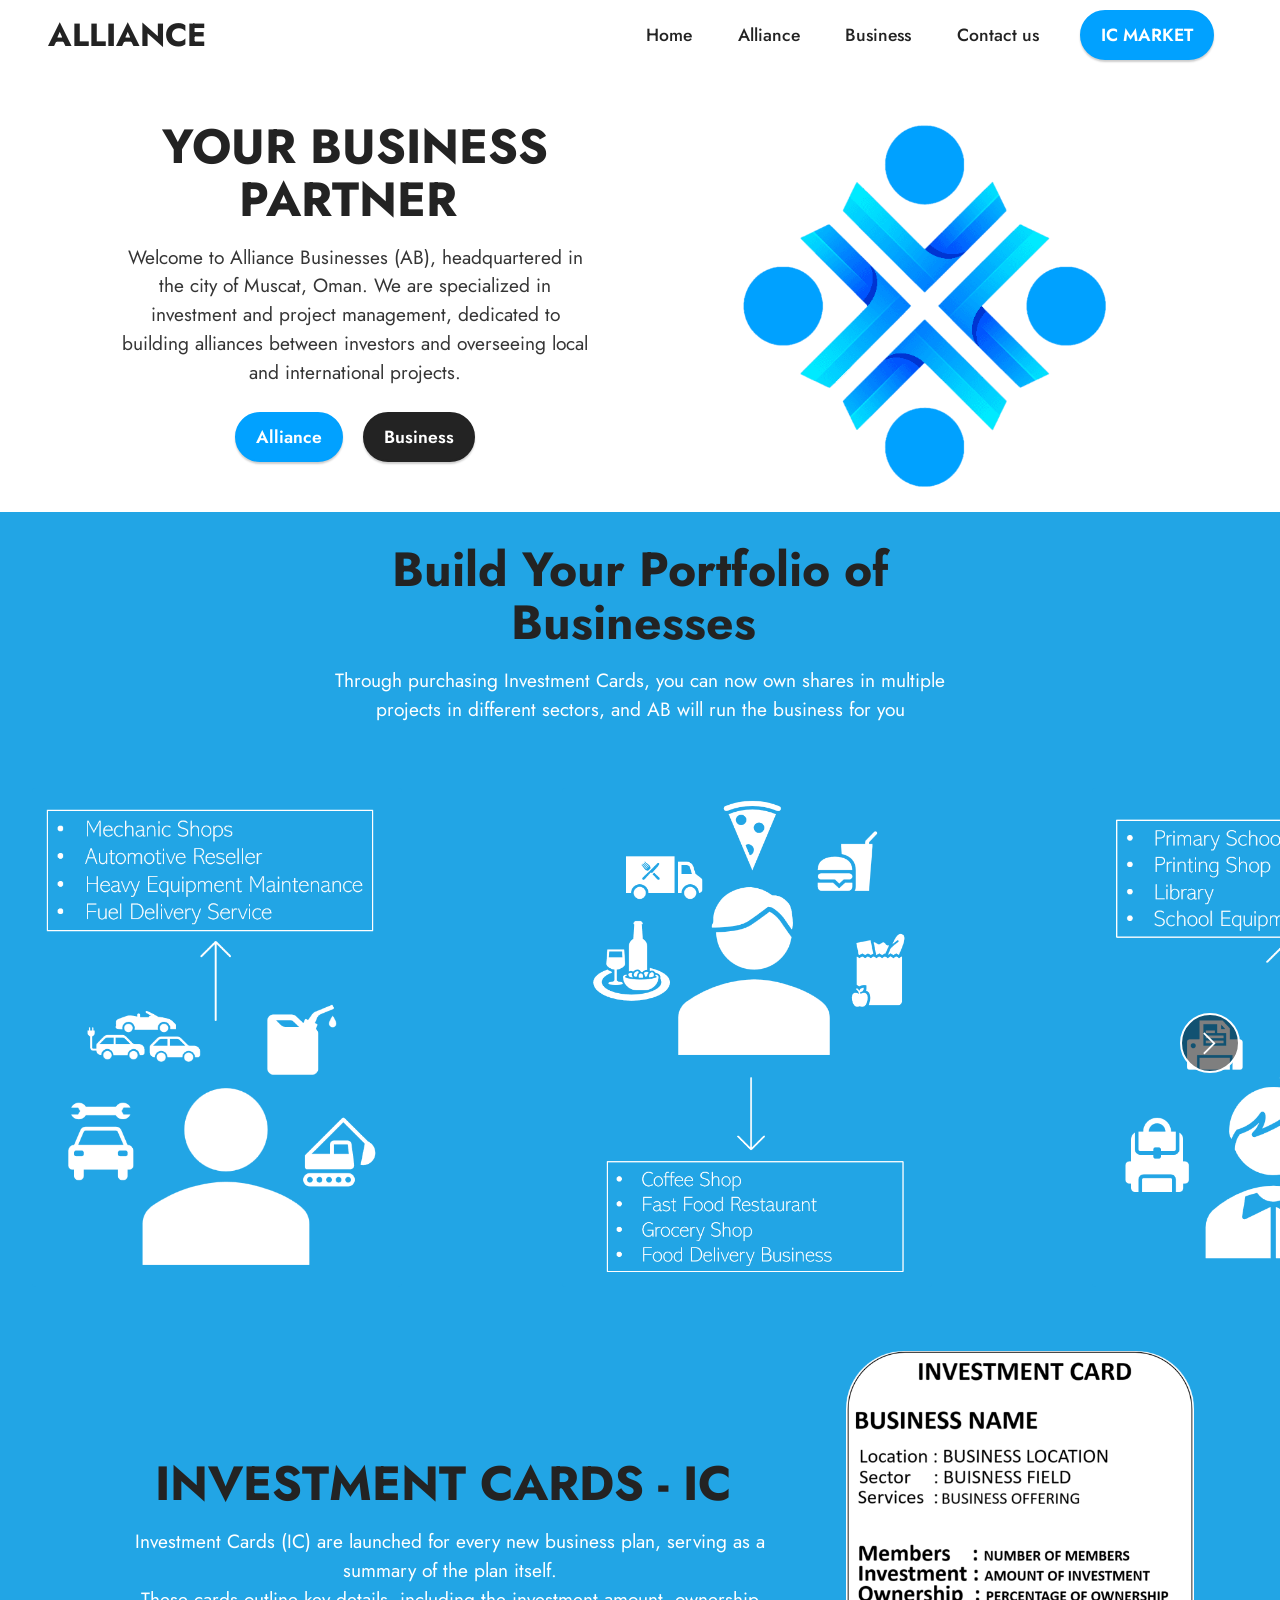
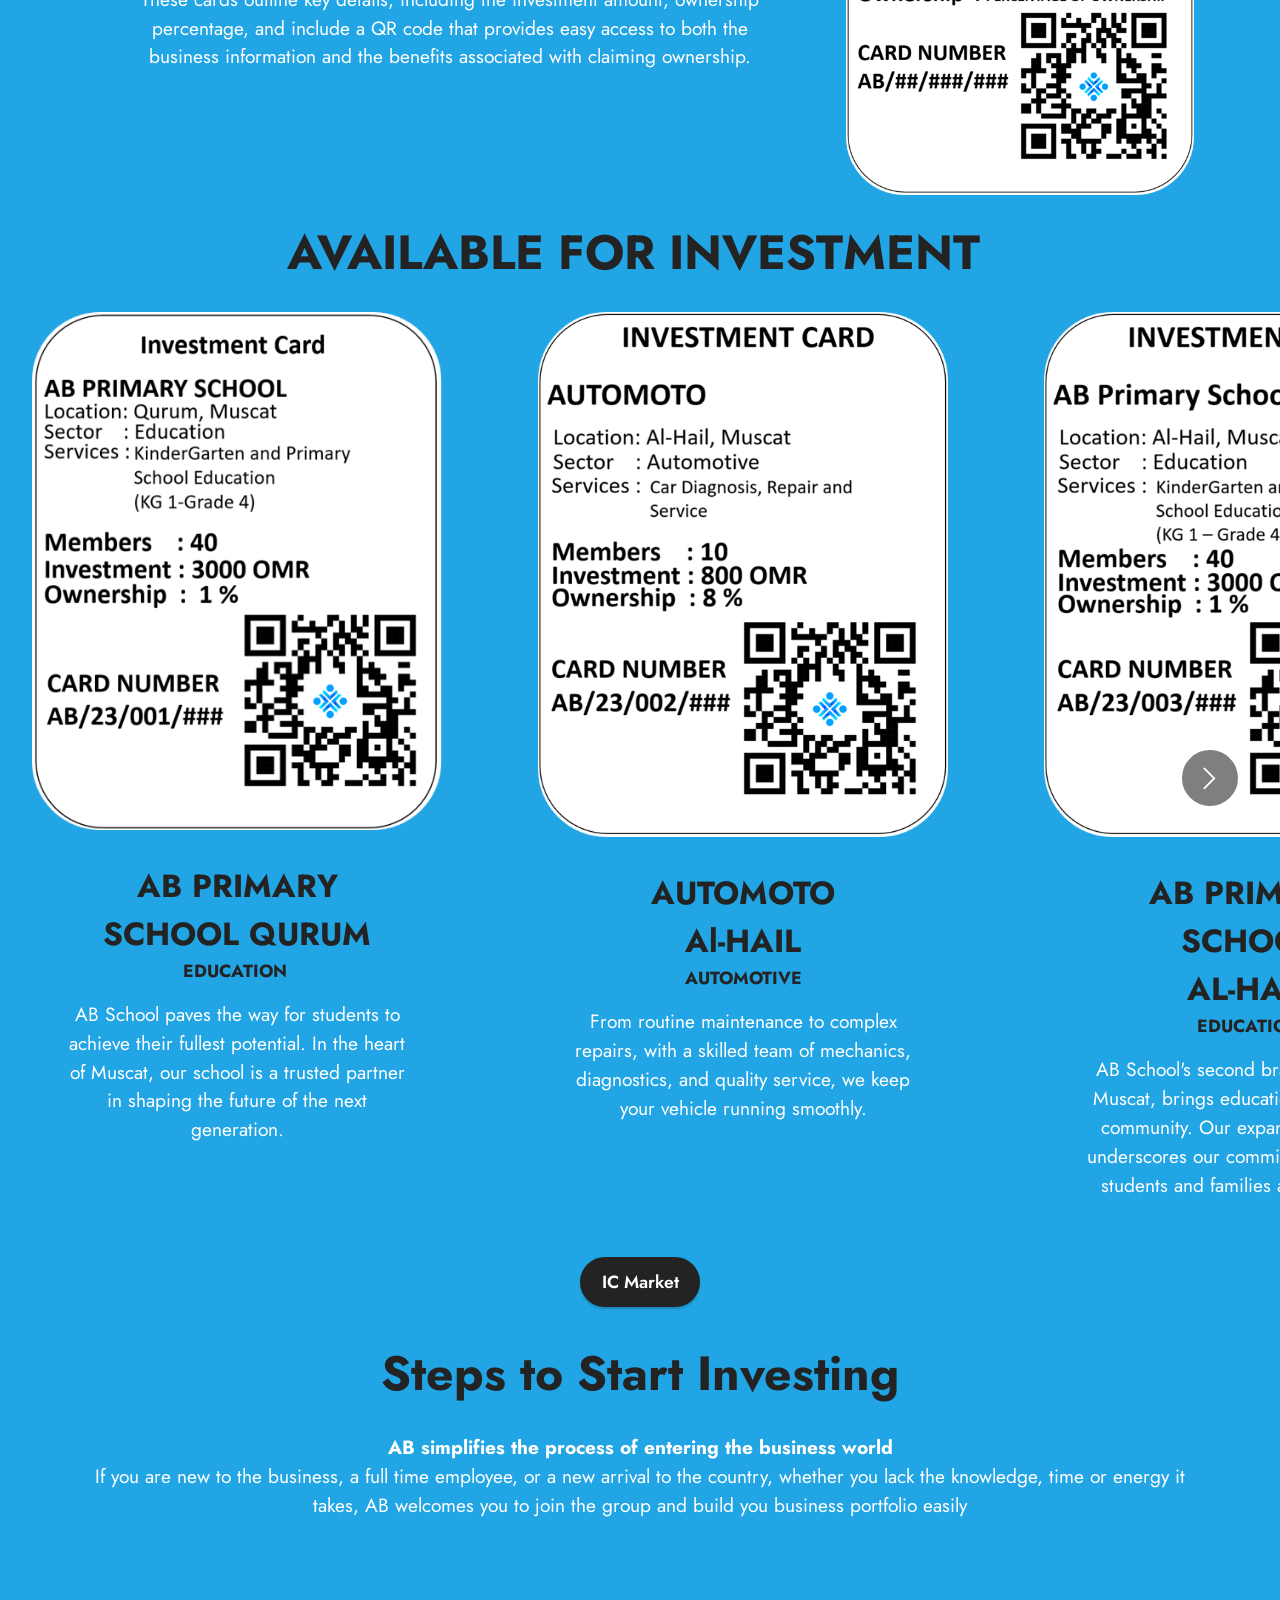
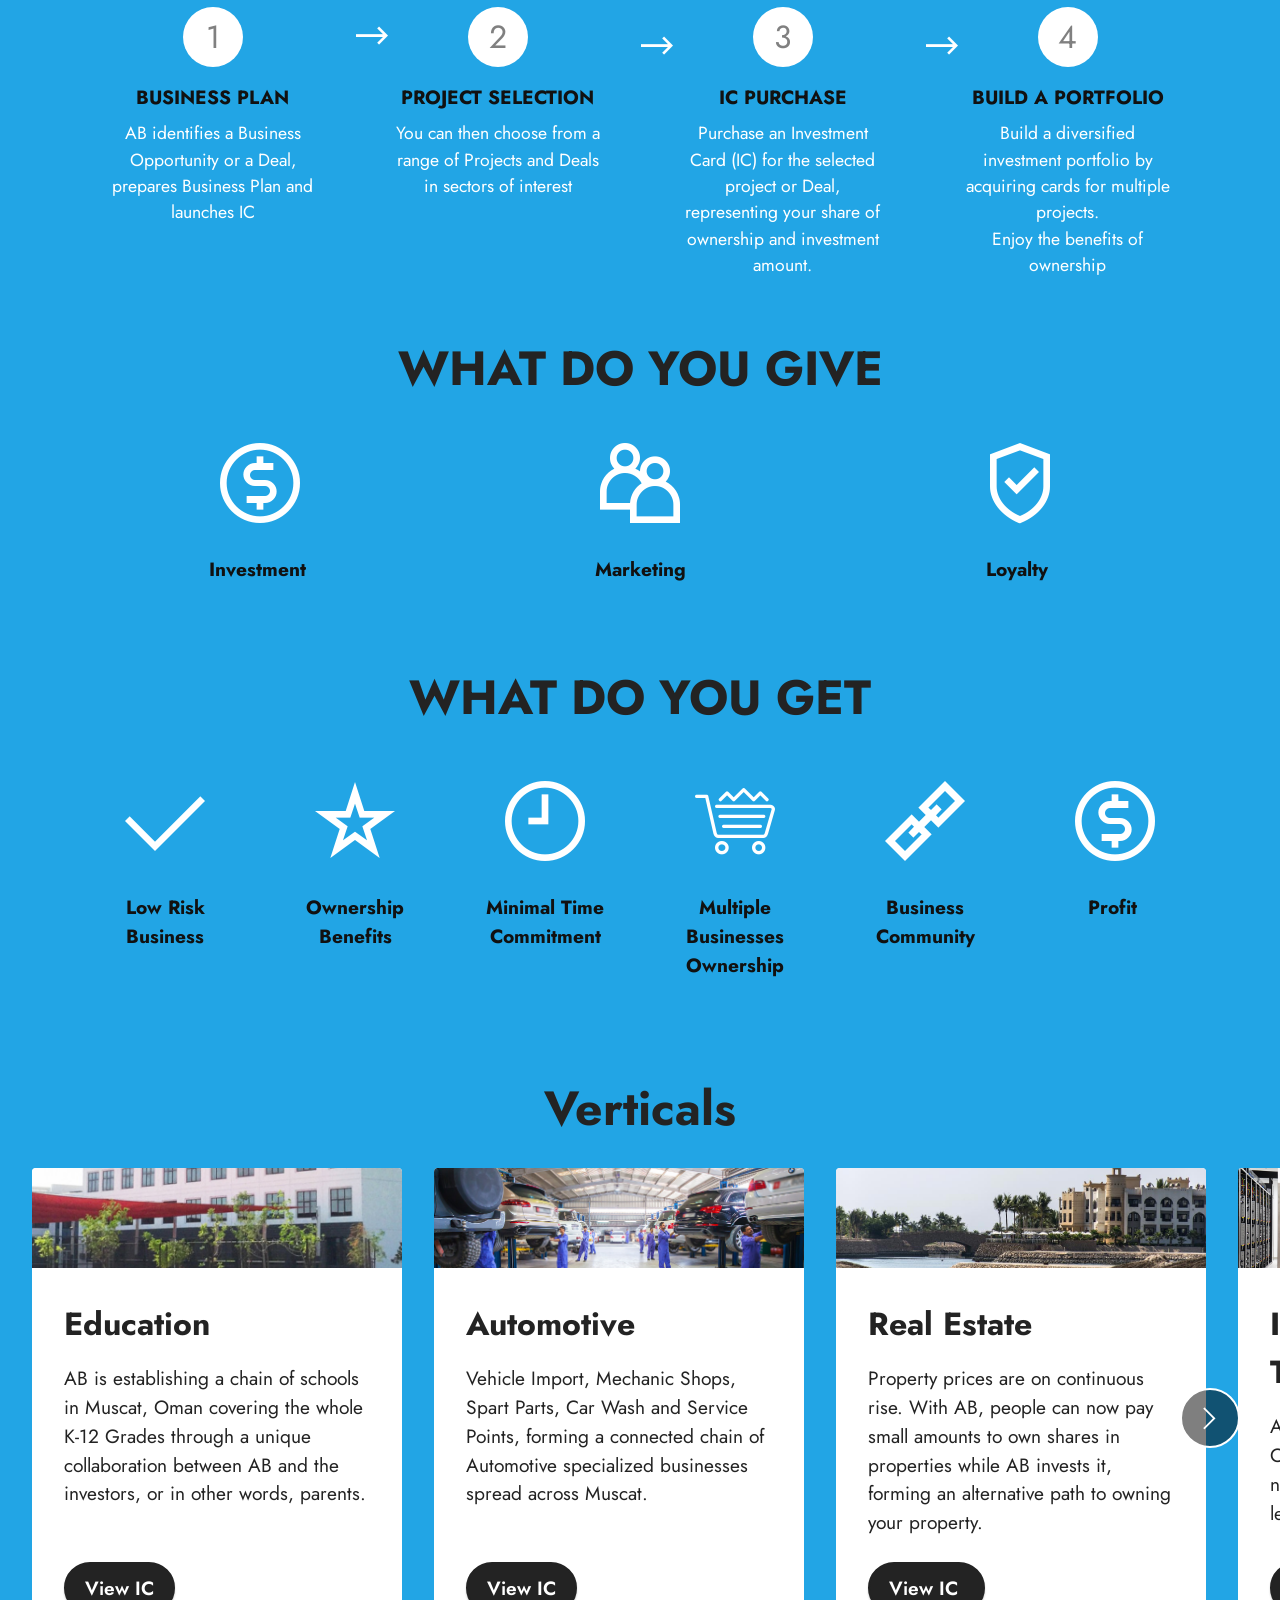
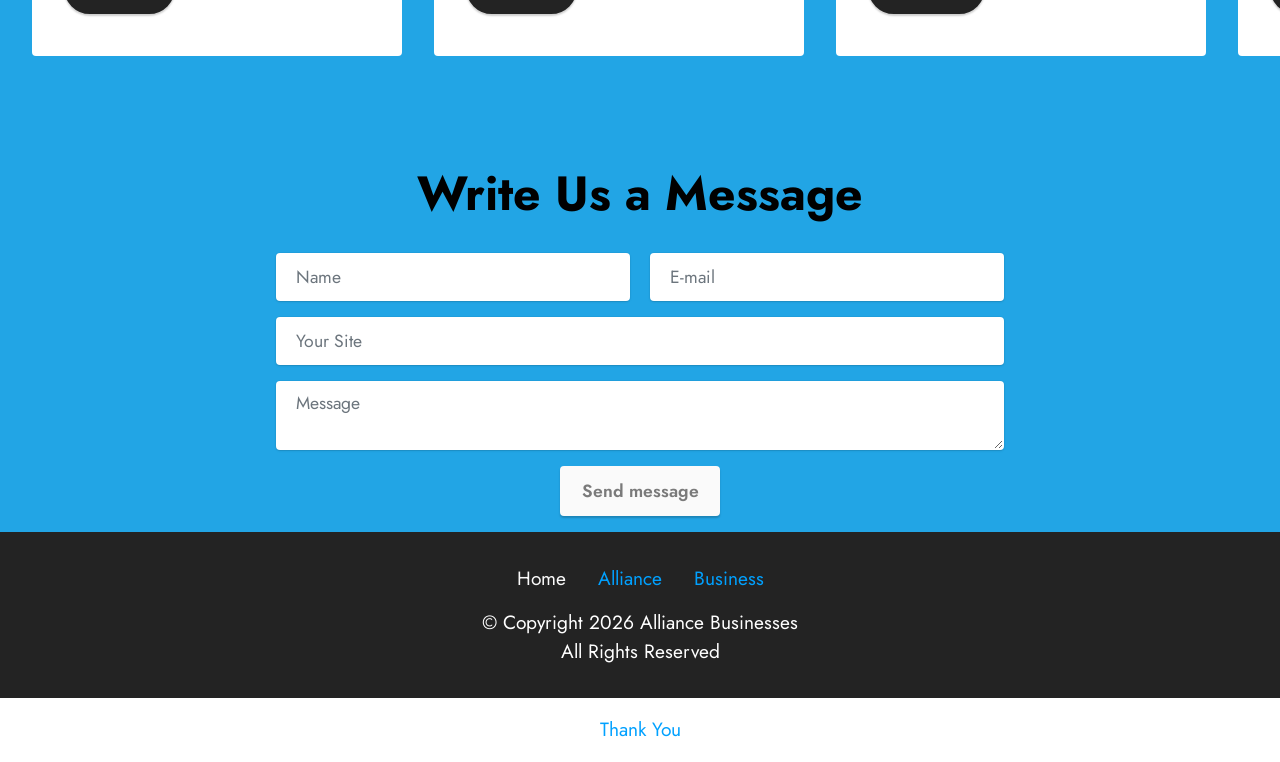
<file: index.html>
<!DOCTYPE html>
<html  >
<head>
  <!-- Site made with Mobirise Website Builder v6.0.6, https://mobirise.com -->
  <meta charset="UTF-8">
  <meta http-equiv="X-UA-Compatible" content="IE=edge">
  <meta name="generator" content="Mobirise v6.0.6, mobirise.com">
  <meta name="viewport" content="width=device-width, initial-scale=1, minimum-scale=1">
  <link rel="shortcut icon" href="assets/images/logo-nobg-1.png" type="image/x-icon">
  <meta name="description" content="">
  
  
  <title>Home</title>
  <link rel="stylesheet" href="assets/web/assets/mobirise-icons2/mobirise2.css">
  <link rel="stylesheet" href="assets/web/assets/mobirise-icons/mobirise-icons.css">
  <link rel="stylesheet" href="assets/bootstrap/css/bootstrap.min.css">
  <link rel="stylesheet" href="assets/bootstrap/css/bootstrap-grid.min.css">
  <link rel="stylesheet" href="assets/bootstrap/css/bootstrap-reboot.min.css">
  <link rel="stylesheet" href="assets/dropdown/css/style.css">
  <link rel="stylesheet" href="assets/socicon/css/styles.css">
  <link rel="stylesheet" href="assets/theme/css/style.css">
  <link rel="preload" href="https://fonts.googleapis.com/css?family=Jost:100,200,300,400,500,600,700,800,900,100i,200i,300i,400i,500i,600i,700i,800i,900i&display=swap" as="style" onload="this.onload=null;this.rel='stylesheet'">
  <noscript><link rel="stylesheet" href="https://fonts.googleapis.com/css?family=Jost:100,200,300,400,500,600,700,800,900,100i,200i,300i,400i,500i,600i,700i,800i,900i&display=swap"></noscript>
  <link rel="preload" as="style" href="assets/mobirise/css/mbr-additional.css?v=Lxeyzc"><link rel="stylesheet" href="assets/mobirise/css/mbr-additional.css?v=Lxeyzc" type="text/css">

  
  
  
</head>
<body>
  
  <section data-bs-version="5.1" class="menu menu2 cid-sFCw1qGFAI" once="menu" id="menu2-23">
    
    <nav class="navbar navbar-dropdown navbar-fixed-top navbar-expand-lg">
        <div class="container-fluid">
            <div class="navbar-brand">
                
                <span class="navbar-caption-wrap"><a class="navbar-caption text-black text-primary display-5" href="index.html">ALLIANCE</a></span>
            </div>
            <button class="navbar-toggler" type="button" data-toggle="collapse" data-bs-toggle="collapse" data-target="#navbarSupportedContent" data-bs-target="#navbarSupportedContent" aria-controls="navbarNavAltMarkup" aria-expanded="false" aria-label="Toggle navigation">
                <div class="hamburger">
                    <span></span>
                    <span></span>
                    <span></span>
                    <span></span>
                </div>
            </button>
            <div class="collapse navbar-collapse" id="navbarSupportedContent">
                <ul class="navbar-nav nav-dropdown" data-app-modern-menu="true"><li class="nav-item"><a class="nav-link link text-black text-primary display-4" href="index.html">Home</a></li><li class="nav-item"><a class="nav-link link text-black text-primary display-4" href="Alliance.html">Alliance</a></li>
                    <li class="nav-item"><a class="nav-link link text-black text-primary display-4" href="Business.html">Business</a></li><li class="nav-item"><a class="nav-link link text-black text-primary display-4" href="index.html#form5-1m">Contact us</a></li></ul>
                
                <div class="navbar-buttons mbr-section-btn"><a class="btn btn-info display-4" href="ICMarket.html">IC MARKET</a></div>
            </div>
        </div>
    </nav>
</section>

<section data-bs-version="5.1" class="header14 cid-sFzxmVl7J6" id="header14-1f">

    

    

    <div class="container">
        <div class="row justify-content-center align-items-center">
            <div class="col-12 col-md-6 image-wrapper">
                <img src="assets/images/logo-nobg-hd.png" alt="Mobirise Website Builder">
            </div>
            <div class="col-12 col-md">
                <div class="text-wrapper">
                    <h1 class="mbr-section-title mbr-fonts-style mb-3 display-1"><strong>YOUR BUSINESS PARTNER&nbsp;</strong></h1>
                    <p class="mbr-text mbr-fonts-style display-7">
                        Welcome to Alliance Businesses (AB), headquartered in the city of Muscat, Oman. We are specialized in investment and project management, dedicated to building alliances between investors and overseeing local and international projects.</p>
                    <div class="mbr-section-btn mt-3"><a class="btn btn-info display-4" href="Alliance.html">Alliance</a>
                        <a class="btn btn-black display-4" href="Business.html">Business</a></div>
                </div>
            </div>
        </div>
    </div>
</section>

<section data-bs-version="5.1" class="header13 cid-tRAGCWcg2K" id="header13-1e">

    

    
    

    <div class="align-center container">
        <div class="row justify-content-center">
            <div class="col-12 col-lg-7">
                <h1 class="mbr-section-title mbr-fonts-style mb-3 display-1"><strong>Build Your Portfolio of Businesses&nbsp;</strong></h1>
                
                <p class="mbr-text mbr-fonts-style mb-3 display-7">Through purchasing Investment Cards, you can now own shares in multiple projects in different sectors, and AB will run the business for you</p>
                
                
            </div>
        </div>
    </div>
</section>

<section data-bs-version="5.1" class="slider5 mbr-embla cid-tRAJPOgXQJ" id="slider5-1n">
    
    
    <div class="position-relative">
        
        <div class="embla mt-4" data-skip-snaps="true" data-align="center" data-contain-scroll="trimSnaps" data-auto-play-interval="5" data-draggable="true">
            <div class="embla__viewport container-fluid">
                <div class="embla__container">
                    <div class="embla__slide slider-image item active" style="margin-left: 5rem; margin-right: 5rem;">
                        <div class="slide-content">
                            <div class="item-img">
                                <div class="item-wrapper">
                                    <img src="assets/images/screenshot-2023-10-3.png" alt="Mobirise Website Builder" title="" data-slide-to="1" data-bs-slide-to="1">
                                </div>
                            </div>
                            
                            
                        </div>
                    </div>
                    <div class="embla__slide slider-image item" style="margin-left: 5rem; margin-right: 5rem;">
                        <div class="slide-content">
                            <div class="item-img">
                                <div class="item-wrapper">
                                    <img src="assets/images/screenshot-2023-10-4.png" alt="Mobirise Website Builder" title="" data-slide-to="2" data-bs-slide-to="2">
                                </div>
                            </div>
                            
                            
                        </div>
                    </div>
                    <div class="embla__slide slider-image item" style="margin-left: 5rem; margin-right: 5rem;">
                        <div class="slide-content">
                            <div class="item-img">
                                <div class="item-wrapper">
                                    <img src="assets/images/screenshot-2023-10-5.png" alt="Mobirise Website Builder" title="" data-slide-to="2" data-bs-slide-to="2">
                                </div>
                            </div>
                            
                            
                        </div>
                    </div>
                    
                </div>
            </div>
            <button class="embla__button embla__button--prev">
                <span class="mobi-mbri mobi-mbri-arrow-prev mbr-iconfont" aria-hidden="true"></span>
                <span class="sr-only visually-hidden visually-hidden">Previous</span>
            </button>
            <button class="embla__button embla__button--next">
                <span class="mobi-mbri mobi-mbri-arrow-next mbr-iconfont" aria-hidden="true"></span>
                <span class="sr-only visually-hidden visually-hidden">Next</span>
            </button>
        </div>
    </div>
</section>

<section data-bs-version="5.1" class="header14 cid-tRAGK8kDdf" id="header14-1g">

    

    

    <div class="container">
        <div class="row justify-content-center align-items-center">
            <div class="col-12 col-md-4 image-wrapper">
                <img src="assets/images/ic-example.png" alt="Mobirise Website Builder">
            </div>
            <div class="col-12 col-md">
                <div class="text-wrapper">
                    <h1 class="mbr-section-title mbr-fonts-style mb-3 display-1"><strong>INVESTMENT CARDS - IC&nbsp;</strong></h1>
                    <p class="mbr-text mbr-fonts-style display-7">Investment Cards (IC) are launched for every new business plan, serving as a summary of the plan itself.
<br>These cards outline key details, including the investment amount, ownership percentage, and include a QR code that provides easy access to both the business information and the benefits associated with claiming ownership.<br></p>
                    
                </div>
            </div>
        </div>
    </div>
</section>

<section data-bs-version="5.1" class="slider3 mbr-embla cid-tRAGLLn5h8" id="slider3-1h">
    

    
    
    <div class="position-relative text-center">
        <div class="col-12">
            <h3 class="mbr-section-title mbr-fonts-style align-center mb-4 display-2"><strong>AVAILABLE FOR INVESTMENT&nbsp;</strong></h3>
            
        </div>
        <div class="embla" data-skip-snaps="true" data-align="center" data-contain-scroll="trimSnaps" data-auto-play-interval="5" data-draggable="true">
            <div class="embla__viewport container-fluid">
                <div class="embla__container">
                    <div class="embla__slide slider-image item active" style="margin-left: 3rem; margin-right: 3rem;">
                        <div class="card-wrap">
                            <div class="item-wrapper position-relative">
                                <div class="image-wrap">
                                    <img src="assets/images/ic-2.png" alt="Mobirise Website Builder" data-slide-to="0" data-bs-slide-to="0">
                                </div>
                            </div>
                            <div class="content-wrap">
                                <h5 class="mbr-section-title card-title mbr-fonts-style align-center m-0 display-5"><strong>AB PRIMARY SCHOOL QURUM</strong></h5>
                                <h6 class="mbr-role mbr-fonts-style align-center mb-3 display-4">
                                    <strong>EDUCATION&nbsp;</strong></h6>
                                <p class="card-text mbr-fonts-style align-center display-7">
                                    AB School paves the way for students to achieve their fullest potential. In the heart of Muscat, our school is a trusted partner in shaping the future of the next generation.</p>
                                
                                
                            </div>
                        </div>
                    </div><div class="embla__slide slider-image item" style="margin-left: 3rem; margin-right: 3rem;">
                        <div class="card-wrap">
                            <div class="item-wrapper position-relative">
                                <div class="image-wrap">
                                    <img src="assets/images/ic-3.png" alt="Mobirise Website Builder" data-slide-to="1" data-bs-slide-to="1">
                                </div>
                            </div>
                            <div class="content-wrap">
                                <h5 class="mbr-section-title card-title mbr-fonts-style align-center m-0 display-5">
                                    <strong>AUTOMOTO</strong><br><strong>Al-HAIL</strong></h5>
                                <h6 class="mbr-role mbr-fonts-style align-center mb-3 display-4">
                                    <strong>AUTOMOTIVE</strong></h6>
                                <p class="card-text mbr-fonts-style align-center display-7">
                                    From routine maintenance to complex repairs, with a skilled team of mechanics, diagnostics, and quality service, we keep your vehicle running smoothly.</p>
                                
                                
                            </div>
                        </div>
                    </div><div class="embla__slide slider-image item" style="margin-left: 3rem; margin-right: 3rem;">
                        <div class="card-wrap">
                            <div class="item-wrapper position-relative">
                                <div class="image-wrap">
                                    <img src="assets/images/ic-4.png" alt="Mobirise Website Builder" data-slide-to="2" data-bs-slide-to="2">
                                </div>
                            </div>
                            <div class="content-wrap">
                                <h5 class="mbr-section-title card-title mbr-fonts-style align-center m-0 display-5"><strong>AB PRIMARY SCHOOL</strong><br><strong>AL-HAIL</strong></h5>
                                <h6 class="mbr-role mbr-fonts-style align-center mb-3 display-4">
                                    <strong>EDUCATION</strong></h6>
                                <p class="card-text mbr-fonts-style align-center display-7">
                                    AB School's second branch in Al-Hail, Muscat, brings education closer to the community. Our expansion in Al-Hail underscores our commitment to serving students and families across the city.</p>
                                
                                
                            </div>
                        </div>
                    </div>
                    
                    
                    
                </div>
            </div>
            <button class="embla__button embla__button--prev">
                <span class="mobi-mbri mobi-mbri-arrow-prev mbr-iconfont" aria-hidden="true"></span>
                <span class="sr-only visually-hidden visually-hidden">Previous</span>
            </button>
            <button class="embla__button embla__button--next">
                <span class="mobi-mbri mobi-mbri-arrow-next mbr-iconfont" aria-hidden="true"></span>
                <span class="sr-only visually-hidden visually-hidden">Next</span>
            </button>
        </div>
    </div>
</section>

<section data-bs-version="5.1" class="content11 cid-tRAHCHhuz4" id="content11-1m">
    
    <div class="container">
        <div class="row justify-content-center">
            <div class="col-md-12 col-lg-10">
                <div class="mbr-section-btn align-center"><a class="btn btn-black display-4" href="ICMarket.html">IC Market</a></div>
            </div>
        </div>
    </div>
</section>

<section data-bs-version="5.1" class="features23 cid-tRAGMrRYv1" id="features24-1i">

    
    
    <div class="container">
        <div class="row justify-content-center">
            <div class="col-12">
                <div class="card-wrapper mb-4">
                    <div class="card-box align-center">
                        <h4 class="card-title mbr-fonts-style mb-4 display-2">
                            <strong>Steps to Start Investing</strong></h4>
                        <p class="mbr-text mbr-fonts-style mb-4 display-7"><strong>AB simplifies the process of entering the business world<br></strong>If you are new to the business, a full time employee, or a new arrival to the country, whether you lack the knowledge, time or energy it takes, AB welcomes you to join the group and build you business portfolio easily</p>
                        
                    </div>
                </div>
            </div>
            <div class="col-12 col-md-6 col-lg-3">
                <div class="item first mbr-flex p-4">
                    <div class="icon-wrap w-100">
                        <div class="icon-box">
                            <span class="step-number mbr-fonts-style display-5">1</span>
                        </div>
                    </div>

                    <div class="text-box">
                        <h4 class="icon-title card-title mbr-black mbr-fonts-style display-7"><strong>BUSINESS PLAN</strong></h4>
                        <h5 class="mbr-text mbr-black mbr-fonts-style display-4">AB identifies a Business Opportunity or a Deal, prepares Business Plan and launches IC<div><br></div></h5>
                    </div>
                </div>
                <!-- <span mbr-icon class="mbr-iconfont mobi-mbri-devices mobi-mbri"></span> -->
            </div>
            <div class="col-12 col-md-6 col-lg-3">
                <div class="item mbr-flex p-4">
                    <div class="icon-wrap w-100">
                        <div class="icon-box">
                            <span class="step-number mbr-fonts-style display-5">2</span>
                        </div>
                    </div>
                    <div class="text-box">
                        <h4 class="icon-title card-title mbr-black mbr-fonts-style display-7"><strong>PROJECT SELECTION</strong></h4>
                        <h5 class="mbr-text mbr-black mbr-fonts-style display-4"><div>You can then choose from a range of Projects and Deals in sectors of interest</div></h5>
                    </div>
                </div>
            </div>
            <div class="col-12 col-md-6 col-lg-3">
                <div class="item mbr-flex p-4">
                    <div class="icon-wrap w-100">
                        <div class="icon-box">
                            <span class="step-number mbr-fonts-style display-5">3</span>
                        </div>
                    </div>
                    <div class="text-box">
                        <h4 class="icon-title card-title mbr-black mbr-fonts-style display-7"><strong>IC PURCHASE</strong></h4>
                        <h5 class="mbr-text mbr-black mbr-fonts-style display-4">Purchase an Investment Card (IC) for the selected project or Deal, representing your share of ownership and investment amount.</h5>
                    </div>
                </div>
            </div>
            <div class="col-12 col-md-6 col-lg-3">
                <div class="item mbr-flex p-4">
                    <div class="icon-wrap w-100">
                        <div class="icon-box">
                            <span class="step-number mbr-fonts-style display-5">4</span>
                        </div>
                    </div>
                    <div class="text-box">
                        <h4 class="icon-title card-title mbr-black mbr-fonts-style display-7"><strong>BUILD A PORTFOLIO</strong></h4>
                        <h5 class="mbr-text mbr-black mbr-fonts-style display-4">Build a diversified investment portfolio by acquiring cards for multiple projects.
<div>Enjoy the benefits of ownership</div></h5>
                    </div>
                </div>
            </div>
            
            
            
            
        </div>
    </div>
</section>

<section data-bs-version="5.1" class="features13 cid-tRAGNdrPo1" id="features14-1j">
    

    
    
    <div class="container">
        <div class="row">
            <div class="col-12">
                <h3 class="mbr-section-title align-center mb-4 mbr-fonts-style display-2"><strong>WHAT DO YOU GIVE</strong></h3>
            </div>
            <div class="card col-12 col-md-4 col-lg-2 p-3">
                <div class="card-wrapper">
                    <div class="card-box align-center">
                        <span class="mbr-iconfont mobi-mbri-cash mobi-mbri"></span>
                        <h4 class="card-title align-center mbr-black mbr-fonts-style display-7">
                            <strong>Investment&nbsp;</strong></h4>
                    </div>
                </div>
            </div>
            <div class="card p-3 col-12 col-md-4 col-lg-2">
                <div class="card-wrapper">
                    <div class="card-box align-center">
                        <span class="mbr-iconfont mobi-mbri-users mobi-mbri"></span>
                        <h4 class="card-title align-center mbr-black mbr-fonts-style display-7"><strong>Marketing</strong></h4>
                    </div>
                </div>
            </div>
            <div class="card p-3 col-12 col-md-4 col-lg-2">
                <div class="card-wrapper">
                    <div class="card-box align-center">
                        <span class="mbr-iconfont mobi-mbri-protect mobi-mbri"></span>
                        <h4 class="card-title align-center mbr-black mbr-fonts-style display-7"><span style="font-size: 19.2px;"><strong>Loyalty</strong></span><strong>&nbsp;</strong></h4>
                    </div>
                </div>
            </div>
            
            
            
        </div>
    </div>
</section>

<section data-bs-version="5.1" class="features14 cid-tRAGO1Kp6V" id="features14-1k">
    

    
    
    <div class="container">
        <div class="row mb-5">
            <div class="col-12">
                <h3 class="mbr-section-title align-center mbr-fonts-style display-2"><strong>WHAT DO YOU GET</strong></h3>
            </div>
        </div>
        <div class="row">
            <div class="item features-without-image mb-5 col-12 col-md-2">
                <div class="item-wrapper">
                    <div class="card-box align-center">
                        <span class="mbr-iconfont mobi-mbri-success mobi-mbri"></span>
                        <h4 class="card-title align-center mbr-black mbr-fonts-style display-7"><strong>Low Risk Business</strong></h4>
                    </div>
                </div>
            </div>
            <div class="item features-without-image mb-5 col-12 col-md-2">
                <div class="item-wrapper">
                    <div class="card-box align-center">
                        <span class="mbr-iconfont mobi-mbri-star mobi-mbri"></span>
                        <h4 class="card-title align-center mbr-black mbr-fonts-style display-7"><strong>Ownership Benefits</strong></h4>
                    </div>
                </div>
            </div>
            <div class="item features-without-image mb-5 col-12 col-md-2">
                <div class="item-wrapper">
                    <div class="card-box align-center">
                        <span class="mbr-iconfont mobi-mbri-clock mobi-mbri"></span>
                        <h4 class="card-title align-center mbr-black mbr-fonts-style display-7"><strong>Minimal Time Commitment</strong></h4>
                    </div>
                </div>
            </div>
            <div class="item features-without-image mb-5 col-12 col-md-2">
                <div class="item-wrapper">
                    <div class="card-box align-center">
                        <span class="mbr-iconfont mbri-cart-full"></span>
                        <h4 class="card-title align-center mbr-black mbr-fonts-style display-7"><strong>Multiple Businesses Ownership</strong></h4>
                    </div>
                </div>
            </div>
            <div class="item features-without-image mb-5 col-12 col-md-2">
                <div class="item-wrapper">
                    <div class="card-box align-center">
                        <span class="mbr-iconfont mobi-mbri-link mobi-mbri"></span>
                        <h4 class="card-title align-center mbr-black mbr-fonts-style display-7">
                            <strong>Business Community</strong></h4>
                    </div>
                </div>
            </div>
            <div class="item features-without-image mb-5 col-12 col-md-2">
                <div class="item-wrapper">
                    <div class="card-box align-center">
                        <span class="mbr-iconfont mobi-mbri-cash mobi-mbri"></span>
                        <h4 class="card-title align-center mbr-black mbr-fonts-style display-7">
                            <strong>Profit&nbsp;</strong></h4>
                    </div>
                </div>
            </div>
        </div>
    </div>
</section>

<section data-bs-version="5.1" class="slider5 mbr-embla cid-tRAGSrwnHM" id="slider5-1l">
    
    
    <div class="position-relative">
        <div class="mbr-section-head">
            <h4 class="mbr-section-title mbr-fonts-style align-center mb-0 display-2"><strong>Verticals</strong></h4>
            
        </div>
        <div class="embla mt-4" data-skip-snaps="true" data-align="center" data-contain-scroll="trimSnaps" data-auto-play-interval="5" data-draggable="true">
            <div class="embla__viewport container-fluid">
                <div class="embla__container">
                    <div class="embla__slide slider-image item active" style="margin-left: 1rem; margin-right: 1rem;">
                        <div class="slide-content">
                            <div class="item-img">
                                <div class="item-wrapper">
                                    <img src="assets/images/0ccb635446a9-1.jpeg" alt="Mobirise Website Builder" title="" data-slide-to="1" data-bs-slide-to="1">
                                </div>
                            </div>
                            <div class="item-content">
                                <h5 class="item-title mbr-fonts-style display-5"><strong>Education</strong></h5>
                                
                                <p class="mbr-text mbr-fonts-style mt-3 display-7">AB is establishing a chain of schools in Muscat, Oman covering the whole K-12 Grades through a unique collaboration between AB and the investors, or in other words, parents.</p>
                            </div>
                            <div class="mbr-section-btn item-footer mt-2"><a href="EducationPlan.html" class="btn item-btn btn-black display-7" target="_blank">View IC</a></div>
                        </div>
                    </div>
                    <div class="embla__slide slider-image item" style="margin-left: 1rem; margin-right: 1rem;">
                        <div class="slide-content">
                            <div class="item-img">
                                <div class="item-wrapper">
                                    <img src="assets/images/banner-img.jpg" alt="Mobirise Website Builder" title="" data-slide-to="2" data-bs-slide-to="2">
                                </div>
                            </div>
                            <div class="item-content">
                                <h5 class="item-title mbr-fonts-style display-5"><strong>Automotive</strong></h5>
                                
                                <p class="mbr-text mbr-fonts-style mt-3 display-7">Vehicle Import, Mechanic Shops, Spart Parts,&nbsp;Car Wash and Service Points, forming a connected chain of Automotive specialized businesses spread across Muscat.</p>
                            </div>
                            <div class="mbr-section-btn item-footer mt-2"><a href="AutomotivePlan.html" class="btn item-btn btn-black display-7" target="_blank">View IC</a></div>
                        </div>
                    </div>
                    <div class="embla__slide slider-image item" style="margin-left: 1rem; margin-right: 1rem;">
                        <div class="slide-content">
                            <div class="item-img">
                                <div class="item-wrapper">
                                    <img src="assets/images/oman-real-estate.jpg" alt="Mobirise Website Builder" title="" data-slide-to="2" data-bs-slide-to="2">
                                </div>
                            </div>
                            <div class="item-content">
                                <h5 class="item-title mbr-fonts-style display-5"><strong>Real Estate</strong></h5>
                                
                                <p class="mbr-text mbr-fonts-style mt-3 display-7">Property prices are on continuous rise. With AB, people can now pay small amounts to own shares in properties while AB invests it, forming an alternative path to owning your property.<br></p>
                            </div>
                            <div class="mbr-section-btn item-footer mt-2"><a href="ICMarket.html" class="btn item-btn btn-black display-7" target="_blank">View IC&nbsp;</a></div>
                        </div>
                    </div><div class="embla__slide slider-image item" style="margin-left: 1rem; margin-right: 1rem;">
                        <div class="slide-content">
                            <div class="item-img">
                                <div class="item-wrapper">
                                    <img src="assets/images/lovepik-server-rack-and-data-line-picture-500277801.jpg" alt="Mobirise Website Builder" title="" data-slide-to="3" data-bs-slide-to="3">
                                </div>
                            </div>
                            <div class="item-content">
                                <h5 class="item-title mbr-fonts-style display-5"><strong>Information Technology</strong></h5>
                                
                                <p class="mbr-text mbr-fonts-style mt-3 display-7">AB Provides various IT and Cybersecurity solutions through a network of partnerships with world leading technology providers.</p>
                            </div>
                            <div class="mbr-section-btn item-footer mt-2"><a href="ICMarket.html" class="btn item-btn btn-black display-7" target="_blank">View IC</a></div>
                        </div>
                    </div>
                    
                </div>
            </div>
            <button class="embla__button embla__button--prev">
                <span class="mobi-mbri mobi-mbri-arrow-prev mbr-iconfont" aria-hidden="true"></span>
                <span class="sr-only visually-hidden visually-hidden">Previous</span>
            </button>
            <button class="embla__button embla__button--next">
                <span class="mobi-mbri mobi-mbri-arrow-next mbr-iconfont" aria-hidden="true"></span>
                <span class="sr-only visually-hidden visually-hidden">Next</span>
            </button>
        </div>
    </div>
</section>

<section data-bs-version="5.1" class="form5 cid-sFzDs3t9EG" id="form5-1m">
    
    
    <div class="container">
        <div class="mbr-section-head">
            <h3 class="mbr-section-title mbr-fonts-style align-center mb-0 display-2"><strong>Write Us a Message</strong></h3>
            
        </div>
        <div class="row justify-content-center mt-4">
            <div class="col-lg-8 mx-auto mbr-form">
                <form action="https://mobirise.eu/" method="POST" class="mbr-form form-with-styler" data-verified="">
                    <div class="row">
                        
                        <div hidden="hidden" data-form-alert-danger="" class="alert alert-danger col-12">Oops...! some
                            problem!</div>
                    </div>
                    <div class="dragArea row">
                        <div class="col-md col-sm-12 form-group mb-3" data-for="name">
                            <input type="text" name="name" placeholder="Name" data-form-field="name" class="form-control" value="" id="name-form5-1m">
                        </div>
                        <div class="col-md col-sm-12 form-group mb-3" data-for="email">
                            <input type="email" name="email" placeholder="E-mail" data-form-field="email" class="form-control" value="" id="email-form5-1m">
                        </div>
                        <div class="col-12 form-group mb-3" data-for="url">
                            <input type="url" name="url" placeholder="Your Site" data-form-field="url" class="form-control" value="" id="url-form5-1m">
                        </div>
                        <div class="col-12 form-group mb-3" data-for="textarea">
                            <textarea name="textarea" placeholder="Message" data-form-field="textarea" class="form-control" id="textarea-form5-1m"></textarea>
                        </div>
                        <div class="col-lg-12 col-md-12 col-sm-12 align-center mbr-section-btn"><button type="submit" class="btn btn-white display-4">Send message</button></div>
                    </div>
                </form>
            </div>
        </div>
    </div>
</section>

<section data-bs-version="5.1" class="footer3 cid-sFCygHrmNf" once="footers" id="footer3-24">

    

    

    <div class="container">
        <div class="row align-center mbr-white">
            <div class="row row-links">
                <ul class="foot-menu">
                    
                    
                    
                    
                    
                <li class="foot-menu-item mbr-fonts-style display-7"><a href="index.html" class="text-white text-primary">Home</a></li><li class="foot-menu-item mbr-fonts-style display-7"><a href="page1.html" class="text-primary">Alliance</a></li><li class="foot-menu-item mbr-fonts-style display-7"><a href="page2.html" class="text-primary">Business</a></li></ul>
            </div>
            
            <div class="row row-copirayt">
                <p class="mbr-text mb-0 mbr-fonts-style mbr-white align-center display-7">
                    © Copyright 2026 Alliance Businesses<br>All Rights Reserved</p>
            </div>
        </div>
    </div>
</section><section class="display-7" style="padding: 0;align-items: center;justify-content: center;flex-wrap: wrap;    align-content: center;display: flex;position: relative;height: 4rem;"><a href="https://mobiri.se/" style="flex: 1 1;height: 4rem;position: absolute;width: 100%;z-index: 1;"><img alt="" style="height: 4rem;" src="[data-uri]"></a><p style="margin: 0;text-align: center;" class="display-7">&#8204;</p><a style="z-index:1" href="https://mobirise.com/builder/ai-website-maker.html">Thank You</a></section><script src="assets/bootstrap/js/bootstrap.bundle.min.js"></script>  <script src="assets/smoothscroll/smooth-scroll.js"></script>  <script src="assets/ytplayer/index.js"></script>  <script src="assets/dropdown/js/navbar-dropdown.js"></script>  <script src="assets/embla/embla.min.js"></script>  <script src="assets/embla/script.js"></script>  <script src="assets/theme/js/script.js"></script>  
  
  
</body>
</html>
</file>
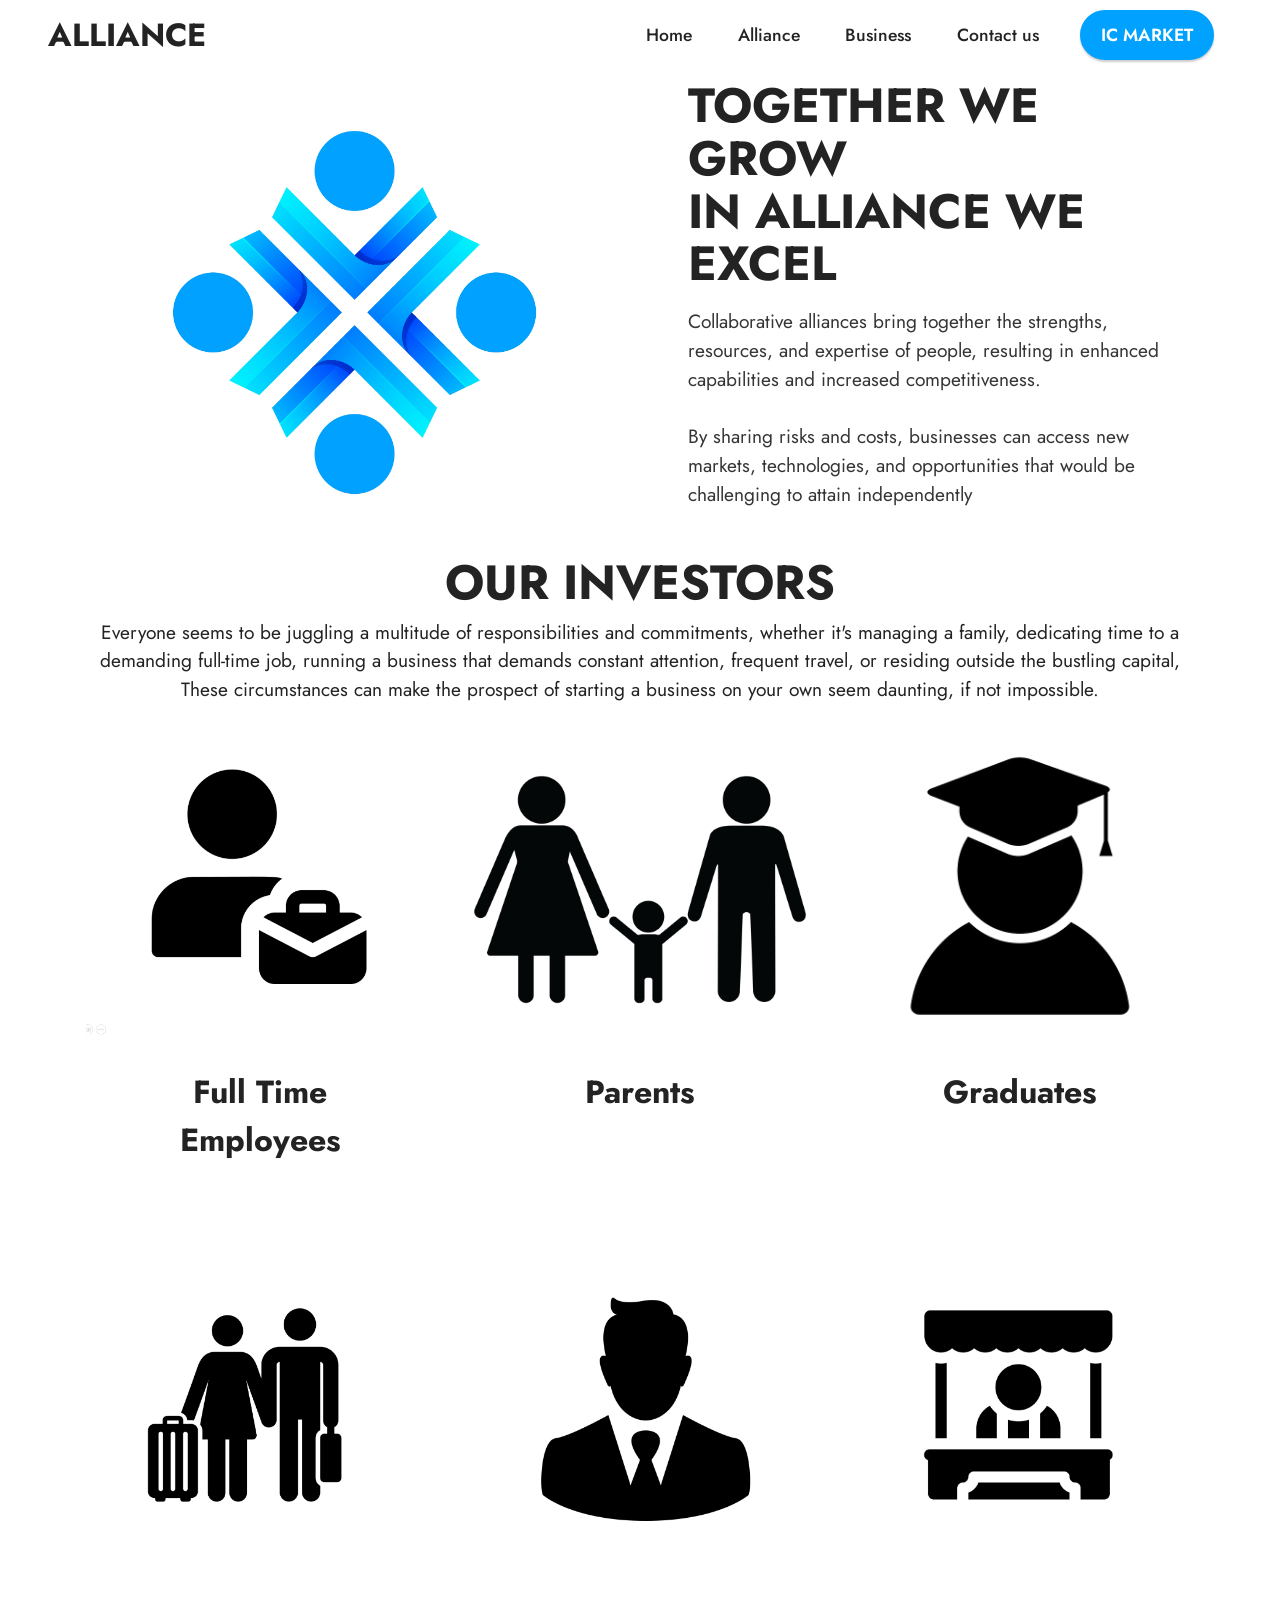
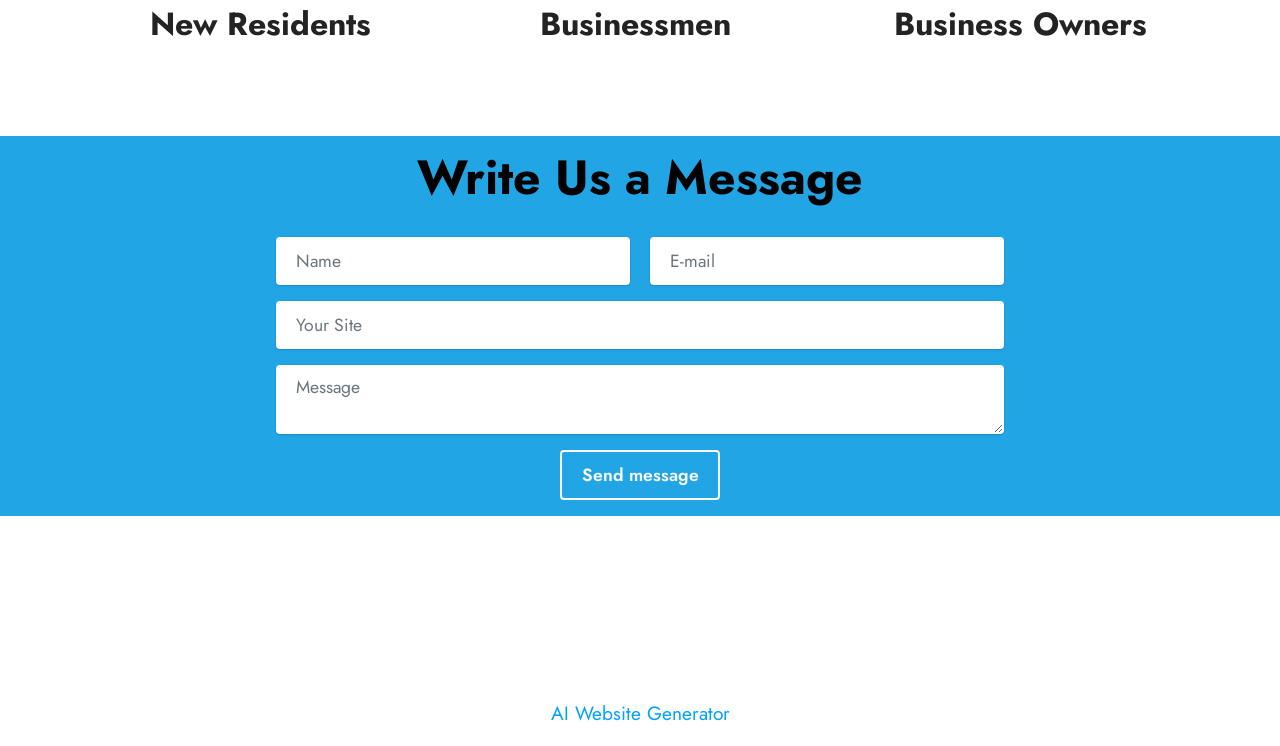
<file: Alliance.html>
<!DOCTYPE html>
<html  >
<head>
  <!-- Site made with Mobirise Website Builder v6.0.6, https://mobirise.com -->
  <meta charset="UTF-8">
  <meta http-equiv="X-UA-Compatible" content="IE=edge">
  <meta name="generator" content="Mobirise v6.0.6, mobirise.com">
  <meta name="viewport" content="width=device-width, initial-scale=1, minimum-scale=1">
  <link rel="shortcut icon" href="assets/images/logo-nobg-1.png" type="image/x-icon">
  <meta name="description" content="">
  
  
  <title>Alliance</title>
  <link rel="stylesheet" href="assets/bootstrap/css/bootstrap.min.css">
  <link rel="stylesheet" href="assets/bootstrap/css/bootstrap-grid.min.css">
  <link rel="stylesheet" href="assets/bootstrap/css/bootstrap-reboot.min.css">
  <link rel="stylesheet" href="assets/dropdown/css/style.css">
  <link rel="stylesheet" href="assets/socicon/css/styles.css">
  <link rel="stylesheet" href="assets/theme/css/style.css">
  <link rel="preload" href="https://fonts.googleapis.com/css?family=Jost:100,200,300,400,500,600,700,800,900,100i,200i,300i,400i,500i,600i,700i,800i,900i&display=swap" as="style" onload="this.onload=null;this.rel='stylesheet'">
  <noscript><link rel="stylesheet" href="https://fonts.googleapis.com/css?family=Jost:100,200,300,400,500,600,700,800,900,100i,200i,300i,400i,500i,600i,700i,800i,900i&display=swap"></noscript>
  <link rel="preload" as="style" href="assets/mobirise/css/mbr-additional.css?v=c4upfC"><link rel="stylesheet" href="assets/mobirise/css/mbr-additional.css?v=c4upfC" type="text/css">

  
  
  
</head>
<body>
  
  <section data-bs-version="5.1" class="menu menu2 cid-tRp4snSc3t" once="menu" id="menu2-8">
    
    <nav class="navbar navbar-dropdown navbar-fixed-top navbar-expand-lg">
        <div class="container-fluid">
            <div class="navbar-brand">
                
                <span class="navbar-caption-wrap"><a class="navbar-caption text-black text-primary display-5" href="index.html">ALLIANCE</a></span>
            </div>
            <button class="navbar-toggler" type="button" data-toggle="collapse" data-bs-toggle="collapse" data-target="#navbarSupportedContent" data-bs-target="#navbarSupportedContent" aria-controls="navbarNavAltMarkup" aria-expanded="false" aria-label="Toggle navigation">
                <div class="hamburger">
                    <span></span>
                    <span></span>
                    <span></span>
                    <span></span>
                </div>
            </button>
            <div class="collapse navbar-collapse" id="navbarSupportedContent">
                <ul class="navbar-nav nav-dropdown" data-app-modern-menu="true"><li class="nav-item"><a class="nav-link link text-black text-primary display-4" href="index.html">Home</a></li><li class="nav-item"><a class="nav-link link text-black text-primary display-4" href="Alliance.html">Alliance</a></li>
                    <li class="nav-item"><a class="nav-link link text-black text-primary display-4" href="Business.html">Business</a></li><li class="nav-item"><a class="nav-link link text-black text-primary display-4" href="index.html#form5-1m">Contact us</a></li></ul>
                
                <div class="navbar-buttons mbr-section-btn"><a class="btn btn-info display-4" href="ICMarket.html">IC MARKET</a></div>
            </div>
        </div>
    </nav>
</section>

<section data-bs-version="5.1" class="header14 cid-tRp4soQsxP" id="header14-9">

    

    

    <div class="container">
        <div class="row justify-content-center align-items-center">
            <div class="col-12 col-md-6 image-wrapper">
                <img src="assets/images/84-organisasi-manusia-2.jpg" alt="Mobirise Website Builder">
            </div>
            <div class="col-12 col-md">
                <div class="text-wrapper">
                    <h1 class="mbr-section-title mbr-fonts-style mb-3 display-1"><strong>TOGETHER WE GROW</strong><br><strong>IN ALLIANCE WE EXCEL</strong></h1>
                    <p class="mbr-text mbr-fonts-style display-7">
                        Collaborative alliances bring together the strengths, resources, and expertise of people, resulting in enhanced capabilities and increased competitiveness. <br><br>By sharing risks and costs, businesses can access new markets, technologies, and opportunities that would be challenging to attain independently </p>
                    
                </div>
            </div>
        </div>
    </div>
</section>

<section data-bs-version="5.1" class="features4 cid-tRp7qUTPjS" id="features4-l">
    
    
    <div class="container">
        <div class="mbr-section-head">
            <h4 class="mbr-section-title mbr-fonts-style align-center mb-0 display-2"><strong>OUR INVESTORS</strong></h4>
            <h5 class="mbr-section-subtitle mbr-fonts-style align-center mb-0 mt-2 display-7">Everyone seems to be juggling a multitude of responsibilities and commitments, whether it's managing a family, dedicating time to a demanding full-time job, running a business that demands constant attention, frequent travel, or residing outside the bustling capital, These circumstances can make the prospect of starting a business on your own seem daunting, if not impossible.</h5>
        </div>
        <div class="row mt-4">
            <div class="item features-image сol-12 col-md-6 col-lg-4 active">
                <div class="item-wrapper">
                    <div class="item-img">
                        <img src="assets/images/screenshot-2023-10-9.png" alt="Mobirise Website Builder" title="" data-slide-to="0" data-bs-slide-to="0">
                    </div>
                    <div class="item-content">
                        <h5 class="item-title mbr-fonts-style display-5"><strong>Full Time Employees</strong></h5>
                        
                        
                    </div>
                    
                </div>
            </div><div class="item features-image сol-12 col-md-6 col-lg-4">
                <div class="item-wrapper">
                    <div class="item-img">
                        <img src="assets/images/family-icon-vector-illustration-on-the-white-background-free-png.webp" alt="Mobirise Website Builder" title="" data-slide-to="1" data-bs-slide-to="1">
                    </div>
                    <div class="item-content">
                        <h5 class="item-title mbr-fonts-style display-5"><strong>Parents</strong></h5>
                        
                        
                    </div>
                    
                </div>
            </div><div class="item features-image сol-12 col-md-6 col-lg-4">
                <div class="item-wrapper">
                    <div class="item-img">
                        <img src="assets/images/image-processing20210616-28547-1npvabt.png" alt="Mobirise Website Builder" title="" data-slide-to="2" data-bs-slide-to="2">
                    </div>
                    <div class="item-content">
                        <h5 class="item-title mbr-fonts-style display-5"><strong>Graduates</strong></h5>
                        
                        
                    </div>
                    
                </div>
            </div>
            
            

        </div>
    </div>
</section>

<section data-bs-version="5.1" class="features4 cid-tRGGnKdGDl" id="features4-2o">
    
    
    <div class="container">
        
        <div class="row mt-4">
            <div class="item features-image сol-12 col-md-6 col-lg-4 active">
                <div class="item-wrapper">
                    <div class="item-img">
                        <img src="assets/images/screenshot-2023-10-27.png" alt="Mobirise Website Builder" title="" data-slide-to="0" data-bs-slide-to="0">
                    </div>
                    <div class="item-content">
                        <h5 class="item-title mbr-fonts-style display-5"><strong>New Residents</strong></h5>
                        
                        
                    </div>
                    
                </div>
            </div><div class="item features-image сol-12 col-md-6 col-lg-4">
                <div class="item-wrapper">
                    <div class="item-img">
                        <img src="assets/images/screenshot-2023-10-28.png" alt="Mobirise Website Builder" title="" data-slide-to="1" data-bs-slide-to="1">
                    </div>
                    <div class="item-content">
                        <h5 class="item-title mbr-fonts-style display-5"><strong>Businessmen&nbsp;</strong></h5>
                        
                        
                    </div>
                    
                </div>
            </div><div class="item features-image сol-12 col-md-6 col-lg-4">
                <div class="item-wrapper">
                    <div class="item-img">
                        <img src="assets/images/screenshot-2023-10-29.png" alt="Mobirise Website Builder" title="" data-slide-to="2" data-bs-slide-to="2">
                    </div>
                    <div class="item-content">
                        <h5 class="item-title mbr-fonts-style display-5"><strong>Business Owners</strong></h5>
                        
                        
                    </div>
                    
                </div>
            </div>
            
            

        </div>
    </div>
</section>

<section data-bs-version="5.1" class="form5 cid-tRGJuMFQu0" id="form5-2p">
    
    
    <div class="container">
        <div class="mbr-section-head">
            <h3 class="mbr-section-title mbr-fonts-style align-center mb-0 display-2"><strong>Write Us a Message</strong></h3>
            
        </div>
        <div class="row justify-content-center mt-4">
            <div class="col-lg-8 mx-auto mbr-form">
                <form action="https://mobirise.eu/" method="POST" class="mbr-form form-with-styler" data-verified="">
                    <div class="row">
                        
                        <div hidden="hidden" data-form-alert-danger="" class="alert alert-danger col-12">Oops...! some
                            problem!</div>
                    </div>
                    <div class="dragArea row">
                        <div class="col-md col-sm-12 form-group mb-3" data-for="name">
                            <input type="text" name="name" placeholder="Name" data-form-field="name" class="form-control" value="" id="name-form5-2p">
                        </div>
                        <div class="col-md col-sm-12 form-group mb-3" data-for="email">
                            <input type="email" name="email" placeholder="E-mail" data-form-field="email" class="form-control" value="" id="email-form5-2p">
                        </div>
                        <div class="col-12 form-group mb-3" data-for="url">
                            <input type="url" name="url" placeholder="Your Site" data-form-field="url" class="form-control" value="" id="url-form5-2p">
                        </div>
                        <div class="col-12 form-group mb-3" data-for="textarea">
                            <textarea name="textarea" placeholder="Message" data-form-field="textarea" class="form-control" id="textarea-form5-2p"></textarea>
                        </div>
                        <div class="col-lg-12 col-md-12 col-sm-12 align-center mbr-section-btn"><button type="submit" class="btn btn-white-outline display-4">Send message</button></div>
                    </div>
                </form>
            </div>
        </div>
    </div>
</section>

<section data-bs-version="5.1" class="footer3 cid-tRp4svyXsZ mbr-reveal" once="footers" id="footer3-h">

    

    

    <div class="container">
        <div class="row align-center mbr-white">
            <div class="row row-links">
                <ul class="foot-menu">
                    
                    
                    
                    
                    
                <li class="foot-menu-item mbr-fonts-style display-7"><a href="index.html" class="text-white text-primary">Home</a></li><li class="foot-menu-item mbr-fonts-style display-7"><a href="page1.html" class="text-primary">Alliance</a></li><li class="foot-menu-item mbr-fonts-style display-7"><a href="page2.html" class="text-primary">Business</a></li></ul>
            </div>
            
            <div class="row row-copirayt">
                <p class="mbr-text mb-0 mbr-fonts-style mbr-white align-center display-7">
                    © Copyright 2023 Alliance Businesses<br>All Rights Reserved</p>
            </div>
        </div>
    </div>
</section><section class="display-7" style="padding: 0;align-items: center;justify-content: center;flex-wrap: wrap;    align-content: center;display: flex;position: relative;height: 4rem;"><a href="https://mobiri.se/" style="flex: 1 1;height: 4rem;position: absolute;width: 100%;z-index: 1;"><img alt="" style="height: 4rem;" src="[data-uri]"></a><p style="margin: 0;text-align: center;" class="display-7">&#8204;</p><a style="z-index:1" href="https://mobirise.com/builder/ai-website-generator.html">AI Website Generator</a></section><script src="assets/bootstrap/js/bootstrap.bundle.min.js"></script>  <script src="assets/smoothscroll/smooth-scroll.js"></script>  <script src="assets/ytplayer/index.js"></script>  <script src="assets/dropdown/js/navbar-dropdown.js"></script>  <script src="assets/theme/js/script.js"></script>  
  
  
</body>
</html>
</file>
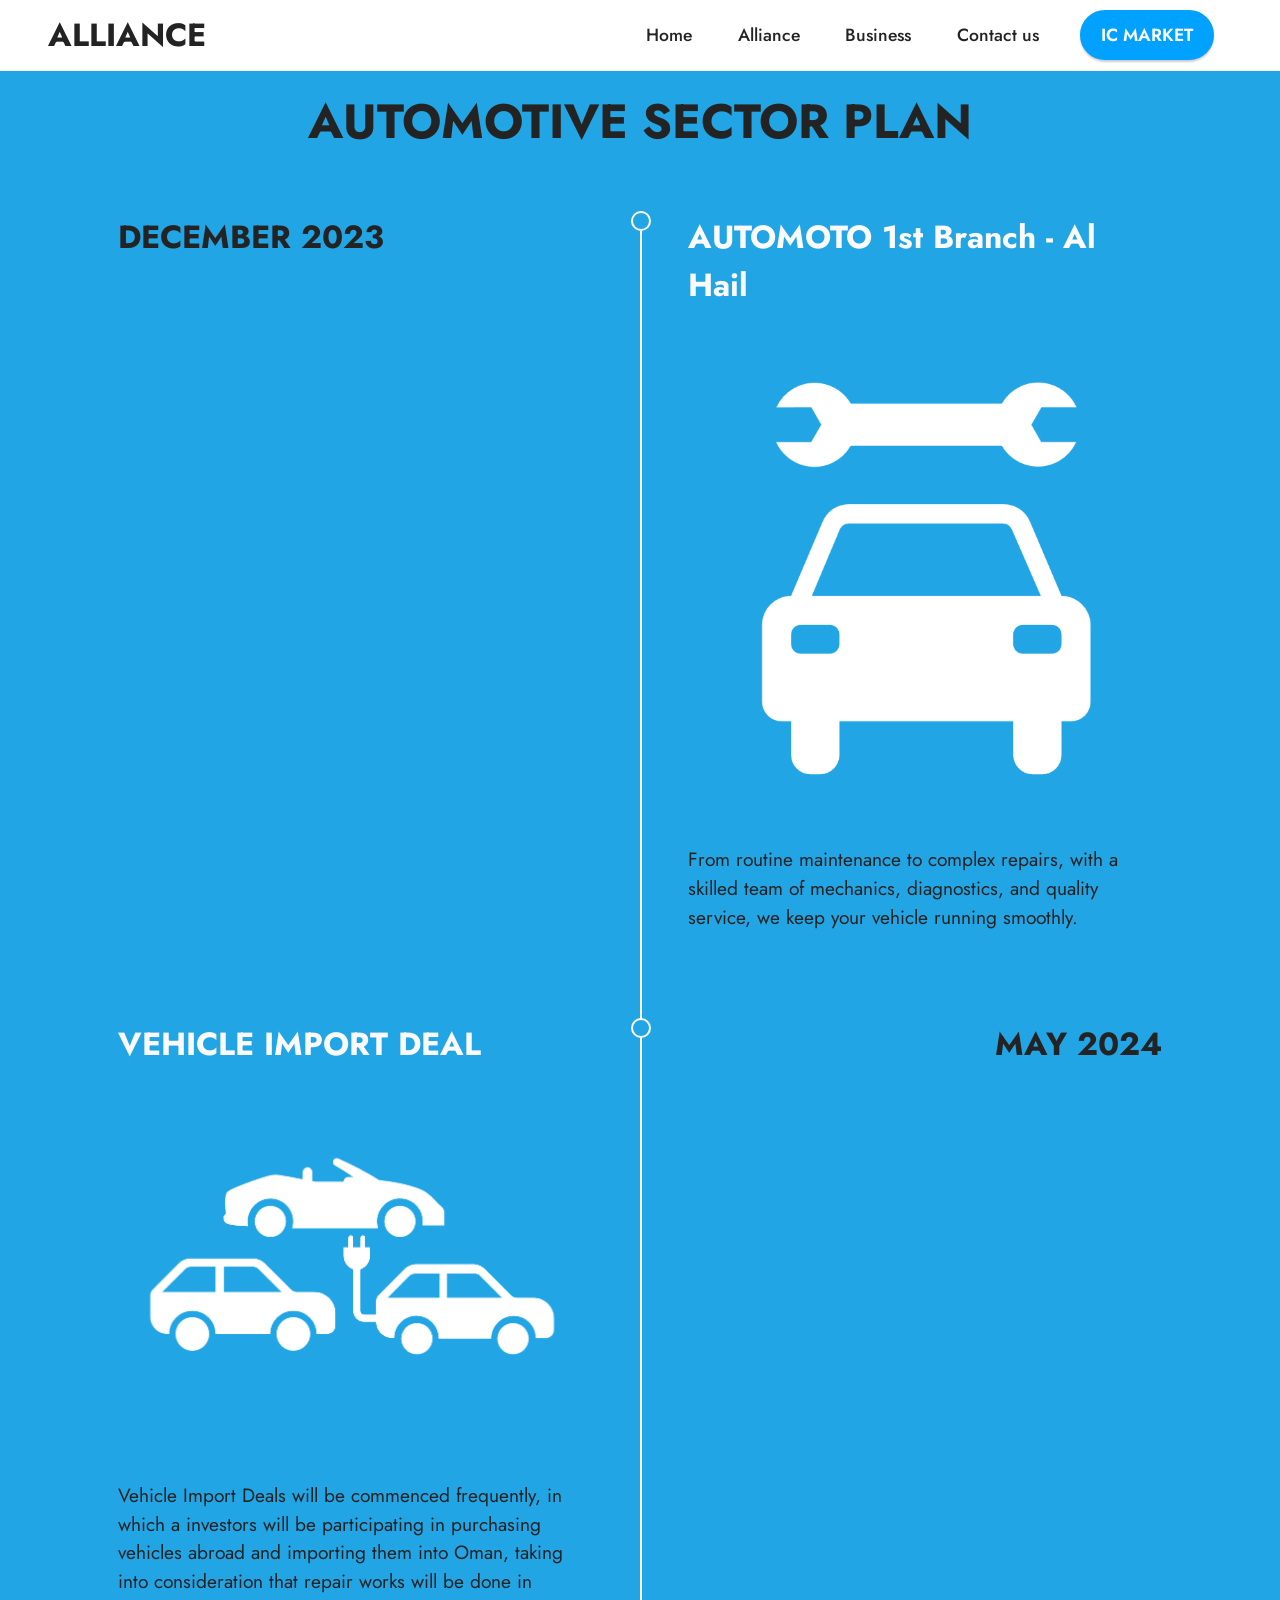
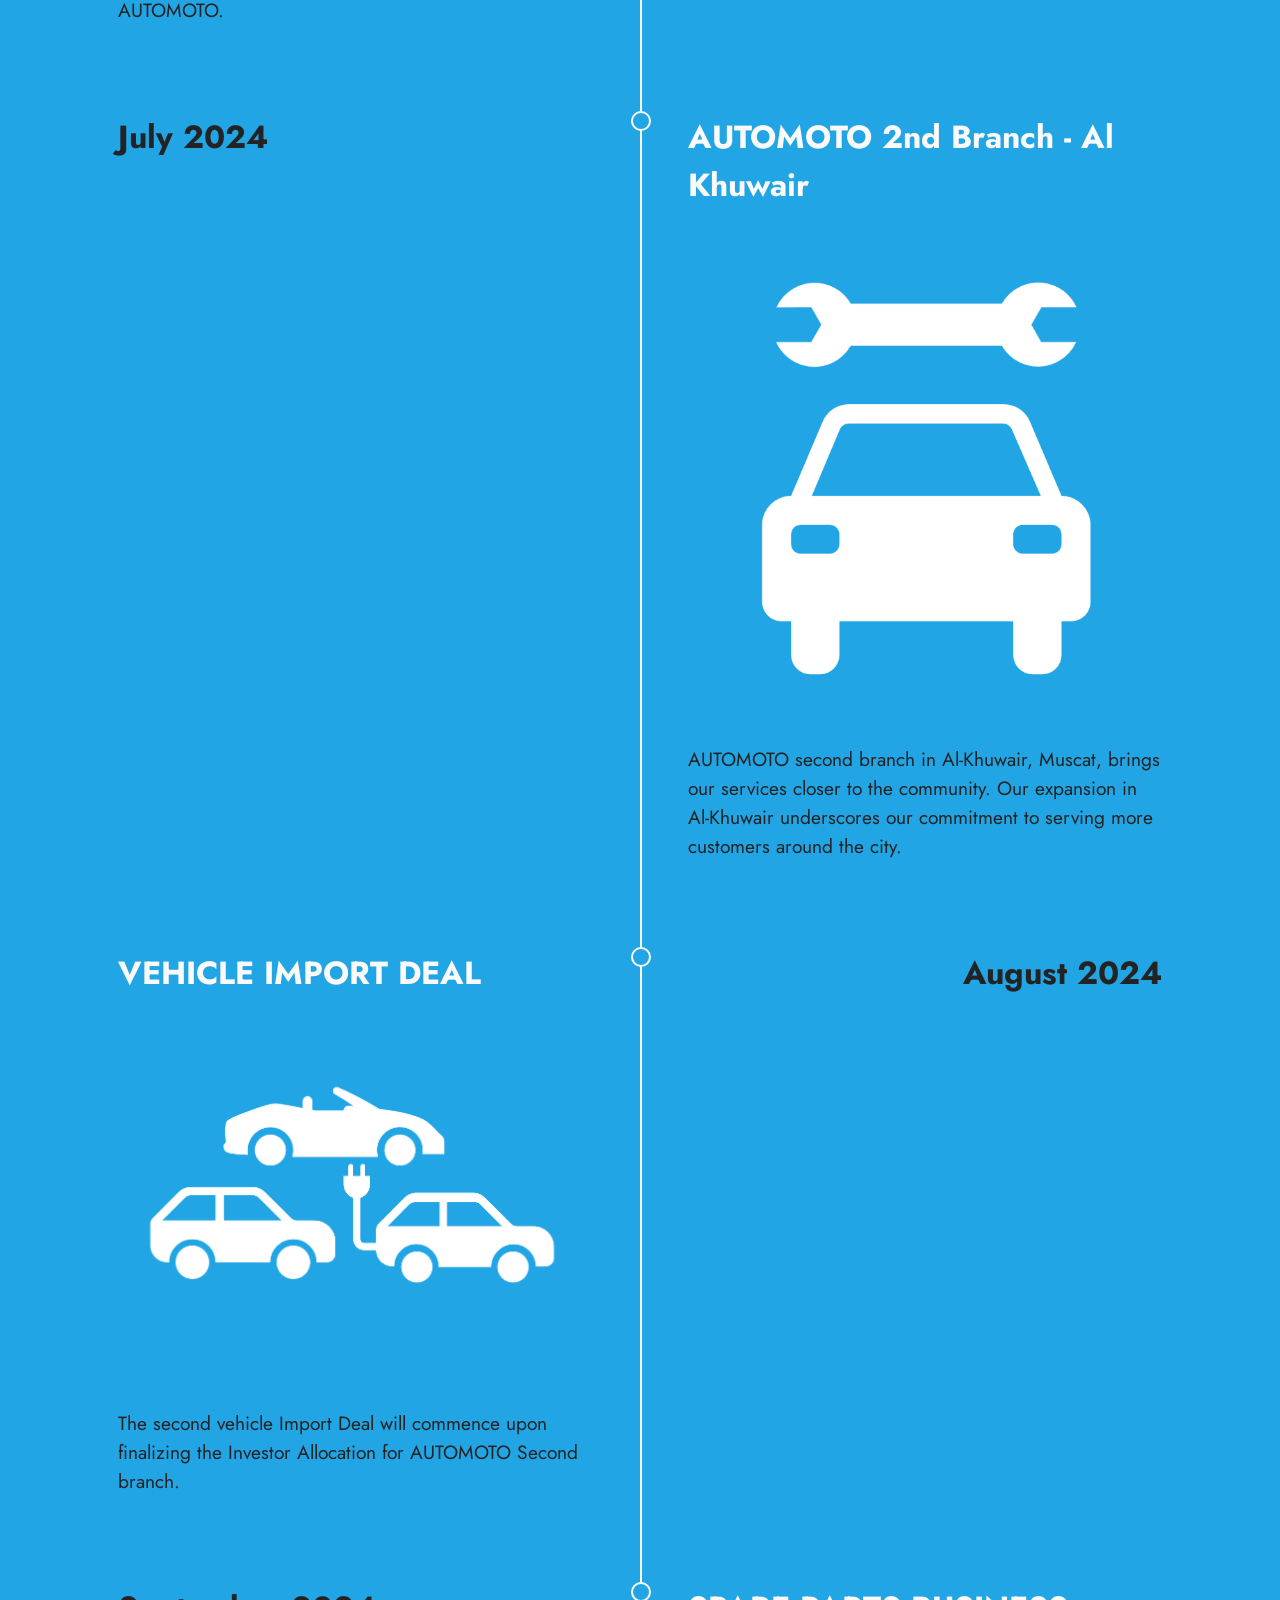
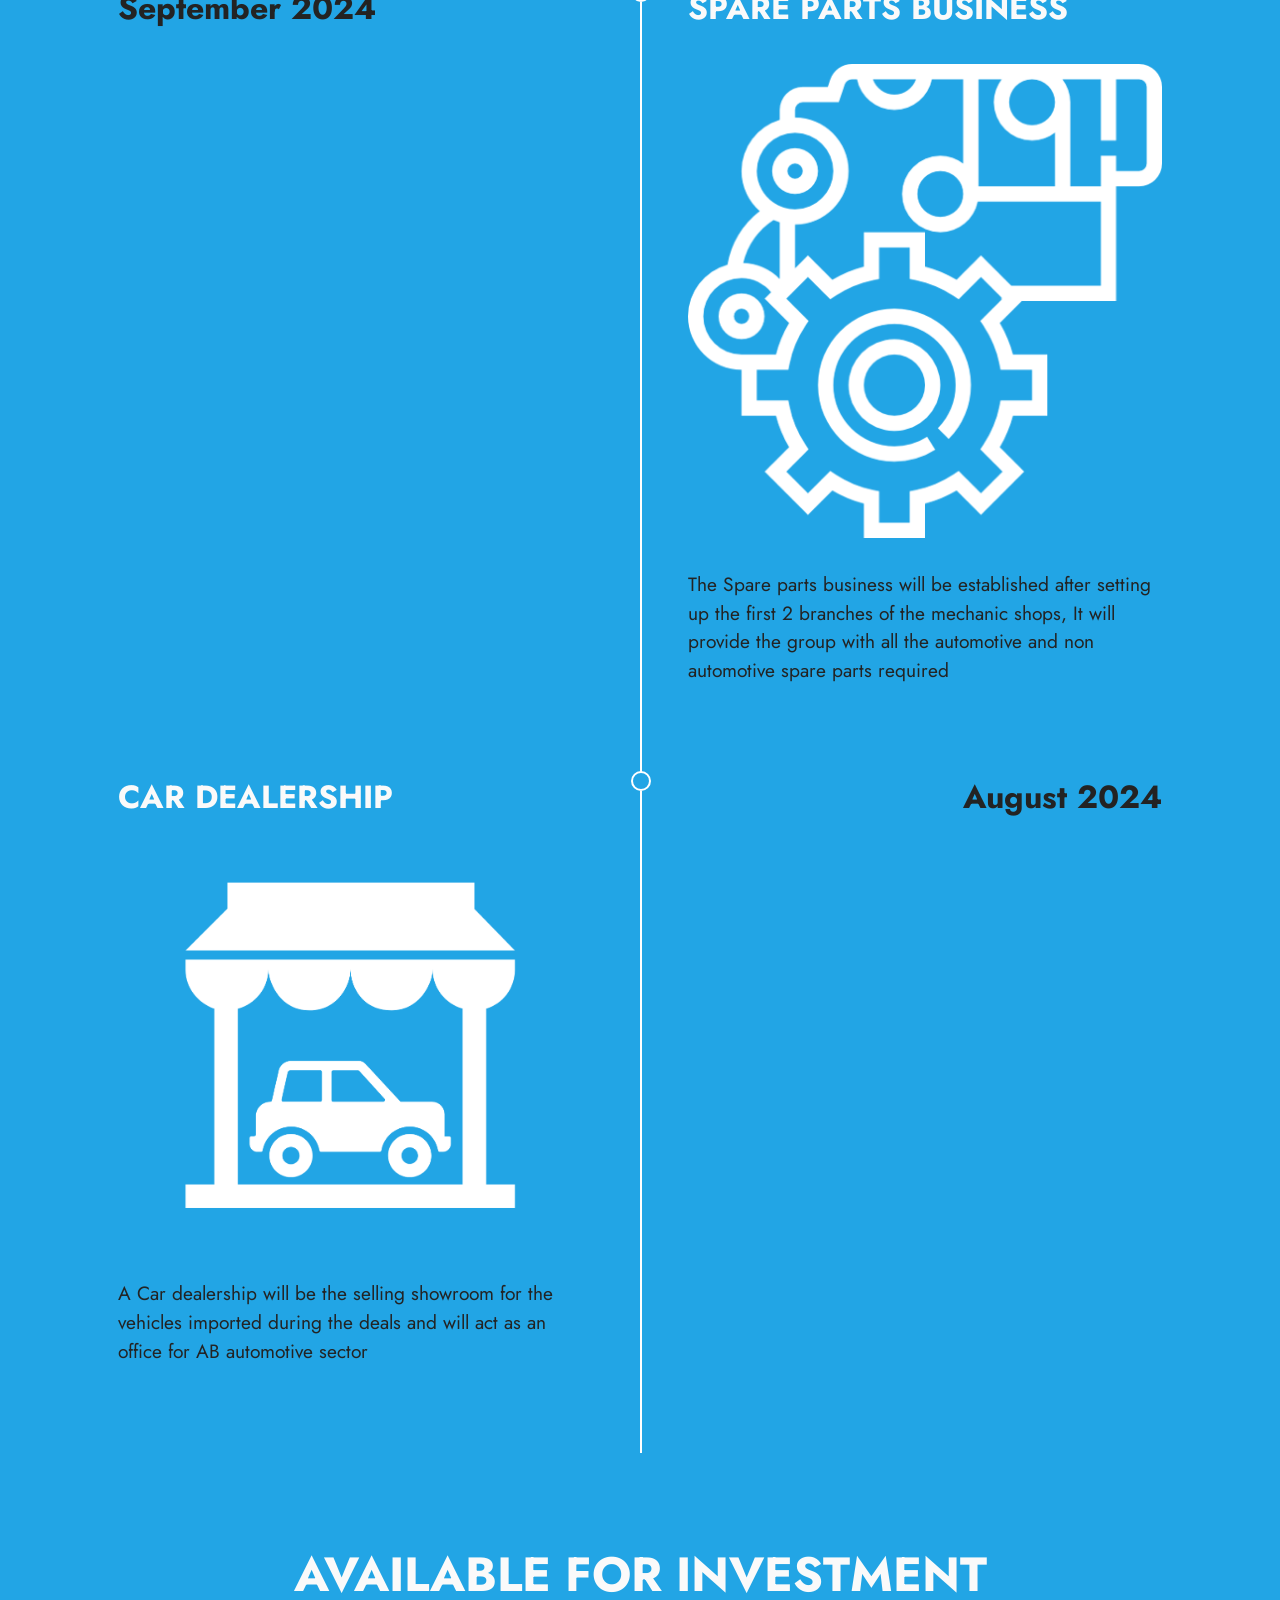
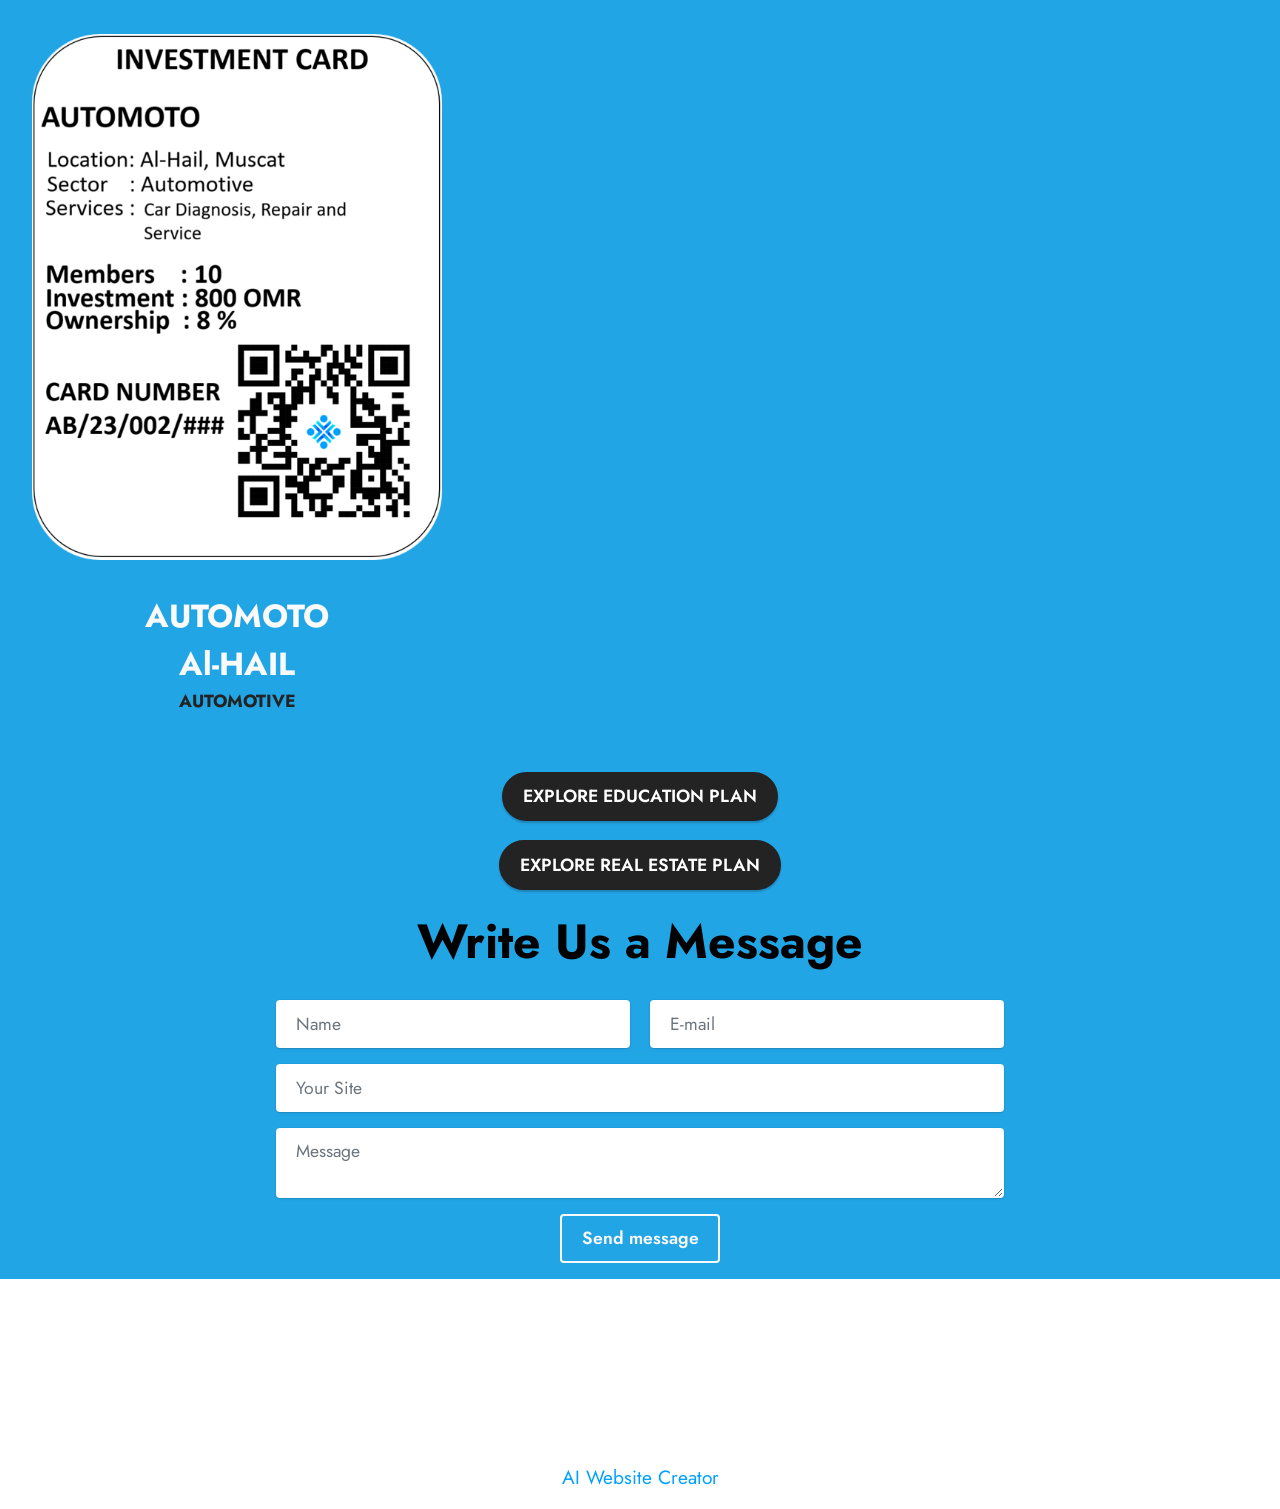
<file: AutomotivePlan.html>
<!DOCTYPE html>
<html  >
<head>
  <!-- Site made with Mobirise Website Builder v6.0.6, https://mobirise.com -->
  <meta charset="UTF-8">
  <meta http-equiv="X-UA-Compatible" content="IE=edge">
  <meta name="generator" content="Mobirise v6.0.6, mobirise.com">
  <meta name="viewport" content="width=device-width, initial-scale=1, minimum-scale=1">
  <link rel="shortcut icon" href="assets/images/logo-nobg-1.png" type="image/x-icon">
  <meta name="description" content="">
  
  
  <title>AUTOMOTIVE PLAN</title>
  <link rel="stylesheet" href="assets/web/assets/mobirise-icons2/mobirise2.css">
  <link rel="stylesheet" href="assets/bootstrap/css/bootstrap.min.css">
  <link rel="stylesheet" href="assets/bootstrap/css/bootstrap-grid.min.css">
  <link rel="stylesheet" href="assets/bootstrap/css/bootstrap-reboot.min.css">
  <link rel="stylesheet" href="assets/dropdown/css/style.css">
  <link rel="stylesheet" href="assets/socicon/css/styles.css">
  <link rel="stylesheet" href="assets/theme/css/style.css">
  <link rel="preload" href="https://fonts.googleapis.com/css?family=Jost:100,200,300,400,500,600,700,800,900,100i,200i,300i,400i,500i,600i,700i,800i,900i&display=swap" as="style" onload="this.onload=null;this.rel='stylesheet'">
  <noscript><link rel="stylesheet" href="https://fonts.googleapis.com/css?family=Jost:100,200,300,400,500,600,700,800,900,100i,200i,300i,400i,500i,600i,700i,800i,900i&display=swap"></noscript>
  <link rel="preload" as="style" href="assets/mobirise/css/mbr-additional.css?v=HEpueP"><link rel="stylesheet" href="assets/mobirise/css/mbr-additional.css?v=HEpueP" type="text/css">

  
  
  
</head>
<body>
  
  <section data-bs-version="5.1" class="menu menu2 cid-tRARRuNUcJ" once="menu" id="menu2-27">
    
    <nav class="navbar navbar-dropdown navbar-fixed-top navbar-expand-lg">
        <div class="container-fluid">
            <div class="navbar-brand">
                
                <span class="navbar-caption-wrap"><a class="navbar-caption text-black text-primary display-5" href="index.html">ALLIANCE</a></span>
            </div>
            <button class="navbar-toggler" type="button" data-toggle="collapse" data-bs-toggle="collapse" data-target="#navbarSupportedContent" data-bs-target="#navbarSupportedContent" aria-controls="navbarNavAltMarkup" aria-expanded="false" aria-label="Toggle navigation">
                <div class="hamburger">
                    <span></span>
                    <span></span>
                    <span></span>
                    <span></span>
                </div>
            </button>
            <div class="collapse navbar-collapse" id="navbarSupportedContent">
                <ul class="navbar-nav nav-dropdown" data-app-modern-menu="true"><li class="nav-item"><a class="nav-link link text-black text-primary display-4" href="index.html">Home</a></li><li class="nav-item"><a class="nav-link link text-black text-primary display-4" href="Alliance.html">Alliance</a></li>
                    <li class="nav-item"><a class="nav-link link text-black text-primary display-4" href="Business.html">Business</a></li><li class="nav-item"><a class="nav-link link text-black text-primary display-4" href="index.html#form5-1m">Contact us</a></li></ul>
                
                <div class="navbar-buttons mbr-section-btn"><a class="btn btn-info display-4" href="ICMarket.html">IC MARKET</a></div>
            </div>
        </div>
    </nav>
</section>

<section data-bs-version="5.1" class="timeline1 cid-tRARRwrmCW" id="timeline1-28">
    

    
    
    <div class="timelines-container container" mbri-timelines="">
        <div class="mbr-section-head">
            <h3 class="mbr-section-title mbr-fonts-style align-center mb-0 display-2">
                <strong>AUTOMOTIVE SECTOR PLAN</strong></h3>
            
        </div>
        <div class="row timeline-element mb-2 mt-4">
            <div class="timeline-date col-12 col-md-6">
                <div class="timeline-date-wrapper">
                    <p class="mbr-timeline-date mbr-fonts-style display-5"><strong>DECEMBER 2023</strong></p>
                </div>
            </div>
            <span class="iconBackground"></span>
            <div class="col-12 col-md-6">
                <div class="timeline-text-wrapper">
                    <h4 class="mbr-timeline-title mbr-fonts-style mb-4 display-5"><strong>AUTOMOTO 1st Branch - Al Hail</strong></h4>
                    <div class="image-wrapper mb-4">
                        <img src="assets/images/screenshot-2023-10-7.png" alt="Mobirise Website Builder" title="">
                    </div>
                    <p class="mbr-text mbr-fonts-style display-7">
                        From routine maintenance to complex repairs, with a skilled team of mechanics, diagnostics, and quality service, we keep your vehicle running smoothly.
                    </p>
                </div>
            </div>
        </div>
        <div class="row timeline-element mb-2">
            <div class="col-12 col-md-6">
                <div class="timeline-text-wrapper">
                    <h4 class="mbr-timeline-title mbr-fonts-style mb-4 display-5"><strong>VEHICLE IMPORT DEAL</strong></h4>
                    <div class="image-wrapper mb-4">
                        <img src="assets/images/screenshot-2023-10-8.png" alt="Mobirise Website Builder" title="">
                    </div>
                    <p class="mbr-text mbr-fonts-style display-7">
                        Vehicle Import Deals will be commenced frequently, in which a investors will be participating in purchasing vehicles abroad and importing them into Oman, taking into consideration that repair works will be done in AUTOMOTO.</p>
                </div>
            </div>
            <span class="iconBackground"></span>
            <div class="timeline-date col-12 col-md-6">
                <div class="timeline-date-wrapper">
                    <p class="mbr-timeline-date mbr-fonts-style display-5"><strong>MAY 2024</strong></p>
                </div>
            </div>
        </div>
        <div class="row timeline-element mb-2">
            <div class="timeline-date col-12 col-md-6">
                <div class="timeline-date-wrapper">
                    <p class="mbr-timeline-date mbr-fonts-style display-5"><strong>July 2024</strong></p>
                </div>
            </div>
            <span class="iconBackground"></span>
            <div class="col-12 col-md-6">
                <div class="timeline-text-wrapper">
                    <h4 class="mbr-timeline-title mbr-fonts-style mb-4 display-5"><strong>AUTOMOTO 2nd Branch - Al Khuwair</strong></h4>
                    <div class="image-wrapper mb-4">
                        <img src="assets/images/screenshot-2023-10-7.png" alt="Mobirise Website Builder" title="">
                    </div>
                    <p class="mbr-text mbr-fonts-style display-7">
                        AUTOMOTO second branch in Al-Khuwair, Muscat, brings our services closer to the community. Our expansion in Al-Khuwair underscores our commitment to serving more customers around the city.
                    </p>
                </div>
            </div>
        </div>
        <div class="row timeline-element mb-2">
            <div class="col-12 col-md-6">
                <div class="timeline-text-wrapper">
                    <h4 class="mbr-timeline-title mbr-fonts-style mb-4 display-5"><strong>VEHICLE IMPORT DEAL</strong></h4>
                    <div class="image-wrapper mb-4">
                        <img src="assets/images/screenshot-2023-10-8.png" alt="Mobirise Website Builder" title="">
                    </div>
                    <p class="mbr-text mbr-fonts-style display-7">The second vehicle Import Deal will commence upon finalizing the Investor Allocation for AUTOMOTO Second branch.</p>
                </div>
            </div>
            <span class="iconBackground"></span>
            <div class="timeline-date col-12 col-md-6">
                <div class="timeline-date-wrapper">
                    <p class="mbr-timeline-date mbr-fonts-style display-5">
                        <strong>August 2024</strong></p>
                </div>
            </div>
        </div>
        <div class="row timeline-element mb-2">
            <div class="timeline-date col-12 col-md-6">
                <div class="timeline-date-wrapper">
                    <p class="mbr-timeline-date mbr-fonts-style display-5"><strong>September 2024</strong></p>
                </div>
            </div>
            <span class="iconBackground"></span>
            <div class="col-12 col-md-6">
                <div class="timeline-text-wrapper">
                    <h4 class="mbr-timeline-title mbr-fonts-style mb-4 display-5">
                        <strong>SPARE PARTS BUSINESS</strong></h4>
                    <div class="image-wrapper mb-4">
                        <img src="assets/images/spare-parts-shop-1.png" alt="Mobirise Website Builder" title="">
                    </div>
                    <p class="mbr-text mbr-fonts-style display-7">
                        The Spare parts business will be established after setting up the first 2 branches of the mechanic shops, It will provide the group with all the automotive and non automotive spare parts required</p>
                </div>
            </div>
        </div>
        <div class="row timeline-element mb-2">
            <div class="col-12 col-md-6">
                <div class="timeline-text-wrapper">
                    <h4 class="mbr-timeline-title mbr-fonts-style mb-4 display-5">
                        <strong>CAR DEALERSHIP&nbsp;</strong></h4>
                    <div class="image-wrapper mb-4">
                        <img src="assets/images/screenshot-2023-10-30.png" alt="Mobirise Website Builder" title="">
                    </div>
                    <p class="mbr-text mbr-fonts-style display-7">
                        A Car dealership will be the selling showroom for the vehicles imported during the deals and will act as an office for AB automotive sector</p>
                </div>
            </div>
            <span class="iconBackground"></span>
            <div class="timeline-date col-12 col-md-6">
                <div class="timeline-date-wrapper">
                    <p class="mbr-timeline-date mbr-fonts-style display-5"><strong>August 2024</strong></p>
                </div>
            </div>
        </div>
        
        
        
        
        
        
    </div>
</section>

<section data-bs-version="5.1" class="slider3 mbr-embla cid-tRATp9uMDY" id="slider3-2e">
    

    
    
    <div class="position-relative text-center">
        <div class="col-12">
            <h3 class="mbr-section-title mbr-fonts-style align-center mb-4 display-2"><strong>AVAILABLE FOR INVESTMENT</strong></h3>
            
        </div>
        <div class="embla" data-skip-snaps="true" data-align="center" data-contain-scroll="trimSnaps" data-auto-play-interval="5" data-draggable="true">
            <div class="embla__viewport container-fluid">
                <div class="embla__container">
                    <div class="embla__slide slider-image item active" style="margin-left: 1rem; margin-right: 1rem;">
                        <div class="card-wrap">
                            <div class="item-wrapper position-relative">
                                <div class="image-wrap">
                                    <img src="assets/images/ic-3.png" alt="Mobirise Website Builder" data-slide-to="1" data-bs-slide-to="1">
                                </div>
                            </div>
                            <div class="content-wrap">
                                <h5 class="mbr-section-title card-title mbr-fonts-style align-center m-0 display-5">
                                    <strong>AUTOMOTO</strong><br><strong>Al-HAIL</strong></h5>
                                <h6 class="mbr-role mbr-fonts-style align-center mb-3 display-4">
                                    <strong>AUTOMOTIVE</strong></h6>
                                
                                
                                
                            </div>
                        </div>
                    </div>
                    
                    
                    
                </div>
            </div>
            <button class="embla__button embla__button--prev">
                <span class="mobi-mbri mobi-mbri-arrow-prev mbr-iconfont" aria-hidden="true"></span>
                <span class="sr-only visually-hidden visually-hidden">Previous</span>
            </button>
            <button class="embla__button embla__button--next">
                <span class="mobi-mbri mobi-mbri-arrow-next mbr-iconfont" aria-hidden="true"></span>
                <span class="sr-only visually-hidden visually-hidden">Next</span>
            </button>
        </div>
    </div>
</section>

<section data-bs-version="5.1" class="content11 cid-tRARRAsx3w" id="content11-2a">
    
    <div class="container">
        <div class="row justify-content-center">
            <div class="col-md-12 col-lg-10">
                <div class="mbr-section-btn align-center"><a class="btn btn-black display-4" href="EducationPlan.html">EXPLORE EDUCATION PLAN</a></div>
            </div>
        </div>
    </div>
</section>

<section data-bs-version="5.1" class="content11 cid-tRARRB7D5o" id="content11-2b">
    
    <div class="container">
        <div class="row justify-content-center">
            <div class="col-md-12 col-lg-10">
                <div class="mbr-section-btn align-center"><a class="btn btn-black display-4" href="ICMarket.html">EXPLORE REAL ESTATE PLAN</a></div>
            </div>
        </div>
    </div>
</section>

<section data-bs-version="5.1" class="form5 cid-tRAXJNA7UC" id="form5-2h">
    
    
    <div class="container">
        <div class="mbr-section-head">
            <h3 class="mbr-section-title mbr-fonts-style align-center mb-0 display-2"><strong>Write Us a Message</strong></h3>
            
        </div>
        <div class="row justify-content-center mt-4">
            <div class="col-lg-8 mx-auto mbr-form">
                <form action="https://mobirise.eu/" method="POST" class="mbr-form form-with-styler" data-verified="">
                    <div class="row">
                        
                        <div hidden="hidden" data-form-alert-danger="" class="alert alert-danger col-12">Oops...! some
                            problem!</div>
                    </div>
                    <div class="dragArea row">
                        <div class="col-md col-sm-12 form-group mb-3" data-for="name">
                            <input type="text" name="name" placeholder="Name" data-form-field="name" class="form-control" value="" id="name-form5-2h">
                        </div>
                        <div class="col-md col-sm-12 form-group mb-3" data-for="email">
                            <input type="email" name="email" placeholder="E-mail" data-form-field="email" class="form-control" value="" id="email-form5-2h">
                        </div>
                        <div class="col-12 form-group mb-3" data-for="url">
                            <input type="url" name="url" placeholder="Your Site" data-form-field="url" class="form-control" value="" id="url-form5-2h">
                        </div>
                        <div class="col-12 form-group mb-3" data-for="textarea">
                            <textarea name="textarea" placeholder="Message" data-form-field="textarea" class="form-control" id="textarea-form5-2h"></textarea>
                        </div>
                        <div class="col-lg-12 col-md-12 col-sm-12 align-center mbr-section-btn"><button type="submit" class="btn btn-white-outline display-4">Send message</button></div>
                    </div>
                </form>
            </div>
        </div>
    </div>
</section>

<section data-bs-version="5.1" class="footer3 cid-tRARRDsqRN mbr-reveal" once="footers" id="footer3-2d">

    

    

    <div class="container">
        <div class="row align-center mbr-white">
            <div class="row row-links">
                <ul class="foot-menu">
                    
                    
                    
                    
                    
                <li class="foot-menu-item mbr-fonts-style display-7"><a href="index.html" class="text-white text-primary">Home</a></li><li class="foot-menu-item mbr-fonts-style display-7"><a href="page1.html" class="text-primary">Alliance</a></li><li class="foot-menu-item mbr-fonts-style display-7"><a href="page2.html" class="text-primary">Business</a></li></ul>
            </div>
            
            <div class="row row-copirayt">
                <p class="mbr-text mb-0 mbr-fonts-style mbr-white align-center display-7">
                    © Copyright 2023 Alliance Businesses<br>All Rights Reserved</p>
            </div>
        </div>
    </div>
</section><section class="display-7" style="padding: 0;align-items: center;justify-content: center;flex-wrap: wrap;    align-content: center;display: flex;position: relative;height: 4rem;"><a href="https://mobiri.se/" style="flex: 1 1;height: 4rem;position: absolute;width: 100%;z-index: 1;"><img alt="" style="height: 4rem;" src="[data-uri]"></a><p style="margin: 0;text-align: center;" class="display-7">&#8204;</p><a style="z-index:1" href="https://mobirise.com/builder/ai-website-creator.html">AI Website Creator</a></section><script src="assets/bootstrap/js/bootstrap.bundle.min.js"></script>  <script src="assets/smoothscroll/smooth-scroll.js"></script>  <script src="assets/ytplayer/index.js"></script>  <script src="assets/dropdown/js/navbar-dropdown.js"></script>  <script src="assets/embla/embla.min.js"></script>  <script src="assets/embla/script.js"></script>  <script src="assets/theme/js/script.js"></script>  
  
  
</body>
</html>
</file>
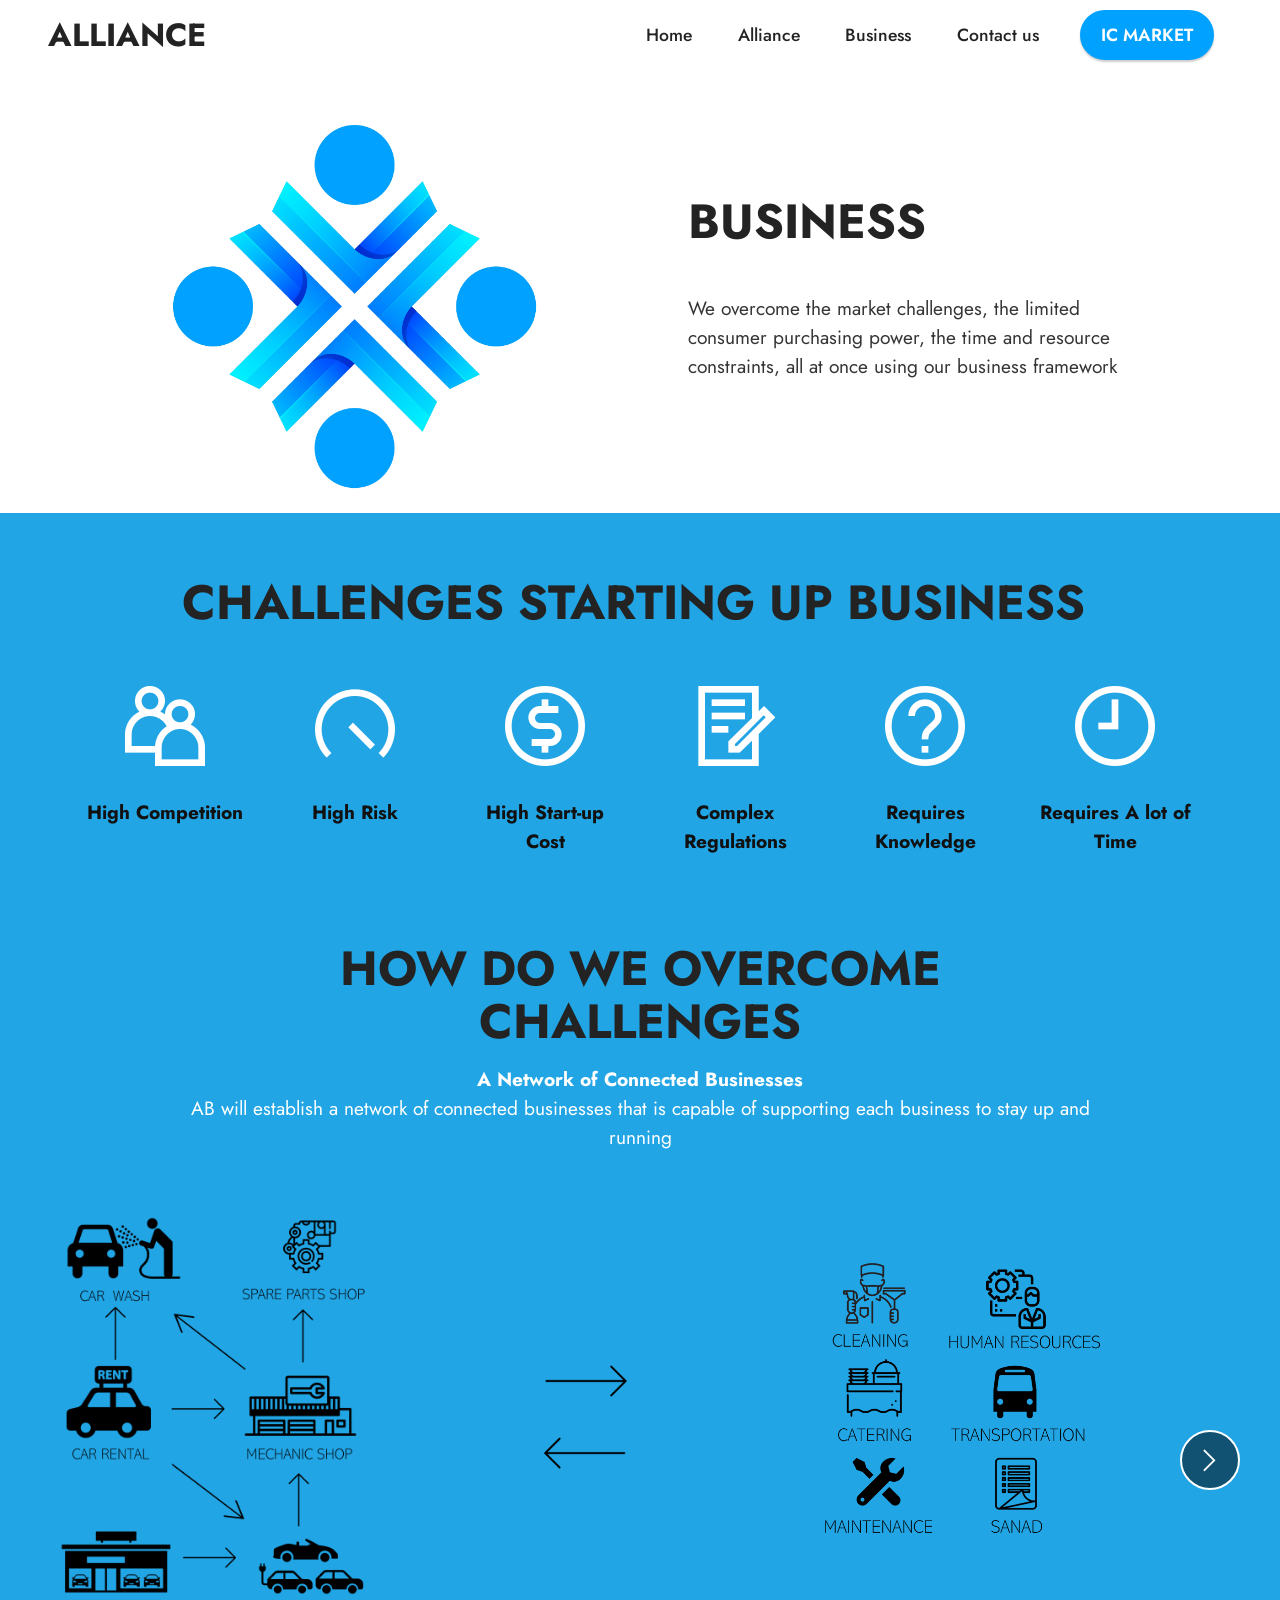
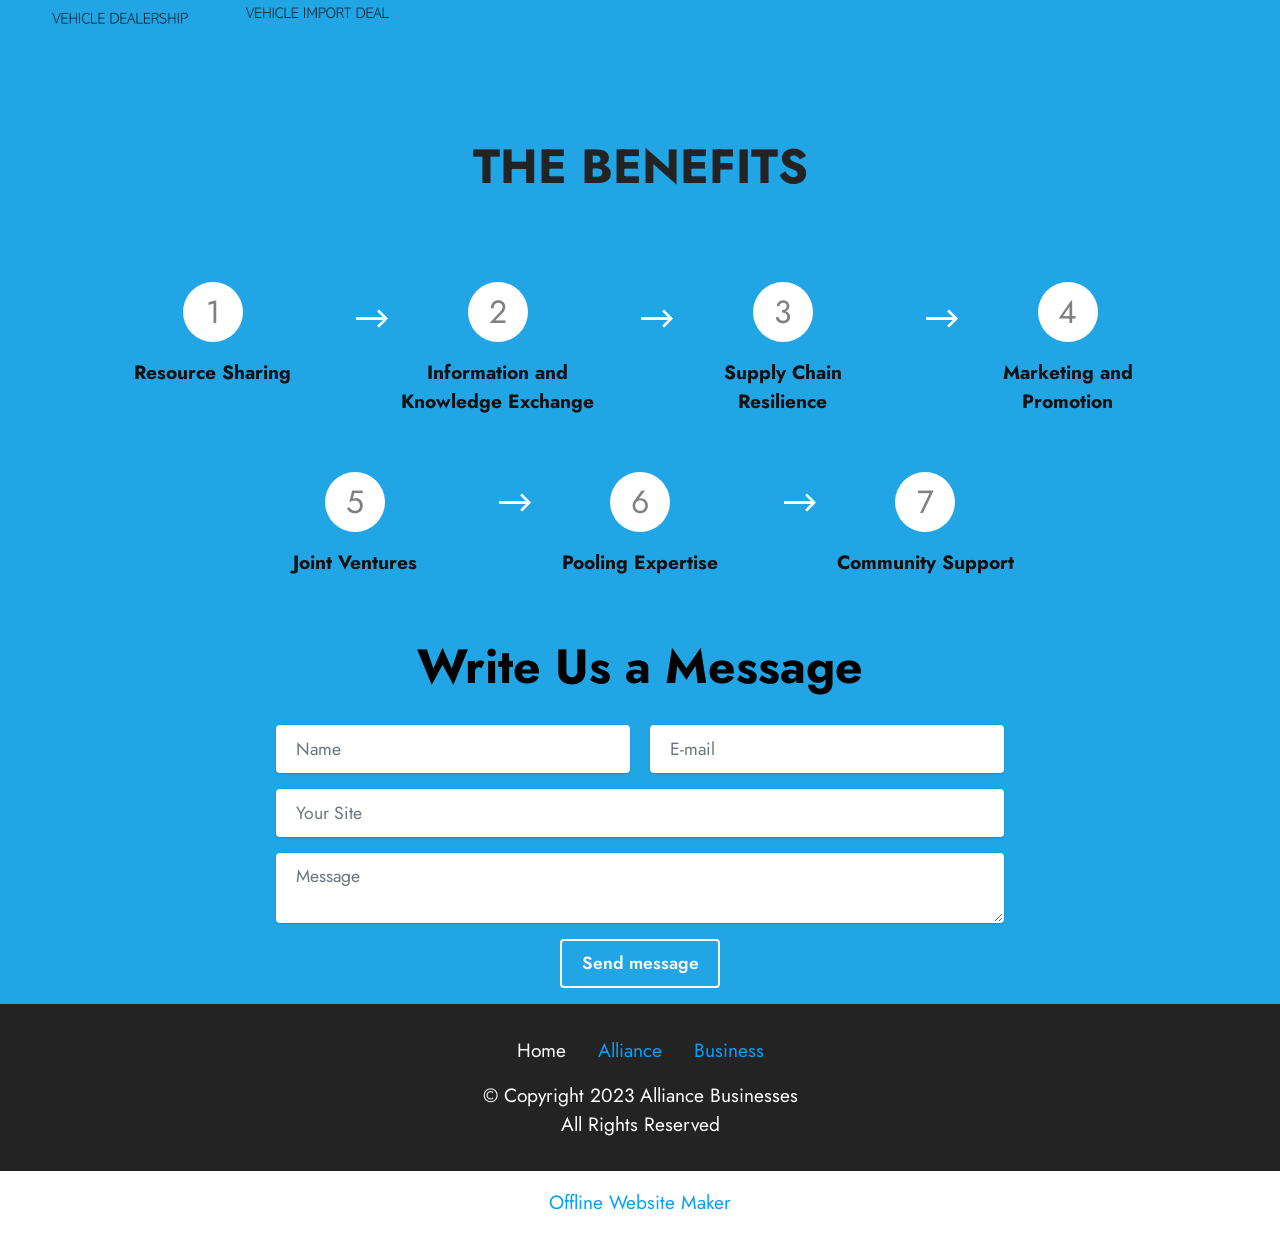
<file: Business.html>
<!DOCTYPE html>
<html  >
<head>
  <!-- Site made with Mobirise Website Builder v6.0.6, https://mobirise.com -->
  <meta charset="UTF-8">
  <meta http-equiv="X-UA-Compatible" content="IE=edge">
  <meta name="generator" content="Mobirise v6.0.6, mobirise.com">
  <meta name="viewport" content="width=device-width, initial-scale=1, minimum-scale=1">
  <link rel="shortcut icon" href="assets/images/logo-nobg-1.png" type="image/x-icon">
  <meta name="description" content="">
  
  
  <title>Business</title>
  <link rel="stylesheet" href="assets/web/assets/mobirise-icons2/mobirise2.css">
  <link rel="stylesheet" href="assets/bootstrap/css/bootstrap.min.css">
  <link rel="stylesheet" href="assets/bootstrap/css/bootstrap-grid.min.css">
  <link rel="stylesheet" href="assets/bootstrap/css/bootstrap-reboot.min.css">
  <link rel="stylesheet" href="assets/dropdown/css/style.css">
  <link rel="stylesheet" href="assets/socicon/css/styles.css">
  <link rel="stylesheet" href="assets/theme/css/style.css">
  <link rel="preload" href="https://fonts.googleapis.com/css?family=Jost:100,200,300,400,500,600,700,800,900,100i,200i,300i,400i,500i,600i,700i,800i,900i&display=swap" as="style" onload="this.onload=null;this.rel='stylesheet'">
  <noscript><link rel="stylesheet" href="https://fonts.googleapis.com/css?family=Jost:100,200,300,400,500,600,700,800,900,100i,200i,300i,400i,500i,600i,700i,800i,900i&display=swap"></noscript>
  <link rel="preload" as="style" href="assets/mobirise/css/mbr-additional.css?v=4ZSJf8"><link rel="stylesheet" href="assets/mobirise/css/mbr-additional.css?v=4ZSJf8" type="text/css">

  
  
  
</head>
<body>
  
  <section data-bs-version="5.1" class="menu menu2 cid-tRpdDQT1K1" once="menu" id="menu2-m">
    
    <nav class="navbar navbar-dropdown navbar-fixed-top navbar-expand-lg">
        <div class="container-fluid">
            <div class="navbar-brand">
                
                <span class="navbar-caption-wrap"><a class="navbar-caption text-black text-primary display-5" href="index.html">ALLIANCE</a></span>
            </div>
            <button class="navbar-toggler" type="button" data-toggle="collapse" data-bs-toggle="collapse" data-target="#navbarSupportedContent" data-bs-target="#navbarSupportedContent" aria-controls="navbarNavAltMarkup" aria-expanded="false" aria-label="Toggle navigation">
                <div class="hamburger">
                    <span></span>
                    <span></span>
                    <span></span>
                    <span></span>
                </div>
            </button>
            <div class="collapse navbar-collapse" id="navbarSupportedContent">
                <ul class="navbar-nav nav-dropdown" data-app-modern-menu="true"><li class="nav-item"><a class="nav-link link text-black text-primary display-4" href="index.html">Home</a></li><li class="nav-item"><a class="nav-link link text-black text-primary display-4" href="Alliance.html">Alliance</a></li>
                    <li class="nav-item"><a class="nav-link link text-black text-primary display-4" href="Business.html">Business</a></li><li class="nav-item"><a class="nav-link link text-black text-primary display-4" href="index.html#form5-1m">Contact us</a></li></ul>
                
                <div class="navbar-buttons mbr-section-btn"><a class="btn btn-info display-4" href="ICMarket.html">IC MARKET</a></div>
            </div>
        </div>
    </nav>
</section>

<section data-bs-version="5.1" class="header14 cid-tRpdDRzGkt" id="header14-n">

    

    

    <div class="container">
        <div class="row justify-content-center align-items-center">
            <div class="col-12 col-md-6 image-wrapper">
                <img src="assets/images/84-organisasi-manusia-2.jpg" alt="Mobirise Website Builder">
            </div>
            <div class="col-12 col-md">
                <div class="text-wrapper">
                    <h1 class="mbr-section-title mbr-fonts-style mb-3 display-1"><strong>BUSINESS</strong></h1>
                    <p class="mbr-text mbr-fonts-style display-7"><br>We overcome the market challenges, the limited consumer purchasing power, the time and resource constraints, all at once using our business framework</p>
                    
                </div>
            </div>
        </div>
    </div>
</section>

<section data-bs-version="5.1" class="features14 cid-tRB0EomnUn" id="features14-2i">
    

    
    
    <div class="container">
        <div class="row mb-5">
            <div class="col-12">
                <h3 class="mbr-section-title align-center mbr-fonts-style display-2"><strong>CHALLENGES STARTING UP BUSINESS&nbsp;</strong></h3>
            </div>
        </div>
        <div class="row">
            <div class="item features-without-image mb-5 col-12 col-md-2 active">
                <div class="item-wrapper">
                    <div class="card-box align-center">
                        <span class="mbr-iconfont mobi-mbri-users mobi-mbri"></span>
                        <h4 class="card-title align-center mbr-black mbr-fonts-style display-7"><strong>High Competition</strong></h4>
                    </div>
                </div>
            </div>
            <div class="item features-without-image mb-5 col-12 col-md-2">
                <div class="item-wrapper">
                    <div class="card-box align-center">
                        <span class="mbr-iconfont mobi-mbri-speed mobi-mbri"></span>
                        <h4 class="card-title align-center mbr-black mbr-fonts-style display-7"><strong>High Risk</strong></h4>
                    </div>
                </div>
            </div>
            <div class="item features-without-image mb-5 col-12 col-md-2">
                <div class="item-wrapper">
                    <div class="card-box align-center">
                        <span class="mbr-iconfont mobi-mbri-cash mobi-mbri"></span>
                        <h4 class="card-title align-center mbr-black mbr-fonts-style display-7"><strong>High Start-up Cost</strong></h4>
                    </div>
                </div>
            </div>
            
            
            <div class="item features-without-image mb-5 col-12 col-md-2">
                <div class="item-wrapper">
                    <div class="card-box align-center">
                        <span class="mbr-iconfont mobi-mbri-contact-form mobi-mbri"></span>
                        <h4 class="card-title align-center mbr-black mbr-fonts-style display-7"><strong>Complex Regulations</strong></h4>
                    </div>
                </div>
            </div><div class="item features-without-image mb-5 col-12 col-md-2">
                <div class="item-wrapper">
                    <div class="card-box align-center">
                        <span class="mbr-iconfont mobi-mbri-help mobi-mbri"></span>
                        <h4 class="card-title align-center mbr-black mbr-fonts-style display-7"><strong>Requires Knowledge</strong></h4>
                    </div>
                </div>
            </div><div class="item features-without-image mb-5 col-12 col-md-2">
                <div class="item-wrapper">
                    <div class="card-box align-center">
                        <span class="mbr-iconfont mobi-mbri-clock mobi-mbri"></span>
                        <h4 class="card-title align-center mbr-black mbr-fonts-style display-7"><strong>Requires A lot of Time</strong></h4>
                    </div>
                </div>
            </div>
        </div>
    </div>
</section>

<section data-bs-version="5.1" class="header13 cid-tRGDExbuAZ" id="header13-2n">

    

    
    

    <div class="align-center container-fluid">
        <div class="row justify-content-center">
            <div class="col-12 col-lg-9">
                <h1 class="mbr-section-title mbr-fonts-style mb-3 display-1"><strong>HOW DO WE OVERCOME CHALLENGES</strong></h1>
                
                <p class="mbr-text mbr-fonts-style mb-3 display-7"><strong>A Network of Connected Businesses
</strong><br>AB will establish a network of connected businesses that is capable of supporting each business to stay up and running</p>
                
                
            </div>
        </div>
    </div>
</section>

<section data-bs-version="5.1" class="slider5 mbr-embla cid-tRGmeD7wCp" id="slider5-2k">
    
    
    <div class="position-relative">
        
        <div class="embla mt-4" data-skip-snaps="true" data-align="center" data-contain-scroll="trimSnaps" data-auto-play-interval="5" data-draggable="true">
            <div class="embla__viewport container-fluid">
                <div class="embla__container">
                    <div class="embla__slide slider-image item active" style="margin-left: 0rem; margin-right: 0rem;">
                        <div class="slide-content">
                            <div class="item-img">
                                <div class="item-wrapper">
                                    <img src="assets/images/screenshot-2023-10-19.png" alt="Mobirise Website Builder" title="" data-slide-to="0" data-bs-slide-to="0">
                                </div>
                            </div>
                            
                            
                        </div>
                    </div><div class="embla__slide slider-image item" style="margin-left: 0rem; margin-right: 0rem;">
                        <div class="slide-content">
                            <div class="item-img">
                                <div class="item-wrapper">
                                    <img src="assets/images/screenshot-2023-10-22.png" alt="Mobirise Website Builder" title="" data-slide-to="1" data-bs-slide-to="1">
                                </div>
                            </div>
                            
                            
                        </div>
                    </div><div class="embla__slide slider-image item" style="margin-left: 0rem; margin-right: 0rem;">
                        <div class="slide-content">
                            <div class="item-img">
                                <div class="item-wrapper">
                                    <img src="assets/images/screenshot-2023-10-26.png" alt="Mobirise Website Builder" title="" data-slide-to="2" data-bs-slide-to="2">
                                </div>
                            </div>
                            
                            
                        </div>
                    </div><div class="embla__slide slider-image item" style="margin-left: 0rem; margin-right: 0rem;">
                        <div class="slide-content">
                            <div class="item-img">
                                <div class="item-wrapper">
                                    <img src="assets/images/screenshot-2023-10-22.png" alt="Mobirise Website Builder" title="" data-slide-to="3" data-bs-slide-to="3">
                                </div>
                            </div>
                            
                            
                        </div>
                    </div><div class="embla__slide slider-image item" style="margin-left: 0rem; margin-right: 0rem;">
                        <div class="slide-content">
                            <div class="item-img">
                                <div class="item-wrapper">
                                    <img src="assets/images/screenshot-2023-10-25.png" alt="Mobirise Website Builder" title="" data-slide-to="4" data-bs-slide-to="4">
                                </div>
                            </div>
                            
                            
                        </div>
                    </div>
                    
                    
                    
                </div>
            </div>
            <button class="embla__button embla__button--prev">
                <span class="mobi-mbri mobi-mbri-arrow-prev mbr-iconfont" aria-hidden="true"></span>
                <span class="sr-only visually-hidden visually-hidden">Previous</span>
            </button>
            <button class="embla__button embla__button--next">
                <span class="mobi-mbri mobi-mbri-arrow-next mbr-iconfont" aria-hidden="true"></span>
                <span class="sr-only visually-hidden visually-hidden">Next</span>
            </button>
        </div>
    </div>
</section>

<section data-bs-version="5.1" class="features23 cid-tRB2B4xqfP" id="features24-2j">

    
    
    <div class="container">
        <div class="row justify-content-center">
            <div class="col-12">
                <div class="card-wrapper mb-4">
                    <div class="card-box align-center">
                        <h4 class="card-title mbr-fonts-style mb-4 display-2"><strong>THE BENEFITS</strong></h4>
                        
                        
                    </div>
                </div>
            </div>
            <div class="col-12 col-md-6 col-lg-3">
                <div class="item first mbr-flex p-4">
                    <div class="icon-wrap w-100">
                        <div class="icon-box">
                            <span class="step-number mbr-fonts-style display-5">1</span>
                        </div>
                    </div>

                    <div class="text-box">
                        <h4 class="icon-title card-title mbr-black mbr-fonts-style display-7"><strong>Resource Sharing</strong></h4>
                        
                    </div>
                </div>
                <!-- <span mbr-icon class="mbr-iconfont mobi-mbri-devices mobi-mbri"></span> -->
            </div>
            <div class="col-12 col-md-6 col-lg-3">
                <div class="item mbr-flex p-4">
                    <div class="icon-wrap w-100">
                        <div class="icon-box">
                            <span class="step-number mbr-fonts-style display-5">2</span>
                        </div>
                    </div>
                    <div class="text-box">
                        <h4 class="icon-title card-title mbr-black mbr-fonts-style display-7"><strong>Information and Knowledge Exchange</strong></h4>
                        
                    </div>
                </div>
            </div>
            <div class="col-12 col-md-6 col-lg-3">
                <div class="item mbr-flex p-4">
                    <div class="icon-wrap w-100">
                        <div class="icon-box">
                            <span class="step-number mbr-fonts-style display-5">3</span>
                        </div>
                    </div>
                    <div class="text-box">
                        <h4 class="icon-title card-title mbr-black mbr-fonts-style display-7"><strong>Supply Chain Resilience</strong></h4>
                        
                    </div>
                </div>
            </div>
            <div class="col-12 col-md-6 col-lg-3">
                <div class="item mbr-flex p-4">
                    <div class="icon-wrap w-100">
                        <div class="icon-box">
                            <span class="step-number mbr-fonts-style display-5">4</span>
                        </div>
                    </div>
                    <div class="text-box">
                        <h4 class="icon-title card-title mbr-black mbr-fonts-style display-7"><strong>Marketing and Promotion</strong></h4>
                        
                    </div>
                </div>
            </div>
            <div class="col-12 col-md-6 col-lg-3">
                <div class="item mbr-flex p-4 five">
                    <div class="icon-wrap w-100">
                        <div class="icon-box">
                            <span class="step-number mbr-fonts-style display-5">5</span>
                        </div>
                    </div>
                    <div class="text-box">
                        <h4 class="icon-title card-title mbr-black mbr-fonts-style display-7"><strong>Joint Ventures</strong></h4>
                        
                    </div>
                </div>
            </div>
            <div class="col-12 col-md-6 col-lg-3">
                <div class="item mbr-flex p-4">
                    <div class="icon-wrap w-100">
                        <div class="icon-box">
                            <span class="step-number mbr-fonts-style display-5">6</span>
                        </div>
                    </div>
                    <div class="text-box">
                        <h4 class="icon-title card-title mbr-black mbr-fonts-style display-7"><strong>Pooling Expertise</strong></h4>
                        
                    </div>
                </div>
            </div>
            <div class="col-12 col-md-6 col-lg-3">
                <div class="item mbr-flex p-4">
                    <div class="icon-wrap w-100">
                        <div class="icon-box">
                            <span class="step-number mbr-fonts-style display-5">7</span>
                        </div>
                    </div>
                    <div class="text-box">
                        <h4 class="icon-title card-title mbr-black mbr-fonts-style display-7"><strong>Community Support</strong></h4>
                        
                    </div>
                </div>
            </div>
            
        </div>
    </div>
</section>

<section data-bs-version="5.1" class="form5 cid-tRpdDX8Wjm" id="form5-t">
    
    
    <div class="container">
        <div class="mbr-section-head">
            <h3 class="mbr-section-title mbr-fonts-style align-center mb-0 display-2"><strong>Write Us a Message</strong></h3>
            
        </div>
        <div class="row justify-content-center mt-4">
            <div class="col-lg-8 mx-auto mbr-form">
                <form action="https://mobirise.eu/" method="POST" class="mbr-form form-with-styler" data-verified="">
                    <div class="row">
                        
                        <div hidden="hidden" data-form-alert-danger="" class="alert alert-danger col-12">Oops...! some
                            problem!</div>
                    </div>
                    <div class="dragArea row">
                        <div class="col-md col-sm-12 form-group mb-3" data-for="name">
                            <input type="text" name="name" placeholder="Name" data-form-field="name" class="form-control" value="" id="name-form5-t">
                        </div>
                        <div class="col-md col-sm-12 form-group mb-3" data-for="email">
                            <input type="email" name="email" placeholder="E-mail" data-form-field="email" class="form-control" value="" id="email-form5-t">
                        </div>
                        <div class="col-12 form-group mb-3" data-for="url">
                            <input type="url" name="url" placeholder="Your Site" data-form-field="url" class="form-control" value="" id="url-form5-t">
                        </div>
                        <div class="col-12 form-group mb-3" data-for="textarea">
                            <textarea name="textarea" placeholder="Message" data-form-field="textarea" class="form-control" id="textarea-form5-t"></textarea>
                        </div>
                        <div class="col-lg-12 col-md-12 col-sm-12 align-center mbr-section-btn"><button type="submit" class="btn btn-white-outline display-4">Send message</button></div>
                    </div>
                </form>
            </div>
        </div>
    </div>
</section>

<section data-bs-version="5.1" class="footer3 cid-tRpdDYAaIF mbr-reveal" once="footers" id="footer3-v">

    

    

    <div class="container">
        <div class="row align-center mbr-white">
            <div class="row row-links">
                <ul class="foot-menu">
                    
                    
                    
                    
                    
                <li class="foot-menu-item mbr-fonts-style display-7"><a href="index.html" class="text-white text-primary">Home</a></li><li class="foot-menu-item mbr-fonts-style display-7"><a href="page1.html" class="text-primary">Alliance</a></li><li class="foot-menu-item mbr-fonts-style display-7"><a href="page2.html" class="text-primary">Business</a></li></ul>
            </div>
            
            <div class="row row-copirayt">
                <p class="mbr-text mb-0 mbr-fonts-style mbr-white align-center display-7">
                    © Copyright 2023 Alliance Businesses<br>All Rights Reserved</p>
            </div>
        </div>
    </div>
</section><section class="display-7" style="padding: 0;align-items: center;justify-content: center;flex-wrap: wrap;    align-content: center;display: flex;position: relative;height: 4rem;"><a href="https://mobiri.se/" style="flex: 1 1;height: 4rem;position: absolute;width: 100%;z-index: 1;"><img alt="" style="height: 4rem;" src="[data-uri]"></a><p style="margin: 0;text-align: center;" class="display-7">&#8204;</p><a style="z-index:1" href="https://mobirise.com/offline-website-builder.html">Offline Website Maker</a></section><script src="assets/bootstrap/js/bootstrap.bundle.min.js"></script>  <script src="assets/smoothscroll/smooth-scroll.js"></script>  <script src="assets/ytplayer/index.js"></script>  <script src="assets/dropdown/js/navbar-dropdown.js"></script>  <script src="assets/embla/embla.min.js"></script>  <script src="assets/embla/script.js"></script>  <script src="assets/theme/js/script.js"></script>  
  
  
</body>
</html>
</file>
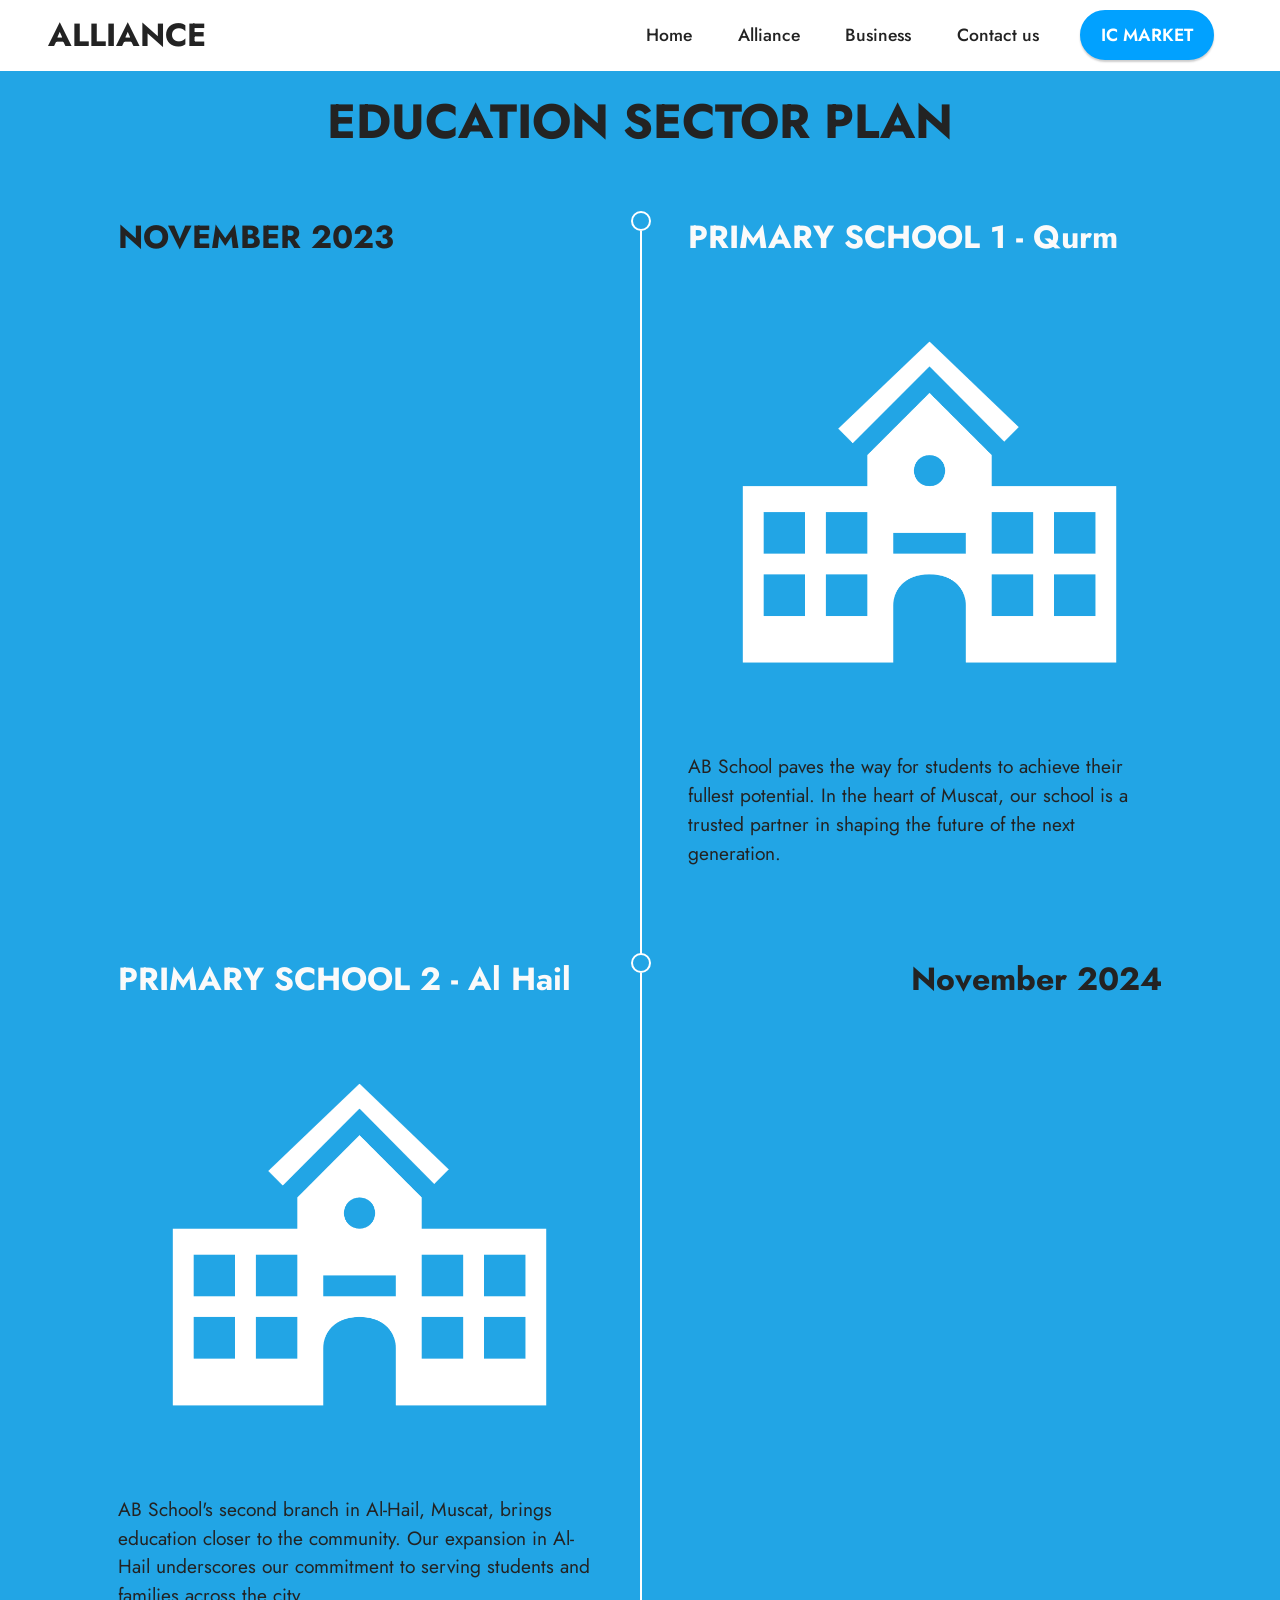
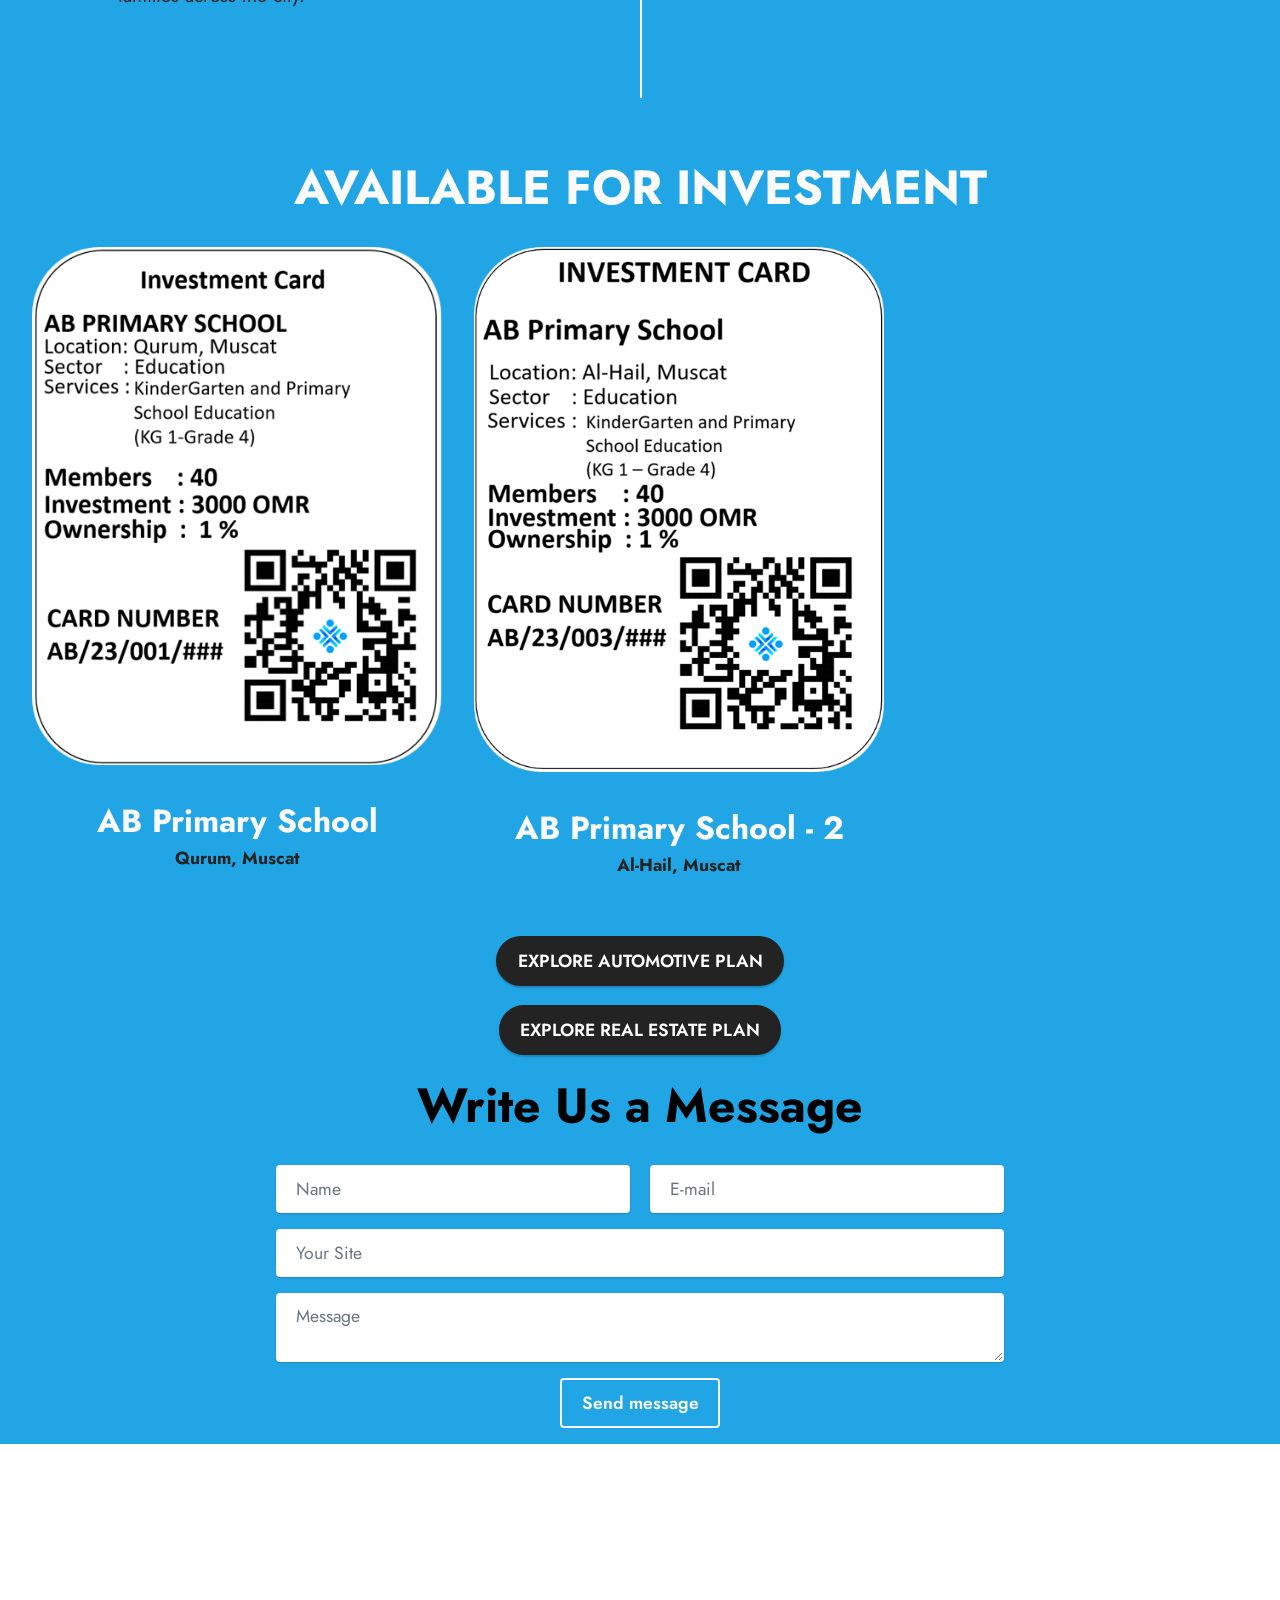
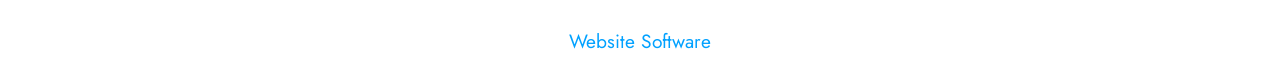
<file: EducationPlan.html>
<!DOCTYPE html>
<html  >
<head>
  <!-- Site made with Mobirise Website Builder v6.0.6, https://mobirise.com -->
  <meta charset="UTF-8">
  <meta http-equiv="X-UA-Compatible" content="IE=edge">
  <meta name="generator" content="Mobirise v6.0.6, mobirise.com">
  <meta name="viewport" content="width=device-width, initial-scale=1, minimum-scale=1">
  <link rel="shortcut icon" href="assets/images/logo-nobg-1.png" type="image/x-icon">
  <meta name="description" content="">
  
  
  <title>EDUCATION PLAN</title>
  <link rel="stylesheet" href="assets/web/assets/mobirise-icons2/mobirise2.css">
  <link rel="stylesheet" href="assets/bootstrap/css/bootstrap.min.css">
  <link rel="stylesheet" href="assets/bootstrap/css/bootstrap-grid.min.css">
  <link rel="stylesheet" href="assets/bootstrap/css/bootstrap-reboot.min.css">
  <link rel="stylesheet" href="assets/dropdown/css/style.css">
  <link rel="stylesheet" href="assets/socicon/css/styles.css">
  <link rel="stylesheet" href="assets/theme/css/style.css">
  <link rel="preload" href="https://fonts.googleapis.com/css?family=Jost:100,200,300,400,500,600,700,800,900,100i,200i,300i,400i,500i,600i,700i,800i,900i&display=swap" as="style" onload="this.onload=null;this.rel='stylesheet'">
  <noscript><link rel="stylesheet" href="https://fonts.googleapis.com/css?family=Jost:100,200,300,400,500,600,700,800,900,100i,200i,300i,400i,500i,600i,700i,800i,900i&display=swap"></noscript>
  <link rel="preload" as="style" href="assets/mobirise/css/mbr-additional.css?v=lgKCSS"><link rel="stylesheet" href="assets/mobirise/css/mbr-additional.css?v=lgKCSS" type="text/css">

  
  
  
</head>
<body>
  
  <section data-bs-version="5.1" class="menu menu2 cid-tRAPdFhzig" once="menu" id="menu2-1u">
    
    <nav class="navbar navbar-dropdown navbar-fixed-top navbar-expand-lg">
        <div class="container-fluid">
            <div class="navbar-brand">
                
                <span class="navbar-caption-wrap"><a class="navbar-caption text-black text-primary display-5" href="index.html">ALLIANCE</a></span>
            </div>
            <button class="navbar-toggler" type="button" data-toggle="collapse" data-bs-toggle="collapse" data-target="#navbarSupportedContent" data-bs-target="#navbarSupportedContent" aria-controls="navbarNavAltMarkup" aria-expanded="false" aria-label="Toggle navigation">
                <div class="hamburger">
                    <span></span>
                    <span></span>
                    <span></span>
                    <span></span>
                </div>
            </button>
            <div class="collapse navbar-collapse" id="navbarSupportedContent">
                <ul class="navbar-nav nav-dropdown" data-app-modern-menu="true"><li class="nav-item"><a class="nav-link link text-black text-primary display-4" href="index.html">Home</a></li><li class="nav-item"><a class="nav-link link text-black text-primary display-4" href="Alliance.html">Alliance</a></li>
                    <li class="nav-item"><a class="nav-link link text-black text-primary display-4" href="Business.html">Business</a></li><li class="nav-item"><a class="nav-link link text-black text-primary display-4" href="index.html#form5-1m">Contact us</a></li></ul>
                
                <div class="navbar-buttons mbr-section-btn"><a class="btn btn-info display-4" href="ICMarket.html">IC MARKET</a></div>
            </div>
        </div>
    </nav>
</section>

<section data-bs-version="5.1" class="timeline1 cid-tRAPlGeYyk" id="timeline1-26">
    

    
    
    <div class="timelines-container container" mbri-timelines="">
        <div class="mbr-section-head">
            <h3 class="mbr-section-title mbr-fonts-style align-center mb-0 display-2">
                <strong>EDUCATION SECTOR PLAN</strong></h3>
            
        </div>
        <div class="row timeline-element mb-2 mt-4">
            <div class="timeline-date col-12 col-md-6">
                <div class="timeline-date-wrapper">
                    <p class="mbr-timeline-date mbr-fonts-style display-5"><strong>NOVEMBER 2023</strong></p>
                </div>
            </div>
            <span class="iconBackground"></span>
            <div class="col-12 col-md-6">
                <div class="timeline-text-wrapper">
                    <h4 class="mbr-timeline-title mbr-fonts-style mb-4 display-5">
                        <strong>PRIMARY SCHOOL 1 - Qurm</strong></h4>
                    <div class="image-wrapper mb-4">
                        <img src="assets/images/screenshot-2023-10-6.png" alt="Mobirise Website Builder" title="">
                    </div>
                    <p class="mbr-text mbr-fonts-style display-7">
                        AB School paves the way for students to achieve their fullest potential. In the heart of Muscat, our school is a trusted partner in shaping the future of the next generation.
                    </p>
                </div>
            </div>
        </div>
        <div class="row timeline-element mb-2">
            <div class="col-12 col-md-6">
                <div class="timeline-text-wrapper">
                    <h4 class="mbr-timeline-title mbr-fonts-style mb-4 display-5"><strong>PRIMARY SCHOOL 2 - Al Hail</strong></h4>
                    <div class="image-wrapper mb-4">
                        <img src="assets/images/screenshot-2023-10-6.png" alt="Mobirise Website Builder" title="">
                    </div>
                    <p class="mbr-text mbr-fonts-style display-7">
                        AB School's second branch in Al-Hail, Muscat, brings education closer to the community. Our expansion in Al-Hail underscores our commitment to serving students and families across the city.
                    </p>
                </div>
            </div>
            <span class="iconBackground"></span>
            <div class="timeline-date col-12 col-md-6">
                <div class="timeline-date-wrapper">
                    <p class="mbr-timeline-date mbr-fonts-style display-5"><strong>November 2024</strong></p>
                </div>
            </div>
        </div>
        
        
        
        
        
        
        
        
        
        
    </div>
</section>

<section data-bs-version="5.1" class="slider3 mbr-embla cid-tRAPdGNT4X" id="slider3-1w">
    

    
    
    <div class="position-relative text-center">
        <div class="col-12">
            <h3 class="mbr-section-title mbr-fonts-style align-center mb-4 display-2"><strong>AVAILABLE FOR INVESTMENT</strong></h3>
            
        </div>
        <div class="embla" data-skip-snaps="true" data-align="center" data-contain-scroll="trimSnaps" data-auto-play-interval="5" data-draggable="true">
            <div class="embla__viewport container-fluid">
                <div class="embla__container">
                    <div class="embla__slide slider-image item active" style="margin-left: 1rem; margin-right: 1rem;">
                        <div class="card-wrap">
                            <div class="item-wrapper position-relative">
                                <div class="image-wrap">
                                    <img src="assets/images/ic-2.png" alt="Mobirise Website Builder" data-slide-to="0" data-bs-slide-to="0">
                                </div>
                            </div>
                            <div class="content-wrap">
                                <h5 class="mbr-section-title card-title mbr-fonts-style align-center m-0 display-5"><strong>AB Primary School</strong></h5>
                                <h6 class="mbr-role mbr-fonts-style align-center mb-3 display-4">
                                    <strong>Qurum, Muscat</strong></h6>
                                
                                
                                
                            </div>
                        </div>
                    </div><div class="embla__slide slider-image item" style="margin-left: 1rem; margin-right: 1rem;">
                        <div class="card-wrap">
                            <div class="item-wrapper position-relative">
                                <div class="image-wrap">
                                    <img src="assets/images/ic-4.png" alt="Mobirise Website Builder" data-slide-to="2" data-bs-slide-to="2">
                                </div>
                            </div>
                            <div class="content-wrap">
                                <h5 class="mbr-section-title card-title mbr-fonts-style align-center m-0 display-5"><strong>AB Primary School - 2</strong></h5>
                                <h6 class="mbr-role mbr-fonts-style align-center mb-3 display-4">
                                    <strong>Al-Hail, Muscat</strong></h6>
                                
                                
                                
                            </div>
                        </div>
                    </div>
                    
                    
                    
                </div>
            </div>
            <button class="embla__button embla__button--prev">
                <span class="mobi-mbri mobi-mbri-arrow-prev mbr-iconfont" aria-hidden="true"></span>
                <span class="sr-only visually-hidden visually-hidden">Previous</span>
            </button>
            <button class="embla__button embla__button--next">
                <span class="mobi-mbri mobi-mbri-arrow-next mbr-iconfont" aria-hidden="true"></span>
                <span class="sr-only visually-hidden visually-hidden">Next</span>
            </button>
        </div>
    </div>
</section>

<section data-bs-version="5.1" class="content11 cid-tRAPdJKfuv" id="content11-1z">
    
    <div class="container">
        <div class="row justify-content-center">
            <div class="col-md-12 col-lg-10">
                <div class="mbr-section-btn align-center"><a class="btn btn-black display-4" href="AutomotivePlan.html">EXPLORE AUTOMOTIVE PLAN</a></div>
            </div>
        </div>
    </div>
</section>

<section data-bs-version="5.1" class="content11 cid-tRAPdMuuY0" id="content11-21">
    
    <div class="container">
        <div class="row justify-content-center">
            <div class="col-md-12 col-lg-10">
                <div class="mbr-section-btn align-center"><a class="btn btn-black display-4" href="ICMarket.html">EXPLORE REAL ESTATE PLAN</a></div>
            </div>
        </div>
    </div>
</section>

<section data-bs-version="5.1" class="form5 cid-tRAXEyd88Y" id="form5-2g">
    
    
    <div class="container">
        <div class="mbr-section-head">
            <h3 class="mbr-section-title mbr-fonts-style align-center mb-0 display-2"><strong>Write Us a Message</strong></h3>
            
        </div>
        <div class="row justify-content-center mt-4">
            <div class="col-lg-8 mx-auto mbr-form">
                <form action="https://mobirise.eu/" method="POST" class="mbr-form form-with-styler" data-verified="">
                    <div class="row">
                        
                        <div hidden="hidden" data-form-alert-danger="" class="alert alert-danger col-12">Oops...! some
                            problem!</div>
                    </div>
                    <div class="dragArea row">
                        <div class="col-md col-sm-12 form-group mb-3" data-for="name">
                            <input type="text" name="name" placeholder="Name" data-form-field="name" class="form-control" value="" id="name-form5-2g">
                        </div>
                        <div class="col-md col-sm-12 form-group mb-3" data-for="email">
                            <input type="email" name="email" placeholder="E-mail" data-form-field="email" class="form-control" value="" id="email-form5-2g">
                        </div>
                        <div class="col-12 form-group mb-3" data-for="url">
                            <input type="url" name="url" placeholder="Your Site" data-form-field="url" class="form-control" value="" id="url-form5-2g">
                        </div>
                        <div class="col-12 form-group mb-3" data-for="textarea">
                            <textarea name="textarea" placeholder="Message" data-form-field="textarea" class="form-control" id="textarea-form5-2g"></textarea>
                        </div>
                        <div class="col-lg-12 col-md-12 col-sm-12 align-center mbr-section-btn"><button type="submit" class="btn btn-white-outline display-4">Send message</button></div>
                    </div>
                </form>
            </div>
        </div>
    </div>
</section>

<section data-bs-version="5.1" class="footer3 cid-tRAPdOwXAI mbr-reveal" once="footers" id="footer3-23">

    

    

    <div class="container">
        <div class="row align-center mbr-white">
            <div class="row row-links">
                <ul class="foot-menu">
                    
                    
                    
                    
                    
                <li class="foot-menu-item mbr-fonts-style display-7"><a href="index.html" class="text-white text-primary">Home</a></li><li class="foot-menu-item mbr-fonts-style display-7"><a href="page1.html" class="text-primary">Alliance</a></li><li class="foot-menu-item mbr-fonts-style display-7"><a href="page2.html" class="text-primary">Business</a></li></ul>
            </div>
            
            <div class="row row-copirayt">
                <p class="mbr-text mb-0 mbr-fonts-style mbr-white align-center display-7">
                    © Copyright 2023 Alliance Businesses<br>All Rights Reserved</p>
            </div>
        </div>
    </div>
</section><section class="display-7" style="padding: 0;align-items: center;justify-content: center;flex-wrap: wrap;    align-content: center;display: flex;position: relative;height: 4rem;"><a href="https://mobiri.se/" style="flex: 1 1;height: 4rem;position: absolute;width: 100%;z-index: 1;"><img alt="" style="height: 4rem;" src="[data-uri]"></a><p style="margin: 0;text-align: center;" class="display-7">&#8204;</p><a style="z-index:1" href="https://mobirise.com"> Website Software</a></section><script src="assets/bootstrap/js/bootstrap.bundle.min.js"></script>  <script src="assets/smoothscroll/smooth-scroll.js"></script>  <script src="assets/ytplayer/index.js"></script>  <script src="assets/dropdown/js/navbar-dropdown.js"></script>  <script src="assets/embla/embla.min.js"></script>  <script src="assets/embla/script.js"></script>  <script src="assets/theme/js/script.js"></script>  
  
  
</body>
</html>
</file>
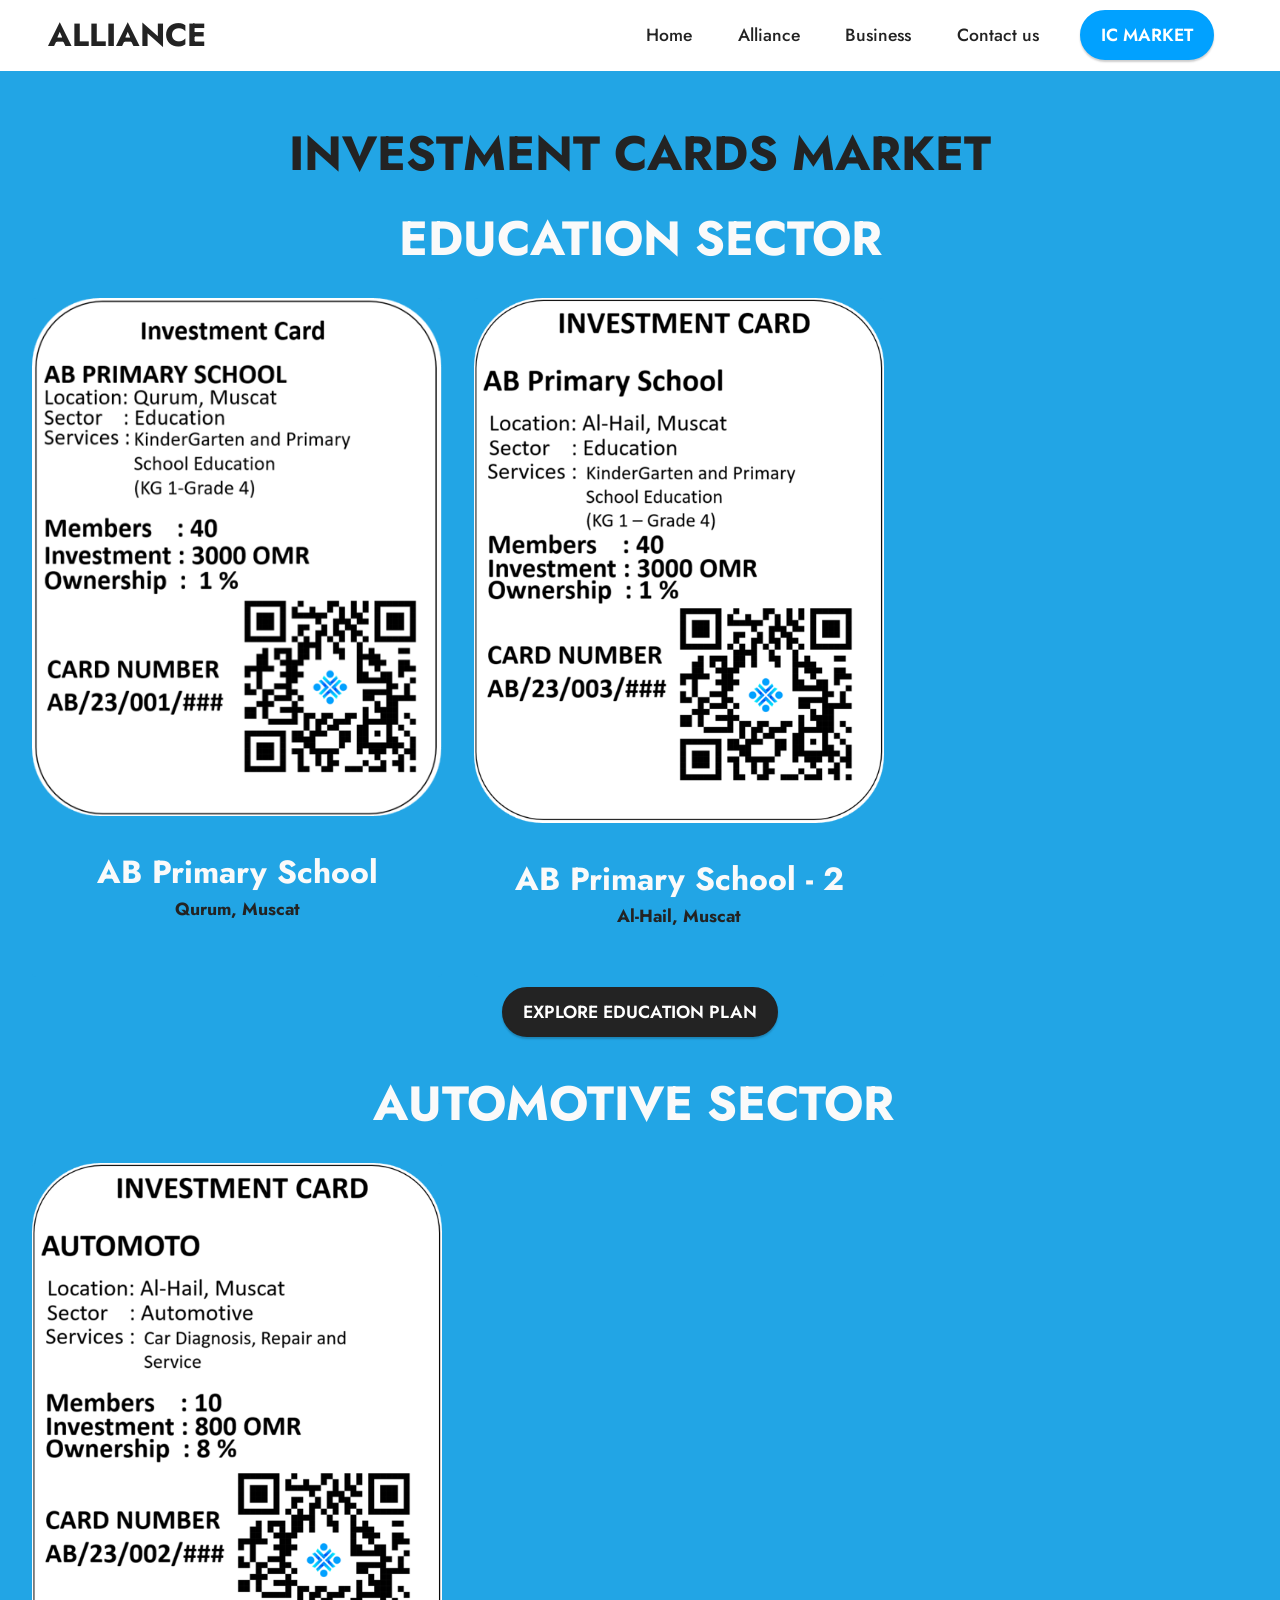
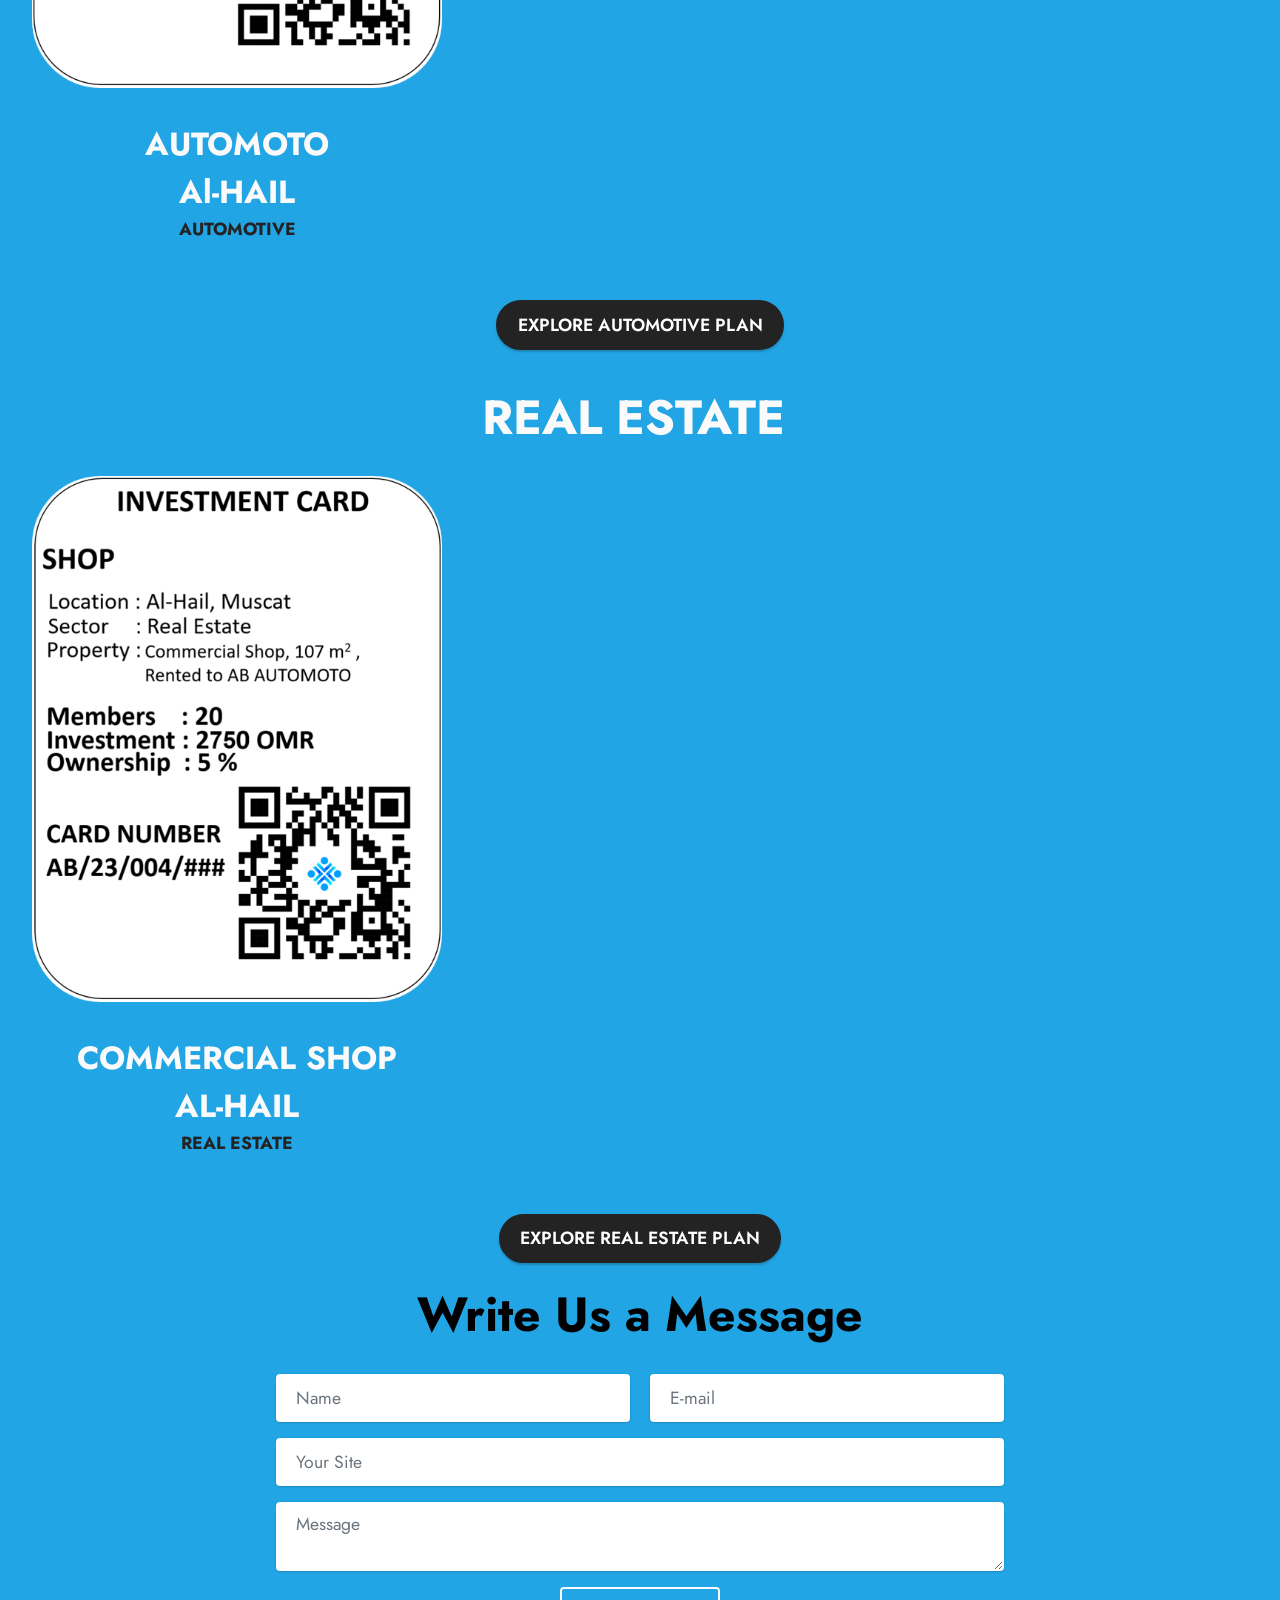
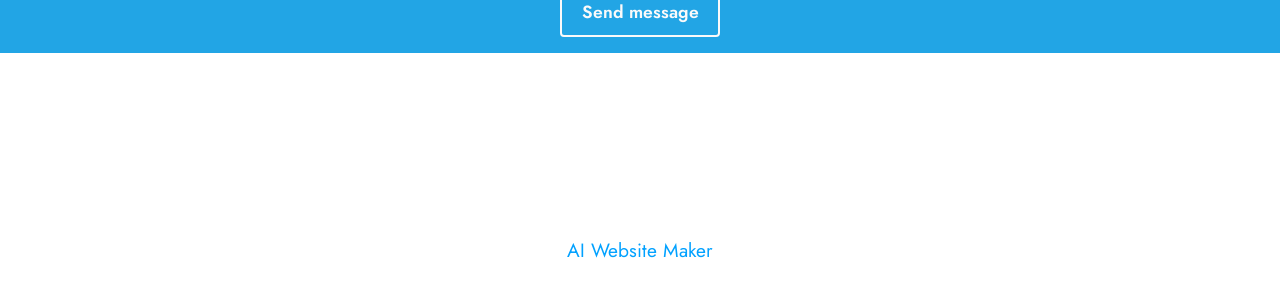
<file: ICMarket.html>
<!DOCTYPE html>
<html  >
<head>
  <!-- Site made with Mobirise Website Builder v6.0.6, https://mobirise.com -->
  <meta charset="UTF-8">
  <meta http-equiv="X-UA-Compatible" content="IE=edge">
  <meta name="generator" content="Mobirise v6.0.6, mobirise.com">
  <meta name="viewport" content="width=device-width, initial-scale=1, minimum-scale=1">
  <link rel="shortcut icon" href="assets/images/logo-nobg-1.png" type="image/x-icon">
  <meta name="description" content="">
  
  
  <title>IC Market</title>
  <link rel="stylesheet" href="assets/web/assets/mobirise-icons2/mobirise2.css">
  <link rel="stylesheet" href="assets/bootstrap/css/bootstrap.min.css">
  <link rel="stylesheet" href="assets/bootstrap/css/bootstrap-grid.min.css">
  <link rel="stylesheet" href="assets/bootstrap/css/bootstrap-reboot.min.css">
  <link rel="stylesheet" href="assets/dropdown/css/style.css">
  <link rel="stylesheet" href="assets/socicon/css/styles.css">
  <link rel="stylesheet" href="assets/theme/css/style.css">
  <link rel="preload" href="https://fonts.googleapis.com/css?family=Jost:100,200,300,400,500,600,700,800,900,100i,200i,300i,400i,500i,600i,700i,800i,900i&display=swap" as="style" onload="this.onload=null;this.rel='stylesheet'">
  <noscript><link rel="stylesheet" href="https://fonts.googleapis.com/css?family=Jost:100,200,300,400,500,600,700,800,900,100i,200i,300i,400i,500i,600i,700i,800i,900i&display=swap"></noscript>
  <link rel="preload" as="style" href="assets/mobirise/css/mbr-additional.css?v=ZvyzDJ"><link rel="stylesheet" href="assets/mobirise/css/mbr-additional.css?v=ZvyzDJ" type="text/css">

  
  
  
</head>
<body>
  
  <section data-bs-version="5.1" class="menu menu2 cid-tRuT9uR63I" once="menu" id="menu2-11">
    
    <nav class="navbar navbar-dropdown navbar-fixed-top navbar-expand-lg">
        <div class="container-fluid">
            <div class="navbar-brand">
                
                <span class="navbar-caption-wrap"><a class="navbar-caption text-black text-primary display-5" href="index.html">ALLIANCE</a></span>
            </div>
            <button class="navbar-toggler" type="button" data-toggle="collapse" data-bs-toggle="collapse" data-target="#navbarSupportedContent" data-bs-target="#navbarSupportedContent" aria-controls="navbarNavAltMarkup" aria-expanded="false" aria-label="Toggle navigation">
                <div class="hamburger">
                    <span></span>
                    <span></span>
                    <span></span>
                    <span></span>
                </div>
            </button>
            <div class="collapse navbar-collapse" id="navbarSupportedContent">
                <ul class="navbar-nav nav-dropdown" data-app-modern-menu="true"><li class="nav-item"><a class="nav-link link text-black text-primary display-4" href="index.html">Home</a></li><li class="nav-item"><a class="nav-link link text-black text-primary display-4" href="Alliance.html">Alliance</a></li>
                    <li class="nav-item"><a class="nav-link link text-black text-primary display-4" href="Business.html">Business</a></li><li class="nav-item"><a class="nav-link link text-black text-primary display-4" href="index.html#form5-1m">Contact us</a></li></ul>
                
                <div class="navbar-buttons mbr-section-btn"><a class="btn btn-info display-4" href="ICMarket.html">IC MARKET</a></div>
            </div>
        </div>
    </nav>
</section>

<section data-bs-version="5.1" class="info1 cid-tRAN788L2h" id="info1-1q">
    

    
    
    <div class="align-center container">
        <div class="row justify-content-center">
            <div class="col-12 col-lg-8">
                <h3 class="mbr-section-title mb-4 mbr-fonts-style display-1"><strong>INVESTMENT CARDS MARKET</strong></h3>
                
                
            </div>
        </div>
    </div>
</section>

<section data-bs-version="5.1" class="slider3 mbr-embla cid-tRuTDJQSPS" id="slider3-19">
    

    
    
    <div class="position-relative text-center">
        <div class="col-12">
            <h3 class="mbr-section-title mbr-fonts-style align-center mb-4 display-2"><strong>EDUCATION SECTOR</strong></h3>
            
        </div>
        <div class="embla" data-skip-snaps="true" data-align="center" data-contain-scroll="trimSnaps" data-auto-play-interval="5" data-draggable="true">
            <div class="embla__viewport container-fluid">
                <div class="embla__container">
                    <div class="embla__slide slider-image item active" style="margin-left: 1rem; margin-right: 1rem;">
                        <div class="card-wrap">
                            <div class="item-wrapper position-relative">
                                <div class="image-wrap">
                                    <img src="assets/images/ic-2.png" alt="Mobirise Website Builder" data-slide-to="0" data-bs-slide-to="0">
                                </div>
                            </div>
                            <div class="content-wrap">
                                <h5 class="mbr-section-title card-title mbr-fonts-style align-center m-0 display-5"><strong>AB Primary School</strong></h5>
                                <h6 class="mbr-role mbr-fonts-style align-center mb-3 display-4">
                                    <strong>Qurum, Muscat</strong></h6>
                                
                                
                                
                            </div>
                        </div>
                    </div><div class="embla__slide slider-image item" style="margin-left: 1rem; margin-right: 1rem;">
                        <div class="card-wrap">
                            <div class="item-wrapper position-relative">
                                <div class="image-wrap">
                                    <img src="assets/images/ic-4.png" alt="Mobirise Website Builder" data-slide-to="2" data-bs-slide-to="2">
                                </div>
                            </div>
                            <div class="content-wrap">
                                <h5 class="mbr-section-title card-title mbr-fonts-style align-center m-0 display-5"><strong>AB Primary School - 2</strong></h5>
                                <h6 class="mbr-role mbr-fonts-style align-center mb-3 display-4">
                                    <strong>Al-Hail, Muscat</strong></h6>
                                
                                
                                
                            </div>
                        </div>
                    </div>
                    
                    
                    
                </div>
            </div>
            <button class="embla__button embla__button--prev">
                <span class="mobi-mbri mobi-mbri-arrow-prev mbr-iconfont" aria-hidden="true"></span>
                <span class="sr-only visually-hidden visually-hidden">Previous</span>
            </button>
            <button class="embla__button embla__button--next">
                <span class="mobi-mbri mobi-mbri-arrow-next mbr-iconfont" aria-hidden="true"></span>
                <span class="sr-only visually-hidden visually-hidden">Next</span>
            </button>
        </div>
    </div>
</section>

<section data-bs-version="5.1" class="content11 cid-tRAOrSl67X" id="content11-1r">
    
    <div class="container">
        <div class="row justify-content-center">
            <div class="col-md-12 col-lg-10">
                <div class="mbr-section-btn align-center"><a class="btn btn-black display-4" href="EducationPlan.html">EXPLORE EDUCATION PLAN</a></div>
            </div>
        </div>
    </div>
</section>

<section data-bs-version="5.1" class="slider3 mbr-embla cid-tRAN0osMD3" id="slider3-1o">
    

    
    
    <div class="position-relative text-center">
        <div class="col-12">
            <h3 class="mbr-section-title mbr-fonts-style align-center mb-4 display-2"><strong>AUTOMOTIVE SECTOR&nbsp;</strong></h3>
            
        </div>
        <div class="embla" data-skip-snaps="true" data-align="center" data-contain-scroll="trimSnaps" data-auto-play-interval="5" data-draggable="true">
            <div class="embla__viewport container-fluid">
                <div class="embla__container">
                    <div class="embla__slide slider-image item active" style="margin-left: 1rem; margin-right: 1rem;">
                        <div class="card-wrap">
                            <div class="item-wrapper position-relative">
                                <div class="image-wrap">
                                    <img src="assets/images/ic-3.png" alt="Mobirise Website Builder" data-slide-to="1" data-bs-slide-to="1">
                                </div>
                            </div>
                            <div class="content-wrap">
                                <h5 class="mbr-section-title card-title mbr-fonts-style align-center m-0 display-5">
                                    <strong>AUTOMOTO</strong><br><strong>Al-HAIL</strong></h5>
                                <h6 class="mbr-role mbr-fonts-style align-center mb-3 display-4">
                                    <strong>AUTOMOTIVE</strong></h6>
                                
                                
                                
                            </div>
                        </div>
                    </div>
                    
                    
                    
                </div>
            </div>
            <button class="embla__button embla__button--prev">
                <span class="mobi-mbri mobi-mbri-arrow-prev mbr-iconfont" aria-hidden="true"></span>
                <span class="sr-only visually-hidden visually-hidden">Previous</span>
            </button>
            <button class="embla__button embla__button--next">
                <span class="mobi-mbri mobi-mbri-arrow-next mbr-iconfont" aria-hidden="true"></span>
                <span class="sr-only visually-hidden visually-hidden">Next</span>
            </button>
        </div>
    </div>
</section>

<section data-bs-version="5.1" class="content11 cid-tRAOsxnkBR" id="content11-1s">
    
    <div class="container">
        <div class="row justify-content-center">
            <div class="col-md-12 col-lg-10">
                <div class="mbr-section-btn align-center"><a class="btn btn-black display-4" href="AutomotivePlan.html">EXPLORE AUTOMOTIVE PLAN</a></div>
            </div>
        </div>
    </div>
</section>

<section data-bs-version="5.1" class="slider3 mbr-embla cid-tRAN1OjuIB" id="slider3-1p">
    

    
    
    <div class="position-relative text-center">
        <div class="col-12">
            <h3 class="mbr-section-title mbr-fonts-style align-center mb-4 display-2"><strong>REAL ESTATE&nbsp;</strong></h3>
            
        </div>
        <div class="embla" data-skip-snaps="true" data-align="center" data-contain-scroll="trimSnaps" data-auto-play-interval="5" data-draggable="true">
            <div class="embla__viewport container-fluid">
                <div class="embla__container">
                    
                    
                    
                    <div class="embla__slide slider-image item active" style="margin-left: 1rem; margin-right: 1rem;">
                        <div class="card-wrap">
                            <div class="item-wrapper position-relative">
                                <div class="image-wrap">
                                    <img src="assets/images/ic-5.png" alt="Mobirise Website Builder">
                                </div>
                            </div>
                            <div class="content-wrap">
                                <h5 class="mbr-section-title card-title mbr-fonts-style align-center m-0 display-5"><strong>COMMERCIAL SHOP</strong><br><strong>AL-HAIL</strong></h5>
                                <h6 class="mbr-role mbr-fonts-style align-center mb-3 display-4">
                                    <strong>REAL ESTATE</strong></h6>
                                
                                
                                
                            </div>
                        </div>
                    </div>
                </div>
            </div>
            <button class="embla__button embla__button--prev">
                <span class="mobi-mbri mobi-mbri-arrow-prev mbr-iconfont" aria-hidden="true"></span>
                <span class="sr-only visually-hidden visually-hidden">Previous</span>
            </button>
            <button class="embla__button embla__button--next">
                <span class="mobi-mbri mobi-mbri-arrow-next mbr-iconfont" aria-hidden="true"></span>
                <span class="sr-only visually-hidden visually-hidden">Next</span>
            </button>
        </div>
    </div>
</section>

<section data-bs-version="5.1" class="content11 cid-tRAOt5tvfT" id="content11-1t">
    
    <div class="container">
        <div class="row justify-content-center">
            <div class="col-md-12 col-lg-10">
                <div class="mbr-section-btn align-center"><a class="btn btn-black display-4" href="ICMarket.html">EXPLORE REAL ESTATE PLAN</a></div>
            </div>
        </div>
    </div>
</section>

<section data-bs-version="5.1" class="form5 cid-tRAXzf6jGh" id="form5-2f">
    
    
    <div class="container">
        <div class="mbr-section-head">
            <h3 class="mbr-section-title mbr-fonts-style align-center mb-0 display-2"><strong>Write Us a Message</strong></h3>
            
        </div>
        <div class="row justify-content-center mt-4">
            <div class="col-lg-8 mx-auto mbr-form">
                <form action="https://mobirise.eu/" method="POST" class="mbr-form form-with-styler" data-verified="">
                    <div class="row">
                        
                        <div hidden="hidden" data-form-alert-danger="" class="alert alert-danger col-12">Oops...! some
                            problem!</div>
                    </div>
                    <div class="dragArea row">
                        <div class="col-md col-sm-12 form-group mb-3" data-for="name">
                            <input type="text" name="name" placeholder="Name" data-form-field="name" class="form-control" value="" id="name-form5-2f">
                        </div>
                        <div class="col-md col-sm-12 form-group mb-3" data-for="email">
                            <input type="email" name="email" placeholder="E-mail" data-form-field="email" class="form-control" value="" id="email-form5-2f">
                        </div>
                        <div class="col-12 form-group mb-3" data-for="url">
                            <input type="url" name="url" placeholder="Your Site" data-form-field="url" class="form-control" value="" id="url-form5-2f">
                        </div>
                        <div class="col-12 form-group mb-3" data-for="textarea">
                            <textarea name="textarea" placeholder="Message" data-form-field="textarea" class="form-control" id="textarea-form5-2f"></textarea>
                        </div>
                        <div class="col-lg-12 col-md-12 col-sm-12 align-center mbr-section-btn"><button type="submit" class="btn btn-white-outline display-4">Send message</button></div>
                    </div>
                </form>
            </div>
        </div>
    </div>
</section>

<section data-bs-version="5.1" class="footer3 cid-tRuT9A91cS mbr-reveal" once="footers" id="footer3-18">

    

    

    <div class="container">
        <div class="row align-center mbr-white">
            <div class="row row-links">
                <ul class="foot-menu">
                    
                    
                    
                    
                    
                <li class="foot-menu-item mbr-fonts-style display-7"><a href="index.html" class="text-white text-primary">Home</a></li><li class="foot-menu-item mbr-fonts-style display-7"><a href="page1.html" class="text-primary">Alliance</a></li><li class="foot-menu-item mbr-fonts-style display-7"><a href="page2.html" class="text-primary">Business</a></li></ul>
            </div>
            
            <div class="row row-copirayt">
                <p class="mbr-text mb-0 mbr-fonts-style mbr-white align-center display-7">
                    © Copyright 2023 Alliance Businesses<br>All Rights Reserved</p>
            </div>
        </div>
    </div>
</section><section class="display-7" style="padding: 0;align-items: center;justify-content: center;flex-wrap: wrap;    align-content: center;display: flex;position: relative;height: 4rem;"><a href="https://mobiri.se/" style="flex: 1 1;height: 4rem;position: absolute;width: 100%;z-index: 1;"><img alt="" style="height: 4rem;" src="[data-uri]"></a><p style="margin: 0;text-align: center;" class="display-7">&#8204;</p><a style="z-index:1" href="https://mobirise.com/builder/ai-website-maker.html">AI Website Maker</a></section><script src="assets/bootstrap/js/bootstrap.bundle.min.js"></script>  <script src="assets/smoothscroll/smooth-scroll.js"></script>  <script src="assets/ytplayer/index.js"></script>  <script src="assets/dropdown/js/navbar-dropdown.js"></script>  <script src="assets/embla/embla.min.js"></script>  <script src="assets/embla/script.js"></script>  <script src="assets/theme/js/script.js"></script>  
  
  
</body>
</html>
</file>
<file: assets/web/assets/mobirise-icons2/mobirise2.css>
@font-face {
  font-family: 'Moririse2';
  font-display: swap;
  src:  url('mobirise2.eot?f2bix4');
  src:  url('mobirise2.eot?f2bix4#iefix') format('embedded-opentype'),
    url('mobirise2.ttf?f2bix4') format('truetype'),
    url('mobirise2.woff?f2bix4') format('woff'),
    url('mobirise2.svg?f2bix4#mobirise2') format('svg');
  font-weight: normal;
  font-style: normal;
}

[class^="mobi-"], [class*=" mobi-"] {
  /* use !important to prevent issues with browser extensions that change fonts */
  font-family: 'Moririse2' !important;
  speak: none;
  font-style: normal;
  font-weight: normal;
  font-variant: normal;
  text-transform: none;
  line-height: 1;

  /* Better Font Rendering =========== */
  -webkit-font-smoothing: antialiased;
  -moz-osx-font-smoothing: grayscale;
}

.mobi-mbri-add-submenu:before {
  content: "\e900";
}
.mobi-mbri-alert:before {
  content: "\e901";
}
.mobi-mbri-align-center:before {
  content: "\e902";
}
.mobi-mbri-align-justify:before {
  content: "\e903";
}
.mobi-mbri-align-left:before {
  content: "\e904";
}
.mobi-mbri-align-right:before {
  content: "\e905";
}
.mobi-mbri-android:before {
  content: "\e906";
}
.mobi-mbri-apple:before {
  content: "\e907";
}
.mobi-mbri-arrow-down:before {
  content: "\e908";
}
.mobi-mbri-arrow-next:before {
  content: "\e909";
}
.mobi-mbri-arrow-prev:before {
  content: "\e90a";
}
.mobi-mbri-arrow-up:before {
  content: "\e90b";
}
.mobi-mbri-bold:before {
  content: "\e90c";
}
.mobi-mbri-bookmark:before {
  content: "\e90d";
}
.mobi-mbri-bootstrap:before {
  content: "\e90e";
}
.mobi-mbri-briefcase:before {
  content: "\e90f";
}
.mobi-mbri-browse:before {
  content: "\e910";
}
.mobi-mbri-bulleted-list:before {
  content: "\e911";
}
.mobi-mbri-calendar:before {
  content: "\e912";
}
.mobi-mbri-camera:before {
  content: "\e913";
}
.mobi-mbri-cart-add:before {
  content: "\e914";
}
.mobi-mbri-cart-full:before {
  content: "\e915";
}
.mobi-mbri-cash:before {
  content: "\e916";
}
.mobi-mbri-change-style:before {
  content: "\e917";
}
.mobi-mbri-chat:before {
  content: "\e918";
}
.mobi-mbri-clock:before {
  content: "\e919";
}
.mobi-mbri-close:before {
  content: "\e91a";
}
.mobi-mbri-cloud:before {
  content: "\e91b";
}
.mobi-mbri-code:before {
  content: "\e91c";
}
.mobi-mbri-contact-form:before {
  content: "\e91d";
}
.mobi-mbri-credit-card:before {
  content: "\e91e";
}
.mobi-mbri-cursor-click:before {
  content: "\e91f";
}
.mobi-mbri-cust-feedback:before {
  content: "\e920";
}
.mobi-mbri-database:before {
  content: "\e921";
}
.mobi-mbri-delivery:before {
  content: "\e922";
}
.mobi-mbri-desktop:before {
  content: "\e923";
}
.mobi-mbri-devices:before {
  content: "\e924";
}
.mobi-mbri-down:before {
  content: "\e925";
}
.mobi-mbri-download-2:before {
  content: "\e926";
}
.mobi-mbri-download:before {
  content: "\e927";
}
.mobi-mbri-drag-n-drop-2:before {
  content: "\e928";
}
.mobi-mbri-drag-n-drop:before {
  content: "\e929";
}
.mobi-mbri-edit-2:before {
  content: "\e92a";
}
.mobi-mbri-edit:before {
  content: "\e92b";
}
.mobi-mbri-error:before {
  content: "\e92c";
}
.mobi-mbri-extension:before {
  content: "\e92d";
}
.mobi-mbri-features:before {
  content: "\e92e";
}
.mobi-mbri-file:before {
  content: "\e92f";
}
.mobi-mbri-flag:before {
  content: "\e930";
}
.mobi-mbri-folder:before {
  content: "\e931";
}
.mobi-mbri-gift:before {
  content: "\e932";
}
.mobi-mbri-github:before {
  content: "\e933";
}
.mobi-mbri-globe-2:before {
  content: "\e934";
}
.mobi-mbri-globe:before {
  content: "\e935";
}
.mobi-mbri-growing-chart:before {
  content: "\e936";
}
.mobi-mbri-hearth:before {
  content: "\e937";
}
.mobi-mbri-help:before {
  content: "\e938";
}
.mobi-mbri-home:before {
  content: "\e939";
}
.mobi-mbri-hot-cup:before {
  content: "\e93a";
}
.mobi-mbri-idea:before {
  content: "\e93b";
}
.mobi-mbri-image-gallery:before {
  content: "\e93c";
}
.mobi-mbri-image-slider:before {
  content: "\e93d";
}
.mobi-mbri-info:before {
  content: "\e93e";
}
.mobi-mbri-italic:before {
  content: "\e93f";
}
.mobi-mbri-key:before {
  content: "\e940";
}
.mobi-mbri-laptop:before {
  content: "\e941";
}
.mobi-mbri-layers:before {
  content: "\e942";
}
.mobi-mbri-left-right:before {
  content: "\e943";
}
.mobi-mbri-left:before {
  content: "\e944";
}
.mobi-mbri-letter:before {
  content: "\e945";
}
.mobi-mbri-like:before {
  content: "\e946";
}
.mobi-mbri-link:before {
  content: "\e947";
}
.mobi-mbri-lock:before {
  content: "\e948";
}
.mobi-mbri-login:before {
  content: "\e949";
}
.mobi-mbri-logout:before {
  content: "\e94a";
}
.mobi-mbri-magic-stick:before {
  content: "\e94b";
}
.mobi-mbri-map-pin:before {
  content: "\e94c";
}
.mobi-mbri-menu:before {
  content: "\e94d";
}
.mobi-mbri-mobile-2:before {
  content: "\e94e";
}
.mobi-mbri-mobile-horizontal:before {
  content: "\e94f";
}
.mobi-mbri-mobile:before {
  content: "\e950";
}
.mobi-mbri-mobirise:before {
  content: "\e951";
}
.mobi-mbri-more-horizontal:before {
  content: "\e952";
}
.mobi-mbri-more-vertical:before {
  content: "\e953";
}
.mobi-mbri-music:before {
  content: "\e954";
}
.mobi-mbri-new-file:before {
  content: "\e955";
}
.mobi-mbri-numbered-list:before {
  content: "\e956";
}
.mobi-mbri-opened-folder:before {
  content: "\e957";
}
.mobi-mbri-pages:before {
  content: "\e958";
}
.mobi-mbri-paper-plane:before {
  content: "\e959";
}
.mobi-mbri-paperclip:before {
  content: "\e95a";
}
.mobi-mbri-phone:before {
  content: "\e95b";
}
.mobi-mbri-photo:before {
  content: "\e95c";
}
.mobi-mbri-photos:before {
  content: "\e95d";
}
.mobi-mbri-pin:before {
  content: "\e95e";
}
.mobi-mbri-play:before {
  content: "\e95f";
}
.mobi-mbri-plus:before {
  content: "\e960";
}
.mobi-mbri-preview:before {
  content: "\e961";
}
.mobi-mbri-print:before {
  content: "\e962";
}
.mobi-mbri-protect:before {
  content: "\e963";
}
.mobi-mbri-question:before {
  content: "\e964";
}
.mobi-mbri-quote-left:before {
  content: "\e965";
}
.mobi-mbri-quote-right:before {
  content: "\e966";
}
.mobi-mbri-redo:before {
  content: "\e967";
}
.mobi-mbri-refresh:before {
  content: "\e968";
}
.mobi-mbri-responsive-2:before {
  content: "\e969";
}
.mobi-mbri-responsive:before {
  content: "\e96a";
}
.mobi-mbri-right:before {
  content: "\e96b";
}
.mobi-mbri-rocket:before {
  content: "\e96c";
}
.mobi-mbri-sad-face:before {
  content: "\e96d";
}
.mobi-mbri-sale:before {
  content: "\e96e";
}
.mobi-mbri-save:before {
  content: "\e96f";
}
.mobi-mbri-search:before {
  content: "\e970";
}
.mobi-mbri-setting-2:before {
  content: "\e971";
}
.mobi-mbri-setting-3:before {
  content: "\e972";
}
.mobi-mbri-setting:before {
  content: "\e973";
}
.mobi-mbri-share:before {
  content: "\e974";
}
.mobi-mbri-shopping-bag:before {
  content: "\e975";
}
.mobi-mbri-shopping-basket:before {
  content: "\e976";
}
.mobi-mbri-shopping-cart:before {
  content: "\e977";
}
.mobi-mbri-sites:before {
  content: "\e978";
}
.mobi-mbri-smile-face:before {
  content: "\e979";
}
.mobi-mbri-speed:before {
  content: "\e97a";
}
.mobi-mbri-star:before {
  content: "\e97b";
}
.mobi-mbri-success:before {
  content: "\e97c";
}
.mobi-mbri-sun:before {
  content: "\e97d";
}
.mobi-mbri-sun2:before {
  content: "\e97e";
}
.mobi-mbri-tablet-vertical:before {
  content: "\e97f";
}
.mobi-mbri-tablet:before {
  content: "\e980";
}
.mobi-mbri-target:before {
  content: "\e981";
}
.mobi-mbri-timer:before {
  content: "\e982";
}
.mobi-mbri-to-ftp:before {
  content: "\e983";
}
.mobi-mbri-to-local-drive:before {
  content: "\e984";
}
.mobi-mbri-touch-swipe:before {
  content: "\e985";
}
.mobi-mbri-touch:before {
  content: "\e986";
}
.mobi-mbri-trash:before {
  content: "\e987";
}
.mobi-mbri-underline:before {
  content: "\e988";
}
.mobi-mbri-undo:before {
  content: "\e989";
}
.mobi-mbri-unlink:before {
  content: "\e98a";
}
.mobi-mbri-unlock:before {
  content: "\e98b";
}
.mobi-mbri-up-down:before {
  content: "\e98c";
}
.mobi-mbri-up:before {
  content: "\e98d";
}
.mobi-mbri-update:before {
  content: "\e98e";
}
.mobi-mbri-upload-2:before {
  content: "\e98f";
}
.mobi-mbri-upload:before {
  content: "\e990";
}
.mobi-mbri-user-2:before {
  content: "\e991";
}
.mobi-mbri-user:before {
  content: "\e992";
}
.mobi-mbri-users:before {
  content: "\e993";
}
.mobi-mbri-video-play:before {
  content: "\e994";
}
.mobi-mbri-video:before {
  content: "\e995";
}
.mobi-mbri-watch:before {
  content: "\e996";
}
.mobi-mbri-website-theme-2:before {
  content: "\e997";
}
.mobi-mbri-website-theme:before {
  content: "\e998";
}
.mobi-mbri-wifi:before {
  content: "\e999";
}
.mobi-mbri-windows:before {
  content: "\e99a";
}
.mobi-mbri-zoom-in:before {
  content: "\e99b";
}
.mobi-mbri-zoom-out:before {
  content: "\e99c";
}
</file>
<file: assets/web/assets/mobirise-icons/mobirise-icons.css>
@font-face {
  font-family: 'MobiriseIcons';
  src:  url('mobirise-icons.eot?spat4u');
  src:  url('mobirise-icons.eot?spat4u#iefix') format('embedded-opentype'),
    url('mobirise-icons.ttf?spat4u') format('truetype'),
    url('mobirise-icons.woff?spat4u') format('woff'),
    url('mobirise-icons.svg?spat4u#MobiriseIcons') format('svg');
  font-weight: normal;
  font-style: normal;
  font-display: swap;
}

[class^="mbri-"], [class*=" mbri-"] {
  /* use !important to prevent issues with browser extensions that change fonts */
  font-family: MobiriseIcons !important;
  speak: none;
  font-style: normal;
  font-weight: normal;
  font-variant: normal;
  text-transform: none;
  line-height: 1;

  /* Better Font Rendering =========== */
  -webkit-font-smoothing: antialiased;
  -moz-osx-font-smoothing: grayscale;
}

.mbri-add-submenu:before {
  content: "\e900";
}
.mbri-alert:before {
  content: "\e901";
}
.mbri-align-center:before {
  content: "\e902";
}
.mbri-align-justify:before {
  content: "\e903";
}
.mbri-align-left:before {
  content: "\e904";
}
.mbri-align-right:before {
  content: "\e905";
}
.mbri-android:before {
  content: "\e906";
}
.mbri-apple:before {
  content: "\e907";
}
.mbri-arrow-down:before {
  content: "\e908";
}
.mbri-arrow-next:before {
  content: "\e909";
}
.mbri-arrow-prev:before {
  content: "\e90a";
}
.mbri-arrow-up:before {
  content: "\e90b";
}
.mbri-bold:before {
  content: "\e90c";
}
.mbri-bookmark:before {
  content: "\e90d";
}
.mbri-bootstrap:before {
  content: "\e90e";
}
.mbri-briefcase:before {
  content: "\e90f";
}
.mbri-browse:before {
  content: "\e910";
}
.mbri-bulleted-list:before {
  content: "\e911";
}
.mbri-calendar:before {
  content: "\e912";
}
.mbri-camera:before {
  content: "\e913";
}
.mbri-cart-add:before {
  content: "\e914";
}
.mbri-cart-full:before {
  content: "\e915";
}
.mbri-cash:before {
  content: "\e916";
}
.mbri-change-style:before {
  content: "\e917";
}
.mbri-chat:before {
  content: "\e918";
}
.mbri-clock:before {
  content: "\e919";
}
.mbri-close:before {
  content: "\e91a";
}
.mbri-cloud:before {
  content: "\e91b";
}
.mbri-code:before {
  content: "\e91c";
}
.mbri-contact-form:before {
  content: "\e91d";
}
.mbri-credit-card:before {
  content: "\e91e";
}
.mbri-cursor-click:before {
  content: "\e91f";
}
.mbri-cust-feedback:before {
  content: "\e920";
}
.mbri-database:before {
  content: "\e921";
}
.mbri-delivery:before {
  content: "\e922";
}
.mbri-desktop:before {
  content: "\e923";
}
.mbri-devices:before {
  content: "\e924";
}
.mbri-down:before {
  content: "\e925";
}
.mbri-download:before {
  content: "\e989";
}
.mbri-drag-n-drop:before {
  content: "\e927";
}
.mbri-drag-n-drop2:before {
  content: "\e928";
}
.mbri-edit:before {
  content: "\e929";
}
.mbri-edit2:before {
  content: "\e92a";
}
.mbri-error:before {
  content: "\e92b";
}
.mbri-extension:before {
  content: "\e92c";
}
.mbri-features:before {
  content: "\e92d";
}
.mbri-file:before {
  content: "\e92e";
}
.mbri-flag:before {
  content: "\e92f";
}
.mbri-folder:before {
  content: "\e930";
}
.mbri-gift:before {
  content: "\e931";
}
.mbri-github:before {
  content: "\e932";
}
.mbri-globe:before {
  content: "\e933";
}
.mbri-globe-2:before {
  content: "\e934";
}
.mbri-growing-chart:before {
  content: "\e935";
}
.mbri-hearth:before {
  content: "\e936";
}
.mbri-help:before {
  content: "\e937";
}
.mbri-home:before {
  content: "\e938";
}
.mbri-hot-cup:before {
  content: "\e939";
}
.mbri-idea:before {
  content: "\e93a";
}
.mbri-image-gallery:before {
  content: "\e93b";
}
.mbri-image-slider:before {
  content: "\e93c";
}
.mbri-info:before {
  content: "\e93d";
}
.mbri-italic:before {
  content: "\e93e";
}
.mbri-key:before {
  content: "\e93f";
}
.mbri-laptop:before {
  content: "\e940";
}
.mbri-layers:before {
  content: "\e941";
}
.mbri-left-right:before {
  content: "\e942";
}
.mbri-left:before {
  content: "\e943";
}
.mbri-letter:before {
  content: "\e944";
}
.mbri-like:before {
  content: "\e945";
}
.mbri-link:before {
  content: "\e946";
}
.mbri-lock:before {
  content: "\e947";
}
.mbri-login:before {
  content: "\e948";
}
.mbri-logout:before {
  content: "\e949";
}
.mbri-magic-stick:before {
  content: "\e94a";
}
.mbri-map-pin:before {
  content: "\e94b";
}
.mbri-menu:before {
  content: "\e94c";
}
.mbri-mobile:before {
  content: "\e94d";
}
.mbri-mobile2:before {
  content: "\e94e";
}
.mbri-mobirise:before {
  content: "\e94f";
}
.mbri-more-horizontal:before {
  content: "\e950";
}
.mbri-more-vertical:before {
  content: "\e951";
}
.mbri-music:before {
  content: "\e952";
}
.mbri-new-file:before {
  content: "\e953";
}
.mbri-numbered-list:before {
  content: "\e954";
}
.mbri-opened-folder:before {
  content: "\e955";
}
.mbri-pages:before {
  content: "\e956";
}
.mbri-paper-plane:before {
  content: "\e957";
}
.mbri-paperclip:before {
  content: "\e958";
}
.mbri-photo:before {
  content: "\e959";
}
.mbri-photos:before {
  content: "\e95a";
}
.mbri-pin:before {
  content: "\e95b";
}
.mbri-play:before {
  content: "\e95c";
}
.mbri-plus:before {
  content: "\e95d";
}
.mbri-preview:before {
  content: "\e95e";
}
.mbri-print:before {
  content: "\e95f";
}
.mbri-protect:before {
  content: "\e960";
}
.mbri-question:before {
  content: "\e961";
}
.mbri-quote-left:before {
  content: "\e962";
}
.mbri-quote-right:before {
  content: "\e963";
}
.mbri-refresh:before {
  content: "\e964";
}
.mbri-responsive:before {
  content: "\e965";
}
.mbri-right:before {
  content: "\e966";
}
.mbri-rocket:before {
  content: "\e967";
}
.mbri-sad-face:before {
  content: "\e968";
}
.mbri-sale:before {
  content: "\e969";
}
.mbri-save:before {
  content: "\e96a";
}
.mbri-search:before {
  content: "\e96b";
}
.mbri-setting:before {
  content: "\e96c";
}
.mbri-setting2:before {
  content: "\e96d";
}
.mbri-setting3:before {
  content: "\e96e";
}
.mbri-share:before {
  content: "\e96f";
}
.mbri-shopping-bag:before {
  content: "\e970";
}
.mbri-shopping-basket:before {
  content: "\e971";
}
.mbri-shopping-cart:before {
  content: "\e972";
}
.mbri-sites:before {
  content: "\e973";
}
.mbri-smile-face:before {
  content: "\e974";
}
.mbri-speed:before {
  content: "\e975";
}
.mbri-star:before {
  content: "\e976";
}
.mbri-success:before {
  content: "\e977";
}
.mbri-sun:before {
  content: "\e978";
}
.mbri-sun2:before {
  content: "\e979";
}
.mbri-tablet:before {
  content: "\e97a";
}
.mbri-tablet-vertical:before {
  content: "\e97b";
}
.mbri-target:before {
  content: "\e97c";
}
.mbri-timer:before {
  content: "\e97d";
}
.mbri-to-ftp:before {
  content: "\e97e";
}
.mbri-to-local-drive:before {
  content: "\e97f";
}
.mbri-touch-swipe:before {
  content: "\e980";
}
.mbri-touch:before {
  content: "\e981";
}
.mbri-trash:before {
  content: "\e982";
}
.mbri-underline:before {
  content: "\e983";
}
.mbri-unlink:before {
  content: "\e984";
}
.mbri-unlock:before {
  content: "\e985";
}
.mbri-up-down:before {
  content: "\e986";
}
.mbri-up:before {
  content: "\e987";
}
.mbri-update:before {
  content: "\e988";
}
.mbri-upload:before {
 content: "\e926"; 
}
.mbri-user:before {
  content: "\e98a";
}
.mbri-user2:before {
  content: "\e98b";
}
.mbri-users:before {
  content: "\e98c";
}
.mbri-video:before {
  content: "\e98d";
}
.mbri-video-play:before {
  content: "\e98e";
}
.mbri-watch:before {
  content: "\e98f";
}
.mbri-website-theme:before {
  content: "\e990";
}
.mbri-wifi:before {
  content: "\e991";
}
.mbri-windows:before {
  content: "\e992";
}
.mbri-zoom-out:before {
  content: "\e993";
}
.mbri-redo:before {
  content: "\e994";
}
.mbri-undo:before {
  content: "\e995";
}
</file>
<file: assets/dropdown/css/style.css>
.navbar-dropdown {
  left: 0;
  padding: 0;
  position: absolute;
  right: 0;
  top: 0;
  transition: all 0.45s ease;
  z-index: 1030;
  background: #282828; }
  .navbar-dropdown .navbar-logo {
    margin-right: 0.8rem;
    transition: margin 0.3s ease-in-out;
    vertical-align: middle; }
    .navbar-dropdown .navbar-logo img {
      height: 3.125rem;
      transition: all 0.3s ease-in-out; }
    .navbar-dropdown .navbar-logo.mbr-iconfont {
      font-size: 3.125rem;
      line-height: 3.125rem; }
  .navbar-dropdown .navbar-caption {
    font-weight: 700;
    white-space: normal;
    vertical-align: -4px;
    line-height: 3.125rem !important; }
    .navbar-dropdown .navbar-caption, .navbar-dropdown .navbar-caption:hover {
      color: inherit;
      text-decoration: none; }
  .navbar-dropdown .mbr-iconfont + .navbar-caption {
    vertical-align: -1px; }
  .navbar-dropdown.navbar-fixed-top {
    position: fixed; }
  .navbar-dropdown .navbar-brand span {
    vertical-align: -4px; }
  .navbar-dropdown.bg-color.transparent {
    background: none; }
  .navbar-dropdown.navbar-short .navbar-brand {
    padding: 0.625rem 0; }
    .navbar-dropdown.navbar-short .navbar-brand span {
      vertical-align: -1px; }
  .navbar-dropdown.navbar-short .navbar-caption {
    line-height: 2.375rem !important;
    vertical-align: -2px; }
  .navbar-dropdown.navbar-short .navbar-logo {
    margin-right: 0.5rem; }
    .navbar-dropdown.navbar-short .navbar-logo img {
      height: 2.375rem; }
    .navbar-dropdown.navbar-short .navbar-logo.mbr-iconfont {
      font-size: 2.375rem;
      line-height: 2.375rem; }
  .navbar-dropdown.navbar-short .mbr-table-cell {
    height: 3.625rem; }
  .navbar-dropdown .navbar-close {
    left: 0.6875rem;
    position: fixed;
    top: 0.75rem;
    z-index: 1000; }
  .navbar-dropdown .hamburger-icon {
    content: "";
    display: inline-block;
    vertical-align: middle;
    width: 16px;
    -webkit-box-shadow: 0 -6px 0 1px #282828,0 0 0 1px #282828,0 6px 0 1px #282828;
    -moz-box-shadow: 0 -6px 0 1px #282828,0 0 0 1px #282828,0 6px 0 1px #282828;
    box-shadow: 0 -6px 0 1px #282828,0 0 0 1px #282828,0 6px 0 1px #282828; }

.dropdown-menu .dropdown-toggle[data-toggle="dropdown-submenu"]::after {
  border-bottom: 0.35em solid transparent;
  border-left: 0.35em solid;
  border-right: 0;
  border-top: 0.35em solid transparent;
  margin-left: 0.3rem; }

.dropdown-menu .dropdown-item:focus {
  outline: 0; }

.nav-dropdown {
  font-size: 0.75rem;
  font-weight: 500;
  height: auto !important; }
  .nav-dropdown .nav-btn {
    padding-left: 1rem; }
  .nav-dropdown .link {
    margin: .667em 1.667em;
    font-weight: 500;
    padding: 0;
    transition: color .2s ease-in-out; }
    .nav-dropdown .link.dropdown-toggle {
      margin-right: 2.583em; }
      .nav-dropdown .link.dropdown-toggle::after {
        margin-left: .25rem;
        border-top: 0.35em solid;
        border-right: 0.35em solid transparent;
        border-left: 0.35em solid transparent;
        border-bottom: 0; }
      .nav-dropdown .link.dropdown-toggle[aria-expanded="true"] {
        margin: 0;
        padding: 0.667em 3.263em  0.667em 1.667em; }
  .nav-dropdown .link::after,
  .nav-dropdown .dropdown-item::after {
    color: inherit; }
  .nav-dropdown .btn {
    font-size: 0.75rem;
    font-weight: 700;
    letter-spacing: 0;
    margin-bottom: 0;
    padding-left: 1.25rem;
    padding-right: 1.25rem; }
  .nav-dropdown .dropdown-menu {
    border-radius: 0;
    border: 0;
    left: 0;
    margin: 0;
    padding-bottom: 1.25rem;
    padding-top: 1.25rem;
    position: relative; }
  .nav-dropdown .dropdown-submenu {
    margin-left: 0.125rem;
    top: 0; }
  .nav-dropdown .dropdown-item {
    font-weight: 500;
    line-height: 2;
    padding: 0.3846em 4.615em 0.3846em 1.5385em;
    position: relative;
    transition: color .2s ease-in-out, background-color .2s ease-in-out; }
    .nav-dropdown .dropdown-item::after {
      margin-top: -0.3077em;
      position: absolute;
      right: 1.1538em;
      top: 50%; }
    .nav-dropdown .dropdown-item:focus, .nav-dropdown .dropdown-item:hover {
      background: none; }

@media (max-width: 767px) {
  .nav-dropdown.navbar-toggleable-sm {
    bottom: 0;
    display: none;
    left: 0;
    overflow-x: hidden;
    position: fixed;
    top: 0;
    transform: translateX(-100%);
    -ms-transform: translateX(-100%);
    -webkit-transform: translateX(-100%);
    width: 18.75rem;
    z-index: 999; } }
.nav-dropdown.navbar-toggleable-xl {
  bottom: 0;
  display: none;
  left: 0;
  overflow-x: hidden;
  position: fixed;
  top: 0;
  transform: translateX(-100%);
  -ms-transform: translateX(-100%);
  -webkit-transform: translateX(-100%);
  width: 18.75rem;
  z-index: 999; }

.nav-dropdown-sm {
  display: block !important;
  overflow-x: hidden;
  overflow: auto;
  padding-top: 3.875rem; }
  .nav-dropdown-sm::after {
    content: "";
    display: block;
    height: 3rem;
    width: 100%; }
  .nav-dropdown-sm.collapse.in ~ .navbar-close {
    display: block !important; }
  .nav-dropdown-sm.collapsing, .nav-dropdown-sm.collapse.in {
    transform: translateX(0);
    -ms-transform: translateX(0);
    -webkit-transform: translateX(0);
    transition: all 0.25s ease-out;
    -webkit-transition: all 0.25s ease-out;
    background: #282828; }
  .nav-dropdown-sm.collapsing[aria-expanded="false"] {
    transform: translateX(-100%);
    -ms-transform: translateX(-100%);
    -webkit-transform: translateX(-100%); }
  .nav-dropdown-sm .nav-item {
    display: block;
    margin-left: 0 !important;
    padding-left: 0; }
  .nav-dropdown-sm .link,
  .nav-dropdown-sm .dropdown-item {
    border-top: 1px dotted rgba(255, 255, 255, 0.1);
    font-size: 0.8125rem;
    line-height: 1.6;
    margin: 0 !important;
    padding: 0.875rem 2.4rem 0.875rem 1.5625rem !important;
    position: relative;
    white-space: normal; }
    .nav-dropdown-sm .link:focus, .nav-dropdown-sm .link:hover,
    .nav-dropdown-sm .dropdown-item:focus,
    .nav-dropdown-sm .dropdown-item:hover {
      background: rgba(0, 0, 0, 0.2) !important;
      color: #c0a375; }
  .nav-dropdown-sm .nav-btn {
    position: relative;
    padding: 1.5625rem 1.5625rem 0 1.5625rem; }
    .nav-dropdown-sm .nav-btn::before {
      border-top: 1px dotted rgba(255, 255, 255, 0.1);
      content: "";
      left: 0;
      position: absolute;
      top: 0;
      width: 100%; }
    .nav-dropdown-sm .nav-btn + .nav-btn {
      padding-top: 0.625rem; }
      .nav-dropdown-sm .nav-btn + .nav-btn::before {
        display: none; }
  .nav-dropdown-sm .btn {
    padding: 0.625rem 0; }
  .nav-dropdown-sm .dropdown-toggle[data-toggle="dropdown-submenu"]::after {
    margin-left: .25rem;
    border-top: 0.35em solid;
    border-right: 0.35em solid transparent;
    border-left: 0.35em solid transparent;
    border-bottom: 0; }
  .nav-dropdown-sm .dropdown-toggle[data-toggle="dropdown-submenu"][aria-expanded="true"]::after {
    border-top: 0;
    border-right: 0.35em solid transparent;
    border-left: 0.35em solid transparent;
    border-bottom: 0.35em solid; }
  .nav-dropdown-sm .dropdown-menu {
    margin: 0;
    padding: 0;
    position: relative;
    top: 0;
    left: 0;
    width: 100%;
    border: 0;
    float: none;
    border-radius: 0;
    background: none; }
  .nav-dropdown-sm .dropdown-submenu {
    left: 100%;
    margin-left: 0.125rem;
    margin-top: -1.25rem;
    top: 0; }

.navbar-toggleable-sm .nav-dropdown .dropdown-menu {
  position: absolute; }

.navbar-toggleable-sm .nav-dropdown .dropdown-submenu {
  left: 100%;
  margin-left: 0.125rem;
  margin-top: -1.25rem;
  top: 0; }

.navbar-toggleable-sm.opened .nav-dropdown .dropdown-menu {
  position: relative; }

.navbar-toggleable-sm.opened .nav-dropdown .dropdown-submenu {
  left: 0;
  margin-left: 00rem;
  margin-top: 0rem;
  top: 0; }

.is-builder .nav-dropdown.collapsing {
  transition: none !important; }
</file>
<file: assets/socicon/css/styles.css>
@charset "UTF-8";

@font-face {
  font-family: 'Socicon';
  src:  url('../fonts/socicon.eot');
  src:  url('../fonts/socicon.eot?#iefix') format('embedded-opentype'),
    url('../fonts/socicon.woff2') format('woff2'),
    url('../fonts/socicon.ttf') format('truetype'),
    url('../fonts/socicon.woff') format('woff'),
    url('../fonts/socicon.svg#socicon') format('svg');
  font-weight: normal;
  font-style: normal;
  font-display: swap;
}

[data-icon]:before {
  font-family: "socicon" !important;
  content: attr(data-icon);
  font-style: normal !important;
  font-weight: normal !important;
  font-variant: normal !important;
  text-transform: none !important;
  speak: none;
  line-height: 1;
  -webkit-font-smoothing: antialiased;
  -moz-osx-font-smoothing: grayscale;
}

[class^="socicon-"], [class*=" socicon-"] {
  /* use !important to prevent issues with browser extensions that change fonts */
  font-family: 'Socicon' !important;
  speak: none;
  font-style: normal;
  font-weight: normal;
  font-variant: normal;
  text-transform: none;
  line-height: 1;

  /* Better Font Rendering =========== */
  -webkit-font-smoothing: antialiased;
  -moz-osx-font-smoothing: grayscale;
}

.socicon-500px:before {
  content: "\e000";
}
.socicon-8tracks:before {
  content: "\e001";
}
.socicon-airbnb:before {
  content: "\e002";
}
.socicon-alliance:before {
  content: "\e003";
}
.socicon-amazon:before {
  content: "\e004";
}
.socicon-amplement:before {
  content: "\e005";
}
.socicon-android:before {
  content: "\e006";
}
.socicon-angellist:before {
  content: "\e007";
}
.socicon-apple:before {
  content: "\e008";
}
.socicon-appnet:before {
  content: "\e009";
}
.socicon-baidu:before {
  content: "\e00a";
}
.socicon-bandcamp:before {
  content: "\e00b";
}
.socicon-battlenet:before {
  content: "\e00c";
}
.socicon-mixer:before {
  content: "\e00d";
}
.socicon-bebee:before {
  content: "\e00e";
}
.socicon-bebo:before {
  content: "\e00f";
}
.socicon-behance:before {
  content: "\e010";
}
.socicon-blizzard:before {
  content: "\e011";
}
.socicon-blogger:before {
  content: "\e012";
}
.socicon-buffer:before {
  content: "\e013";
}
.socicon-chrome:before {
  content: "\e014";
}
.socicon-coderwall:before {
  content: "\e015";
}
.socicon-curse:before {
  content: "\e016";
}
.socicon-dailymotion:before {
  content: "\e017";
}
.socicon-deezer:before {
  content: "\e018";
}
.socicon-delicious:before {
  content: "\e019";
}
.socicon-deviantart:before {
  content: "\e01a";
}
.socicon-diablo:before {
  content: "\e01b";
}
.socicon-digg:before {
  content: "\e01c";
}
.socicon-discord:before {
  content: "\e01d";
}
.socicon-disqus:before {
  content: "\e01e";
}
.socicon-douban:before {
  content: "\e01f";
}
.socicon-draugiem:before {
  content: "\e020";
}
.socicon-dribbble:before {
  content: "\e021";
}
.socicon-drupal:before {
  content: "\e022";
}
.socicon-ebay:before {
  content: "\e023";
}
.socicon-ello:before {
  content: "\e024";
}
.socicon-endomodo:before {
  content: "\e025";
}
.socicon-envato:before {
  content: "\e026";
}
.socicon-etsy:before {
  content: "\e027";
}
.socicon-facebook:before {
  content: "\e028";
}
.socicon-feedburner:before {
  content: "\e029";
}
.socicon-filmweb:before {
  content: "\e02a";
}
.socicon-firefox:before {
  content: "\e02b";
}
.socicon-flattr:before {
  content: "\e02c";
}
.socicon-flickr:before {
  content: "\e02d";
}
.socicon-formulr:before {
  content: "\e02e";
}
.socicon-forrst:before {
  content: "\e02f";
}
.socicon-foursquare:before {
  content: "\e030";
}
.socicon-friendfeed:before {
  content: "\e031";
}
.socicon-github:before {
  content: "\e032";
}
.socicon-goodreads:before {
  content: "\e033";
}
.socicon-google:before {
  content: "\e034";
}
.socicon-googlescholar:before {
  content: "\e035";
}
.socicon-googlegroups:before {
  content: "\e036";
}
.socicon-googlephotos:before {
  content: "\e037";
}
.socicon-googleplus:before {
  content: "\e038";
}
.socicon-grooveshark:before {
  content: "\e039";
}
.socicon-hackerrank:before {
  content: "\e03a";
}
.socicon-hearthstone:before {
  content: "\e03b";
}
.socicon-hellocoton:before {
  content: "\e03c";
}
.socicon-heroes:before {
  content: "\e03d";
}
.socicon-smashcast:before {
  content: "\e03e";
}
.socicon-horde:before {
  content: "\e03f";
}
.socicon-houzz:before {
  content: "\e040";
}
.socicon-icq:before {
  content: "\e041";
}
.socicon-identica:before {
  content: "\e042";
}
.socicon-imdb:before {
  content: "\e043";
}
.socicon-instagram:before {
  content: "\e044";
}
.socicon-issuu:before {
  content: "\e045";
}
.socicon-istock:before {
  content: "\e046";
}
.socicon-itunes:before {
  content: "\e047";
}
.socicon-keybase:before {
  content: "\e048";
}
.socicon-lanyrd:before {
  content: "\e049";
}
.socicon-lastfm:before {
  content: "\e04a";
}
.socicon-line:before {
  content: "\e04b";
}
.socicon-linkedin:before {
  content: "\e04c";
}
.socicon-livejournal:before {
  content: "\e04d";
}
.socicon-lyft:before {
  content: "\e04e";
}
.socicon-macos:before {
  content: "\e04f";
}
.socicon-mail:before {
  content: "\e050";
}
.socicon-medium:before {
  content: "\e051";
}
.socicon-meetup:before {
  content: "\e052";
}
.socicon-mixcloud:before {
  content: "\e053";
}
.socicon-modelmayhem:before {
  content: "\e054";
}
.socicon-mumble:before {
  content: "\e055";
}
.socicon-myspace:before {
  content: "\e056";
}
.socicon-newsvine:before {
  content: "\e057";
}
.socicon-nintendo:before {
  content: "\e058";
}
.socicon-npm:before {
  content: "\e059";
}
.socicon-odnoklassniki:before {
  content: "\e05a";
}
.socicon-openid:before {
  content: "\e05b";
}
.socicon-opera:before {
  content: "\e05c";
}
.socicon-outlook:before {
  content: "\e05d";
}
.socicon-overwatch:before {
  content: "\e05e";
}
.socicon-patreon:before {
  content: "\e05f";
}
.socicon-paypal:before {
  content: "\e060";
}
.socicon-periscope:before {
  content: "\e061";
}
.socicon-persona:before {
  content: "\e062";
}
.socicon-pinterest:before {
  content: "\e063";
}
.socicon-play:before {
  content: "\e064";
}
.socicon-player:before {
  content: "\e065";
}
.socicon-playstation:before {
  content: "\e066";
}
.socicon-pocket:before {
  content: "\e067";
}
.socicon-qq:before {
  content: "\e068";
}
.socicon-quora:before {
  content: "\e069";
}
.socicon-raidcall:before {
  content: "\e06a";
}
.socicon-ravelry:before {
  content: "\e06b";
}
.socicon-reddit:before {
  content: "\e06c";
}
.socicon-renren:before {
  content: "\e06d";
}
.socicon-researchgate:before {
  content: "\e06e";
}
.socicon-residentadvisor:before {
  content: "\e06f";
}
.socicon-reverbnation:before {
  content: "\e070";
}
.socicon-rss:before {
  content: "\e071";
}
.socicon-sharethis:before {
  content: "\e072";
}
.socicon-skype:before {
  content: "\e073";
}
.socicon-slideshare:before {
  content: "\e074";
}
.socicon-smugmug:before {
  content: "\e075";
}
.socicon-snapchat:before {
  content: "\e076";
}
.socicon-songkick:before {
  content: "\e077";
}
.socicon-soundcloud:before {
  content: "\e078";
}
.socicon-spotify:before {
  content: "\e079";
}
.socicon-stackexchange:before {
  content: "\e07a";
}
.socicon-stackoverflow:before {
  content: "\e07b";
}
.socicon-starcraft:before {
  content: "\e07c";
}
.socicon-stayfriends:before {
  content: "\e07d";
}
.socicon-steam:before {
  content: "\e07e";
}
.socicon-storehouse:before {
  content: "\e07f";
}
.socicon-strava:before {
  content: "\e080";
}
.socicon-streamjar:before {
  content: "\e081";
}
.socicon-stumbleupon:before {
  content: "\e082";
}
.socicon-swarm:before {
  content: "\e083";
}
.socicon-teamspeak:before {
  content: "\e084";
}
.socicon-teamviewer:before {
  content: "\e085";
}
.socicon-technorati:before {
  content: "\e086";
}
.socicon-telegram:before {
  content: "\e087";
}
.socicon-tripadvisor:before {
  content: "\e088";
}
.socicon-tripit:before {
  content: "\e089";
}
.socicon-triplej:before {
  content: "\e08a";
}
.socicon-tumblr:before {
  content: "\e08b";
}
.socicon-twitch:before {
  content: "\e08c";
}
.socicon-twitter:before {
  content: "\e08d";
}
.socicon-uber:before {
  content: "\e08e";
}
.socicon-ventrilo:before {
  content: "\e08f";
}
.socicon-viadeo:before {
  content: "\e090";
}
.socicon-viber:before {
  content: "\e091";
}
.socicon-viewbug:before {
  content: "\e092";
}
.socicon-vimeo:before {
  content: "\e093";
}
.socicon-vine:before {
  content: "\e094";
}
.socicon-vkontakte:before {
  content: "\e095";
}
.socicon-warcraft:before {
  content: "\e096";
}
.socicon-wechat:before {
  content: "\e097";
}
.socicon-weibo:before {
  content: "\e098";
}
.socicon-whatsapp:before {
  content: "\e099";
}
.socicon-wikipedia:before {
  content: "\e09a";
}
.socicon-windows:before {
  content: "\e09b";
}
.socicon-wordpress:before {
  content: "\e09c";
}
.socicon-wykop:before {
  content: "\e09d";
}
.socicon-xbox:before {
  content: "\e09e";
}
.socicon-xing:before {
  content: "\e09f";
}
.socicon-yahoo:before {
  content: "\e0a0";
}
.socicon-yammer:before {
  content: "\e0a1";
}
.socicon-yandex:before {
  content: "\e0a2";
}
.socicon-yelp:before {
  content: "\e0a3";
}
.socicon-younow:before {
  content: "\e0a4";
}
.socicon-youtube:before {
  content: "\e0a5";
}
.socicon-zapier:before {
  content: "\e0a6";
}
.socicon-zerply:before {
  content: "\e0a7";
}
.socicon-zomato:before {
  content: "\e0a8";
}
.socicon-zynga:before {
  content: "\e0a9";
}
.socicon-bluesky:before {
  content: "\e0aa";
}
.socicon-threads:before {
  content: "\e0ab";
}
.socicon-spreadshirt:before {
  content: "\e901";
}
.socicon-gamejolt:before {
  content: "\e902";
}
.socicon-trello:before {
  content: "\e903";
}
.socicon-tunein:before {
  content: "\e904";
}
.socicon-bloglovin:before {
  content: "\e905";
}
.socicon-gamewisp:before {
  content: "\e906";
}
.socicon-messenger:before {
  content: "\e907";
}
.socicon-pandora:before {
  content: "\e908";
}
.socicon-augment:before {
  content: "\e909";
}
.socicon-bitbucket:before {
  content: "\e90a";
}
.socicon-fyuse:before {
  content: "\e90b";
}
.socicon-yt-gaming:before {
  content: "\e90c";
}
.socicon-sketchfab:before {
  content: "\e90d";
}
.socicon-mobcrush:before {
  content: "\e90e";
}
.socicon-microsoft:before {
  content: "\e90f";
}
.socicon-realtor:before {
  content: "\e910";
}
.socicon-tidal:before {
  content: "\e911";
}
.socicon-qobuz:before {
  content: "\e912";
}
.socicon-natgeo:before {
  content: "\e913";
}
.socicon-mastodon:before {
  content: "\e914";
}
.socicon-unsplash:before {
  content: "\e915";
}
.socicon-homeadvisor:before {
  content: "\e916";
}
.socicon-angieslist:before {
  content: "\e917";
}
.socicon-codepen:before {
  content: "\e918";
}
.socicon-slack:before {
  content: "\e919";
}
.socicon-openaigym:before {
  content: "\e91a";
}
.socicon-logmein:before {
  content: "\e91b";
}
.socicon-fiverr:before {
  content: "\e91c";
}
.socicon-gotomeeting:before {
  content: "\e91d";
}
.socicon-aliexpress:before {
  content: "\e91e";
}
.socicon-guru:before {
  content: "\e91f";
}
.socicon-appstore:before {
  content: "\e920";
}
.socicon-homes:before {
  content: "\e921";
}
.socicon-zoom:before {
  content: "\e922";
}
.socicon-alibaba:before {
  content: "\e923";
}
.socicon-craigslist:before {
  content: "\e924";
}
.socicon-wix:before {
  content: "\e925";
}
.socicon-redfin:before {
  content: "\e926";
}
.socicon-googlecalendar:before {
  content: "\e927";
}
.socicon-shopify:before {
  content: "\e928";
}
.socicon-freelancer:before {
  content: "\e929";
}
.socicon-seedrs:before {
  content: "\e92a";
}
.socicon-bing:before {
  content: "\e92b";
}
.socicon-doodle:before {
  content: "\e92c";
}
.socicon-bonanza:before {
  content: "\e92d";
}
.socicon-squarespace:before {
  content: "\e92e";
}
.socicon-toptal:before {
  content: "\e92f";
}
.socicon-gust:before {
  content: "\e930";
}
.socicon-ask:before {
  content: "\e931";
}
.socicon-trulia:before {
  content: "\e932";
}
.socicon-loomly:before {
  content: "\e933";
}
.socicon-ghost:before {
  content: "\e934";
}
.socicon-upwork:before {
  content: "\e935";
}
.socicon-fundable:before {
  content: "\e936";
}
.socicon-booking:before {
  content: "\e937";
}
.socicon-googlemaps:before {
  content: "\e938";
}
.socicon-zillow:before {
  content: "\e939";
}
.socicon-niconico:before {
  content: "\e93a";
}
.socicon-toneden:before {
  content: "\e93b";
}
.socicon-crunchbase:before {
  content: "\e93c";
}
.socicon-homefy:before {
  content: "\e93d";
}
.socicon-calendly:before {
  content: "\e93e";
}
.socicon-livemaster:before {
  content: "\e93f";
}
.socicon-udemy:before {
  content: "\e940";
}
.socicon-codered:before {
  content: "\e941";
}
.socicon-origin:before {
  content: "\e942";
}
.socicon-nextdoor:before {
  content: "\e943";
}
.socicon-portfolio:before {
  content: "\e944";
}
.socicon-instructables:before {
  content: "\e945";
}
.socicon-gitlab:before {
  content: "\e946";
}
.socicon-hackernews:before {
  content: "\e947";
}
.socicon-smashwords:before {
  content: "\e948";
}
.socicon-kobo:before {
  content: "\e949";
}
.socicon-bookbub:before {
  content: "\e94a";
}
.socicon-mailru:before {
  content: "\e94b";
}
.socicon-moddb:before {
  content: "\e94c";
}
.socicon-indiedb:before {
  content: "\e94d";
}
.socicon-traxsource:before {
  content: "\e94e";
}
.socicon-gamefor:before {
  content: "\e94f";
}
.socicon-pixiv:before {
  content: "\e950";
}
.socicon-myanimelist:before {
  content: "\e951";
}
.socicon-blackberry:before {
  content: "\e952";
}
.socicon-wickr:before {
  content: "\e953";
}
.socicon-spip:before {
  content: "\e954";
}
.socicon-napster:before {
  content: "\e955";
}
.socicon-beatport:before {
  content: "\e956";
}
.socicon-hackerone:before {
  content: "\e957";
}
.socicon-internet:before {
  content: "\e958";
}
.socicon-ubuntu:before {
  content: "\e959";
}
.socicon-artstation:before {
  content: "\e95a";
}
.socicon-invision:before {
  content: "\e95b";
}
.socicon-torial:before {
  content: "\e95c";
}
.socicon-collectorz:before {
  content: "\e95d";
}
.socicon-seenthis:before {
  content: "\e95e";
}
.socicon-googleplaymusic:before {
  content: "\e95f";
}
.socicon-debian:before {
  content: "\e960";
}
.socicon-filmfreeway:before {
  content: "\e961";
}
.socicon-gnome:before {
  content: "\e962";
}
.socicon-itchio:before {
  content: "\e963";
}
.socicon-jamendo:before {
  content: "\e964";
}
.socicon-mix:before {
  content: "\e965";
}
.socicon-sharepoint:before {
  content: "\e966";
}
.socicon-tinder:before {
  content: "\e967";
}
.socicon-windguru:before {
  content: "\e968";
}
.socicon-cdbaby:before {
  content: "\e969";
}
.socicon-elementaryos:before {
  content: "\e96a";
}
.socicon-stage32:before {
  content: "\e96b";
}
.socicon-tiktok:before {
  content: "\e96c";
}
.socicon-gitter:before {
  content: "\e96d";
}
.socicon-letterboxd:before {
  content: "\e96e";
}
.socicon-threema:before {
  content: "\e96f";
}
.socicon-splice:before {
  content: "\e970";
}
.socicon-metapop:before {
  content: "\e971";
}
.socicon-naver:before {
  content: "\e972";
}
.socicon-remote:before {
  content: "\e973";
}
.socicon-flipboard:before {
  content: "\e974";
}
.socicon-googlehangouts:before {
  content: "\e975";
}
.socicon-dlive:before {
  content: "\e976";
}
.socicon-vsco:before {
  content: "\e977";
}
.socicon-stitcher:before {
  content: "\e978";
}
.socicon-avvo:before {
  content: "\e979";
}
.socicon-redbubble:before {
  content: "\e97a";
}
.socicon-society6:before {
  content: "\e97b";
}
.socicon-zazzle:before {
  content: "\e97c";
}
.socicon-eitaa:before {
  content: "\e97d";
}
.socicon-soroush:before {
  content: "\e97e";
}
.socicon-bale:before {
  content: "\e97f";
}
</file>
<file: assets/theme/css/style.css>
@charset "UTF-8";
section {
  background-color: #ffffff;
}

body {
  font-style: normal;
  line-height: 1.5;
  font-weight: 400;
  color: #232323;
  position: relative;
}

button {
  background-color: transparent;
  border-color: transparent;
}

section,
.container,
.container-fluid {
  position: relative;
  word-wrap: break-word;
}

a.mbr-iconfont:hover {
  text-decoration: none;
}

.article .lead p,
.article .lead ul,
.article .lead ol,
.article .lead pre,
.article .lead blockquote {
  margin-bottom: 0;
}

a {
  font-style: normal;
  font-weight: 400;
  cursor: pointer;
}
a, a:hover {
  text-decoration: none;
}

.mbr-section-title {
  font-style: normal;
  line-height: 1.3;
}

.mbr-section-subtitle {
  line-height: 1.3;
}

.mbr-text {
  font-style: normal;
  line-height: 1.7;
}

h1,
h2,
h3,
h4,
h5,
h6,
.display-1,
.display-2,
.display-4,
.display-5,
.display-7,
span,
p,
a {
  line-height: 1;
  word-break: break-word;
  word-wrap: break-word;
  font-weight: 400;
}

b,
strong {
  font-weight: bold;
}

input:-webkit-autofill, input:-webkit-autofill:hover, input:-webkit-autofill:focus, input:-webkit-autofill:active {
  transition-delay: 9999s;
  -webkit-transition-property: background-color, color;
  transition-property: background-color, color;
}

textarea[type=hidden] {
  display: none;
}

section {
  background-position: 50% 50%;
  background-repeat: no-repeat;
  background-size: cover;
}
section .mbr-background-video,
section .mbr-background-video-preview {
  position: absolute;
  bottom: 0;
  left: 0;
  right: 0;
  top: 0;
}

.hidden {
  visibility: hidden;
}

.mbr-z-index20 {
  z-index: 20;
}

/*! Base colors */
.mbr-white {
  color: #ffffff;
}

.mbr-black {
  color: #111111;
}

.mbr-bg-white {
  background-color: #ffffff;
}

.mbr-bg-black {
  background-color: #000000;
}

/*! Text-aligns */
.align-left {
  text-align: left;
}

.align-center {
  text-align: center;
}

.align-right {
  text-align: right;
}

/*! Font-weight  */
.mbr-light {
  font-weight: 300;
}

.mbr-regular {
  font-weight: 400;
}

.mbr-semibold {
  font-weight: 500;
}

.mbr-bold {
  font-weight: 700;
}

/*! Media  */
.media-content {
  flex-basis: 100%;
}

.media-container-row {
  display: flex;
  flex-direction: row;
  flex-wrap: wrap;
  justify-content: center;
  align-content: center;
  align-items: start;
}
.media-container-row .media-size-item {
  width: 400px;
}

.media-container-column {
  display: flex;
  flex-direction: column;
  flex-wrap: wrap;
  justify-content: center;
  align-content: center;
  align-items: stretch;
}
.media-container-column > * {
  width: 100%;
}

@media (min-width: 992px) {
  .media-container-row {
    flex-wrap: nowrap;
  }
}
figure {
  margin-bottom: 0;
  overflow: hidden;
}

figure[mbr-media-size] {
  transition: width 0.1s;
}

img,
iframe {
  display: block;
  width: 100%;
}

.card {
  background-color: transparent;
  border: none;
}

.card-box {
  width: 100%;
}

.card-img {
  text-align: center;
  flex-shrink: 0;
  -webkit-flex-shrink: 0;
}

.media {
  max-width: 100%;
  margin: 0 auto;
}

.mbr-figure {
  align-self: center;
}

.media-container > div {
  max-width: 100%;
}

.mbr-figure img,
.card-img img {
  width: 100%;
}

@media (max-width: 991px) {
  .media-size-item {
    width: auto !important;
  }

  .media {
    width: auto;
  }

  .mbr-figure {
    width: 100% !important;
  }
}
/*! Buttons */
.mbr-section-btn {
  margin-left: -0.6rem;
  margin-right: -0.6rem;
  font-size: 0;
}

.btn {
  font-weight: 600;
  border-width: 1px;
  font-style: normal;
  margin: 0.6rem 0.6rem;
  white-space: normal;
  transition: all 0.2s ease-in-out;
  display: inline-flex;
  align-items: center;
  justify-content: center;
  word-break: break-word;
}

.btn-sm {
  font-weight: 600;
  letter-spacing: 0px;
  transition: all 0.3s ease-in-out;
}

.btn-md {
  font-weight: 600;
  letter-spacing: 0px;
  transition: all 0.3s ease-in-out;
}

.btn-lg {
  font-weight: 600;
  letter-spacing: 0px;
  transition: all 0.3s ease-in-out;
}

.btn-form {
  margin: 0;
}
.btn-form:hover {
  cursor: pointer;
}

nav .mbr-section-btn {
  margin-left: 0rem;
  margin-right: 0rem;
}

/*! Btn icon margin */
.btn .mbr-iconfont,
.btn.btn-sm .mbr-iconfont {
  order: 1;
  cursor: pointer;
  margin-left: 0.5rem;
  vertical-align: sub;
}

.btn.btn-md .mbr-iconfont,
.btn.btn-md .mbr-iconfont {
  margin-left: 0.8rem;
}

.mbr-regular {
  font-weight: 400;
}

.mbr-semibold {
  font-weight: 500;
}

.mbr-bold {
  font-weight: 700;
}

[type=submit] {
  -webkit-appearance: none;
}

/*! Full-screen */
.mbr-fullscreen .mbr-overlay {
  min-height: 100vh;
}

.mbr-fullscreen {
  display: flex;
  display: -moz-flex;
  display: -ms-flex;
  display: -o-flex;
  align-items: center;
  min-height: 100vh;
  padding-top: 3rem;
  padding-bottom: 3rem;
}

/*! Map */
.map {
  height: 25rem;
  position: relative;
}
.map iframe {
  width: 100%;
  height: 100%;
}

/*! Scroll to top arrow */
.mbr-arrow-up {
  bottom: 25px;
  right: 90px;
  position: fixed;
  text-align: right;
  z-index: 5000;
  color: #ffffff;
  font-size: 22px;
}

.mbr-arrow-up a {
  background: rgba(0, 0, 0, 0.2);
  border-radius: 50%;
  color: #fff;
  display: inline-block;
  height: 60px;
  width: 60px;
  border: 2px solid #fff;
  outline-style: none !important;
  position: relative;
  text-decoration: none;
  transition: all 0.3s ease-in-out;
  cursor: pointer;
  text-align: center;
}
.mbr-arrow-up a:hover {
  background-color: rgba(0, 0, 0, 0.4);
}
.mbr-arrow-up a i {
  line-height: 60px;
}

.mbr-arrow-up-icon {
  display: block;
  color: #fff;
}

.mbr-arrow-up-icon::before {
  content: "›";
  display: inline-block;
  font-family: serif;
  font-size: 22px;
  line-height: 1;
  font-style: normal;
  position: relative;
  top: 6px;
  left: -4px;
  transform: rotate(-90deg);
}

/*! Arrow Down */
.mbr-arrow {
  position: absolute;
  bottom: 45px;
  left: 50%;
  width: 60px;
  height: 60px;
  cursor: pointer;
  background-color: rgba(80, 80, 80, 0.5);
  border-radius: 50%;
  transform: translateX(-50%);
}
@media (max-width: 767px) {
  .mbr-arrow {
    display: none;
  }
}
.mbr-arrow > a {
  display: inline-block;
  text-decoration: none;
  outline-style: none;
  -webkit-animation: arrowdown 1.7s ease-in-out infinite;
          animation: arrowdown 1.7s ease-in-out infinite;
  color: #ffffff;
}
.mbr-arrow > a > i {
  position: absolute;
  top: -2px;
  left: 15px;
  font-size: 2rem;
}

#scrollToTop a i::before {
  content: "";
  position: absolute;
  display: block;
  border-bottom: 2.5px solid #fff;
  border-left: 2.5px solid #fff;
  width: 27.8%;
  height: 27.8%;
  left: 50%;
  top: 51%;
  transform: translateY(-30%) translateX(-50%) rotate(135deg);
}

@keyframes arrowdown {
  0% {
    transform: translateY(0px);
  }
  50% {
    transform: translateY(-5px);
  }
  100% {
    transform: translateY(0px);
  }
}
@-webkit-keyframes arrowdown {
  0% {
    transform: translateY(0px);
  }
  50% {
    transform: translateY(-5px);
  }
  100% {
    transform: translateY(0px);
  }
}
@media (max-width: 500px) {
  .mbr-arrow-up {
    left: 0;
    right: 0;
    text-align: center;
  }
}
/*Gradients animation*/
@keyframes gradient-animation {
  from {
    background-position: 0% 100%;
    -webkit-animation-timing-function: ease-in-out;
            animation-timing-function: ease-in-out;
  }
  to {
    background-position: 100% 0%;
    -webkit-animation-timing-function: ease-in-out;
            animation-timing-function: ease-in-out;
  }
}
@-webkit-keyframes gradient-animation {
  from {
    background-position: 0% 100%;
    -webkit-animation-timing-function: ease-in-out;
            animation-timing-function: ease-in-out;
  }
  to {
    background-position: 100% 0%;
    -webkit-animation-timing-function: ease-in-out;
            animation-timing-function: ease-in-out;
  }
}
.bg-gradient {
  background-size: 200% 200%;
  animation: gradient-animation 5s infinite alternate;
  -webkit-animation: gradient-animation 5s infinite alternate;
}

.menu .navbar-brand {
  display: -webkit-flex;
}
.menu .navbar-brand span {
  display: flex;
  display: -webkit-flex;
}
.menu .navbar-brand .navbar-caption-wrap {
  display: -webkit-flex;
}
.menu .navbar-brand .navbar-logo img {
  display: -webkit-flex;
  width: auto;
}
@media (min-width: 768px) and (max-width: 991px) {
  .menu .navbar-toggleable-sm .navbar-nav {
    display: -ms-flexbox;
  }
}
@media (max-width: 991px) {
  .menu .navbar-collapse {
    max-height: 93.5vh;
  }
  .menu .navbar-collapse.show {
    overflow: auto;
  }
}
@media (min-width: 992px) {
  .menu .navbar-nav.nav-dropdown {
    display: -webkit-flex;
  }
  .menu .navbar-toggleable-sm .navbar-collapse {
    display: -webkit-flex !important;
  }
  .menu .collapsed .navbar-collapse {
    max-height: 93.5vh;
  }
  .menu .collapsed .navbar-collapse.show {
    overflow: auto;
  }
}
@media (max-width: 767px) {
  .menu .navbar-collapse {
    max-height: 80vh;
  }
}

.nav-link .mbr-iconfont {
  margin-right: 0.5rem;
}

.navbar {
  display: -webkit-flex;
  -webkit-flex-wrap: wrap;
  -webkit-align-items: center;
  -webkit-justify-content: space-between;
}

.navbar-collapse {
  -webkit-flex-basis: 100%;
  -webkit-flex-grow: 1;
  -webkit-align-items: center;
}

.nav-dropdown .link {
  padding: 0.667em 1.667em !important;
  margin: 0 !important;
}

.nav {
  display: -webkit-flex;
  -webkit-flex-wrap: wrap;
}

.row {
  display: -webkit-flex;
  -webkit-flex-wrap: wrap;
}

.justify-content-center {
  -webkit-justify-content: center;
}

.form-inline {
  display: -webkit-flex;
}

.card-wrapper {
  -webkit-flex: 1;
}

.carousel-control {
  z-index: 10;
  display: -webkit-flex;
}

.carousel-controls {
  display: -webkit-flex;
}

.media {
  display: -webkit-flex;
}

.form-group:focus {
  outline: none;
}

.jq-selectbox__select {
  padding: 7px 0;
  position: relative;
}

.jq-selectbox__dropdown {
  overflow: hidden;
  border-radius: 10px;
  position: absolute;
  top: 100%;
  left: 0 !important;
  width: 100% !important;
}

.jq-selectbox__trigger-arrow {
  right: 0;
  transform: translateY(-50%);
}

.jq-selectbox li {
  padding: 1.07em 0.5em;
}

input[type=range] {
  padding-left: 0 !important;
  padding-right: 0 !important;
}

.modal-dialog,
.modal-content {
  height: 100%;
}

.modal-dialog .carousel-inner {
  height: calc(100vh - 1.75rem);
}
@media (max-width: 575px) {
  .modal-dialog .carousel-inner {
    height: calc(100vh - 1rem);
  }
}

.carousel-item {
  text-align: center;
}

.carousel-item img {
  margin: auto;
}

.navbar-toggler {
  align-self: flex-start;
  padding: 0.25rem 0.75rem;
  font-size: 1.25rem;
  line-height: 1;
  background: transparent;
  border: 1px solid transparent;
  border-radius: 0.25rem;
}

.navbar-toggler:focus,
.navbar-toggler:hover {
  text-decoration: none;
  box-shadow: none;
}

.navbar-toggler-icon {
  display: inline-block;
  width: 1.5em;
  height: 1.5em;
  vertical-align: middle;
  content: "";
  background: no-repeat center center;
  background-size: 100% 100%;
}

.navbar-toggler-left {
  position: absolute;
  left: 1rem;
}

.navbar-toggler-right {
  position: absolute;
  right: 1rem;
}

.card-img {
  width: auto;
}

.menu .navbar.collapsed:not(.beta-menu) {
  flex-direction: column;
}

.carousel-item.active,
.carousel-item-next,
.carousel-item-prev {
  display: flex;
}

.note-air-layout .dropup .dropdown-menu,
.note-air-layout .navbar-fixed-bottom .dropdown .dropdown-menu {
  bottom: initial !important;
}

html,
body {
  height: auto;
  min-height: 100vh;
}

.dropup .dropdown-toggle::after {
  display: none;
}

.form-asterisk {
  font-family: initial;
  position: absolute;
  top: -2px;
  font-weight: normal;
}

.form-control-label {
  position: relative;
  cursor: pointer;
  margin-bottom: 0.357em;
  padding: 0;
}

.alert {
  color: #ffffff;
  border-radius: 0;
  border: 0;
  font-size: 1.1rem;
  line-height: 1.5;
  margin-bottom: 1.875rem;
  padding: 1.25rem;
  position: relative;
  text-align: center;
}
.alert.alert-form::after {
  background-color: inherit;
  bottom: -7px;
  content: "";
  display: block;
  height: 14px;
  left: 50%;
  margin-left: -7px;
  position: absolute;
  transform: rotate(45deg);
  width: 14px;
}

.form-control {
  background-color: #ffffff;
  background-clip: border-box;
  color: #232323;
  line-height: 1rem !important;
  height: auto;
  padding: 0.6rem 1.2rem;
  transition: border-color 0.25s ease 0s;
  border: 1px solid transparent !important;
  border-radius: 4px;
  box-shadow: rgba(0, 0, 0, 0.07) 0px 1px 1px 0px, rgba(0, 0, 0, 0.07) 0px 1px 3px 0px, rgba(0, 0, 0, 0.03) 0px 0px 0px 1px;
}
.form-active .form-control:invalid {
  border-color: red;
}

form .row {
  margin-left: -0.6rem;
  margin-right: -0.6rem;
}
form .row [class*=col] {
  padding-left: 0.6rem;
  padding-right: 0.6rem;
}

form .mbr-section-btn {
  margin: 0;
  padding-left: 0.6rem;
  padding-right: 0.6rem;
}

form .btn {
  display: flex;
  padding: 0.6rem 1.2rem;
  margin: 0;
}

form .form-check-input {
  margin-top: 0.5;
}

textarea.form-control {
  line-height: 1.5rem !important;
}

.form-group {
  margin-bottom: 1.2rem;
}

.form-control,
form .btn {
  min-height: 48px;
}

.gdpr-block label span.textGDPR input[name=gdpr] {
  top: 7px;
}

.form-control:focus {
  box-shadow: none;
}

:focus {
  outline: none;
}

.mbr-overlay {
  background-color: #000;
  bottom: 0;
  left: 0;
  opacity: 0.5;
  position: absolute;
  right: 0;
  top: 0;
  z-index: 0;
  pointer-events: none;
}

blockquote {
  font-style: italic;
  padding: 3rem;
  font-size: 1.09rem;
  position: relative;
  border-left: 3px solid;
}

ul,
ol,
pre,
blockquote {
  margin-bottom: 2.3125rem;
}

.mt-4 {
  margin-top: 2rem !important;
}

.mb-4 {
  margin-bottom: 2rem !important;
}

@media (min-width: 992px) {
  .container {
    padding-left: 16px;
    padding-right: 16px;
  }

  .row {
    margin-left: -16px;
    margin-right: -16px;
  }
  .row > [class*=col] {
    padding-left: 16px;
    padding-right: 16px;
  }
}
@media (min-width: 768px) {
  .container-fluid {
    padding-left: 32px;
    padding-right: 32px;
  }
}
@media (min-width: 768px) and (max-width: 991px) {
  .mbr-container {
    padding-left: 32px;
    padding-right: 32px;
  }
}
@media (max-width: 767px) {
  .mbr-container {
    padding-left: 16px;
    padding-right: 16px;
  }
}
.card-wrapper,
.item-wrapper {
  overflow: hidden;
}

.app-video-wrapper > img {
  opacity: 1;
}

.item {
  position: relative;
}

.dropdown-menu .dropdown-menu {
  left: 100%;
}

.dropdown-item + .dropdown-menu {
  display: none;
}

.dropdown-item:hover + .dropdown-menu,
.dropdown-menu:hover {
  display: block;
}

@media (min-aspect-ratio: 16/9) {
  .mbr-video-foreground {
    height: 300% !important;
    top: -100% !important;
  }
}
@media (max-aspect-ratio: 16/9) {
  .mbr-video-foreground {
    width: 300% !important;
    left: -100% !important;
  }
}.engine {
	position: absolute;
	text-indent: -2400px;
	text-align: center;
	padding: 0;
	top: 0;
	left: -2400px;
}
</file>
<file: assets/mobirise/css/mbr-additional.css>
.btn {
  border-width: 2px;
}
body {
  font-family: Jost;
}
.display-1 {
  font-family: 'Jost', sans-serif;
  font-size: 3rem;
  line-height: 1.1;
}
.display-1 > .mbr-iconfont {
  font-size: 3.75rem;
}
.display-2 {
  font-family: 'Jost', sans-serif;
  font-size: 3rem;
  line-height: 1.1;
}
.display-2 > .mbr-iconfont {
  font-size: 3.75rem;
}
.display-4 {
  font-family: 'Jost', sans-serif;
  font-size: 1.1rem;
  line-height: 1.5;
}
.display-4 > .mbr-iconfont {
  font-size: 1.375rem;
}
.display-5 {
  font-family: 'Jost', sans-serif;
  font-size: 2rem;
  line-height: 1.5;
}
.display-5 > .mbr-iconfont {
  font-size: 2.5rem;
}
.display-7 {
  font-family: 'Jost', sans-serif;
  font-size: 1.2rem;
  line-height: 1.5;
}
.display-7 > .mbr-iconfont {
  font-size: 1.5rem;
}
/* ---- Fluid typography for mobile devices ---- */
/* 1.4 - font scale ratio ( bootstrap == 1.42857 ) */
/* 100vw - current viewport width */
/* (48 - 20)  48 == 48rem == 768px, 20 == 20rem == 320px(minimal supported viewport) */
/* 0.65 - min scale variable, may vary */
@media (max-width: 992px) {
  .display-1 {
    font-size: 2.4rem;
  }
}
@media (max-width: 768px) {
  .display-1 {
    font-size: 2.1rem;
    font-size: calc( 1.7rem + (3 - 1.7) * ((100vw - 20rem) / (48 - 20)));
    line-height: calc( 1.1 * (1.7rem + (3 - 1.7) * ((100vw - 20rem) / (48 - 20))));
  }
  .display-2 {
    font-size: 2.4rem;
    font-size: calc( 1.7rem + (3 - 1.7) * ((100vw - 20rem) / (48 - 20)));
    line-height: calc( 1.3 * (1.7rem + (3 - 1.7) * ((100vw - 20rem) / (48 - 20))));
  }
  .display-4 {
    font-size: 0.88rem;
    font-size: calc( 1.0350000000000001rem + (1.1 - 1.0350000000000001) * ((100vw - 20rem) / (48 - 20)));
    line-height: calc( 1.4 * (1.0350000000000001rem + (1.1 - 1.0350000000000001) * ((100vw - 20rem) / (48 - 20))));
  }
  .display-5 {
    font-size: 1.6rem;
    font-size: calc( 1.35rem + (2 - 1.35) * ((100vw - 20rem) / (48 - 20)));
    line-height: calc( 1.4 * (1.35rem + (2 - 1.35) * ((100vw - 20rem) / (48 - 20))));
  }
  .display-7 {
    font-size: 0.96rem;
    font-size: calc( 1.07rem + (1.2 - 1.07) * ((100vw - 20rem) / (48 - 20)));
    line-height: calc( 1.4 * (1.07rem + (1.2 - 1.07) * ((100vw - 20rem) / (48 - 20))));
  }
}
/* Buttons */
.btn {
  padding: 0.6rem 1.2rem;
  border-radius: 4px;
}
.btn-sm {
  padding: 0.6rem 1.2rem;
  border-radius: 4px;
}
.btn-md {
  padding: 0.6rem 1.2rem;
  border-radius: 4px;
}
.btn-lg {
  padding: 1rem 2.6rem;
  border-radius: 4px;
}
.bg-primary {
  background-color: #01a1ff !important;
}
.bg-success {
  background-color: #40b0bf !important;
}
.bg-info {
  background-color: #01a1ff !important;
}
.bg-warning {
  background-color: #ffe161 !important;
}
.bg-danger {
  background-color: #ff9966 !important;
}
.btn-primary,
.btn-primary:active {
  background-color: #01a1ff !important;
  border-color: #01a1ff !important;
  color: #ffffff !important;
  box-shadow: 0 2px 2px 0 rgba(0, 0, 0, 0.2);
}
.btn-primary:hover,
.btn-primary:focus,
.btn-primary.focus,
.btn-primary.active {
  color: #ffffff !important;
  background-color: #006ba9 !important;
  border-color: #006ba9 !important;
  box-shadow: 0 2px 5px 0 rgba(0, 0, 0, 0.2);
}
.btn-primary.disabled,
.btn-primary:disabled {
  color: #ffffff !important;
  background-color: #006ba9 !important;
  border-color: #006ba9 !important;
}
.btn-secondary,
.btn-secondary:active {
  background-color: #ff6666 !important;
  border-color: #ff6666 !important;
  color: #ffffff !important;
  box-shadow: 0 2px 2px 0 rgba(0, 0, 0, 0.2);
}
.btn-secondary:hover,
.btn-secondary:focus,
.btn-secondary.focus,
.btn-secondary.active {
  color: #ffffff !important;
  background-color: #ff0f0f !important;
  border-color: #ff0f0f !important;
  box-shadow: 0 2px 5px 0 rgba(0, 0, 0, 0.2);
}
.btn-secondary.disabled,
.btn-secondary:disabled {
  color: #ffffff !important;
  background-color: #ff0f0f !important;
  border-color: #ff0f0f !important;
}
.btn-info,
.btn-info:active {
  background-color: #01a1ff !important;
  border-color: #01a1ff !important;
  color: #ffffff !important;
  box-shadow: 0 2px 2px 0 rgba(0, 0, 0, 0.2);
}
.btn-info:hover,
.btn-info:focus,
.btn-info.focus,
.btn-info.active {
  color: #ffffff !important;
  background-color: #006ba9 !important;
  border-color: #006ba9 !important;
  box-shadow: 0 2px 5px 0 rgba(0, 0, 0, 0.2);
}
.btn-info.disabled,
.btn-info:disabled {
  color: #ffffff !important;
  background-color: #006ba9 !important;
  border-color: #006ba9 !important;
}
.btn-success,
.btn-success:active {
  background-color: #40b0bf !important;
  border-color: #40b0bf !important;
  color: #ffffff !important;
  box-shadow: 0 2px 2px 0 rgba(0, 0, 0, 0.2);
}
.btn-success:hover,
.btn-success:focus,
.btn-success.focus,
.btn-success.active {
  color: #ffffff !important;
  background-color: #2a747e !important;
  border-color: #2a747e !important;
  box-shadow: 0 2px 5px 0 rgba(0, 0, 0, 0.2);
}
.btn-success.disabled,
.btn-success:disabled {
  color: #ffffff !important;
  background-color: #2a747e !important;
  border-color: #2a747e !important;
}
.btn-warning,
.btn-warning:active {
  background-color: #ffe161 !important;
  border-color: #ffe161 !important;
  color: #614f00 !important;
  box-shadow: 0 2px 2px 0 rgba(0, 0, 0, 0.2);
}
.btn-warning:hover,
.btn-warning:focus,
.btn-warning.focus,
.btn-warning.active {
  color: #0a0800 !important;
  background-color: #ffd10a !important;
  border-color: #ffd10a !important;
  box-shadow: 0 2px 5px 0 rgba(0, 0, 0, 0.2);
}
.btn-warning.disabled,
.btn-warning:disabled {
  color: #614f00 !important;
  background-color: #ffd10a !important;
  border-color: #ffd10a !important;
}
.btn-danger,
.btn-danger:active {
  background-color: #ff9966 !important;
  border-color: #ff9966 !important;
  color: #ffffff !important;
  box-shadow: 0 2px 2px 0 rgba(0, 0, 0, 0.2);
}
.btn-danger:hover,
.btn-danger:focus,
.btn-danger.focus,
.btn-danger.active {
  color: #ffffff !important;
  background-color: #ff5f0f !important;
  border-color: #ff5f0f !important;
  box-shadow: 0 2px 5px 0 rgba(0, 0, 0, 0.2);
}
.btn-danger.disabled,
.btn-danger:disabled {
  color: #ffffff !important;
  background-color: #ff5f0f !important;
  border-color: #ff5f0f !important;
}
.btn-white,
.btn-white:active {
  background-color: #fafafa !important;
  border-color: #fafafa !important;
  color: #7a7a7a !important;
  box-shadow: 0 2px 2px 0 rgba(0, 0, 0, 0.2);
}
.btn-white:hover,
.btn-white:focus,
.btn-white.focus,
.btn-white.active {
  color: #4f4f4f !important;
  background-color: #cfcfcf !important;
  border-color: #cfcfcf !important;
  box-shadow: 0 2px 5px 0 rgba(0, 0, 0, 0.2);
}
.btn-white.disabled,
.btn-white:disabled {
  color: #7a7a7a !important;
  background-color: #cfcfcf !important;
  border-color: #cfcfcf !important;
}
.btn-black,
.btn-black:active {
  background-color: #232323 !important;
  border-color: #232323 !important;
  color: #ffffff !important;
  box-shadow: 0 2px 2px 0 rgba(0, 0, 0, 0.2);
}
.btn-black:hover,
.btn-black:focus,
.btn-black.focus,
.btn-black.active {
  color: #ffffff !important;
  background-color: #000000 !important;
  border-color: #000000 !important;
  box-shadow: 0 2px 5px 0 rgba(0, 0, 0, 0.2);
}
.btn-black.disabled,
.btn-black:disabled {
  color: #ffffff !important;
  background-color: #000000 !important;
  border-color: #000000 !important;
}
.btn-primary-outline,
.btn-primary-outline:active {
  background-color: transparent !important;
  border-color: #01a1ff;
  color: #01a1ff;
}
.btn-primary-outline:hover,
.btn-primary-outline:focus,
.btn-primary-outline.focus,
.btn-primary-outline.active {
  color: #006ba9 !important;
  background-color: transparent!important;
  border-color: #006ba9 !important;
  box-shadow: none!important;
}
.btn-primary-outline.disabled,
.btn-primary-outline:disabled {
  color: #ffffff !important;
  background-color: #01a1ff !important;
  border-color: #01a1ff !important;
}
.btn-secondary-outline,
.btn-secondary-outline:active {
  background-color: transparent !important;
  border-color: #ff6666;
  color: #ff6666;
}
.btn-secondary-outline:hover,
.btn-secondary-outline:focus,
.btn-secondary-outline.focus,
.btn-secondary-outline.active {
  color: #ff0f0f !important;
  background-color: transparent!important;
  border-color: #ff0f0f !important;
  box-shadow: none!important;
}
.btn-secondary-outline.disabled,
.btn-secondary-outline:disabled {
  color: #ffffff !important;
  background-color: #ff6666 !important;
  border-color: #ff6666 !important;
}
.btn-info-outline,
.btn-info-outline:active {
  background-color: transparent !important;
  border-color: #01a1ff;
  color: #01a1ff;
}
.btn-info-outline:hover,
.btn-info-outline:focus,
.btn-info-outline.focus,
.btn-info-outline.active {
  color: #006ba9 !important;
  background-color: transparent!important;
  border-color: #006ba9 !important;
  box-shadow: none!important;
}
.btn-info-outline.disabled,
.btn-info-outline:disabled {
  color: #ffffff !important;
  background-color: #01a1ff !important;
  border-color: #01a1ff !important;
}
.btn-success-outline,
.btn-success-outline:active {
  background-color: transparent !important;
  border-color: #40b0bf;
  color: #40b0bf;
}
.btn-success-outline:hover,
.btn-success-outline:focus,
.btn-success-outline.focus,
.btn-success-outline.active {
  color: #2a747e !important;
  background-color: transparent!important;
  border-color: #2a747e !important;
  box-shadow: none!important;
}
.btn-success-outline.disabled,
.btn-success-outline:disabled {
  color: #ffffff !important;
  background-color: #40b0bf !important;
  border-color: #40b0bf !important;
}
.btn-warning-outline,
.btn-warning-outline:active {
  background-color: transparent !important;
  border-color: #ffe161;
  color: #ffe161;
}
.btn-warning-outline:hover,
.btn-warning-outline:focus,
.btn-warning-outline.focus,
.btn-warning-outline.active {
  color: #ffd10a !important;
  background-color: transparent!important;
  border-color: #ffd10a !important;
  box-shadow: none!important;
}
.btn-warning-outline.disabled,
.btn-warning-outline:disabled {
  color: #614f00 !important;
  background-color: #ffe161 !important;
  border-color: #ffe161 !important;
}
.btn-danger-outline,
.btn-danger-outline:active {
  background-color: transparent !important;
  border-color: #ff9966;
  color: #ff9966;
}
.btn-danger-outline:hover,
.btn-danger-outline:focus,
.btn-danger-outline.focus,
.btn-danger-outline.active {
  color: #ff5f0f !important;
  background-color: transparent!important;
  border-color: #ff5f0f !important;
  box-shadow: none!important;
}
.btn-danger-outline.disabled,
.btn-danger-outline:disabled {
  color: #ffffff !important;
  background-color: #ff9966 !important;
  border-color: #ff9966 !important;
}
.btn-black-outline,
.btn-black-outline:active {
  background-color: transparent !important;
  border-color: #232323;
  color: #232323;
}
.btn-black-outline:hover,
.btn-black-outline:focus,
.btn-black-outline.focus,
.btn-black-outline.active {
  color: #000000 !important;
  background-color: transparent!important;
  border-color: #000000 !important;
  box-shadow: none!important;
}
.btn-black-outline.disabled,
.btn-black-outline:disabled {
  color: #ffffff !important;
  background-color: #232323 !important;
  border-color: #232323 !important;
}
.btn-white-outline,
.btn-white-outline:active {
  background-color: transparent !important;
  border-color: #fafafa;
  color: #fafafa;
}
.btn-white-outline:hover,
.btn-white-outline:focus,
.btn-white-outline.focus,
.btn-white-outline.active {
  color: #cfcfcf !important;
  background-color: transparent!important;
  border-color: #cfcfcf !important;
  box-shadow: none!important;
}
.btn-white-outline.disabled,
.btn-white-outline:disabled {
  color: #7a7a7a !important;
  background-color: #fafafa !important;
  border-color: #fafafa !important;
}
.text-primary {
  color: #01a1ff !important;
}
.text-secondary {
  color: #ff6666 !important;
}
.text-success {
  color: #40b0bf !important;
}
.text-info {
  color: #01a1ff !important;
}
.text-warning {
  color: #ffe161 !important;
}
.text-danger {
  color: #ff9966 !important;
}
.text-white {
  color: #fafafa !important;
}
.text-black {
  color: #232323 !important;
}
a.text-primary:hover,
a.text-primary:focus,
a.text-primary.active {
  color: #00619a !important;
}
a.text-secondary:hover,
a.text-secondary:focus,
a.text-secondary.active {
  color: #ff0000 !important;
}
a.text-success:hover,
a.text-success:focus,
a.text-success.active {
  color: #266a73 !important;
}
a.text-info:hover,
a.text-info:focus,
a.text-info.active {
  color: #00619a !important;
}
a.text-warning:hover,
a.text-warning:focus,
a.text-warning.active {
  color: #facb00 !important;
}
a.text-danger:hover,
a.text-danger:focus,
a.text-danger.active {
  color: #ff5500 !important;
}
a.text-white:hover,
a.text-white:focus,
a.text-white.active {
  color: #c7c7c7 !important;
}
a.text-black:hover,
a.text-black:focus,
a.text-black.active {
  color: #000000 !important;
}
a[class*="text-"]:not(.nav-link):not(.dropdown-item):not([role]):not(.navbar-caption) {
  position: relative;
  background-image: transparent;
  background-size: 10000px 2px;
  background-repeat: no-repeat;
  background-position: 0px 1.2em;
  background-position: -10000px 1.2em;
}
a[class*="text-"]:not(.nav-link):not(.dropdown-item):not([role]):not(.navbar-caption):hover {
  transition: background-position 2s ease-in-out;
  background-image: linear-gradient(currentColor 50%, currentColor 50%);
  background-position: 0px 1.2em;
}
.nav-tabs .nav-link.active {
  color: #01a1ff;
}
.nav-tabs .nav-link:not(.active) {
  color: #232323;
}
.alert-success {
  background-color: #70c770;
}
.alert-info {
  background-color: #01a1ff;
}
.alert-warning {
  background-color: #ffe161;
}
.alert-danger {
  background-color: #ff9966;
}
.mbr-section-btn a.btn:not(.btn-form) {
  border-radius: 100px;
}
.mbr-gallery-filter li a {
  border-radius: 100px !important;
}
.mbr-gallery-filter li.active .btn {
  background-color: #01a1ff;
  border-color: #01a1ff;
  color: #ffffff;
}
.mbr-gallery-filter li.active .btn:focus {
  box-shadow: none;
}
.nav-tabs .nav-link {
  border-radius: 100px !important;
}
a,
a:hover {
  color: #01a1ff;
}
.mbr-plan-header.bg-primary .mbr-plan-subtitle,
.mbr-plan-header.bg-primary .mbr-plan-price-desc {
  color: #cdecff;
}
.mbr-plan-header.bg-success .mbr-plan-subtitle,
.mbr-plan-header.bg-success .mbr-plan-price-desc {
  color: #a0d8df;
}
.mbr-plan-header.bg-info .mbr-plan-subtitle,
.mbr-plan-header.bg-info .mbr-plan-price-desc {
  color: #cdecff;
}
.mbr-plan-header.bg-warning .mbr-plan-subtitle,
.mbr-plan-header.bg-warning .mbr-plan-price-desc {
  color: #ffffff;
}
.mbr-plan-header.bg-danger .mbr-plan-subtitle,
.mbr-plan-header.bg-danger .mbr-plan-price-desc {
  color: #ffffff;
}
/* Scroll to top button*/
.scrollToTop_wraper {
  display: none;
}
.form-control {
  font-family: 'Jost', sans-serif;
  font-size: 1.1rem;
  line-height: 1.5;
  font-weight: 400;
}
.form-control > .mbr-iconfont {
  font-size: 1.375rem;
}
.form-control:hover,
.form-control:focus {
  box-shadow: rgba(0, 0, 0, 0.07) 0px 1px 1px 0px, rgba(0, 0, 0, 0.07) 0px 1px 3px 0px, rgba(0, 0, 0, 0.03) 0px 0px 0px 1px;
  border-color: #01a1ff !important;
}
.form-control:-webkit-input-placeholder {
  font-family: 'Jost', sans-serif;
  font-size: 1.1rem;
  line-height: 1.5;
  font-weight: 400;
}
.form-control:-webkit-input-placeholder > .mbr-iconfont {
  font-size: 1.375rem;
}
blockquote {
  border-color: #01a1ff;
}
/* Forms */
.mbr-form .input-group-btn a.btn {
  border-radius: 100px !important;
}
.mbr-form .input-group-btn a.btn:hover {
  box-shadow: 0 10px 40px 0 rgba(0, 0, 0, 0.2);
}
.mbr-form .input-group-btn button[type="submit"] {
  border-radius: 100px !important;
  padding: 1rem 3rem;
}
.mbr-form .input-group-btn button[type="submit"]:hover {
  box-shadow: 0 10px 40px 0 rgba(0, 0, 0, 0.2);
}
.jq-selectbox li:hover,
.jq-selectbox li.selected {
  background-color: #01a1ff;
  color: #ffffff;
}
.jq-number__spin {
  transition: 0.25s ease;
}
.jq-number__spin:hover {
  border-color: #01a1ff;
}
.jq-selectbox .jq-selectbox__trigger-arrow,
.jq-number__spin.minus:after,
.jq-number__spin.plus:after {
  transition: 0.4s;
  border-top-color: #353535;
  border-bottom-color: #353535;
}
.jq-selectbox:hover .jq-selectbox__trigger-arrow,
.jq-number__spin.minus:hover:after,
.jq-number__spin.plus:hover:after {
  border-top-color: #01a1ff;
  border-bottom-color: #01a1ff;
}
.xdsoft_datetimepicker .xdsoft_calendar td.xdsoft_default,
.xdsoft_datetimepicker .xdsoft_calendar td.xdsoft_current,
.xdsoft_datetimepicker .xdsoft_timepicker .xdsoft_time_box > div > div.xdsoft_current {
  color: #000000 !important;
  background-color: #01a1ff !important;
  box-shadow: none !important;
}
.xdsoft_datetimepicker .xdsoft_calendar td:hover,
.xdsoft_datetimepicker .xdsoft_timepicker .xdsoft_time_box > div > div:hover {
  color: #000000 !important;
  background: #ff6666 !important;
  box-shadow: none !important;
}
.lazy-bg {
  background-image: none !important;
}
.lazy-placeholder:not(section),
.lazy-none {
  display: block;
  position: relative;
  padding-bottom: 56.25%;
  width: 100%;
  height: auto;
}
iframe.lazy-placeholder,
.lazy-placeholder:after {
  content: '';
  position: absolute;
  width: 200px;
  height: 200px;
  background: transparent no-repeat center;
  background-size: contain;
  top: 50%;
  left: 50%;
  transform: translateX(-50%) translateY(-50%);
  background-image: url("data:image/svg+xml;charset=UTF-8,%3csvg width='32' height='32' viewBox='0 0 64 64' xmlns='http://www.w3.org/2000/svg' stroke='%2301a1ff' %3e%3cg fill='none' fill-rule='evenodd'%3e%3cg transform='translate(16 16)' stroke-width='2'%3e%3ccircle stroke-opacity='.5' cx='16' cy='16' r='16'/%3e%3cpath d='M32 16c0-9.94-8.06-16-16-16'%3e%3canimateTransform attributeName='transform' type='rotate' from='0 16 16' to='360 16 16' dur='1s' repeatCount='indefinite'/%3e%3c/path%3e%3c/g%3e%3c/g%3e%3c/svg%3e");
}
section.lazy-placeholder:after {
  opacity: 0.5;
}
body {
  overflow-x: hidden;
}
a {
  transition: color 0.6s;
}
.cid-sFCw1qGFAI {
  z-index: 1000;
  width: 100%;
}
.cid-sFCw1qGFAI nav.navbar {
  position: fixed;
}
.cid-sFCw1qGFAI .dropdown-item:before {
  font-family: Moririse2 !important;
  content: "\e966";
  display: inline-block;
  width: 0;
  position: absolute;
  left: 1rem;
  top: 0.5rem;
  margin-right: 0.5rem;
  line-height: 1;
  font-size: inherit;
  vertical-align: middle;
  text-align: center;
  overflow: hidden;
  transform: scale(0, 1);
  transition: all 0.25s ease-in-out;
}
.cid-sFCw1qGFAI .dropdown-menu {
  padding: 0;
  border-radius: 4px;
  box-shadow: 0 1px 3px 0 rgba(0, 0, 0, 0.1);
}
.cid-sFCw1qGFAI .dropdown-item {
  border-bottom: 1px solid #e6e6e6;
}
.cid-sFCw1qGFAI .dropdown-item:hover,
.cid-sFCw1qGFAI .dropdown-item:focus {
  background: #01a1ff !important;
  color: white !important;
}
.cid-sFCw1qGFAI .dropdown-item:first-child {
  border-top-left-radius: 4px;
  border-top-right-radius: 4px;
}
.cid-sFCw1qGFAI .dropdown-item:last-child {
  border-bottom: none;
  border-bottom-left-radius: 4px;
  border-bottom-right-radius: 4px;
}
.cid-sFCw1qGFAI .nav-dropdown .link {
  padding: 0 0.3em !important;
  margin: 0.667em 1em !important;
}
.cid-sFCw1qGFAI .nav-dropdown .link.dropdown-toggle::after {
  margin-left: 0.5rem;
  margin-top: 0.2rem;
}
.cid-sFCw1qGFAI .nav-link {
  position: relative;
}
.cid-sFCw1qGFAI .container {
  display: flex;
  margin: auto;
}
.cid-sFCw1qGFAI .iconfont-wrapper {
  color: #000000 !important;
  font-size: 1.5rem;
  padding-right: 0.5rem;
}
.cid-sFCw1qGFAI .dropdown-menu,
.cid-sFCw1qGFAI .navbar.opened {
  background: #ffffff !important;
}
.cid-sFCw1qGFAI .nav-item:focus,
.cid-sFCw1qGFAI .nav-link:focus {
  outline: none;
}
.cid-sFCw1qGFAI .dropdown .dropdown-menu .dropdown-item {
  width: auto;
  transition: all 0.25s ease-in-out;
}
.cid-sFCw1qGFAI .dropdown .dropdown-menu .dropdown-item::after {
  right: 0.5rem;
}
.cid-sFCw1qGFAI .dropdown .dropdown-menu .dropdown-item .mbr-iconfont {
  margin-right: 0.5rem;
  vertical-align: sub;
}
.cid-sFCw1qGFAI .dropdown .dropdown-menu .dropdown-item .mbr-iconfont:before {
  display: inline-block;
  transform: scale(1, 1);
  transition: all 0.25s ease-in-out;
}
.cid-sFCw1qGFAI .collapsed .dropdown-menu .dropdown-item:before {
  display: none;
}
.cid-sFCw1qGFAI .collapsed .dropdown .dropdown-menu .dropdown-item {
  padding: 0.235em 1.5em 0.235em 1.5em !important;
  transition: none;
  margin: 0 !important;
}
.cid-sFCw1qGFAI .navbar {
  min-height: 70px;
  transition: all 0.3s;
  border-bottom: 1px solid transparent;
  position: absolute;
  background: #ffffff;
}
.cid-sFCw1qGFAI .navbar.opened {
  transition: all 0.3s;
}
.cid-sFCw1qGFAI .navbar .dropdown-item {
  padding: 0.5rem 1.8rem;
}
.cid-sFCw1qGFAI .navbar .navbar-logo img {
  width: auto;
}
.cid-sFCw1qGFAI .navbar .navbar-collapse {
  justify-content: flex-end;
  z-index: 1;
}
.cid-sFCw1qGFAI .navbar.collapsed {
  justify-content: center;
}
.cid-sFCw1qGFAI .navbar.collapsed .nav-item .nav-link::before {
  display: none;
}
.cid-sFCw1qGFAI .navbar.collapsed.opened .dropdown-menu {
  top: 0;
}
.cid-sFCw1qGFAI .navbar.collapsed .dropdown-menu .dropdown-submenu {
  left: 0 !important;
}
.cid-sFCw1qGFAI .navbar.collapsed .dropdown-menu .dropdown-item:after {
  right: auto;
}
.cid-sFCw1qGFAI .navbar.collapsed .dropdown-menu .dropdown-toggle[data-toggle="dropdown-submenu"]:after {
  margin-left: 0.5rem;
  margin-top: 0.2rem;
  border-top: 0.35em solid;
  border-right: 0.35em solid transparent;
  border-left: 0.35em solid transparent;
  border-bottom: 0;
  top: 41%;
}
.cid-sFCw1qGFAI .navbar.collapsed ul.navbar-nav li {
  margin: auto;
}
.cid-sFCw1qGFAI .navbar.collapsed .dropdown-menu .dropdown-item {
  padding: 0.25rem 1.5rem;
  text-align: center;
}
.cid-sFCw1qGFAI .navbar.collapsed .icons-menu {
  padding-left: 0;
  padding-right: 0;
  padding-top: 0.5rem;
  padding-bottom: 0.5rem;
}
@media (max-width: 991px) {
  .cid-sFCw1qGFAI .navbar .nav-item .nav-link::before {
    display: none;
  }
  .cid-sFCw1qGFAI .navbar.opened .dropdown-menu {
    top: 0;
  }
  .cid-sFCw1qGFAI .navbar .dropdown-menu .dropdown-submenu {
    left: 0 !important;
  }
  .cid-sFCw1qGFAI .navbar .dropdown-menu .dropdown-item:after {
    right: auto;
  }
  .cid-sFCw1qGFAI .navbar .dropdown-menu .dropdown-toggle[data-toggle="dropdown-submenu"]:after {
    margin-left: 0.5rem;
    margin-top: 0.2rem;
    border-top: 0.35em solid;
    border-right: 0.35em solid transparent;
    border-left: 0.35em solid transparent;
    border-bottom: 0;
    top: 40%;
  }
  .cid-sFCw1qGFAI .navbar .navbar-logo img {
    height: 3rem !important;
  }
  .cid-sFCw1qGFAI .navbar ul.navbar-nav li {
    margin: auto;
  }
  .cid-sFCw1qGFAI .navbar .dropdown-menu .dropdown-item {
    padding: 0.25rem 1.5rem !important;
    text-align: center;
  }
  .cid-sFCw1qGFAI .navbar .navbar-brand {
    flex-shrink: initial;
    flex-basis: auto;
    word-break: break-word;
    padding-right: 2rem;
  }
  .cid-sFCw1qGFAI .navbar .navbar-toggler {
    flex-basis: auto;
  }
  .cid-sFCw1qGFAI .navbar .icons-menu {
    padding-left: 0;
    padding-top: 0.5rem;
    padding-bottom: 0.5rem;
  }
}
.cid-sFCw1qGFAI .navbar.navbar-short {
  min-height: 60px;
}
.cid-sFCw1qGFAI .navbar.navbar-short .navbar-logo img {
  height: 2.5rem !important;
}
.cid-sFCw1qGFAI .navbar.navbar-short .navbar-brand {
  min-height: 60px;
  padding: 0;
}
.cid-sFCw1qGFAI .navbar-brand {
  min-height: 70px;
  flex-shrink: 0;
  align-items: center;
  margin-right: 0;
  padding: 10px 0;
  transition: all 0.3s;
  word-break: break-word;
  z-index: 1;
}
.cid-sFCw1qGFAI .navbar-brand .navbar-caption {
  line-height: inherit !important;
}
.cid-sFCw1qGFAI .navbar-brand .navbar-logo a {
  outline: none;
}
.cid-sFCw1qGFAI .dropdown-item.active,
.cid-sFCw1qGFAI .dropdown-item:active {
  background-color: transparent;
}
.cid-sFCw1qGFAI .navbar-expand-lg .navbar-nav .nav-link {
  padding: 0;
}
.cid-sFCw1qGFAI .nav-dropdown .link.dropdown-toggle {
  margin-right: 1.667em;
}
.cid-sFCw1qGFAI .nav-dropdown .link.dropdown-toggle[aria-expanded="true"] {
  margin-right: 0;
  padding: 0.667em 1.667em;
}
.cid-sFCw1qGFAI .navbar.navbar-expand-lg .dropdown .dropdown-menu {
  background: #ffffff;
}
.cid-sFCw1qGFAI .navbar.navbar-expand-lg .dropdown .dropdown-menu .dropdown-submenu {
  margin: 0;
  left: 100%;
}
.cid-sFCw1qGFAI .navbar .dropdown.open > .dropdown-menu {
  display: block;
}
.cid-sFCw1qGFAI ul.navbar-nav {
  flex-wrap: wrap;
}
.cid-sFCw1qGFAI .navbar-buttons {
  text-align: center;
  min-width: 170px;
}
.cid-sFCw1qGFAI button.navbar-toggler {
  outline: none;
  width: 31px;
  height: 20px;
  cursor: pointer;
  transition: all 0.2s;
  position: relative;
  align-self: center;
}
.cid-sFCw1qGFAI button.navbar-toggler .hamburger span {
  position: absolute;
  right: 0;
  width: 30px;
  height: 2px;
  border-right: 5px;
  background-color: #01a1ff;
}
.cid-sFCw1qGFAI button.navbar-toggler .hamburger span:nth-child(1) {
  top: 0;
  transition: all 0.2s;
}
.cid-sFCw1qGFAI button.navbar-toggler .hamburger span:nth-child(2) {
  top: 8px;
  transition: all 0.15s;
}
.cid-sFCw1qGFAI button.navbar-toggler .hamburger span:nth-child(3) {
  top: 8px;
  transition: all 0.15s;
}
.cid-sFCw1qGFAI button.navbar-toggler .hamburger span:nth-child(4) {
  top: 16px;
  transition: all 0.2s;
}
.cid-sFCw1qGFAI nav.opened .hamburger span:nth-child(1) {
  top: 8px;
  width: 0;
  opacity: 0;
  right: 50%;
  transition: all 0.2s;
}
.cid-sFCw1qGFAI nav.opened .hamburger span:nth-child(2) {
  transform: rotate(45deg);
  transition: all 0.25s;
}
.cid-sFCw1qGFAI nav.opened .hamburger span:nth-child(3) {
  transform: rotate(-45deg);
  transition: all 0.25s;
}
.cid-sFCw1qGFAI nav.opened .hamburger span:nth-child(4) {
  top: 8px;
  width: 0;
  opacity: 0;
  right: 50%;
  transition: all 0.2s;
}
.cid-sFCw1qGFAI .navbar-dropdown {
  padding: 0 1rem;
  position: fixed;
}
.cid-sFCw1qGFAI a.nav-link {
  display: flex;
  align-items: center;
  justify-content: center;
}
.cid-sFCw1qGFAI .icons-menu {
  flex-wrap: nowrap;
  display: flex;
  justify-content: center;
  padding-left: 1rem;
  padding-right: 1rem;
  padding-top: 0.3rem;
  text-align: center;
}
@media screen and (-ms-high-contrast: active), (-ms-high-contrast: none) {
  .cid-sFCw1qGFAI .navbar {
    height: 70px;
  }
  .cid-sFCw1qGFAI .navbar.opened {
    height: auto;
  }
  .cid-sFCw1qGFAI .nav-item .nav-link:hover::before {
    width: 175%;
    max-width: calc(100% + 2rem);
    left: -1rem;
  }
}
.cid-sFzxmVl7J6 {
  padding-top: 5rem;
  padding-bottom: 0rem;
  background-color: #ffffff;
}
.cid-sFzxmVl7J6 .row {
  flex-direction: row-reverse;
}
@media (max-width: 991px) {
  .cid-sFzxmVl7J6 .image-wrapper {
    margin-bottom: 2rem;
  }
}
.cid-sFzxmVl7J6 .image-wrapper img {
  width: 100%;
  object-fit: cover;
}
@media (min-width: 992px) {
  .cid-sFzxmVl7J6 .text-wrapper {
    padding: 0 2rem;
  }
}
@media (max-width: 768px) {
  .cid-sFzxmVl7J6 .text-wrapper {
    margin-bottom: 2rem;
  }
}
.cid-sFzxmVl7J6 .mbr-text,
.cid-sFzxmVl7J6 .mbr-section-btn {
  color: #353535;
  text-align: center;
}
.cid-sFzxmVl7J6 .mbr-section-title {
  text-align: center;
}
.cid-tRAGCWcg2K {
  padding-top: 2rem;
  padding-bottom: 0rem;
  background-color: #22a5e5;
}
.cid-tRAGCWcg2K .mbr-fallback-image.disabled {
  display: none;
}
.cid-tRAGCWcg2K .mbr-fallback-image {
  display: block;
  background-size: cover;
  background-position: center center;
  width: 100%;
  height: 100%;
  position: absolute;
  top: 0;
}
.cid-tRAGCWcg2K .social-row .soc-item {
  display: inline-block;
  text-align: center;
  margin-bottom: 1rem;
  margin-right: .7rem;
}
.cid-tRAGCWcg2K .social-row .soc-item .mbr-iconfont {
  font-size: 32px;
  border-radius: 50%;
  padding: 0.6rem;
  border: 2px solid #ffffff;
  transition: all 0.3s;
  color: #ffffff;
}
.cid-tRAGCWcg2K .social-row .soc-item .mbr-iconfont:hover {
  background-color: #ffffff;
  color: #000000;
}
.cid-tRAGCWcg2K .mbr-section-title {
  color: #232323;
  text-align: center;
}
.cid-tRAGCWcg2K .mbr-text,
.cid-tRAGCWcg2K .mbr-section-btn,
.cid-tRAGCWcg2K .social-row {
  color: #ffffff;
  text-align: center;
}
.cid-tRAJPOgXQJ {
  padding-top: 1rem;
  padding-bottom: 2rem;
  background-color: #22a5e5;
}
.cid-tRAJPOgXQJ img,
.cid-tRAJPOgXQJ .item-img {
  width: 100%;
}
.cid-tRAJPOgXQJ .item:focus,
.cid-tRAJPOgXQJ span:focus {
  outline: none;
}
.cid-tRAJPOgXQJ .item-wrapper {
  position: relative;
}
.cid-tRAJPOgXQJ .slide-content {
  position: relative;
  border-radius: 4px;
  background: #22a5e5;
  height: 100%;
  display: flex;
  overflow: hidden;
  flex-flow: column nowrap;
}
@media (min-width: 992px) {
  .cid-tRAJPOgXQJ .slide-content .item-content {
    padding: 2rem;
  }
}
@media (max-width: 991px) {
  .cid-tRAJPOgXQJ .slide-content .item-content {
    padding: 1rem;
  }
}
.cid-tRAJPOgXQJ .mbr-section-btn {
  margin-top: auto !important;
}
.cid-tRAJPOgXQJ .mbr-section-title {
  color: #232323;
}
.cid-tRAJPOgXQJ .mbr-text,
.cid-tRAJPOgXQJ .mbr-section-btn {
  text-align: left;
}
.cid-tRAJPOgXQJ .item-title {
  text-align: left;
}
.cid-tRAJPOgXQJ .item-subtitle {
  text-align: left;
  color: #bbbbbb;
}
.cid-tRAJPOgXQJ .embla__slide {
  display: flex;
  justify-content: center;
  position: relative;
  min-width: 370px;
  max-width: 370px;
}
@media (max-width: 768px) {
  .cid-tRAJPOgXQJ .embla__slide {
    min-width: 70%;
    max-width: initial;
    margin-left: 1rem !important;
    margin-right: 1rem !important;
  }
}
.cid-tRAJPOgXQJ .embla__button--next,
.cid-tRAJPOgXQJ .embla__button--prev {
  display: flex;
}
.cid-tRAJPOgXQJ .embla__button {
  top: 50%;
  width: 60px;
  height: 60px;
  margin-top: -1.5rem;
  font-size: 22px;
  background-color: rgba(0, 0, 0, 0.5);
  color: #fff;
  border: 2px solid #fff;
  border-radius: 50%;
  transition: all 0.3s;
  position: absolute;
  display: flex;
  justify-content: center;
  align-items: center;
}
@media (max-width: 768px) {
  .cid-tRAJPOgXQJ .embla__button {
    display: none;
  }
}
.cid-tRAJPOgXQJ .embla__button:disabled {
  cursor: default;
  display: none;
}
.cid-tRAJPOgXQJ .embla__button:hover {
  background: #000;
  color: rgba(255, 255, 255, 0.5);
}
.cid-tRAJPOgXQJ .embla__button.embla__button--prev {
  left: 0;
  margin-left: 2.5rem;
}
.cid-tRAJPOgXQJ .embla__button.embla__button--next {
  right: 0;
  margin-right: 2.5rem;
}
@media (max-width: 767px) {
  .cid-tRAJPOgXQJ .embla__button {
    top: auto;
  }
}
.cid-tRAJPOgXQJ .embla {
  position: relative;
  width: 100%;
}
.cid-tRAJPOgXQJ .embla__viewport {
  overflow: hidden;
  width: 100%;
}
.cid-tRAJPOgXQJ .embla__viewport.is-draggable {
  cursor: grab;
}
.cid-tRAJPOgXQJ .embla__viewport.is-dragging {
  cursor: grabbing;
}
.cid-tRAJPOgXQJ .embla__container {
  display: flex;
  user-select: none;
  -webkit-touch-callout: none;
  -khtml-user-select: none;
  -webkit-tap-highlight-color: transparent;
}
@media (max-width: 768px) {
  .cid-tRAJPOgXQJ .embla__container {
    margin-left: 1.3rem;
    margin-right: 1.3rem;
  }
  .cid-tRAJPOgXQJ .embla__container .embla__slide:first-child {
    margin-left: 2rem !important;
  }
  .cid-tRAJPOgXQJ .embla__container .embla__slide:last-child {
    margin-right: 2rem !important;
  }
}
.cid-tRAGK8kDdf {
  padding-top: 2rem;
  padding-bottom: 1rem;
  background-color: #22a5e5;
}
.cid-tRAGK8kDdf .row {
  flex-direction: row-reverse;
}
@media (max-width: 991px) {
  .cid-tRAGK8kDdf .image-wrapper {
    margin-bottom: 2rem;
  }
}
.cid-tRAGK8kDdf .image-wrapper img {
  width: 100%;
  object-fit: cover;
}
@media (min-width: 992px) {
  .cid-tRAGK8kDdf .text-wrapper {
    padding: 0 2rem;
  }
}
@media (max-width: 768px) {
  .cid-tRAGK8kDdf .text-wrapper {
    margin-bottom: 2rem;
  }
}
.cid-tRAGK8kDdf .mbr-text,
.cid-tRAGK8kDdf .mbr-section-btn {
  color: #ffffff;
  text-align: center;
}
.cid-tRAGK8kDdf .mbr-section-title {
  text-align: center;
  color: #232323;
}
.cid-tRAGLLn5h8 {
  padding-top: 1rem;
  padding-bottom: 1rem;
  background: #22a5e5;
}
.cid-tRAGLLn5h8 .mbr-fallback-image.disabled {
  display: none;
}
.cid-tRAGLLn5h8 .mbr-fallback-image {
  display: block;
  background-size: cover;
  background-position: center center;
  width: 100%;
  height: 100%;
  position: absolute;
  top: 0;
}
.cid-tRAGLLn5h8 .team-card {
  margin-bottom: 2rem;
  transition: all 0.3s;
}
.cid-tRAGLLn5h8 .team-card:hover {
  transform: translateY(-10px);
}
.cid-tRAGLLn5h8 .card-wrap {
  background: #22a5e5;
  border-radius: 4px;
}
@media (max-width: 991px) {
  .cid-tRAGLLn5h8 .card-wrap {
    margin-bottom: 2rem;
  }
}
.cid-tRAGLLn5h8 .card-wrap .image-wrap img {
  width: 100%;
}
@media (min-width: 768px) {
  .cid-tRAGLLn5h8 .card-wrap .content-wrap {
    padding: 2rem;
  }
}
@media (max-width: 767px) {
  .cid-tRAGLLn5h8 .card-wrap .content-wrap {
    padding: 1rem;
  }
}
.cid-tRAGLLn5h8 .social-row {
  text-align: center;
}
.cid-tRAGLLn5h8 .social-row .soc-item {
  display: inline-block;
  text-align: center;
  border-radius: 50%;
  margin-right: 0.6rem;
  margin-bottom: 1rem;
  padding: 0.5rem;
  border: 2px solid #6592e6;
  transition: all 0.3s;
}
.cid-tRAGLLn5h8 .social-row .soc-item .mbr-iconfont {
  transition: all 0.3s;
  display: flex;
  justify-content: center;
  align-content: center;
  color: #6592e6;
  font-size: 1.5rem;
}
.cid-tRAGLLn5h8 .social-row .soc-item:hover {
  background-color: #6592e6;
}
.cid-tRAGLLn5h8 .social-row .soc-item:hover .mbr-iconfont {
  color: #ffffff;
}
.cid-tRAGLLn5h8 .embla__slide {
  display: flex;
  justify-content: center;
  position: relative;
  min-width: 410px;
  max-width: 410px;
}
@media (max-width: 768px) {
  .cid-tRAGLLn5h8 .embla__slide {
    min-width: 70%;
    max-width: initial;
    margin-left: 1rem !important;
    margin-right: 1rem !important;
  }
}
.cid-tRAGLLn5h8 .embla__button--next,
.cid-tRAGLLn5h8 .embla__button--prev {
  display: flex;
}
.cid-tRAGLLn5h8 .embla__button {
  top: 50%;
  width: 60px;
  height: 60px;
  margin-top: -1.5rem;
  font-size: 22px;
  background-color: rgba(0, 0, 0, 0.5);
  color: #fff;
  border: 2px solid #fff;
  border-radius: 50%;
  transition: all 0.3s;
  position: absolute;
  display: flex;
  justify-content: center;
  align-items: center;
}
@media (max-width: 768px) {
  .cid-tRAGLLn5h8 .embla__button {
    display: none;
  }
}
.cid-tRAGLLn5h8 .embla__button:disabled {
  cursor: default;
  display: none;
}
.cid-tRAGLLn5h8 .embla__button:hover {
  background: #000;
  color: rgba(255, 255, 255, 0.5);
}
.cid-tRAGLLn5h8 .embla__button.embla__button--prev {
  left: 0;
  margin-left: 2.5rem;
}
.cid-tRAGLLn5h8 .embla__button.embla__button--next {
  right: 0;
  margin-right: 2.5rem;
}
@media (max-width: 767px) {
  .cid-tRAGLLn5h8 .embla__button {
    top: auto;
  }
}
.cid-tRAGLLn5h8 .embla {
  position: relative;
  width: 100%;
}
.cid-tRAGLLn5h8 .embla__viewport {
  overflow: hidden;
  width: 100%;
}
.cid-tRAGLLn5h8 .embla__viewport.is-draggable {
  cursor: grab;
}
.cid-tRAGLLn5h8 .embla__viewport.is-dragging {
  cursor: grabbing;
}
.cid-tRAGLLn5h8 .embla__container {
  display: flex;
  user-select: none;
  -webkit-touch-callout: none;
  -khtml-user-select: none;
  -webkit-tap-highlight-color: transparent;
}
.cid-tRAGLLn5h8 .mbr-section-title {
  color: #232323;
}
.cid-tRAGLLn5h8 .card-text,
.cid-tRAGLLn5h8 .mbr-section-btn,
.cid-tRAGLLn5h8 .social-row {
  color: #ffffff;
}
.cid-tRAHCHhuz4 {
  padding-top: 0rem;
  padding-bottom: 0rem;
  background-color: #22a5e5;
}
.cid-tRAGMrRYv1 {
  padding-top: 2rem;
  padding-bottom: 1rem;
  background-color: #22a5e5;
}
.cid-tRAGMrRYv1 .item {
  display: flex;
  align-items: center;
  flex-direction: column;
}
.cid-tRAGMrRYv1 .item .icon-wrap {
  text-align: center;
}
.cid-tRAGMrRYv1 .item span {
  font-size: 2rem;
  color: #808080;
  line-height: 60px;
}
.cid-tRAGMrRYv1 .item::before {
  content: "\e96b";
  font-family: Moririse2 !important;
  position: absolute;
  font-size: 32px;
  left: -15px;
  top: 12%;
  color: #ffffff;
}
.cid-tRAGMrRYv1 .item.first:before {
  display: none;
}
.cid-tRAGMrRYv1 .item.five:before {
  display: none;
}
.cid-tRAGMrRYv1 .icon-box {
  background: #ffffff;
  width: 60px;
  min-width: 60px;
  height: 60px;
  border-radius: 50%;
  text-align: center;
  display: inline-block;
}
.cid-tRAGMrRYv1 .text-box {
  margin-top: 1rem;
  text-align: center;
}
.cid-tRAGMrRYv1 .mbr-iconfont {
  color: #01a1ff !important;
  position: absolute;
  top: 50%;
  left: 100%;
}
@media (max-width: 991px) {
  .cid-tRAGMrRYv1 .item:before {
    display: none;
  }
  .cid-tRAGMrRYv1 .card-wrapper {
    margin-bottom: 2rem;
  }
}
.cid-tRAGMrRYv1 .mbr-text,
.cid-tRAGMrRYv1 .mbr-section-btn {
  text-align: center;
  color: #ffffff;
}
.cid-tRAGNdrPo1 {
  padding-top: 1rem;
  padding-bottom: 1rem;
  background-color: #22a5e5;
}
.cid-tRAGNdrPo1 .mbr-fallback-image.disabled {
  display: none;
}
.cid-tRAGNdrPo1 .mbr-fallback-image {
  display: block;
  background-size: cover;
  background-position: center center;
  width: 100%;
  height: 100%;
  position: absolute;
  top: 0;
}
.cid-tRAGNdrPo1 .card-box {
  z-index: 10;
  position: relative;
}
@media (min-width: 1500px) {
  .cid-tRAGNdrPo1 .container {
    max-width: 1400px;
  }
}
.cid-tRAGNdrPo1 .card {
  margin: auto;
}
.cid-tRAGNdrPo1 .mbr-iconfont {
  display: block;
  font-size: 5rem;
  color: #ffffff;
  margin-bottom: 2rem;
}
.cid-tRAGNdrPo1 .card-wrapper {
  display: flex;
  justify-content: center;
  align-items: center;
}
.cid-tRAGNdrPo1 .row {
  justify-content: center;
}
.cid-tRAGO1Kp6V {
  padding-top: 3rem;
  padding-bottom: 1rem;
  background-color: #22a5e5;
}
.cid-tRAGO1Kp6V .mbr-fallback-image.disabled {
  display: none;
}
.cid-tRAGO1Kp6V .mbr-fallback-image {
  display: block;
  background-size: cover;
  background-position: center center;
  width: 100%;
  height: 100%;
  position: absolute;
  top: 0;
}
.cid-tRAGO1Kp6V .card-box {
  z-index: 10;
  position: relative;
}
@media (min-width: 1500px) {
  .cid-tRAGO1Kp6V .container {
    max-width: 1400px;
  }
}
.cid-tRAGO1Kp6V .card {
  margin: auto;
}
.cid-tRAGO1Kp6V .mbr-iconfont {
  display: block;
  font-size: 5rem;
  color: #ffffff;
  margin-bottom: 2rem;
}
.cid-tRAGO1Kp6V .item-wrapper {
  display: flex;
  justify-content: center;
  align-items: center;
}
.cid-tRAGO1Kp6V .row {
  justify-content: center;
}
.cid-tRAGSrwnHM {
  padding-top: 2rem;
  padding-bottom: 6rem;
  background-color: #22a5e5;
}
.cid-tRAGSrwnHM img,
.cid-tRAGSrwnHM .item-img {
  width: 100%;
  height: 100%;
  height: 100px;
  object-fit: cover;
}
.cid-tRAGSrwnHM .item:focus,
.cid-tRAGSrwnHM span:focus {
  outline: none;
}
.cid-tRAGSrwnHM .item-wrapper {
  position: relative;
}
.cid-tRAGSrwnHM .slide-content {
  position: relative;
  border-radius: 4px;
  background: #ffffff;
  height: 100%;
  display: flex;
  overflow: hidden;
  flex-flow: column nowrap;
}
@media (min-width: 992px) {
  .cid-tRAGSrwnHM .slide-content .item-content {
    padding: 2rem 2rem 0;
  }
  .cid-tRAGSrwnHM .slide-content .item-footer {
    padding: 0 2rem 2rem;
  }
}
@media (max-width: 991px) {
  .cid-tRAGSrwnHM .slide-content .item-content {
    padding: 1rem 1rem 0;
  }
  .cid-tRAGSrwnHM .slide-content .item-footer {
    padding: 0 1rem 1rem;
  }
}
.cid-tRAGSrwnHM .mbr-section-btn {
  margin-top: auto !important;
}
.cid-tRAGSrwnHM .mbr-section-title {
  color: #232323;
}
.cid-tRAGSrwnHM .mbr-text,
.cid-tRAGSrwnHM .mbr-section-btn {
  text-align: left;
}
.cid-tRAGSrwnHM .item-title {
  text-align: left;
}
.cid-tRAGSrwnHM .item-subtitle {
  text-align: left;
  color: #bbbbbb;
}
.cid-tRAGSrwnHM .embla__slide {
  display: flex;
  justify-content: center;
  position: relative;
  min-width: 370px;
  max-width: 370px;
}
@media (max-width: 768px) {
  .cid-tRAGSrwnHM .embla__slide {
    min-width: 70%;
    max-width: initial;
    margin-left: 1rem !important;
    margin-right: 1rem !important;
  }
}
.cid-tRAGSrwnHM .embla__button--next,
.cid-tRAGSrwnHM .embla__button--prev {
  display: flex;
}
.cid-tRAGSrwnHM .embla__button {
  top: 50%;
  width: 60px;
  height: 60px;
  margin-top: -1.5rem;
  font-size: 22px;
  background-color: rgba(0, 0, 0, 0.5);
  color: #fff;
  border: 2px solid #fff;
  border-radius: 50%;
  transition: all 0.3s;
  position: absolute;
  display: flex;
  justify-content: center;
  align-items: center;
}
@media (max-width: 768px) {
  .cid-tRAGSrwnHM .embla__button {
    display: none;
  }
}
.cid-tRAGSrwnHM .embla__button:disabled {
  cursor: default;
  display: none;
}
.cid-tRAGSrwnHM .embla__button:hover {
  background: #000;
  color: rgba(255, 255, 255, 0.5);
}
.cid-tRAGSrwnHM .embla__button.embla__button--prev {
  left: 0;
  margin-left: 2.5rem;
}
.cid-tRAGSrwnHM .embla__button.embla__button--next {
  right: 0;
  margin-right: 2.5rem;
}
@media (max-width: 767px) {
  .cid-tRAGSrwnHM .embla__button {
    top: auto;
  }
}
.cid-tRAGSrwnHM .embla {
  position: relative;
  width: 100%;
}
.cid-tRAGSrwnHM .embla__viewport {
  overflow: hidden;
  width: 100%;
}
.cid-tRAGSrwnHM .embla__viewport.is-draggable {
  cursor: grab;
}
.cid-tRAGSrwnHM .embla__viewport.is-dragging {
  cursor: grabbing;
}
.cid-tRAGSrwnHM .embla__container {
  display: flex;
  user-select: none;
  -webkit-touch-callout: none;
  -khtml-user-select: none;
  -webkit-tap-highlight-color: transparent;
}
@media (max-width: 768px) {
  .cid-tRAGSrwnHM .embla__container {
    margin-left: 1.3rem;
    margin-right: 1.3rem;
  }
  .cid-tRAGSrwnHM .embla__container .embla__slide:first-child {
    margin-left: 2rem !important;
  }
  .cid-tRAGSrwnHM .embla__container .embla__slide:last-child {
    margin-right: 2rem !important;
  }
}
.cid-sFzDs3t9EG {
  padding-top: 1rem;
  padding-bottom: 1rem;
  background-color: #22a5e5;
}
.cid-sFzDs3t9EG .mbr-overlay {
  background-color: #ffffff;
  opacity: 0.4;
}
.cid-sFzDs3t9EG form .mbr-section-btn {
  text-align: center;
  width: 100%;
}
.cid-sFzDs3t9EG form .mbr-section-btn .btn {
  display: inline-flex;
}
@media (max-width: 991px) {
  .cid-sFzDs3t9EG form .mbr-section-btn .btn {
    width: 100%;
  }
}
.cid-sFzDs3t9EG .mbr-section-title {
  color: #000000;
}
.cid-sFzDs3t9EG .mbr-section-subtitle {
  color: #000000;
}
.cid-sFCygHrmNf {
  padding-top: 2rem;
  padding-bottom: 2rem;
  background-color: #232323;
}
.cid-sFCygHrmNf .row-links {
  width: 100%;
  justify-content: center;
}
.cid-sFCygHrmNf .social-row {
  width: 100%;
  justify-content: center;
}
.cid-sFCygHrmNf .row {
  flex-direction: column;
  justify-content: center;
  align-items: center;
}
.cid-sFCygHrmNf .row .foot-menu {
  list-style: none;
  display: flex;
  justify-content: center;
  flex-wrap: wrap;
  padding: 0;
  margin-bottom: 0;
}
.cid-sFCygHrmNf .row .foot-menu li {
  padding: 0 1rem 1rem 1rem;
}
.cid-sFCygHrmNf .row .foot-menu li p {
  margin: 0;
}
.cid-sFCygHrmNf .row .social-list {
  width: auto;
  padding-left: 0;
  margin-bottom: 0;
  list-style: none;
  display: flex;
  flex-wrap: wrap;
  justify-content: flex-end;
}
.cid-sFCygHrmNf .row .social-list .mbr-iconfont-social {
  font-size: 1.5rem;
  color: #ffffff;
}
.cid-sFCygHrmNf .row .social-list .soc-item {
  margin: 0 .5rem;
}
.cid-sFCygHrmNf .row .social-list a {
  margin: 0;
  opacity: .5;
  transition: .2s linear;
}
.cid-sFCygHrmNf .row .social-list a:hover {
  opacity: 1;
}
@media (max-width: 767px) {
  .cid-sFCygHrmNf .row .social-list {
    -webkit-justify-content: center;
    justify-content: center;
  }
}
.cid-sFCygHrmNf .row .row-copirayt {
  word-break: break-word;
  width: 100%;
}
.cid-sFCygHrmNf .row .row-copirayt p {
  width: 100%;
}
.cid-tRpdDQT1K1 {
  z-index: 1000;
  width: 100%;
}
.cid-tRpdDQT1K1 nav.navbar {
  position: fixed;
}
.cid-tRpdDQT1K1 .dropdown-item:before {
  font-family: Moririse2 !important;
  content: "\e966";
  display: inline-block;
  width: 0;
  position: absolute;
  left: 1rem;
  top: 0.5rem;
  margin-right: 0.5rem;
  line-height: 1;
  font-size: inherit;
  vertical-align: middle;
  text-align: center;
  overflow: hidden;
  transform: scale(0, 1);
  transition: all 0.25s ease-in-out;
}
.cid-tRpdDQT1K1 .dropdown-menu {
  padding: 0;
  border-radius: 4px;
  box-shadow: 0 1px 3px 0 rgba(0, 0, 0, 0.1);
}
.cid-tRpdDQT1K1 .dropdown-item {
  border-bottom: 1px solid #e6e6e6;
}
.cid-tRpdDQT1K1 .dropdown-item:hover,
.cid-tRpdDQT1K1 .dropdown-item:focus {
  background: #01a1ff !important;
  color: white !important;
}
.cid-tRpdDQT1K1 .dropdown-item:first-child {
  border-top-left-radius: 4px;
  border-top-right-radius: 4px;
}
.cid-tRpdDQT1K1 .dropdown-item:last-child {
  border-bottom: none;
  border-bottom-left-radius: 4px;
  border-bottom-right-radius: 4px;
}
.cid-tRpdDQT1K1 .nav-dropdown .link {
  padding: 0 0.3em !important;
  margin: 0.667em 1em !important;
}
.cid-tRpdDQT1K1 .nav-dropdown .link.dropdown-toggle::after {
  margin-left: 0.5rem;
  margin-top: 0.2rem;
}
.cid-tRpdDQT1K1 .nav-link {
  position: relative;
}
.cid-tRpdDQT1K1 .container {
  display: flex;
  margin: auto;
}
.cid-tRpdDQT1K1 .iconfont-wrapper {
  color: #000000 !important;
  font-size: 1.5rem;
  padding-right: 0.5rem;
}
.cid-tRpdDQT1K1 .dropdown-menu,
.cid-tRpdDQT1K1 .navbar.opened {
  background: #ffffff !important;
}
.cid-tRpdDQT1K1 .nav-item:focus,
.cid-tRpdDQT1K1 .nav-link:focus {
  outline: none;
}
.cid-tRpdDQT1K1 .dropdown .dropdown-menu .dropdown-item {
  width: auto;
  transition: all 0.25s ease-in-out;
}
.cid-tRpdDQT1K1 .dropdown .dropdown-menu .dropdown-item::after {
  right: 0.5rem;
}
.cid-tRpdDQT1K1 .dropdown .dropdown-menu .dropdown-item .mbr-iconfont {
  margin-right: 0.5rem;
  vertical-align: sub;
}
.cid-tRpdDQT1K1 .dropdown .dropdown-menu .dropdown-item .mbr-iconfont:before {
  display: inline-block;
  transform: scale(1, 1);
  transition: all 0.25s ease-in-out;
}
.cid-tRpdDQT1K1 .collapsed .dropdown-menu .dropdown-item:before {
  display: none;
}
.cid-tRpdDQT1K1 .collapsed .dropdown .dropdown-menu .dropdown-item {
  padding: 0.235em 1.5em 0.235em 1.5em !important;
  transition: none;
  margin: 0 !important;
}
.cid-tRpdDQT1K1 .navbar {
  min-height: 70px;
  transition: all 0.3s;
  border-bottom: 1px solid transparent;
  position: absolute;
  background: #ffffff;
}
.cid-tRpdDQT1K1 .navbar.opened {
  transition: all 0.3s;
}
.cid-tRpdDQT1K1 .navbar .dropdown-item {
  padding: 0.5rem 1.8rem;
}
.cid-tRpdDQT1K1 .navbar .navbar-logo img {
  width: auto;
}
.cid-tRpdDQT1K1 .navbar .navbar-collapse {
  justify-content: flex-end;
  z-index: 1;
}
.cid-tRpdDQT1K1 .navbar.collapsed {
  justify-content: center;
}
.cid-tRpdDQT1K1 .navbar.collapsed .nav-item .nav-link::before {
  display: none;
}
.cid-tRpdDQT1K1 .navbar.collapsed.opened .dropdown-menu {
  top: 0;
}
.cid-tRpdDQT1K1 .navbar.collapsed .dropdown-menu .dropdown-submenu {
  left: 0 !important;
}
.cid-tRpdDQT1K1 .navbar.collapsed .dropdown-menu .dropdown-item:after {
  right: auto;
}
.cid-tRpdDQT1K1 .navbar.collapsed .dropdown-menu .dropdown-toggle[data-toggle="dropdown-submenu"]:after {
  margin-left: 0.5rem;
  margin-top: 0.2rem;
  border-top: 0.35em solid;
  border-right: 0.35em solid transparent;
  border-left: 0.35em solid transparent;
  border-bottom: 0;
  top: 41%;
}
.cid-tRpdDQT1K1 .navbar.collapsed ul.navbar-nav li {
  margin: auto;
}
.cid-tRpdDQT1K1 .navbar.collapsed .dropdown-menu .dropdown-item {
  padding: 0.25rem 1.5rem;
  text-align: center;
}
.cid-tRpdDQT1K1 .navbar.collapsed .icons-menu {
  padding-left: 0;
  padding-right: 0;
  padding-top: 0.5rem;
  padding-bottom: 0.5rem;
}
@media (max-width: 991px) {
  .cid-tRpdDQT1K1 .navbar .nav-item .nav-link::before {
    display: none;
  }
  .cid-tRpdDQT1K1 .navbar.opened .dropdown-menu {
    top: 0;
  }
  .cid-tRpdDQT1K1 .navbar .dropdown-menu .dropdown-submenu {
    left: 0 !important;
  }
  .cid-tRpdDQT1K1 .navbar .dropdown-menu .dropdown-item:after {
    right: auto;
  }
  .cid-tRpdDQT1K1 .navbar .dropdown-menu .dropdown-toggle[data-toggle="dropdown-submenu"]:after {
    margin-left: 0.5rem;
    margin-top: 0.2rem;
    border-top: 0.35em solid;
    border-right: 0.35em solid transparent;
    border-left: 0.35em solid transparent;
    border-bottom: 0;
    top: 40%;
  }
  .cid-tRpdDQT1K1 .navbar .navbar-logo img {
    height: 3rem !important;
  }
  .cid-tRpdDQT1K1 .navbar ul.navbar-nav li {
    margin: auto;
  }
  .cid-tRpdDQT1K1 .navbar .dropdown-menu .dropdown-item {
    padding: 0.25rem 1.5rem !important;
    text-align: center;
  }
  .cid-tRpdDQT1K1 .navbar .navbar-brand {
    flex-shrink: initial;
    flex-basis: auto;
    word-break: break-word;
    padding-right: 2rem;
  }
  .cid-tRpdDQT1K1 .navbar .navbar-toggler {
    flex-basis: auto;
  }
  .cid-tRpdDQT1K1 .navbar .icons-menu {
    padding-left: 0;
    padding-top: 0.5rem;
    padding-bottom: 0.5rem;
  }
}
.cid-tRpdDQT1K1 .navbar.navbar-short {
  min-height: 60px;
}
.cid-tRpdDQT1K1 .navbar.navbar-short .navbar-logo img {
  height: 2.5rem !important;
}
.cid-tRpdDQT1K1 .navbar.navbar-short .navbar-brand {
  min-height: 60px;
  padding: 0;
}
.cid-tRpdDQT1K1 .navbar-brand {
  min-height: 70px;
  flex-shrink: 0;
  align-items: center;
  margin-right: 0;
  padding: 10px 0;
  transition: all 0.3s;
  word-break: break-word;
  z-index: 1;
}
.cid-tRpdDQT1K1 .navbar-brand .navbar-caption {
  line-height: inherit !important;
}
.cid-tRpdDQT1K1 .navbar-brand .navbar-logo a {
  outline: none;
}
.cid-tRpdDQT1K1 .dropdown-item.active,
.cid-tRpdDQT1K1 .dropdown-item:active {
  background-color: transparent;
}
.cid-tRpdDQT1K1 .navbar-expand-lg .navbar-nav .nav-link {
  padding: 0;
}
.cid-tRpdDQT1K1 .nav-dropdown .link.dropdown-toggle {
  margin-right: 1.667em;
}
.cid-tRpdDQT1K1 .nav-dropdown .link.dropdown-toggle[aria-expanded="true"] {
  margin-right: 0;
  padding: 0.667em 1.667em;
}
.cid-tRpdDQT1K1 .navbar.navbar-expand-lg .dropdown .dropdown-menu {
  background: #ffffff;
}
.cid-tRpdDQT1K1 .navbar.navbar-expand-lg .dropdown .dropdown-menu .dropdown-submenu {
  margin: 0;
  left: 100%;
}
.cid-tRpdDQT1K1 .navbar .dropdown.open > .dropdown-menu {
  display: block;
}
.cid-tRpdDQT1K1 ul.navbar-nav {
  flex-wrap: wrap;
}
.cid-tRpdDQT1K1 .navbar-buttons {
  text-align: center;
  min-width: 170px;
}
.cid-tRpdDQT1K1 button.navbar-toggler {
  outline: none;
  width: 31px;
  height: 20px;
  cursor: pointer;
  transition: all 0.2s;
  position: relative;
  align-self: center;
}
.cid-tRpdDQT1K1 button.navbar-toggler .hamburger span {
  position: absolute;
  right: 0;
  width: 30px;
  height: 2px;
  border-right: 5px;
  background-color: #01a1ff;
}
.cid-tRpdDQT1K1 button.navbar-toggler .hamburger span:nth-child(1) {
  top: 0;
  transition: all 0.2s;
}
.cid-tRpdDQT1K1 button.navbar-toggler .hamburger span:nth-child(2) {
  top: 8px;
  transition: all 0.15s;
}
.cid-tRpdDQT1K1 button.navbar-toggler .hamburger span:nth-child(3) {
  top: 8px;
  transition: all 0.15s;
}
.cid-tRpdDQT1K1 button.navbar-toggler .hamburger span:nth-child(4) {
  top: 16px;
  transition: all 0.2s;
}
.cid-tRpdDQT1K1 nav.opened .hamburger span:nth-child(1) {
  top: 8px;
  width: 0;
  opacity: 0;
  right: 50%;
  transition: all 0.2s;
}
.cid-tRpdDQT1K1 nav.opened .hamburger span:nth-child(2) {
  transform: rotate(45deg);
  transition: all 0.25s;
}
.cid-tRpdDQT1K1 nav.opened .hamburger span:nth-child(3) {
  transform: rotate(-45deg);
  transition: all 0.25s;
}
.cid-tRpdDQT1K1 nav.opened .hamburger span:nth-child(4) {
  top: 8px;
  width: 0;
  opacity: 0;
  right: 50%;
  transition: all 0.2s;
}
.cid-tRpdDQT1K1 .navbar-dropdown {
  padding: 0 1rem;
  position: fixed;
}
.cid-tRpdDQT1K1 a.nav-link {
  display: flex;
  align-items: center;
  justify-content: center;
}
.cid-tRpdDQT1K1 .icons-menu {
  flex-wrap: nowrap;
  display: flex;
  justify-content: center;
  padding-left: 1rem;
  padding-right: 1rem;
  padding-top: 0.3rem;
  text-align: center;
}
@media screen and (-ms-high-contrast: active), (-ms-high-contrast: none) {
  .cid-tRpdDQT1K1 .navbar {
    height: 70px;
  }
  .cid-tRpdDQT1K1 .navbar.opened {
    height: auto;
  }
  .cid-tRpdDQT1K1 .nav-item .nav-link:hover::before {
    width: 175%;
    max-width: calc(100% + 2rem);
    left: -1rem;
  }
}
.cid-tRpdDRzGkt {
  padding-top: 5rem;
  padding-bottom: 0rem;
  background-color: #ffffff;
}
@media (max-width: 991px) {
  .cid-tRpdDRzGkt .image-wrapper {
    margin-bottom: 2rem;
  }
}
.cid-tRpdDRzGkt .image-wrapper img {
  width: 100%;
  object-fit: cover;
}
@media (min-width: 992px) {
  .cid-tRpdDRzGkt .text-wrapper {
    padding: 0 2rem;
  }
}
@media (max-width: 768px) {
  .cid-tRpdDRzGkt .text-wrapper {
    margin-bottom: 2rem;
  }
}
.cid-tRpdDRzGkt .mbr-text,
.cid-tRpdDRzGkt .mbr-section-btn {
  color: #353535;
}
.cid-tRB0EomnUn {
  padding-top: 4rem;
  padding-bottom: 1rem;
  background-color: #22a5e5;
}
.cid-tRB0EomnUn .mbr-fallback-image.disabled {
  display: none;
}
.cid-tRB0EomnUn .mbr-fallback-image {
  display: block;
  background-size: cover;
  background-position: center center;
  width: 100%;
  height: 100%;
  position: absolute;
  top: 0;
}
.cid-tRB0EomnUn .card-box {
  z-index: 10;
  position: relative;
}
@media (min-width: 1500px) {
  .cid-tRB0EomnUn .container {
    max-width: 1400px;
  }
}
.cid-tRB0EomnUn .card {
  margin: auto;
}
.cid-tRB0EomnUn .mbr-iconfont {
  display: block;
  font-size: 5rem;
  color: #ffffff;
  margin-bottom: 2rem;
}
.cid-tRB0EomnUn .item-wrapper {
  display: flex;
  justify-content: center;
  align-items: center;
}
.cid-tRB0EomnUn .row {
  justify-content: center;
}
.cid-tRGDExbuAZ {
  padding-top: 1rem;
  padding-bottom: 0rem;
  background-color: #22a5e5;
}
.cid-tRGDExbuAZ .mbr-fallback-image.disabled {
  display: none;
}
.cid-tRGDExbuAZ .mbr-fallback-image {
  display: block;
  background-size: cover;
  background-position: center center;
  width: 100%;
  height: 100%;
  position: absolute;
  top: 0;
}
.cid-tRGDExbuAZ .social-row .soc-item {
  display: inline-block;
  text-align: center;
  margin-bottom: 1rem;
  margin-right: .7rem;
}
.cid-tRGDExbuAZ .social-row .soc-item .mbr-iconfont {
  font-size: 32px;
  border-radius: 50%;
  padding: 0.6rem;
  border: 2px solid #ffffff;
  transition: all 0.3s;
  color: #ffffff;
}
.cid-tRGDExbuAZ .social-row .soc-item .mbr-iconfont:hover {
  background-color: #ffffff;
  color: #000000;
}
.cid-tRGDExbuAZ .mbr-section-title {
  color: #232323;
  text-align: center;
}
.cid-tRGDExbuAZ .mbr-text,
.cid-tRGDExbuAZ .mbr-section-btn,
.cid-tRGDExbuAZ .social-row {
  color: #ffffff;
  text-align: center;
}
.cid-tRGmeD7wCp {
  padding-top: 1rem;
  padding-bottom: 2rem;
  background-color: #22a5e5;
}
.cid-tRGmeD7wCp img,
.cid-tRGmeD7wCp .item-img {
  width: 100%;
}
.cid-tRGmeD7wCp .item:focus,
.cid-tRGmeD7wCp span:focus {
  outline: none;
}
.cid-tRGmeD7wCp .item-wrapper {
  position: relative;
}
.cid-tRGmeD7wCp .slide-content {
  position: relative;
  border-radius: 4px;
  background: #22a5e5;
  height: 100%;
  display: flex;
  overflow: hidden;
  flex-flow: column nowrap;
}
@media (min-width: 992px) {
  .cid-tRGmeD7wCp .slide-content .item-content {
    padding: 2rem;
  }
}
@media (max-width: 991px) {
  .cid-tRGmeD7wCp .slide-content .item-content {
    padding: 1rem;
  }
}
.cid-tRGmeD7wCp .mbr-section-btn {
  margin-top: auto !important;
}
.cid-tRGmeD7wCp .mbr-section-title {
  color: #232323;
}
.cid-tRGmeD7wCp .mbr-text,
.cid-tRGmeD7wCp .mbr-section-btn {
  text-align: left;
}
.cid-tRGmeD7wCp .item-title {
  text-align: center;
  color: #ffffff;
}
.cid-tRGmeD7wCp .item-subtitle {
  text-align: left;
  color: #bbbbbb;
}
.cid-tRGmeD7wCp .embla__slide {
  display: flex;
  justify-content: center;
  position: relative;
  min-width: 370px;
  max-width: 370px;
}
@media (max-width: 768px) {
  .cid-tRGmeD7wCp .embla__slide {
    min-width: 70%;
    max-width: initial;
    margin-left: 1rem !important;
    margin-right: 1rem !important;
  }
}
.cid-tRGmeD7wCp .embla__button--next,
.cid-tRGmeD7wCp .embla__button--prev {
  display: flex;
}
.cid-tRGmeD7wCp .embla__button {
  top: 50%;
  width: 60px;
  height: 60px;
  margin-top: -1.5rem;
  font-size: 22px;
  background-color: rgba(0, 0, 0, 0.5);
  color: #fff;
  border: 2px solid #fff;
  border-radius: 50%;
  transition: all 0.3s;
  position: absolute;
  display: flex;
  justify-content: center;
  align-items: center;
}
@media (max-width: 768px) {
  .cid-tRGmeD7wCp .embla__button {
    display: none;
  }
}
.cid-tRGmeD7wCp .embla__button:disabled {
  cursor: default;
  display: none;
}
.cid-tRGmeD7wCp .embla__button:hover {
  background: #000;
  color: rgba(255, 255, 255, 0.5);
}
.cid-tRGmeD7wCp .embla__button.embla__button--prev {
  left: 0;
  margin-left: 2.5rem;
}
.cid-tRGmeD7wCp .embla__button.embla__button--next {
  right: 0;
  margin-right: 2.5rem;
}
@media (max-width: 767px) {
  .cid-tRGmeD7wCp .embla__button {
    top: auto;
  }
}
.cid-tRGmeD7wCp .embla {
  position: relative;
  width: 100%;
}
.cid-tRGmeD7wCp .embla__viewport {
  overflow: hidden;
  width: 100%;
}
.cid-tRGmeD7wCp .embla__viewport.is-draggable {
  cursor: grab;
}
.cid-tRGmeD7wCp .embla__viewport.is-dragging {
  cursor: grabbing;
}
.cid-tRGmeD7wCp .embla__container {
  display: flex;
  user-select: none;
  -webkit-touch-callout: none;
  -khtml-user-select: none;
  -webkit-tap-highlight-color: transparent;
}
@media (max-width: 768px) {
  .cid-tRGmeD7wCp .embla__container {
    margin-left: 1.3rem;
    margin-right: 1.3rem;
  }
  .cid-tRGmeD7wCp .embla__container .embla__slide:first-child {
    margin-left: 2rem !important;
  }
  .cid-tRGmeD7wCp .embla__container .embla__slide:last-child {
    margin-right: 2rem !important;
  }
}
.cid-tRB2B4xqfP {
  padding-top: 1rem;
  padding-bottom: 1rem;
  background-color: #22a5e5;
}
.cid-tRB2B4xqfP .item {
  display: flex;
  align-items: center;
  flex-direction: column;
}
.cid-tRB2B4xqfP .item .icon-wrap {
  text-align: center;
}
.cid-tRB2B4xqfP .item span {
  font-size: 2rem;
  color: #808080;
  line-height: 60px;
}
.cid-tRB2B4xqfP .item::before {
  content: "\e96b";
  font-family: Moririse2 !important;
  position: absolute;
  font-size: 32px;
  left: -15px;
  top: 12%;
  top: 20%;
  color: #ffffff;
}
.cid-tRB2B4xqfP .item.first:before {
  display: none;
}
.cid-tRB2B4xqfP .item.five:before {
  display: none;
}
.cid-tRB2B4xqfP .icon-box {
  background: #ffffff;
  width: 60px;
  min-width: 60px;
  height: 60px;
  border-radius: 50%;
  text-align: center;
  display: inline-block;
}
.cid-tRB2B4xqfP .text-box {
  margin-top: 1rem;
  text-align: center;
}
.cid-tRB2B4xqfP .mbr-iconfont {
  color: #01a1ff !important;
  position: absolute;
  top: 50%;
  left: 100%;
}
@media (max-width: 991px) {
  .cid-tRB2B4xqfP .item:before {
    display: none;
  }
  .cid-tRB2B4xqfP .card-wrapper {
    margin-bottom: 2rem;
  }
}
.cid-tRB2B4xqfP .mbr-text,
.cid-tRB2B4xqfP .mbr-section-btn {
  text-align: center;
  color: #ffffff;
}
.cid-tRpdDX8Wjm {
  padding-top: 1rem;
  padding-bottom: 1rem;
  background-color: #22a5e5;
}
.cid-tRpdDX8Wjm .mbr-overlay {
  background-color: #ffffff;
  opacity: 0.4;
}
.cid-tRpdDX8Wjm form .mbr-section-btn {
  text-align: center;
  width: 100%;
}
.cid-tRpdDX8Wjm form .mbr-section-btn .btn {
  display: inline-flex;
}
@media (max-width: 991px) {
  .cid-tRpdDX8Wjm form .mbr-section-btn .btn {
    width: 100%;
  }
}
.cid-tRpdDX8Wjm .mbr-section-title {
  color: #000000;
}
.cid-tRpdDX8Wjm .mbr-section-subtitle {
  color: #000000;
}
.cid-tRpdDYAaIF {
  padding-top: 2rem;
  padding-bottom: 2rem;
  background-color: #232323;
}
.cid-tRpdDYAaIF .row-links {
  width: 100%;
  justify-content: center;
}
.cid-tRpdDYAaIF .social-row {
  width: 100%;
  justify-content: center;
}
.cid-tRpdDYAaIF .row {
  flex-direction: column;
  justify-content: center;
  align-items: center;
}
.cid-tRpdDYAaIF .row .foot-menu {
  list-style: none;
  display: flex;
  justify-content: center;
  flex-wrap: wrap;
  padding: 0;
  margin-bottom: 0;
}
.cid-tRpdDYAaIF .row .foot-menu li {
  padding: 0 1rem 1rem 1rem;
}
.cid-tRpdDYAaIF .row .foot-menu li p {
  margin: 0;
}
.cid-tRpdDYAaIF .row .social-list {
  width: auto;
  padding-left: 0;
  margin-bottom: 0;
  list-style: none;
  display: flex;
  flex-wrap: wrap;
  justify-content: flex-end;
}
.cid-tRpdDYAaIF .row .social-list .mbr-iconfont-social {
  font-size: 1.5rem;
  color: #ffffff;
}
.cid-tRpdDYAaIF .row .social-list .soc-item {
  margin: 0 .5rem;
}
.cid-tRpdDYAaIF .row .social-list a {
  margin: 0;
  opacity: .5;
  transition: .2s linear;
}
.cid-tRpdDYAaIF .row .social-list a:hover {
  opacity: 1;
}
@media (max-width: 767px) {
  .cid-tRpdDYAaIF .row .social-list {
    -webkit-justify-content: center;
    justify-content: center;
  }
}
.cid-tRpdDYAaIF .row .row-copirayt {
  word-break: break-word;
  width: 100%;
}
.cid-tRpdDYAaIF .row .row-copirayt p {
  width: 100%;
}
.cid-tRp4snSc3t {
  z-index: 1000;
  width: 100%;
}
.cid-tRp4snSc3t nav.navbar {
  position: fixed;
}
.cid-tRp4snSc3t .dropdown-item:before {
  font-family: Moririse2 !important;
  content: "\e966";
  display: inline-block;
  width: 0;
  position: absolute;
  left: 1rem;
  top: 0.5rem;
  margin-right: 0.5rem;
  line-height: 1;
  font-size: inherit;
  vertical-align: middle;
  text-align: center;
  overflow: hidden;
  transform: scale(0, 1);
  transition: all 0.25s ease-in-out;
}
.cid-tRp4snSc3t .dropdown-menu {
  padding: 0;
  border-radius: 4px;
  box-shadow: 0 1px 3px 0 rgba(0, 0, 0, 0.1);
}
.cid-tRp4snSc3t .dropdown-item {
  border-bottom: 1px solid #e6e6e6;
}
.cid-tRp4snSc3t .dropdown-item:hover,
.cid-tRp4snSc3t .dropdown-item:focus {
  background: #01a1ff !important;
  color: white !important;
}
.cid-tRp4snSc3t .dropdown-item:first-child {
  border-top-left-radius: 4px;
  border-top-right-radius: 4px;
}
.cid-tRp4snSc3t .dropdown-item:last-child {
  border-bottom: none;
  border-bottom-left-radius: 4px;
  border-bottom-right-radius: 4px;
}
.cid-tRp4snSc3t .nav-dropdown .link {
  padding: 0 0.3em !important;
  margin: 0.667em 1em !important;
}
.cid-tRp4snSc3t .nav-dropdown .link.dropdown-toggle::after {
  margin-left: 0.5rem;
  margin-top: 0.2rem;
}
.cid-tRp4snSc3t .nav-link {
  position: relative;
}
.cid-tRp4snSc3t .container {
  display: flex;
  margin: auto;
}
.cid-tRp4snSc3t .iconfont-wrapper {
  color: #000000 !important;
  font-size: 1.5rem;
  padding-right: 0.5rem;
}
.cid-tRp4snSc3t .dropdown-menu,
.cid-tRp4snSc3t .navbar.opened {
  background: #ffffff !important;
}
.cid-tRp4snSc3t .nav-item:focus,
.cid-tRp4snSc3t .nav-link:focus {
  outline: none;
}
.cid-tRp4snSc3t .dropdown .dropdown-menu .dropdown-item {
  width: auto;
  transition: all 0.25s ease-in-out;
}
.cid-tRp4snSc3t .dropdown .dropdown-menu .dropdown-item::after {
  right: 0.5rem;
}
.cid-tRp4snSc3t .dropdown .dropdown-menu .dropdown-item .mbr-iconfont {
  margin-right: 0.5rem;
  vertical-align: sub;
}
.cid-tRp4snSc3t .dropdown .dropdown-menu .dropdown-item .mbr-iconfont:before {
  display: inline-block;
  transform: scale(1, 1);
  transition: all 0.25s ease-in-out;
}
.cid-tRp4snSc3t .collapsed .dropdown-menu .dropdown-item:before {
  display: none;
}
.cid-tRp4snSc3t .collapsed .dropdown .dropdown-menu .dropdown-item {
  padding: 0.235em 1.5em 0.235em 1.5em !important;
  transition: none;
  margin: 0 !important;
}
.cid-tRp4snSc3t .navbar {
  min-height: 70px;
  transition: all 0.3s;
  border-bottom: 1px solid transparent;
  position: absolute;
  background: #ffffff;
}
.cid-tRp4snSc3t .navbar.opened {
  transition: all 0.3s;
}
.cid-tRp4snSc3t .navbar .dropdown-item {
  padding: 0.5rem 1.8rem;
}
.cid-tRp4snSc3t .navbar .navbar-logo img {
  width: auto;
}
.cid-tRp4snSc3t .navbar .navbar-collapse {
  justify-content: flex-end;
  z-index: 1;
}
.cid-tRp4snSc3t .navbar.collapsed {
  justify-content: center;
}
.cid-tRp4snSc3t .navbar.collapsed .nav-item .nav-link::before {
  display: none;
}
.cid-tRp4snSc3t .navbar.collapsed.opened .dropdown-menu {
  top: 0;
}
.cid-tRp4snSc3t .navbar.collapsed .dropdown-menu .dropdown-submenu {
  left: 0 !important;
}
.cid-tRp4snSc3t .navbar.collapsed .dropdown-menu .dropdown-item:after {
  right: auto;
}
.cid-tRp4snSc3t .navbar.collapsed .dropdown-menu .dropdown-toggle[data-toggle="dropdown-submenu"]:after {
  margin-left: 0.5rem;
  margin-top: 0.2rem;
  border-top: 0.35em solid;
  border-right: 0.35em solid transparent;
  border-left: 0.35em solid transparent;
  border-bottom: 0;
  top: 41%;
}
.cid-tRp4snSc3t .navbar.collapsed ul.navbar-nav li {
  margin: auto;
}
.cid-tRp4snSc3t .navbar.collapsed .dropdown-menu .dropdown-item {
  padding: 0.25rem 1.5rem;
  text-align: center;
}
.cid-tRp4snSc3t .navbar.collapsed .icons-menu {
  padding-left: 0;
  padding-right: 0;
  padding-top: 0.5rem;
  padding-bottom: 0.5rem;
}
@media (max-width: 991px) {
  .cid-tRp4snSc3t .navbar .nav-item .nav-link::before {
    display: none;
  }
  .cid-tRp4snSc3t .navbar.opened .dropdown-menu {
    top: 0;
  }
  .cid-tRp4snSc3t .navbar .dropdown-menu .dropdown-submenu {
    left: 0 !important;
  }
  .cid-tRp4snSc3t .navbar .dropdown-menu .dropdown-item:after {
    right: auto;
  }
  .cid-tRp4snSc3t .navbar .dropdown-menu .dropdown-toggle[data-toggle="dropdown-submenu"]:after {
    margin-left: 0.5rem;
    margin-top: 0.2rem;
    border-top: 0.35em solid;
    border-right: 0.35em solid transparent;
    border-left: 0.35em solid transparent;
    border-bottom: 0;
    top: 40%;
  }
  .cid-tRp4snSc3t .navbar .navbar-logo img {
    height: 3rem !important;
  }
  .cid-tRp4snSc3t .navbar ul.navbar-nav li {
    margin: auto;
  }
  .cid-tRp4snSc3t .navbar .dropdown-menu .dropdown-item {
    padding: 0.25rem 1.5rem !important;
    text-align: center;
  }
  .cid-tRp4snSc3t .navbar .navbar-brand {
    flex-shrink: initial;
    flex-basis: auto;
    word-break: break-word;
    padding-right: 2rem;
  }
  .cid-tRp4snSc3t .navbar .navbar-toggler {
    flex-basis: auto;
  }
  .cid-tRp4snSc3t .navbar .icons-menu {
    padding-left: 0;
    padding-top: 0.5rem;
    padding-bottom: 0.5rem;
  }
}
.cid-tRp4snSc3t .navbar.navbar-short {
  min-height: 60px;
}
.cid-tRp4snSc3t .navbar.navbar-short .navbar-logo img {
  height: 2.5rem !important;
}
.cid-tRp4snSc3t .navbar.navbar-short .navbar-brand {
  min-height: 60px;
  padding: 0;
}
.cid-tRp4snSc3t .navbar-brand {
  min-height: 70px;
  flex-shrink: 0;
  align-items: center;
  margin-right: 0;
  padding: 10px 0;
  transition: all 0.3s;
  word-break: break-word;
  z-index: 1;
}
.cid-tRp4snSc3t .navbar-brand .navbar-caption {
  line-height: inherit !important;
}
.cid-tRp4snSc3t .navbar-brand .navbar-logo a {
  outline: none;
}
.cid-tRp4snSc3t .dropdown-item.active,
.cid-tRp4snSc3t .dropdown-item:active {
  background-color: transparent;
}
.cid-tRp4snSc3t .navbar-expand-lg .navbar-nav .nav-link {
  padding: 0;
}
.cid-tRp4snSc3t .nav-dropdown .link.dropdown-toggle {
  margin-right: 1.667em;
}
.cid-tRp4snSc3t .nav-dropdown .link.dropdown-toggle[aria-expanded="true"] {
  margin-right: 0;
  padding: 0.667em 1.667em;
}
.cid-tRp4snSc3t .navbar.navbar-expand-lg .dropdown .dropdown-menu {
  background: #ffffff;
}
.cid-tRp4snSc3t .navbar.navbar-expand-lg .dropdown .dropdown-menu .dropdown-submenu {
  margin: 0;
  left: 100%;
}
.cid-tRp4snSc3t .navbar .dropdown.open > .dropdown-menu {
  display: block;
}
.cid-tRp4snSc3t ul.navbar-nav {
  flex-wrap: wrap;
}
.cid-tRp4snSc3t .navbar-buttons {
  text-align: center;
  min-width: 170px;
}
.cid-tRp4snSc3t button.navbar-toggler {
  outline: none;
  width: 31px;
  height: 20px;
  cursor: pointer;
  transition: all 0.2s;
  position: relative;
  align-self: center;
}
.cid-tRp4snSc3t button.navbar-toggler .hamburger span {
  position: absolute;
  right: 0;
  width: 30px;
  height: 2px;
  border-right: 5px;
  background-color: #01a1ff;
}
.cid-tRp4snSc3t button.navbar-toggler .hamburger span:nth-child(1) {
  top: 0;
  transition: all 0.2s;
}
.cid-tRp4snSc3t button.navbar-toggler .hamburger span:nth-child(2) {
  top: 8px;
  transition: all 0.15s;
}
.cid-tRp4snSc3t button.navbar-toggler .hamburger span:nth-child(3) {
  top: 8px;
  transition: all 0.15s;
}
.cid-tRp4snSc3t button.navbar-toggler .hamburger span:nth-child(4) {
  top: 16px;
  transition: all 0.2s;
}
.cid-tRp4snSc3t nav.opened .hamburger span:nth-child(1) {
  top: 8px;
  width: 0;
  opacity: 0;
  right: 50%;
  transition: all 0.2s;
}
.cid-tRp4snSc3t nav.opened .hamburger span:nth-child(2) {
  transform: rotate(45deg);
  transition: all 0.25s;
}
.cid-tRp4snSc3t nav.opened .hamburger span:nth-child(3) {
  transform: rotate(-45deg);
  transition: all 0.25s;
}
.cid-tRp4snSc3t nav.opened .hamburger span:nth-child(4) {
  top: 8px;
  width: 0;
  opacity: 0;
  right: 50%;
  transition: all 0.2s;
}
.cid-tRp4snSc3t .navbar-dropdown {
  padding: 0 1rem;
  position: fixed;
}
.cid-tRp4snSc3t a.nav-link {
  display: flex;
  align-items: center;
  justify-content: center;
}
.cid-tRp4snSc3t .icons-menu {
  flex-wrap: nowrap;
  display: flex;
  justify-content: center;
  padding-left: 1rem;
  padding-right: 1rem;
  padding-top: 0.3rem;
  text-align: center;
}
@media screen and (-ms-high-contrast: active), (-ms-high-contrast: none) {
  .cid-tRp4snSc3t .navbar {
    height: 70px;
  }
  .cid-tRp4snSc3t .navbar.opened {
    height: auto;
  }
  .cid-tRp4snSc3t .nav-item .nav-link:hover::before {
    width: 175%;
    max-width: calc(100% + 2rem);
    left: -1rem;
  }
}
.cid-tRp4soQsxP {
  padding-top: 5rem;
  padding-bottom: 0rem;
  background-color: #ffffff;
}
@media (max-width: 991px) {
  .cid-tRp4soQsxP .image-wrapper {
    margin-bottom: 2rem;
  }
}
.cid-tRp4soQsxP .image-wrapper img {
  width: 100%;
  object-fit: cover;
}
@media (min-width: 992px) {
  .cid-tRp4soQsxP .text-wrapper {
    padding: 0 2rem;
  }
}
@media (max-width: 768px) {
  .cid-tRp4soQsxP .text-wrapper {
    margin-bottom: 2rem;
  }
}
.cid-tRp4soQsxP .mbr-text,
.cid-tRp4soQsxP .mbr-section-btn {
  color: #353535;
}
.cid-tRp7qUTPjS {
  padding-top: 2rem;
  padding-bottom: 0rem;
  background-color: #ffffff;
}
.cid-tRp7qUTPjS img,
.cid-tRp7qUTPjS .item-img {
  width: 100%;
  height: 100%;
  height: 300px;
  object-fit: cover;
}
.cid-tRp7qUTPjS .item:focus,
.cid-tRp7qUTPjS span:focus {
  outline: none;
}
.cid-tRp7qUTPjS .item {
  cursor: pointer;
  margin-bottom: 2rem;
}
.cid-tRp7qUTPjS .item-wrapper {
  position: relative;
  border-radius: 4px;
  background: #ffffff;
  height: 100%;
  display: flex;
  flex-flow: column nowrap;
}
@media (min-width: 992px) {
  .cid-tRp7qUTPjS .item-wrapper .item-content {
    padding: 2rem;
  }
}
@media (max-width: 991px) {
  .cid-tRp7qUTPjS .item-wrapper .item-content {
    padding: 1rem;
  }
}
.cid-tRp7qUTPjS .mbr-section-btn {
  margin-top: auto !important;
}
.cid-tRp7qUTPjS .mbr-section-title {
  color: #232323;
}
.cid-tRp7qUTPjS .mbr-text,
.cid-tRp7qUTPjS .mbr-section-btn {
  text-align: left;
}
.cid-tRp7qUTPjS .item-title {
  text-align: center;
}
.cid-tRp7qUTPjS .item-subtitle {
  text-align: left;
  color: #bbbbbb;
}
.cid-tRGGnKdGDl {
  padding-top: 0rem;
  padding-bottom: 1rem;
  background-color: #ffffff;
}
.cid-tRGGnKdGDl img,
.cid-tRGGnKdGDl .item-img {
  width: 100%;
  height: 100%;
  height: 300px;
  object-fit: cover;
}
.cid-tRGGnKdGDl .item:focus,
.cid-tRGGnKdGDl span:focus {
  outline: none;
}
.cid-tRGGnKdGDl .item {
  cursor: pointer;
  margin-bottom: 2rem;
}
.cid-tRGGnKdGDl .item-wrapper {
  position: relative;
  border-radius: 4px;
  background: #ffffff;
  height: 100%;
  display: flex;
  flex-flow: column nowrap;
}
@media (min-width: 992px) {
  .cid-tRGGnKdGDl .item-wrapper .item-content {
    padding: 2rem;
  }
}
@media (max-width: 991px) {
  .cid-tRGGnKdGDl .item-wrapper .item-content {
    padding: 1rem;
  }
}
.cid-tRGGnKdGDl .mbr-section-btn {
  margin-top: auto !important;
}
.cid-tRGGnKdGDl .mbr-section-title {
  color: #232323;
}
.cid-tRGGnKdGDl .mbr-text,
.cid-tRGGnKdGDl .mbr-section-btn {
  text-align: left;
}
.cid-tRGGnKdGDl .item-title {
  text-align: center;
}
.cid-tRGGnKdGDl .item-subtitle {
  text-align: left;
  color: #bbbbbb;
}
.cid-tRGJuMFQu0 {
  padding-top: 1rem;
  padding-bottom: 1rem;
  background-color: #22a5e5;
}
.cid-tRGJuMFQu0 .mbr-overlay {
  background-color: #ffffff;
  opacity: 0.4;
}
.cid-tRGJuMFQu0 form .mbr-section-btn {
  text-align: center;
  width: 100%;
}
.cid-tRGJuMFQu0 form .mbr-section-btn .btn {
  display: inline-flex;
}
@media (max-width: 991px) {
  .cid-tRGJuMFQu0 form .mbr-section-btn .btn {
    width: 100%;
  }
}
.cid-tRGJuMFQu0 .mbr-section-title {
  color: #000000;
}
.cid-tRGJuMFQu0 .mbr-section-subtitle {
  color: #000000;
}
.cid-tRp4svyXsZ {
  padding-top: 2rem;
  padding-bottom: 2rem;
  background-color: #232323;
}
.cid-tRp4svyXsZ .row-links {
  width: 100%;
  justify-content: center;
}
.cid-tRp4svyXsZ .social-row {
  width: 100%;
  justify-content: center;
}
.cid-tRp4svyXsZ .row {
  flex-direction: column;
  justify-content: center;
  align-items: center;
}
.cid-tRp4svyXsZ .row .foot-menu {
  list-style: none;
  display: flex;
  justify-content: center;
  flex-wrap: wrap;
  padding: 0;
  margin-bottom: 0;
}
.cid-tRp4svyXsZ .row .foot-menu li {
  padding: 0 1rem 1rem 1rem;
}
.cid-tRp4svyXsZ .row .foot-menu li p {
  margin: 0;
}
.cid-tRp4svyXsZ .row .social-list {
  width: auto;
  padding-left: 0;
  margin-bottom: 0;
  list-style: none;
  display: flex;
  flex-wrap: wrap;
  justify-content: flex-end;
}
.cid-tRp4svyXsZ .row .social-list .mbr-iconfont-social {
  font-size: 1.5rem;
  color: #ffffff;
}
.cid-tRp4svyXsZ .row .social-list .soc-item {
  margin: 0 .5rem;
}
.cid-tRp4svyXsZ .row .social-list a {
  margin: 0;
  opacity: .5;
  transition: .2s linear;
}
.cid-tRp4svyXsZ .row .social-list a:hover {
  opacity: 1;
}
@media (max-width: 767px) {
  .cid-tRp4svyXsZ .row .social-list {
    -webkit-justify-content: center;
    justify-content: center;
  }
}
.cid-tRp4svyXsZ .row .row-copirayt {
  word-break: break-word;
  width: 100%;
}
.cid-tRp4svyXsZ .row .row-copirayt p {
  width: 100%;
}
.cid-tRuT9uR63I {
  z-index: 1000;
  width: 100%;
}
.cid-tRuT9uR63I nav.navbar {
  position: fixed;
}
.cid-tRuT9uR63I .dropdown-item:before {
  font-family: Moririse2 !important;
  content: "\e966";
  display: inline-block;
  width: 0;
  position: absolute;
  left: 1rem;
  top: 0.5rem;
  margin-right: 0.5rem;
  line-height: 1;
  font-size: inherit;
  vertical-align: middle;
  text-align: center;
  overflow: hidden;
  transform: scale(0, 1);
  transition: all 0.25s ease-in-out;
}
.cid-tRuT9uR63I .dropdown-menu {
  padding: 0;
  border-radius: 4px;
  box-shadow: 0 1px 3px 0 rgba(0, 0, 0, 0.1);
}
.cid-tRuT9uR63I .dropdown-item {
  border-bottom: 1px solid #e6e6e6;
}
.cid-tRuT9uR63I .dropdown-item:hover,
.cid-tRuT9uR63I .dropdown-item:focus {
  background: #01a1ff !important;
  color: white !important;
}
.cid-tRuT9uR63I .dropdown-item:first-child {
  border-top-left-radius: 4px;
  border-top-right-radius: 4px;
}
.cid-tRuT9uR63I .dropdown-item:last-child {
  border-bottom: none;
  border-bottom-left-radius: 4px;
  border-bottom-right-radius: 4px;
}
.cid-tRuT9uR63I .nav-dropdown .link {
  padding: 0 0.3em !important;
  margin: 0.667em 1em !important;
}
.cid-tRuT9uR63I .nav-dropdown .link.dropdown-toggle::after {
  margin-left: 0.5rem;
  margin-top: 0.2rem;
}
.cid-tRuT9uR63I .nav-link {
  position: relative;
}
.cid-tRuT9uR63I .container {
  display: flex;
  margin: auto;
}
.cid-tRuT9uR63I .iconfont-wrapper {
  color: #000000 !important;
  font-size: 1.5rem;
  padding-right: 0.5rem;
}
.cid-tRuT9uR63I .dropdown-menu,
.cid-tRuT9uR63I .navbar.opened {
  background: #ffffff !important;
}
.cid-tRuT9uR63I .nav-item:focus,
.cid-tRuT9uR63I .nav-link:focus {
  outline: none;
}
.cid-tRuT9uR63I .dropdown .dropdown-menu .dropdown-item {
  width: auto;
  transition: all 0.25s ease-in-out;
}
.cid-tRuT9uR63I .dropdown .dropdown-menu .dropdown-item::after {
  right: 0.5rem;
}
.cid-tRuT9uR63I .dropdown .dropdown-menu .dropdown-item .mbr-iconfont {
  margin-right: 0.5rem;
  vertical-align: sub;
}
.cid-tRuT9uR63I .dropdown .dropdown-menu .dropdown-item .mbr-iconfont:before {
  display: inline-block;
  transform: scale(1, 1);
  transition: all 0.25s ease-in-out;
}
.cid-tRuT9uR63I .collapsed .dropdown-menu .dropdown-item:before {
  display: none;
}
.cid-tRuT9uR63I .collapsed .dropdown .dropdown-menu .dropdown-item {
  padding: 0.235em 1.5em 0.235em 1.5em !important;
  transition: none;
  margin: 0 !important;
}
.cid-tRuT9uR63I .navbar {
  min-height: 70px;
  transition: all 0.3s;
  border-bottom: 1px solid transparent;
  position: absolute;
  background: #ffffff;
}
.cid-tRuT9uR63I .navbar.opened {
  transition: all 0.3s;
}
.cid-tRuT9uR63I .navbar .dropdown-item {
  padding: 0.5rem 1.8rem;
}
.cid-tRuT9uR63I .navbar .navbar-logo img {
  width: auto;
}
.cid-tRuT9uR63I .navbar .navbar-collapse {
  justify-content: flex-end;
  z-index: 1;
}
.cid-tRuT9uR63I .navbar.collapsed {
  justify-content: center;
}
.cid-tRuT9uR63I .navbar.collapsed .nav-item .nav-link::before {
  display: none;
}
.cid-tRuT9uR63I .navbar.collapsed.opened .dropdown-menu {
  top: 0;
}
.cid-tRuT9uR63I .navbar.collapsed .dropdown-menu .dropdown-submenu {
  left: 0 !important;
}
.cid-tRuT9uR63I .navbar.collapsed .dropdown-menu .dropdown-item:after {
  right: auto;
}
.cid-tRuT9uR63I .navbar.collapsed .dropdown-menu .dropdown-toggle[data-toggle="dropdown-submenu"]:after {
  margin-left: 0.5rem;
  margin-top: 0.2rem;
  border-top: 0.35em solid;
  border-right: 0.35em solid transparent;
  border-left: 0.35em solid transparent;
  border-bottom: 0;
  top: 41%;
}
.cid-tRuT9uR63I .navbar.collapsed ul.navbar-nav li {
  margin: auto;
}
.cid-tRuT9uR63I .navbar.collapsed .dropdown-menu .dropdown-item {
  padding: 0.25rem 1.5rem;
  text-align: center;
}
.cid-tRuT9uR63I .navbar.collapsed .icons-menu {
  padding-left: 0;
  padding-right: 0;
  padding-top: 0.5rem;
  padding-bottom: 0.5rem;
}
@media (max-width: 991px) {
  .cid-tRuT9uR63I .navbar .nav-item .nav-link::before {
    display: none;
  }
  .cid-tRuT9uR63I .navbar.opened .dropdown-menu {
    top: 0;
  }
  .cid-tRuT9uR63I .navbar .dropdown-menu .dropdown-submenu {
    left: 0 !important;
  }
  .cid-tRuT9uR63I .navbar .dropdown-menu .dropdown-item:after {
    right: auto;
  }
  .cid-tRuT9uR63I .navbar .dropdown-menu .dropdown-toggle[data-toggle="dropdown-submenu"]:after {
    margin-left: 0.5rem;
    margin-top: 0.2rem;
    border-top: 0.35em solid;
    border-right: 0.35em solid transparent;
    border-left: 0.35em solid transparent;
    border-bottom: 0;
    top: 40%;
  }
  .cid-tRuT9uR63I .navbar .navbar-logo img {
    height: 3rem !important;
  }
  .cid-tRuT9uR63I .navbar ul.navbar-nav li {
    margin: auto;
  }
  .cid-tRuT9uR63I .navbar .dropdown-menu .dropdown-item {
    padding: 0.25rem 1.5rem !important;
    text-align: center;
  }
  .cid-tRuT9uR63I .navbar .navbar-brand {
    flex-shrink: initial;
    flex-basis: auto;
    word-break: break-word;
    padding-right: 2rem;
  }
  .cid-tRuT9uR63I .navbar .navbar-toggler {
    flex-basis: auto;
  }
  .cid-tRuT9uR63I .navbar .icons-menu {
    padding-left: 0;
    padding-top: 0.5rem;
    padding-bottom: 0.5rem;
  }
}
.cid-tRuT9uR63I .navbar.navbar-short {
  min-height: 60px;
}
.cid-tRuT9uR63I .navbar.navbar-short .navbar-logo img {
  height: 2.5rem !important;
}
.cid-tRuT9uR63I .navbar.navbar-short .navbar-brand {
  min-height: 60px;
  padding: 0;
}
.cid-tRuT9uR63I .navbar-brand {
  min-height: 70px;
  flex-shrink: 0;
  align-items: center;
  margin-right: 0;
  padding: 10px 0;
  transition: all 0.3s;
  word-break: break-word;
  z-index: 1;
}
.cid-tRuT9uR63I .navbar-brand .navbar-caption {
  line-height: inherit !important;
}
.cid-tRuT9uR63I .navbar-brand .navbar-logo a {
  outline: none;
}
.cid-tRuT9uR63I .dropdown-item.active,
.cid-tRuT9uR63I .dropdown-item:active {
  background-color: transparent;
}
.cid-tRuT9uR63I .navbar-expand-lg .navbar-nav .nav-link {
  padding: 0;
}
.cid-tRuT9uR63I .nav-dropdown .link.dropdown-toggle {
  margin-right: 1.667em;
}
.cid-tRuT9uR63I .nav-dropdown .link.dropdown-toggle[aria-expanded="true"] {
  margin-right: 0;
  padding: 0.667em 1.667em;
}
.cid-tRuT9uR63I .navbar.navbar-expand-lg .dropdown .dropdown-menu {
  background: #ffffff;
}
.cid-tRuT9uR63I .navbar.navbar-expand-lg .dropdown .dropdown-menu .dropdown-submenu {
  margin: 0;
  left: 100%;
}
.cid-tRuT9uR63I .navbar .dropdown.open > .dropdown-menu {
  display: block;
}
.cid-tRuT9uR63I ul.navbar-nav {
  flex-wrap: wrap;
}
.cid-tRuT9uR63I .navbar-buttons {
  text-align: center;
  min-width: 170px;
}
.cid-tRuT9uR63I button.navbar-toggler {
  outline: none;
  width: 31px;
  height: 20px;
  cursor: pointer;
  transition: all 0.2s;
  position: relative;
  align-self: center;
}
.cid-tRuT9uR63I button.navbar-toggler .hamburger span {
  position: absolute;
  right: 0;
  width: 30px;
  height: 2px;
  border-right: 5px;
  background-color: #01a1ff;
}
.cid-tRuT9uR63I button.navbar-toggler .hamburger span:nth-child(1) {
  top: 0;
  transition: all 0.2s;
}
.cid-tRuT9uR63I button.navbar-toggler .hamburger span:nth-child(2) {
  top: 8px;
  transition: all 0.15s;
}
.cid-tRuT9uR63I button.navbar-toggler .hamburger span:nth-child(3) {
  top: 8px;
  transition: all 0.15s;
}
.cid-tRuT9uR63I button.navbar-toggler .hamburger span:nth-child(4) {
  top: 16px;
  transition: all 0.2s;
}
.cid-tRuT9uR63I nav.opened .hamburger span:nth-child(1) {
  top: 8px;
  width: 0;
  opacity: 0;
  right: 50%;
  transition: all 0.2s;
}
.cid-tRuT9uR63I nav.opened .hamburger span:nth-child(2) {
  transform: rotate(45deg);
  transition: all 0.25s;
}
.cid-tRuT9uR63I nav.opened .hamburger span:nth-child(3) {
  transform: rotate(-45deg);
  transition: all 0.25s;
}
.cid-tRuT9uR63I nav.opened .hamburger span:nth-child(4) {
  top: 8px;
  width: 0;
  opacity: 0;
  right: 50%;
  transition: all 0.2s;
}
.cid-tRuT9uR63I .navbar-dropdown {
  padding: 0 1rem;
  position: fixed;
}
.cid-tRuT9uR63I a.nav-link {
  display: flex;
  align-items: center;
  justify-content: center;
}
.cid-tRuT9uR63I .icons-menu {
  flex-wrap: nowrap;
  display: flex;
  justify-content: center;
  padding-left: 1rem;
  padding-right: 1rem;
  padding-top: 0.3rem;
  text-align: center;
}
@media screen and (-ms-high-contrast: active), (-ms-high-contrast: none) {
  .cid-tRuT9uR63I .navbar {
    height: 70px;
  }
  .cid-tRuT9uR63I .navbar.opened {
    height: auto;
  }
  .cid-tRuT9uR63I .nav-item .nav-link:hover::before {
    width: 175%;
    max-width: calc(100% + 2rem);
    left: -1rem;
  }
}
.cid-tRAN788L2h {
  padding-top: 8rem;
  padding-bottom: 0rem;
  background-color: #22a5e5;
}
.cid-tRAN788L2h .mbr-fallback-image.disabled {
  display: none;
}
.cid-tRAN788L2h .mbr-fallback-image {
  display: block;
  background-size: cover;
  background-position: center center;
  width: 100%;
  height: 100%;
  position: absolute;
  top: 0;
}
.cid-tRAN788L2h .mbr-section-title {
  color: #232323;
}
.cid-tRuTDJQSPS {
  padding-top: 0rem;
  padding-bottom: 0rem;
  background: #22a5e5;
}
.cid-tRuTDJQSPS .mbr-fallback-image.disabled {
  display: none;
}
.cid-tRuTDJQSPS .mbr-fallback-image {
  display: block;
  background-size: cover;
  background-position: center center;
  width: 100%;
  height: 100%;
  position: absolute;
  top: 0;
}
.cid-tRuTDJQSPS .team-card {
  margin-bottom: 2rem;
  transition: all 0.3s;
}
.cid-tRuTDJQSPS .team-card:hover {
  transform: translateY(-10px);
}
.cid-tRuTDJQSPS .card-wrap {
  background: #22a5e5;
  border-radius: 4px;
}
@media (max-width: 991px) {
  .cid-tRuTDJQSPS .card-wrap {
    margin-bottom: 2rem;
  }
}
.cid-tRuTDJQSPS .card-wrap .image-wrap img {
  width: 100%;
}
@media (min-width: 768px) {
  .cid-tRuTDJQSPS .card-wrap .content-wrap {
    padding: 2rem;
  }
}
@media (max-width: 767px) {
  .cid-tRuTDJQSPS .card-wrap .content-wrap {
    padding: 1rem;
  }
}
.cid-tRuTDJQSPS .social-row {
  text-align: center;
}
.cid-tRuTDJQSPS .social-row .soc-item {
  display: inline-block;
  text-align: center;
  border-radius: 50%;
  margin-right: 0.6rem;
  margin-bottom: 1rem;
  padding: 0.5rem;
  border: 2px solid #6592e6;
  transition: all 0.3s;
}
.cid-tRuTDJQSPS .social-row .soc-item .mbr-iconfont {
  transition: all 0.3s;
  display: flex;
  justify-content: center;
  align-content: center;
  color: #6592e6;
  font-size: 1.5rem;
}
.cid-tRuTDJQSPS .social-row .soc-item:hover {
  background-color: #6592e6;
}
.cid-tRuTDJQSPS .social-row .soc-item:hover .mbr-iconfont {
  color: #ffffff;
}
.cid-tRuTDJQSPS .embla__slide {
  display: flex;
  justify-content: center;
  position: relative;
  min-width: 410px;
  max-width: 410px;
}
@media (max-width: 768px) {
  .cid-tRuTDJQSPS .embla__slide {
    min-width: 70%;
    max-width: initial;
    margin-left: 1rem !important;
    margin-right: 1rem !important;
  }
}
.cid-tRuTDJQSPS .embla__button--next,
.cid-tRuTDJQSPS .embla__button--prev {
  display: flex;
}
.cid-tRuTDJQSPS .embla__button {
  top: 50%;
  width: 60px;
  height: 60px;
  margin-top: -1.5rem;
  font-size: 22px;
  background-color: rgba(0, 0, 0, 0.5);
  color: #fff;
  border: 2px solid #fff;
  border-radius: 50%;
  transition: all 0.3s;
  position: absolute;
  display: flex;
  justify-content: center;
  align-items: center;
}
@media (max-width: 768px) {
  .cid-tRuTDJQSPS .embla__button {
    display: none;
  }
}
.cid-tRuTDJQSPS .embla__button:disabled {
  cursor: default;
  display: none;
}
.cid-tRuTDJQSPS .embla__button:hover {
  background: #000;
  color: rgba(255, 255, 255, 0.5);
}
.cid-tRuTDJQSPS .embla__button.embla__button--prev {
  left: 0;
  margin-left: 2.5rem;
}
.cid-tRuTDJQSPS .embla__button.embla__button--next {
  right: 0;
  margin-right: 2.5rem;
}
@media (max-width: 767px) {
  .cid-tRuTDJQSPS .embla__button {
    top: auto;
  }
}
.cid-tRuTDJQSPS .embla {
  position: relative;
  width: 100%;
}
.cid-tRuTDJQSPS .embla__viewport {
  overflow: hidden;
  width: 100%;
}
.cid-tRuTDJQSPS .embla__viewport.is-draggable {
  cursor: grab;
}
.cid-tRuTDJQSPS .embla__viewport.is-dragging {
  cursor: grabbing;
}
.cid-tRuTDJQSPS .embla__container {
  display: flex;
  user-select: none;
  -webkit-touch-callout: none;
  -khtml-user-select: none;
  -webkit-tap-highlight-color: transparent;
}
.cid-tRuTDJQSPS .mbr-section-title {
  color: #fafafa;
}
.cid-tRuTDJQSPS .card-text,
.cid-tRuTDJQSPS .mbr-section-btn,
.cid-tRuTDJQSPS .social-row {
  color: #ffffff;
}
.cid-tRAOrSl67X {
  padding-top: 0rem;
  padding-bottom: 0rem;
  background-color: #22a5e5;
}
.cid-tRAN0osMD3 {
  padding-top: 2rem;
  padding-bottom: 0rem;
  background: #22a5e5;
}
.cid-tRAN0osMD3 .mbr-fallback-image.disabled {
  display: none;
}
.cid-tRAN0osMD3 .mbr-fallback-image {
  display: block;
  background-size: cover;
  background-position: center center;
  width: 100%;
  height: 100%;
  position: absolute;
  top: 0;
}
.cid-tRAN0osMD3 .team-card {
  margin-bottom: 2rem;
  transition: all 0.3s;
}
.cid-tRAN0osMD3 .team-card:hover {
  transform: translateY(-10px);
}
.cid-tRAN0osMD3 .card-wrap {
  background: #22a5e5;
  border-radius: 4px;
}
@media (max-width: 991px) {
  .cid-tRAN0osMD3 .card-wrap {
    margin-bottom: 2rem;
  }
}
.cid-tRAN0osMD3 .card-wrap .image-wrap img {
  width: 100%;
}
@media (min-width: 768px) {
  .cid-tRAN0osMD3 .card-wrap .content-wrap {
    padding: 2rem;
  }
}
@media (max-width: 767px) {
  .cid-tRAN0osMD3 .card-wrap .content-wrap {
    padding: 1rem;
  }
}
.cid-tRAN0osMD3 .social-row {
  text-align: center;
}
.cid-tRAN0osMD3 .social-row .soc-item {
  display: inline-block;
  text-align: center;
  border-radius: 50%;
  margin-right: 0.6rem;
  margin-bottom: 1rem;
  padding: 0.5rem;
  border: 2px solid #6592e6;
  transition: all 0.3s;
}
.cid-tRAN0osMD3 .social-row .soc-item .mbr-iconfont {
  transition: all 0.3s;
  display: flex;
  justify-content: center;
  align-content: center;
  color: #6592e6;
  font-size: 1.5rem;
}
.cid-tRAN0osMD3 .social-row .soc-item:hover {
  background-color: #6592e6;
}
.cid-tRAN0osMD3 .social-row .soc-item:hover .mbr-iconfont {
  color: #ffffff;
}
.cid-tRAN0osMD3 .embla__slide {
  display: flex;
  justify-content: center;
  position: relative;
  min-width: 410px;
  max-width: 410px;
}
@media (max-width: 768px) {
  .cid-tRAN0osMD3 .embla__slide {
    min-width: 70%;
    max-width: initial;
    margin-left: 1rem !important;
    margin-right: 1rem !important;
  }
}
.cid-tRAN0osMD3 .embla__button--next,
.cid-tRAN0osMD3 .embla__button--prev {
  display: flex;
}
.cid-tRAN0osMD3 .embla__button {
  top: 50%;
  width: 60px;
  height: 60px;
  margin-top: -1.5rem;
  font-size: 22px;
  background-color: rgba(0, 0, 0, 0.5);
  color: #fff;
  border: 2px solid #fff;
  border-radius: 50%;
  transition: all 0.3s;
  position: absolute;
  display: flex;
  justify-content: center;
  align-items: center;
}
@media (max-width: 768px) {
  .cid-tRAN0osMD3 .embla__button {
    display: none;
  }
}
.cid-tRAN0osMD3 .embla__button:disabled {
  cursor: default;
  display: none;
}
.cid-tRAN0osMD3 .embla__button:hover {
  background: #000;
  color: rgba(255, 255, 255, 0.5);
}
.cid-tRAN0osMD3 .embla__button.embla__button--prev {
  left: 0;
  margin-left: 2.5rem;
}
.cid-tRAN0osMD3 .embla__button.embla__button--next {
  right: 0;
  margin-right: 2.5rem;
}
@media (max-width: 767px) {
  .cid-tRAN0osMD3 .embla__button {
    top: auto;
  }
}
.cid-tRAN0osMD3 .embla {
  position: relative;
  width: 100%;
}
.cid-tRAN0osMD3 .embla__viewport {
  overflow: hidden;
  width: 100%;
}
.cid-tRAN0osMD3 .embla__viewport.is-draggable {
  cursor: grab;
}
.cid-tRAN0osMD3 .embla__viewport.is-dragging {
  cursor: grabbing;
}
.cid-tRAN0osMD3 .embla__container {
  display: flex;
  user-select: none;
  -webkit-touch-callout: none;
  -khtml-user-select: none;
  -webkit-tap-highlight-color: transparent;
}
.cid-tRAN0osMD3 .mbr-section-title {
  color: #fafafa;
}
.cid-tRAN0osMD3 .card-text,
.cid-tRAN0osMD3 .mbr-section-btn,
.cid-tRAN0osMD3 .social-row {
  color: #ffffff;
}
.cid-tRAOsxnkBR {
  padding-top: 0rem;
  padding-bottom: 0rem;
  background-color: #22a5e5;
}
.cid-tRAN1OjuIB {
  padding-top: 2rem;
  padding-bottom: 0rem;
  background: #22a5e5;
}
.cid-tRAN1OjuIB .mbr-fallback-image.disabled {
  display: none;
}
.cid-tRAN1OjuIB .mbr-fallback-image {
  display: block;
  background-size: cover;
  background-position: center center;
  width: 100%;
  height: 100%;
  position: absolute;
  top: 0;
}
.cid-tRAN1OjuIB .team-card {
  margin-bottom: 2rem;
  transition: all 0.3s;
}
.cid-tRAN1OjuIB .team-card:hover {
  transform: translateY(-10px);
}
.cid-tRAN1OjuIB .card-wrap {
  background: #22a5e5;
  border-radius: 4px;
}
@media (max-width: 991px) {
  .cid-tRAN1OjuIB .card-wrap {
    margin-bottom: 2rem;
  }
}
.cid-tRAN1OjuIB .card-wrap .image-wrap img {
  width: 100%;
}
@media (min-width: 768px) {
  .cid-tRAN1OjuIB .card-wrap .content-wrap {
    padding: 2rem;
  }
}
@media (max-width: 767px) {
  .cid-tRAN1OjuIB .card-wrap .content-wrap {
    padding: 1rem;
  }
}
.cid-tRAN1OjuIB .social-row {
  text-align: center;
}
.cid-tRAN1OjuIB .social-row .soc-item {
  display: inline-block;
  text-align: center;
  border-radius: 50%;
  margin-right: 0.6rem;
  margin-bottom: 1rem;
  padding: 0.5rem;
  border: 2px solid #6592e6;
  transition: all 0.3s;
}
.cid-tRAN1OjuIB .social-row .soc-item .mbr-iconfont {
  transition: all 0.3s;
  display: flex;
  justify-content: center;
  align-content: center;
  color: #6592e6;
  font-size: 1.5rem;
}
.cid-tRAN1OjuIB .social-row .soc-item:hover {
  background-color: #6592e6;
}
.cid-tRAN1OjuIB .social-row .soc-item:hover .mbr-iconfont {
  color: #ffffff;
}
.cid-tRAN1OjuIB .embla__slide {
  display: flex;
  justify-content: center;
  position: relative;
  min-width: 410px;
  max-width: 410px;
}
@media (max-width: 768px) {
  .cid-tRAN1OjuIB .embla__slide {
    min-width: 70%;
    max-width: initial;
    margin-left: 1rem !important;
    margin-right: 1rem !important;
  }
}
.cid-tRAN1OjuIB .embla__button--next,
.cid-tRAN1OjuIB .embla__button--prev {
  display: flex;
}
.cid-tRAN1OjuIB .embla__button {
  top: 50%;
  width: 60px;
  height: 60px;
  margin-top: -1.5rem;
  font-size: 22px;
  background-color: rgba(0, 0, 0, 0.5);
  color: #fff;
  border: 2px solid #fff;
  border-radius: 50%;
  transition: all 0.3s;
  position: absolute;
  display: flex;
  justify-content: center;
  align-items: center;
}
@media (max-width: 768px) {
  .cid-tRAN1OjuIB .embla__button {
    display: none;
  }
}
.cid-tRAN1OjuIB .embla__button:disabled {
  cursor: default;
  display: none;
}
.cid-tRAN1OjuIB .embla__button:hover {
  background: #000;
  color: rgba(255, 255, 255, 0.5);
}
.cid-tRAN1OjuIB .embla__button.embla__button--prev {
  left: 0;
  margin-left: 2.5rem;
}
.cid-tRAN1OjuIB .embla__button.embla__button--next {
  right: 0;
  margin-right: 2.5rem;
}
@media (max-width: 767px) {
  .cid-tRAN1OjuIB .embla__button {
    top: auto;
  }
}
.cid-tRAN1OjuIB .embla {
  position: relative;
  width: 100%;
}
.cid-tRAN1OjuIB .embla__viewport {
  overflow: hidden;
  width: 100%;
}
.cid-tRAN1OjuIB .embla__viewport.is-draggable {
  cursor: grab;
}
.cid-tRAN1OjuIB .embla__viewport.is-dragging {
  cursor: grabbing;
}
.cid-tRAN1OjuIB .embla__container {
  display: flex;
  user-select: none;
  -webkit-touch-callout: none;
  -khtml-user-select: none;
  -webkit-tap-highlight-color: transparent;
}
.cid-tRAN1OjuIB .mbr-section-title {
  color: #fafafa;
}
.cid-tRAN1OjuIB .card-text,
.cid-tRAN1OjuIB .mbr-section-btn,
.cid-tRAN1OjuIB .social-row {
  color: #ffffff;
}
.cid-tRAOt5tvfT {
  padding-top: 0rem;
  padding-bottom: 0rem;
  background-color: #22a5e5;
}
.cid-tRAXzf6jGh {
  padding-top: 1rem;
  padding-bottom: 1rem;
  background-color: #22a5e5;
}
.cid-tRAXzf6jGh .mbr-overlay {
  background-color: #ffffff;
  opacity: 0.4;
}
.cid-tRAXzf6jGh form .mbr-section-btn {
  text-align: center;
  width: 100%;
}
.cid-tRAXzf6jGh form .mbr-section-btn .btn {
  display: inline-flex;
}
@media (max-width: 991px) {
  .cid-tRAXzf6jGh form .mbr-section-btn .btn {
    width: 100%;
  }
}
.cid-tRAXzf6jGh .mbr-section-title {
  color: #000000;
}
.cid-tRAXzf6jGh .mbr-section-subtitle {
  color: #000000;
}
.cid-tRuT9A91cS {
  padding-top: 2rem;
  padding-bottom: 2rem;
  background-color: #232323;
}
.cid-tRuT9A91cS .row-links {
  width: 100%;
  justify-content: center;
}
.cid-tRuT9A91cS .social-row {
  width: 100%;
  justify-content: center;
}
.cid-tRuT9A91cS .row {
  flex-direction: column;
  justify-content: center;
  align-items: center;
}
.cid-tRuT9A91cS .row .foot-menu {
  list-style: none;
  display: flex;
  justify-content: center;
  flex-wrap: wrap;
  padding: 0;
  margin-bottom: 0;
}
.cid-tRuT9A91cS .row .foot-menu li {
  padding: 0 1rem 1rem 1rem;
}
.cid-tRuT9A91cS .row .foot-menu li p {
  margin: 0;
}
.cid-tRuT9A91cS .row .social-list {
  width: auto;
  padding-left: 0;
  margin-bottom: 0;
  list-style: none;
  display: flex;
  flex-wrap: wrap;
  justify-content: flex-end;
}
.cid-tRuT9A91cS .row .social-list .mbr-iconfont-social {
  font-size: 1.5rem;
  color: #ffffff;
}
.cid-tRuT9A91cS .row .social-list .soc-item {
  margin: 0 .5rem;
}
.cid-tRuT9A91cS .row .social-list a {
  margin: 0;
  opacity: .5;
  transition: .2s linear;
}
.cid-tRuT9A91cS .row .social-list a:hover {
  opacity: 1;
}
@media (max-width: 767px) {
  .cid-tRuT9A91cS .row .social-list {
    -webkit-justify-content: center;
    justify-content: center;
  }
}
.cid-tRuT9A91cS .row .row-copirayt {
  word-break: break-word;
  width: 100%;
}
.cid-tRuT9A91cS .row .row-copirayt p {
  width: 100%;
}
.cid-tRAPdFhzig {
  z-index: 1000;
  width: 100%;
}
.cid-tRAPdFhzig nav.navbar {
  position: fixed;
}
.cid-tRAPdFhzig .dropdown-item:before {
  font-family: Moririse2 !important;
  content: "\e966";
  display: inline-block;
  width: 0;
  position: absolute;
  left: 1rem;
  top: 0.5rem;
  margin-right: 0.5rem;
  line-height: 1;
  font-size: inherit;
  vertical-align: middle;
  text-align: center;
  overflow: hidden;
  transform: scale(0, 1);
  transition: all 0.25s ease-in-out;
}
.cid-tRAPdFhzig .dropdown-menu {
  padding: 0;
  border-radius: 4px;
  box-shadow: 0 1px 3px 0 rgba(0, 0, 0, 0.1);
}
.cid-tRAPdFhzig .dropdown-item {
  border-bottom: 1px solid #e6e6e6;
}
.cid-tRAPdFhzig .dropdown-item:hover,
.cid-tRAPdFhzig .dropdown-item:focus {
  background: #01a1ff !important;
  color: white !important;
}
.cid-tRAPdFhzig .dropdown-item:first-child {
  border-top-left-radius: 4px;
  border-top-right-radius: 4px;
}
.cid-tRAPdFhzig .dropdown-item:last-child {
  border-bottom: none;
  border-bottom-left-radius: 4px;
  border-bottom-right-radius: 4px;
}
.cid-tRAPdFhzig .nav-dropdown .link {
  padding: 0 0.3em !important;
  margin: 0.667em 1em !important;
}
.cid-tRAPdFhzig .nav-dropdown .link.dropdown-toggle::after {
  margin-left: 0.5rem;
  margin-top: 0.2rem;
}
.cid-tRAPdFhzig .nav-link {
  position: relative;
}
.cid-tRAPdFhzig .container {
  display: flex;
  margin: auto;
}
.cid-tRAPdFhzig .iconfont-wrapper {
  color: #000000 !important;
  font-size: 1.5rem;
  padding-right: 0.5rem;
}
.cid-tRAPdFhzig .dropdown-menu,
.cid-tRAPdFhzig .navbar.opened {
  background: #ffffff !important;
}
.cid-tRAPdFhzig .nav-item:focus,
.cid-tRAPdFhzig .nav-link:focus {
  outline: none;
}
.cid-tRAPdFhzig .dropdown .dropdown-menu .dropdown-item {
  width: auto;
  transition: all 0.25s ease-in-out;
}
.cid-tRAPdFhzig .dropdown .dropdown-menu .dropdown-item::after {
  right: 0.5rem;
}
.cid-tRAPdFhzig .dropdown .dropdown-menu .dropdown-item .mbr-iconfont {
  margin-right: 0.5rem;
  vertical-align: sub;
}
.cid-tRAPdFhzig .dropdown .dropdown-menu .dropdown-item .mbr-iconfont:before {
  display: inline-block;
  transform: scale(1, 1);
  transition: all 0.25s ease-in-out;
}
.cid-tRAPdFhzig .collapsed .dropdown-menu .dropdown-item:before {
  display: none;
}
.cid-tRAPdFhzig .collapsed .dropdown .dropdown-menu .dropdown-item {
  padding: 0.235em 1.5em 0.235em 1.5em !important;
  transition: none;
  margin: 0 !important;
}
.cid-tRAPdFhzig .navbar {
  min-height: 70px;
  transition: all 0.3s;
  border-bottom: 1px solid transparent;
  position: absolute;
  background: #ffffff;
}
.cid-tRAPdFhzig .navbar.opened {
  transition: all 0.3s;
}
.cid-tRAPdFhzig .navbar .dropdown-item {
  padding: 0.5rem 1.8rem;
}
.cid-tRAPdFhzig .navbar .navbar-logo img {
  width: auto;
}
.cid-tRAPdFhzig .navbar .navbar-collapse {
  justify-content: flex-end;
  z-index: 1;
}
.cid-tRAPdFhzig .navbar.collapsed {
  justify-content: center;
}
.cid-tRAPdFhzig .navbar.collapsed .nav-item .nav-link::before {
  display: none;
}
.cid-tRAPdFhzig .navbar.collapsed.opened .dropdown-menu {
  top: 0;
}
.cid-tRAPdFhzig .navbar.collapsed .dropdown-menu .dropdown-submenu {
  left: 0 !important;
}
.cid-tRAPdFhzig .navbar.collapsed .dropdown-menu .dropdown-item:after {
  right: auto;
}
.cid-tRAPdFhzig .navbar.collapsed .dropdown-menu .dropdown-toggle[data-toggle="dropdown-submenu"]:after {
  margin-left: 0.5rem;
  margin-top: 0.2rem;
  border-top: 0.35em solid;
  border-right: 0.35em solid transparent;
  border-left: 0.35em solid transparent;
  border-bottom: 0;
  top: 41%;
}
.cid-tRAPdFhzig .navbar.collapsed ul.navbar-nav li {
  margin: auto;
}
.cid-tRAPdFhzig .navbar.collapsed .dropdown-menu .dropdown-item {
  padding: 0.25rem 1.5rem;
  text-align: center;
}
.cid-tRAPdFhzig .navbar.collapsed .icons-menu {
  padding-left: 0;
  padding-right: 0;
  padding-top: 0.5rem;
  padding-bottom: 0.5rem;
}
@media (max-width: 991px) {
  .cid-tRAPdFhzig .navbar .nav-item .nav-link::before {
    display: none;
  }
  .cid-tRAPdFhzig .navbar.opened .dropdown-menu {
    top: 0;
  }
  .cid-tRAPdFhzig .navbar .dropdown-menu .dropdown-submenu {
    left: 0 !important;
  }
  .cid-tRAPdFhzig .navbar .dropdown-menu .dropdown-item:after {
    right: auto;
  }
  .cid-tRAPdFhzig .navbar .dropdown-menu .dropdown-toggle[data-toggle="dropdown-submenu"]:after {
    margin-left: 0.5rem;
    margin-top: 0.2rem;
    border-top: 0.35em solid;
    border-right: 0.35em solid transparent;
    border-left: 0.35em solid transparent;
    border-bottom: 0;
    top: 40%;
  }
  .cid-tRAPdFhzig .navbar .navbar-logo img {
    height: 3rem !important;
  }
  .cid-tRAPdFhzig .navbar ul.navbar-nav li {
    margin: auto;
  }
  .cid-tRAPdFhzig .navbar .dropdown-menu .dropdown-item {
    padding: 0.25rem 1.5rem !important;
    text-align: center;
  }
  .cid-tRAPdFhzig .navbar .navbar-brand {
    flex-shrink: initial;
    flex-basis: auto;
    word-break: break-word;
    padding-right: 2rem;
  }
  .cid-tRAPdFhzig .navbar .navbar-toggler {
    flex-basis: auto;
  }
  .cid-tRAPdFhzig .navbar .icons-menu {
    padding-left: 0;
    padding-top: 0.5rem;
    padding-bottom: 0.5rem;
  }
}
.cid-tRAPdFhzig .navbar.navbar-short {
  min-height: 60px;
}
.cid-tRAPdFhzig .navbar.navbar-short .navbar-logo img {
  height: 2.5rem !important;
}
.cid-tRAPdFhzig .navbar.navbar-short .navbar-brand {
  min-height: 60px;
  padding: 0;
}
.cid-tRAPdFhzig .navbar-brand {
  min-height: 70px;
  flex-shrink: 0;
  align-items: center;
  margin-right: 0;
  padding: 10px 0;
  transition: all 0.3s;
  word-break: break-word;
  z-index: 1;
}
.cid-tRAPdFhzig .navbar-brand .navbar-caption {
  line-height: inherit !important;
}
.cid-tRAPdFhzig .navbar-brand .navbar-logo a {
  outline: none;
}
.cid-tRAPdFhzig .dropdown-item.active,
.cid-tRAPdFhzig .dropdown-item:active {
  background-color: transparent;
}
.cid-tRAPdFhzig .navbar-expand-lg .navbar-nav .nav-link {
  padding: 0;
}
.cid-tRAPdFhzig .nav-dropdown .link.dropdown-toggle {
  margin-right: 1.667em;
}
.cid-tRAPdFhzig .nav-dropdown .link.dropdown-toggle[aria-expanded="true"] {
  margin-right: 0;
  padding: 0.667em 1.667em;
}
.cid-tRAPdFhzig .navbar.navbar-expand-lg .dropdown .dropdown-menu {
  background: #ffffff;
}
.cid-tRAPdFhzig .navbar.navbar-expand-lg .dropdown .dropdown-menu .dropdown-submenu {
  margin: 0;
  left: 100%;
}
.cid-tRAPdFhzig .navbar .dropdown.open > .dropdown-menu {
  display: block;
}
.cid-tRAPdFhzig ul.navbar-nav {
  flex-wrap: wrap;
}
.cid-tRAPdFhzig .navbar-buttons {
  text-align: center;
  min-width: 170px;
}
.cid-tRAPdFhzig button.navbar-toggler {
  outline: none;
  width: 31px;
  height: 20px;
  cursor: pointer;
  transition: all 0.2s;
  position: relative;
  align-self: center;
}
.cid-tRAPdFhzig button.navbar-toggler .hamburger span {
  position: absolute;
  right: 0;
  width: 30px;
  height: 2px;
  border-right: 5px;
  background-color: #01a1ff;
}
.cid-tRAPdFhzig button.navbar-toggler .hamburger span:nth-child(1) {
  top: 0;
  transition: all 0.2s;
}
.cid-tRAPdFhzig button.navbar-toggler .hamburger span:nth-child(2) {
  top: 8px;
  transition: all 0.15s;
}
.cid-tRAPdFhzig button.navbar-toggler .hamburger span:nth-child(3) {
  top: 8px;
  transition: all 0.15s;
}
.cid-tRAPdFhzig button.navbar-toggler .hamburger span:nth-child(4) {
  top: 16px;
  transition: all 0.2s;
}
.cid-tRAPdFhzig nav.opened .hamburger span:nth-child(1) {
  top: 8px;
  width: 0;
  opacity: 0;
  right: 50%;
  transition: all 0.2s;
}
.cid-tRAPdFhzig nav.opened .hamburger span:nth-child(2) {
  transform: rotate(45deg);
  transition: all 0.25s;
}
.cid-tRAPdFhzig nav.opened .hamburger span:nth-child(3) {
  transform: rotate(-45deg);
  transition: all 0.25s;
}
.cid-tRAPdFhzig nav.opened .hamburger span:nth-child(4) {
  top: 8px;
  width: 0;
  opacity: 0;
  right: 50%;
  transition: all 0.2s;
}
.cid-tRAPdFhzig .navbar-dropdown {
  padding: 0 1rem;
  position: fixed;
}
.cid-tRAPdFhzig a.nav-link {
  display: flex;
  align-items: center;
  justify-content: center;
}
.cid-tRAPdFhzig .icons-menu {
  flex-wrap: nowrap;
  display: flex;
  justify-content: center;
  padding-left: 1rem;
  padding-right: 1rem;
  padding-top: 0.3rem;
  text-align: center;
}
@media screen and (-ms-high-contrast: active), (-ms-high-contrast: none) {
  .cid-tRAPdFhzig .navbar {
    height: 70px;
  }
  .cid-tRAPdFhzig .navbar.opened {
    height: auto;
  }
  .cid-tRAPdFhzig .nav-item .nav-link:hover::before {
    width: 175%;
    max-width: calc(100% + 2rem);
    left: -1rem;
  }
}
.cid-tRAPlGeYyk {
  padding-top: 6rem;
  padding-bottom: 6rem;
  background-color: #22a5e5;
}
.cid-tRAPlGeYyk .mbr-fallback-image.disabled {
  display: none;
}
.cid-tRAPlGeYyk .mbr-fallback-image {
  display: block;
  background-size: cover;
  background-position: center center;
  width: 100%;
  height: 100%;
  position: absolute;
  top: 0;
}
.cid-tRAPlGeYyk .timeline-element {
  position: relative;
}
.cid-tRAPlGeYyk .image-wrapper img {
  width: 100%;
  object-fit: cover;
}
.cid-tRAPlGeYyk .iconBackground {
  position: absolute;
  width: 20px;
  height: 20px;
  border-radius: 50%;
  border: 2px solid #ffffff;
  top: 30px;
  margin-left: -9px;
  padding: 0;
}
@media (max-width: 767px) {
  .cid-tRAPlGeYyk .iconBackground {
    left: 15px;
  }
}
@media (min-width: 768px) {
  .cid-tRAPlGeYyk .iconBackground {
    left: 50%;
  }
}
.cid-tRAPlGeYyk .row:after {
  content: "";
  position: absolute;
  background-color: #ffffff;
  width: 2px;
  top: 50px;
  height: calc(100% - 10px);
}
@media (max-width: 767px) {
  .cid-tRAPlGeYyk .row:after {
    left: 15px;
  }
}
@media (min-width: 768px) {
  .cid-tRAPlGeYyk .row:after {
    left: 50%;
  }
}
.cid-tRAPlGeYyk .row:nth-child(odd) .mbr-timeline-date {
  text-align: right;
}
@media (max-width: 767px) {
  .cid-tRAPlGeYyk .row:nth-child(even) {
    flex-direction: column-reverse;
  }
}
@media (max-width: 767px) {
  .cid-tRAPlGeYyk .timeline-date-wrapper,
  .cid-tRAPlGeYyk .timeline-text-wrapper {
    padding: 0rem;
    padding-left: 2rem;
  }
  .cid-tRAPlGeYyk .mbr-timeline-date {
    text-align: left !important;
  }
}
@media (max-width: 991px) and (min-width: 768px) {
  .cid-tRAPlGeYyk .timeline-date-wrapper,
  .cid-tRAPlGeYyk .timeline-text-wrapper {
    padding: 1rem;
  }
}
@media (min-width: 992px) {
  .cid-tRAPlGeYyk .timeline-date-wrapper,
  .cid-tRAPlGeYyk .timeline-text-wrapper {
    padding: 2rem;
  }
}
.cid-tRAPlGeYyk .mbr-timeline-title {
  color: #fafafa;
}
.cid-tRAPdGNT4X {
  padding-top: 0rem;
  padding-bottom: 0rem;
  background: #22a5e5;
}
.cid-tRAPdGNT4X .mbr-fallback-image.disabled {
  display: none;
}
.cid-tRAPdGNT4X .mbr-fallback-image {
  display: block;
  background-size: cover;
  background-position: center center;
  width: 100%;
  height: 100%;
  position: absolute;
  top: 0;
}
.cid-tRAPdGNT4X .team-card {
  margin-bottom: 2rem;
  transition: all 0.3s;
}
.cid-tRAPdGNT4X .team-card:hover {
  transform: translateY(-10px);
}
.cid-tRAPdGNT4X .card-wrap {
  background: #22a5e5;
  border-radius: 4px;
}
@media (max-width: 991px) {
  .cid-tRAPdGNT4X .card-wrap {
    margin-bottom: 2rem;
  }
}
.cid-tRAPdGNT4X .card-wrap .image-wrap img {
  width: 100%;
}
@media (min-width: 768px) {
  .cid-tRAPdGNT4X .card-wrap .content-wrap {
    padding: 2rem;
  }
}
@media (max-width: 767px) {
  .cid-tRAPdGNT4X .card-wrap .content-wrap {
    padding: 1rem;
  }
}
.cid-tRAPdGNT4X .social-row {
  text-align: center;
}
.cid-tRAPdGNT4X .social-row .soc-item {
  display: inline-block;
  text-align: center;
  border-radius: 50%;
  margin-right: 0.6rem;
  margin-bottom: 1rem;
  padding: 0.5rem;
  border: 2px solid #6592e6;
  transition: all 0.3s;
}
.cid-tRAPdGNT4X .social-row .soc-item .mbr-iconfont {
  transition: all 0.3s;
  display: flex;
  justify-content: center;
  align-content: center;
  color: #6592e6;
  font-size: 1.5rem;
}
.cid-tRAPdGNT4X .social-row .soc-item:hover {
  background-color: #6592e6;
}
.cid-tRAPdGNT4X .social-row .soc-item:hover .mbr-iconfont {
  color: #ffffff;
}
.cid-tRAPdGNT4X .embla__slide {
  display: flex;
  justify-content: center;
  position: relative;
  min-width: 410px;
  max-width: 410px;
}
@media (max-width: 768px) {
  .cid-tRAPdGNT4X .embla__slide {
    min-width: 70%;
    max-width: initial;
    margin-left: 1rem !important;
    margin-right: 1rem !important;
  }
}
.cid-tRAPdGNT4X .embla__button--next,
.cid-tRAPdGNT4X .embla__button--prev {
  display: flex;
}
.cid-tRAPdGNT4X .embla__button {
  top: 50%;
  width: 60px;
  height: 60px;
  margin-top: -1.5rem;
  font-size: 22px;
  background-color: rgba(0, 0, 0, 0.5);
  color: #fff;
  border: 2px solid #fff;
  border-radius: 50%;
  transition: all 0.3s;
  position: absolute;
  display: flex;
  justify-content: center;
  align-items: center;
}
@media (max-width: 768px) {
  .cid-tRAPdGNT4X .embla__button {
    display: none;
  }
}
.cid-tRAPdGNT4X .embla__button:disabled {
  cursor: default;
  display: none;
}
.cid-tRAPdGNT4X .embla__button:hover {
  background: #000;
  color: rgba(255, 255, 255, 0.5);
}
.cid-tRAPdGNT4X .embla__button.embla__button--prev {
  left: 0;
  margin-left: 2.5rem;
}
.cid-tRAPdGNT4X .embla__button.embla__button--next {
  right: 0;
  margin-right: 2.5rem;
}
@media (max-width: 767px) {
  .cid-tRAPdGNT4X .embla__button {
    top: auto;
  }
}
.cid-tRAPdGNT4X .embla {
  position: relative;
  width: 100%;
}
.cid-tRAPdGNT4X .embla__viewport {
  overflow: hidden;
  width: 100%;
}
.cid-tRAPdGNT4X .embla__viewport.is-draggable {
  cursor: grab;
}
.cid-tRAPdGNT4X .embla__viewport.is-dragging {
  cursor: grabbing;
}
.cid-tRAPdGNT4X .embla__container {
  display: flex;
  user-select: none;
  -webkit-touch-callout: none;
  -khtml-user-select: none;
  -webkit-tap-highlight-color: transparent;
}
.cid-tRAPdGNT4X .mbr-section-title {
  color: #fafafa;
}
.cid-tRAPdGNT4X .card-text,
.cid-tRAPdGNT4X .mbr-section-btn,
.cid-tRAPdGNT4X .social-row {
  color: #ffffff;
}
.cid-tRAPdJKfuv {
  padding-top: 0rem;
  padding-bottom: 0rem;
  background-color: #22a5e5;
}
.cid-tRAPdMuuY0 {
  padding-top: 0rem;
  padding-bottom: 0rem;
  background-color: #22a5e5;
}
.cid-tRAXEyd88Y {
  padding-top: 1rem;
  padding-bottom: 1rem;
  background-color: #22a5e5;
}
.cid-tRAXEyd88Y .mbr-overlay {
  background-color: #ffffff;
  opacity: 0.4;
}
.cid-tRAXEyd88Y form .mbr-section-btn {
  text-align: center;
  width: 100%;
}
.cid-tRAXEyd88Y form .mbr-section-btn .btn {
  display: inline-flex;
}
@media (max-width: 991px) {
  .cid-tRAXEyd88Y form .mbr-section-btn .btn {
    width: 100%;
  }
}
.cid-tRAXEyd88Y .mbr-section-title {
  color: #000000;
}
.cid-tRAXEyd88Y .mbr-section-subtitle {
  color: #000000;
}
.cid-tRAPdOwXAI {
  padding-top: 2rem;
  padding-bottom: 2rem;
  background-color: #232323;
}
.cid-tRAPdOwXAI .row-links {
  width: 100%;
  justify-content: center;
}
.cid-tRAPdOwXAI .social-row {
  width: 100%;
  justify-content: center;
}
.cid-tRAPdOwXAI .row {
  flex-direction: column;
  justify-content: center;
  align-items: center;
}
.cid-tRAPdOwXAI .row .foot-menu {
  list-style: none;
  display: flex;
  justify-content: center;
  flex-wrap: wrap;
  padding: 0;
  margin-bottom: 0;
}
.cid-tRAPdOwXAI .row .foot-menu li {
  padding: 0 1rem 1rem 1rem;
}
.cid-tRAPdOwXAI .row .foot-menu li p {
  margin: 0;
}
.cid-tRAPdOwXAI .row .social-list {
  width: auto;
  padding-left: 0;
  margin-bottom: 0;
  list-style: none;
  display: flex;
  flex-wrap: wrap;
  justify-content: flex-end;
}
.cid-tRAPdOwXAI .row .social-list .mbr-iconfont-social {
  font-size: 1.5rem;
  color: #ffffff;
}
.cid-tRAPdOwXAI .row .social-list .soc-item {
  margin: 0 .5rem;
}
.cid-tRAPdOwXAI .row .social-list a {
  margin: 0;
  opacity: .5;
  transition: .2s linear;
}
.cid-tRAPdOwXAI .row .social-list a:hover {
  opacity: 1;
}
@media (max-width: 767px) {
  .cid-tRAPdOwXAI .row .social-list {
    -webkit-justify-content: center;
    justify-content: center;
  }
}
.cid-tRAPdOwXAI .row .row-copirayt {
  word-break: break-word;
  width: 100%;
}
.cid-tRAPdOwXAI .row .row-copirayt p {
  width: 100%;
}
.cid-tRARRuNUcJ {
  z-index: 1000;
  width: 100%;
}
.cid-tRARRuNUcJ nav.navbar {
  position: fixed;
}
.cid-tRARRuNUcJ .dropdown-item:before {
  font-family: Moririse2 !important;
  content: "\e966";
  display: inline-block;
  width: 0;
  position: absolute;
  left: 1rem;
  top: 0.5rem;
  margin-right: 0.5rem;
  line-height: 1;
  font-size: inherit;
  vertical-align: middle;
  text-align: center;
  overflow: hidden;
  transform: scale(0, 1);
  transition: all 0.25s ease-in-out;
}
.cid-tRARRuNUcJ .dropdown-menu {
  padding: 0;
  border-radius: 4px;
  box-shadow: 0 1px 3px 0 rgba(0, 0, 0, 0.1);
}
.cid-tRARRuNUcJ .dropdown-item {
  border-bottom: 1px solid #e6e6e6;
}
.cid-tRARRuNUcJ .dropdown-item:hover,
.cid-tRARRuNUcJ .dropdown-item:focus {
  background: #01a1ff !important;
  color: white !important;
}
.cid-tRARRuNUcJ .dropdown-item:first-child {
  border-top-left-radius: 4px;
  border-top-right-radius: 4px;
}
.cid-tRARRuNUcJ .dropdown-item:last-child {
  border-bottom: none;
  border-bottom-left-radius: 4px;
  border-bottom-right-radius: 4px;
}
.cid-tRARRuNUcJ .nav-dropdown .link {
  padding: 0 0.3em !important;
  margin: 0.667em 1em !important;
}
.cid-tRARRuNUcJ .nav-dropdown .link.dropdown-toggle::after {
  margin-left: 0.5rem;
  margin-top: 0.2rem;
}
.cid-tRARRuNUcJ .nav-link {
  position: relative;
}
.cid-tRARRuNUcJ .container {
  display: flex;
  margin: auto;
}
.cid-tRARRuNUcJ .iconfont-wrapper {
  color: #000000 !important;
  font-size: 1.5rem;
  padding-right: 0.5rem;
}
.cid-tRARRuNUcJ .dropdown-menu,
.cid-tRARRuNUcJ .navbar.opened {
  background: #ffffff !important;
}
.cid-tRARRuNUcJ .nav-item:focus,
.cid-tRARRuNUcJ .nav-link:focus {
  outline: none;
}
.cid-tRARRuNUcJ .dropdown .dropdown-menu .dropdown-item {
  width: auto;
  transition: all 0.25s ease-in-out;
}
.cid-tRARRuNUcJ .dropdown .dropdown-menu .dropdown-item::after {
  right: 0.5rem;
}
.cid-tRARRuNUcJ .dropdown .dropdown-menu .dropdown-item .mbr-iconfont {
  margin-right: 0.5rem;
  vertical-align: sub;
}
.cid-tRARRuNUcJ .dropdown .dropdown-menu .dropdown-item .mbr-iconfont:before {
  display: inline-block;
  transform: scale(1, 1);
  transition: all 0.25s ease-in-out;
}
.cid-tRARRuNUcJ .collapsed .dropdown-menu .dropdown-item:before {
  display: none;
}
.cid-tRARRuNUcJ .collapsed .dropdown .dropdown-menu .dropdown-item {
  padding: 0.235em 1.5em 0.235em 1.5em !important;
  transition: none;
  margin: 0 !important;
}
.cid-tRARRuNUcJ .navbar {
  min-height: 70px;
  transition: all 0.3s;
  border-bottom: 1px solid transparent;
  position: absolute;
  background: #ffffff;
}
.cid-tRARRuNUcJ .navbar.opened {
  transition: all 0.3s;
}
.cid-tRARRuNUcJ .navbar .dropdown-item {
  padding: 0.5rem 1.8rem;
}
.cid-tRARRuNUcJ .navbar .navbar-logo img {
  width: auto;
}
.cid-tRARRuNUcJ .navbar .navbar-collapse {
  justify-content: flex-end;
  z-index: 1;
}
.cid-tRARRuNUcJ .navbar.collapsed {
  justify-content: center;
}
.cid-tRARRuNUcJ .navbar.collapsed .nav-item .nav-link::before {
  display: none;
}
.cid-tRARRuNUcJ .navbar.collapsed.opened .dropdown-menu {
  top: 0;
}
.cid-tRARRuNUcJ .navbar.collapsed .dropdown-menu .dropdown-submenu {
  left: 0 !important;
}
.cid-tRARRuNUcJ .navbar.collapsed .dropdown-menu .dropdown-item:after {
  right: auto;
}
.cid-tRARRuNUcJ .navbar.collapsed .dropdown-menu .dropdown-toggle[data-toggle="dropdown-submenu"]:after {
  margin-left: 0.5rem;
  margin-top: 0.2rem;
  border-top: 0.35em solid;
  border-right: 0.35em solid transparent;
  border-left: 0.35em solid transparent;
  border-bottom: 0;
  top: 41%;
}
.cid-tRARRuNUcJ .navbar.collapsed ul.navbar-nav li {
  margin: auto;
}
.cid-tRARRuNUcJ .navbar.collapsed .dropdown-menu .dropdown-item {
  padding: 0.25rem 1.5rem;
  text-align: center;
}
.cid-tRARRuNUcJ .navbar.collapsed .icons-menu {
  padding-left: 0;
  padding-right: 0;
  padding-top: 0.5rem;
  padding-bottom: 0.5rem;
}
@media (max-width: 991px) {
  .cid-tRARRuNUcJ .navbar .nav-item .nav-link::before {
    display: none;
  }
  .cid-tRARRuNUcJ .navbar.opened .dropdown-menu {
    top: 0;
  }
  .cid-tRARRuNUcJ .navbar .dropdown-menu .dropdown-submenu {
    left: 0 !important;
  }
  .cid-tRARRuNUcJ .navbar .dropdown-menu .dropdown-item:after {
    right: auto;
  }
  .cid-tRARRuNUcJ .navbar .dropdown-menu .dropdown-toggle[data-toggle="dropdown-submenu"]:after {
    margin-left: 0.5rem;
    margin-top: 0.2rem;
    border-top: 0.35em solid;
    border-right: 0.35em solid transparent;
    border-left: 0.35em solid transparent;
    border-bottom: 0;
    top: 40%;
  }
  .cid-tRARRuNUcJ .navbar .navbar-logo img {
    height: 3rem !important;
  }
  .cid-tRARRuNUcJ .navbar ul.navbar-nav li {
    margin: auto;
  }
  .cid-tRARRuNUcJ .navbar .dropdown-menu .dropdown-item {
    padding: 0.25rem 1.5rem !important;
    text-align: center;
  }
  .cid-tRARRuNUcJ .navbar .navbar-brand {
    flex-shrink: initial;
    flex-basis: auto;
    word-break: break-word;
    padding-right: 2rem;
  }
  .cid-tRARRuNUcJ .navbar .navbar-toggler {
    flex-basis: auto;
  }
  .cid-tRARRuNUcJ .navbar .icons-menu {
    padding-left: 0;
    padding-top: 0.5rem;
    padding-bottom: 0.5rem;
  }
}
.cid-tRARRuNUcJ .navbar.navbar-short {
  min-height: 60px;
}
.cid-tRARRuNUcJ .navbar.navbar-short .navbar-logo img {
  height: 2.5rem !important;
}
.cid-tRARRuNUcJ .navbar.navbar-short .navbar-brand {
  min-height: 60px;
  padding: 0;
}
.cid-tRARRuNUcJ .navbar-brand {
  min-height: 70px;
  flex-shrink: 0;
  align-items: center;
  margin-right: 0;
  padding: 10px 0;
  transition: all 0.3s;
  word-break: break-word;
  z-index: 1;
}
.cid-tRARRuNUcJ .navbar-brand .navbar-caption {
  line-height: inherit !important;
}
.cid-tRARRuNUcJ .navbar-brand .navbar-logo a {
  outline: none;
}
.cid-tRARRuNUcJ .dropdown-item.active,
.cid-tRARRuNUcJ .dropdown-item:active {
  background-color: transparent;
}
.cid-tRARRuNUcJ .navbar-expand-lg .navbar-nav .nav-link {
  padding: 0;
}
.cid-tRARRuNUcJ .nav-dropdown .link.dropdown-toggle {
  margin-right: 1.667em;
}
.cid-tRARRuNUcJ .nav-dropdown .link.dropdown-toggle[aria-expanded="true"] {
  margin-right: 0;
  padding: 0.667em 1.667em;
}
.cid-tRARRuNUcJ .navbar.navbar-expand-lg .dropdown .dropdown-menu {
  background: #ffffff;
}
.cid-tRARRuNUcJ .navbar.navbar-expand-lg .dropdown .dropdown-menu .dropdown-submenu {
  margin: 0;
  left: 100%;
}
.cid-tRARRuNUcJ .navbar .dropdown.open > .dropdown-menu {
  display: block;
}
.cid-tRARRuNUcJ ul.navbar-nav {
  flex-wrap: wrap;
}
.cid-tRARRuNUcJ .navbar-buttons {
  text-align: center;
  min-width: 170px;
}
.cid-tRARRuNUcJ button.navbar-toggler {
  outline: none;
  width: 31px;
  height: 20px;
  cursor: pointer;
  transition: all 0.2s;
  position: relative;
  align-self: center;
}
.cid-tRARRuNUcJ button.navbar-toggler .hamburger span {
  position: absolute;
  right: 0;
  width: 30px;
  height: 2px;
  border-right: 5px;
  background-color: #01a1ff;
}
.cid-tRARRuNUcJ button.navbar-toggler .hamburger span:nth-child(1) {
  top: 0;
  transition: all 0.2s;
}
.cid-tRARRuNUcJ button.navbar-toggler .hamburger span:nth-child(2) {
  top: 8px;
  transition: all 0.15s;
}
.cid-tRARRuNUcJ button.navbar-toggler .hamburger span:nth-child(3) {
  top: 8px;
  transition: all 0.15s;
}
.cid-tRARRuNUcJ button.navbar-toggler .hamburger span:nth-child(4) {
  top: 16px;
  transition: all 0.2s;
}
.cid-tRARRuNUcJ nav.opened .hamburger span:nth-child(1) {
  top: 8px;
  width: 0;
  opacity: 0;
  right: 50%;
  transition: all 0.2s;
}
.cid-tRARRuNUcJ nav.opened .hamburger span:nth-child(2) {
  transform: rotate(45deg);
  transition: all 0.25s;
}
.cid-tRARRuNUcJ nav.opened .hamburger span:nth-child(3) {
  transform: rotate(-45deg);
  transition: all 0.25s;
}
.cid-tRARRuNUcJ nav.opened .hamburger span:nth-child(4) {
  top: 8px;
  width: 0;
  opacity: 0;
  right: 50%;
  transition: all 0.2s;
}
.cid-tRARRuNUcJ .navbar-dropdown {
  padding: 0 1rem;
  position: fixed;
}
.cid-tRARRuNUcJ a.nav-link {
  display: flex;
  align-items: center;
  justify-content: center;
}
.cid-tRARRuNUcJ .icons-menu {
  flex-wrap: nowrap;
  display: flex;
  justify-content: center;
  padding-left: 1rem;
  padding-right: 1rem;
  padding-top: 0.3rem;
  text-align: center;
}
@media screen and (-ms-high-contrast: active), (-ms-high-contrast: none) {
  .cid-tRARRuNUcJ .navbar {
    height: 70px;
  }
  .cid-tRARRuNUcJ .navbar.opened {
    height: auto;
  }
  .cid-tRARRuNUcJ .nav-item .nav-link:hover::before {
    width: 175%;
    max-width: calc(100% + 2rem);
    left: -1rem;
  }
}
.cid-tRARRwrmCW {
  padding-top: 6rem;
  padding-bottom: 6rem;
  background-color: #22a5e5;
}
.cid-tRARRwrmCW .mbr-fallback-image.disabled {
  display: none;
}
.cid-tRARRwrmCW .mbr-fallback-image {
  display: block;
  background-size: cover;
  background-position: center center;
  width: 100%;
  height: 100%;
  position: absolute;
  top: 0;
}
.cid-tRARRwrmCW .timeline-element {
  position: relative;
}
.cid-tRARRwrmCW .image-wrapper img {
  width: 100%;
  object-fit: cover;
}
.cid-tRARRwrmCW .iconBackground {
  position: absolute;
  width: 20px;
  height: 20px;
  border-radius: 50%;
  border: 2px solid #ffffff;
  top: 30px;
  margin-left: -9px;
  padding: 0;
}
@media (max-width: 767px) {
  .cid-tRARRwrmCW .iconBackground {
    left: 15px;
  }
}
@media (min-width: 768px) {
  .cid-tRARRwrmCW .iconBackground {
    left: 50%;
  }
}
.cid-tRARRwrmCW .row:after {
  content: "";
  position: absolute;
  background-color: #ffffff;
  width: 2px;
  top: 50px;
  height: calc(100% - 10px);
}
@media (max-width: 767px) {
  .cid-tRARRwrmCW .row:after {
    left: 15px;
  }
}
@media (min-width: 768px) {
  .cid-tRARRwrmCW .row:after {
    left: 50%;
  }
}
.cid-tRARRwrmCW .row:nth-child(odd) .mbr-timeline-date {
  text-align: right;
}
@media (max-width: 767px) {
  .cid-tRARRwrmCW .row:nth-child(even) {
    flex-direction: column-reverse;
  }
}
@media (max-width: 767px) {
  .cid-tRARRwrmCW .timeline-date-wrapper,
  .cid-tRARRwrmCW .timeline-text-wrapper {
    padding: 0rem;
    padding-left: 2rem;
  }
  .cid-tRARRwrmCW .mbr-timeline-date {
    text-align: left !important;
  }
}
@media (max-width: 991px) and (min-width: 768px) {
  .cid-tRARRwrmCW .timeline-date-wrapper,
  .cid-tRARRwrmCW .timeline-text-wrapper {
    padding: 1rem;
  }
}
@media (min-width: 992px) {
  .cid-tRARRwrmCW .timeline-date-wrapper,
  .cid-tRARRwrmCW .timeline-text-wrapper {
    padding: 2rem;
  }
}
.cid-tRARRwrmCW .mbr-timeline-title {
  color: #fafafa;
}
.cid-tRATp9uMDY {
  padding-top: 2rem;
  padding-bottom: 0rem;
  background: #22a5e5;
}
.cid-tRATp9uMDY .mbr-fallback-image.disabled {
  display: none;
}
.cid-tRATp9uMDY .mbr-fallback-image {
  display: block;
  background-size: cover;
  background-position: center center;
  width: 100%;
  height: 100%;
  position: absolute;
  top: 0;
}
.cid-tRATp9uMDY .team-card {
  margin-bottom: 2rem;
  transition: all 0.3s;
}
.cid-tRATp9uMDY .team-card:hover {
  transform: translateY(-10px);
}
.cid-tRATp9uMDY .card-wrap {
  background: #22a5e5;
  border-radius: 4px;
}
@media (max-width: 991px) {
  .cid-tRATp9uMDY .card-wrap {
    margin-bottom: 2rem;
  }
}
.cid-tRATp9uMDY .card-wrap .image-wrap img {
  width: 100%;
}
@media (min-width: 768px) {
  .cid-tRATp9uMDY .card-wrap .content-wrap {
    padding: 2rem;
  }
}
@media (max-width: 767px) {
  .cid-tRATp9uMDY .card-wrap .content-wrap {
    padding: 1rem;
  }
}
.cid-tRATp9uMDY .social-row {
  text-align: center;
}
.cid-tRATp9uMDY .social-row .soc-item {
  display: inline-block;
  text-align: center;
  border-radius: 50%;
  margin-right: 0.6rem;
  margin-bottom: 1rem;
  padding: 0.5rem;
  border: 2px solid #6592e6;
  transition: all 0.3s;
}
.cid-tRATp9uMDY .social-row .soc-item .mbr-iconfont {
  transition: all 0.3s;
  display: flex;
  justify-content: center;
  align-content: center;
  color: #6592e6;
  font-size: 1.5rem;
}
.cid-tRATp9uMDY .social-row .soc-item:hover {
  background-color: #6592e6;
}
.cid-tRATp9uMDY .social-row .soc-item:hover .mbr-iconfont {
  color: #ffffff;
}
.cid-tRATp9uMDY .embla__slide {
  display: flex;
  justify-content: center;
  position: relative;
  min-width: 410px;
  max-width: 410px;
}
@media (max-width: 768px) {
  .cid-tRATp9uMDY .embla__slide {
    min-width: 70%;
    max-width: initial;
    margin-left: 1rem !important;
    margin-right: 1rem !important;
  }
}
.cid-tRATp9uMDY .embla__button--next,
.cid-tRATp9uMDY .embla__button--prev {
  display: flex;
}
.cid-tRATp9uMDY .embla__button {
  top: 50%;
  width: 60px;
  height: 60px;
  margin-top: -1.5rem;
  font-size: 22px;
  background-color: rgba(0, 0, 0, 0.5);
  color: #fff;
  border: 2px solid #fff;
  border-radius: 50%;
  transition: all 0.3s;
  position: absolute;
  display: flex;
  justify-content: center;
  align-items: center;
}
@media (max-width: 768px) {
  .cid-tRATp9uMDY .embla__button {
    display: none;
  }
}
.cid-tRATp9uMDY .embla__button:disabled {
  cursor: default;
  display: none;
}
.cid-tRATp9uMDY .embla__button:hover {
  background: #000;
  color: rgba(255, 255, 255, 0.5);
}
.cid-tRATp9uMDY .embla__button.embla__button--prev {
  left: 0;
  margin-left: 2.5rem;
}
.cid-tRATp9uMDY .embla__button.embla__button--next {
  right: 0;
  margin-right: 2.5rem;
}
@media (max-width: 767px) {
  .cid-tRATp9uMDY .embla__button {
    top: auto;
  }
}
.cid-tRATp9uMDY .embla {
  position: relative;
  width: 100%;
}
.cid-tRATp9uMDY .embla__viewport {
  overflow: hidden;
  width: 100%;
}
.cid-tRATp9uMDY .embla__viewport.is-draggable {
  cursor: grab;
}
.cid-tRATp9uMDY .embla__viewport.is-dragging {
  cursor: grabbing;
}
.cid-tRATp9uMDY .embla__container {
  display: flex;
  user-select: none;
  -webkit-touch-callout: none;
  -khtml-user-select: none;
  -webkit-tap-highlight-color: transparent;
}
.cid-tRATp9uMDY .mbr-section-title {
  color: #fafafa;
}
.cid-tRATp9uMDY .card-text,
.cid-tRATp9uMDY .mbr-section-btn,
.cid-tRATp9uMDY .social-row {
  color: #ffffff;
}
.cid-tRARRAsx3w {
  padding-top: 0rem;
  padding-bottom: 0rem;
  background-color: #22a5e5;
}
.cid-tRARRB7D5o {
  padding-top: 0rem;
  padding-bottom: 0rem;
  background-color: #22a5e5;
}
.cid-tRAXJNA7UC {
  padding-top: 1rem;
  padding-bottom: 1rem;
  background-color: #22a5e5;
}
.cid-tRAXJNA7UC .mbr-overlay {
  background-color: #ffffff;
  opacity: 0.4;
}
.cid-tRAXJNA7UC form .mbr-section-btn {
  text-align: center;
  width: 100%;
}
.cid-tRAXJNA7UC form .mbr-section-btn .btn {
  display: inline-flex;
}
@media (max-width: 991px) {
  .cid-tRAXJNA7UC form .mbr-section-btn .btn {
    width: 100%;
  }
}
.cid-tRAXJNA7UC .mbr-section-title {
  color: #000000;
}
.cid-tRAXJNA7UC .mbr-section-subtitle {
  color: #000000;
}
.cid-tRARRDsqRN {
  padding-top: 2rem;
  padding-bottom: 2rem;
  background-color: #232323;
}
.cid-tRARRDsqRN .row-links {
  width: 100%;
  justify-content: center;
}
.cid-tRARRDsqRN .social-row {
  width: 100%;
  justify-content: center;
}
.cid-tRARRDsqRN .row {
  flex-direction: column;
  justify-content: center;
  align-items: center;
}
.cid-tRARRDsqRN .row .foot-menu {
  list-style: none;
  display: flex;
  justify-content: center;
  flex-wrap: wrap;
  padding: 0;
  margin-bottom: 0;
}
.cid-tRARRDsqRN .row .foot-menu li {
  padding: 0 1rem 1rem 1rem;
}
.cid-tRARRDsqRN .row .foot-menu li p {
  margin: 0;
}
.cid-tRARRDsqRN .row .social-list {
  width: auto;
  padding-left: 0;
  margin-bottom: 0;
  list-style: none;
  display: flex;
  flex-wrap: wrap;
  justify-content: flex-end;
}
.cid-tRARRDsqRN .row .social-list .mbr-iconfont-social {
  font-size: 1.5rem;
  color: #ffffff;
}
.cid-tRARRDsqRN .row .social-list .soc-item {
  margin: 0 .5rem;
}
.cid-tRARRDsqRN .row .social-list a {
  margin: 0;
  opacity: .5;
  transition: .2s linear;
}
.cid-tRARRDsqRN .row .social-list a:hover {
  opacity: 1;
}
@media (max-width: 767px) {
  .cid-tRARRDsqRN .row .social-list {
    -webkit-justify-content: center;
    justify-content: center;
  }
}
.cid-tRARRDsqRN .row .row-copirayt {
  word-break: break-word;
  width: 100%;
}
.cid-tRARRDsqRN .row .row-copirayt p {
  width: 100%;
}
</file>
